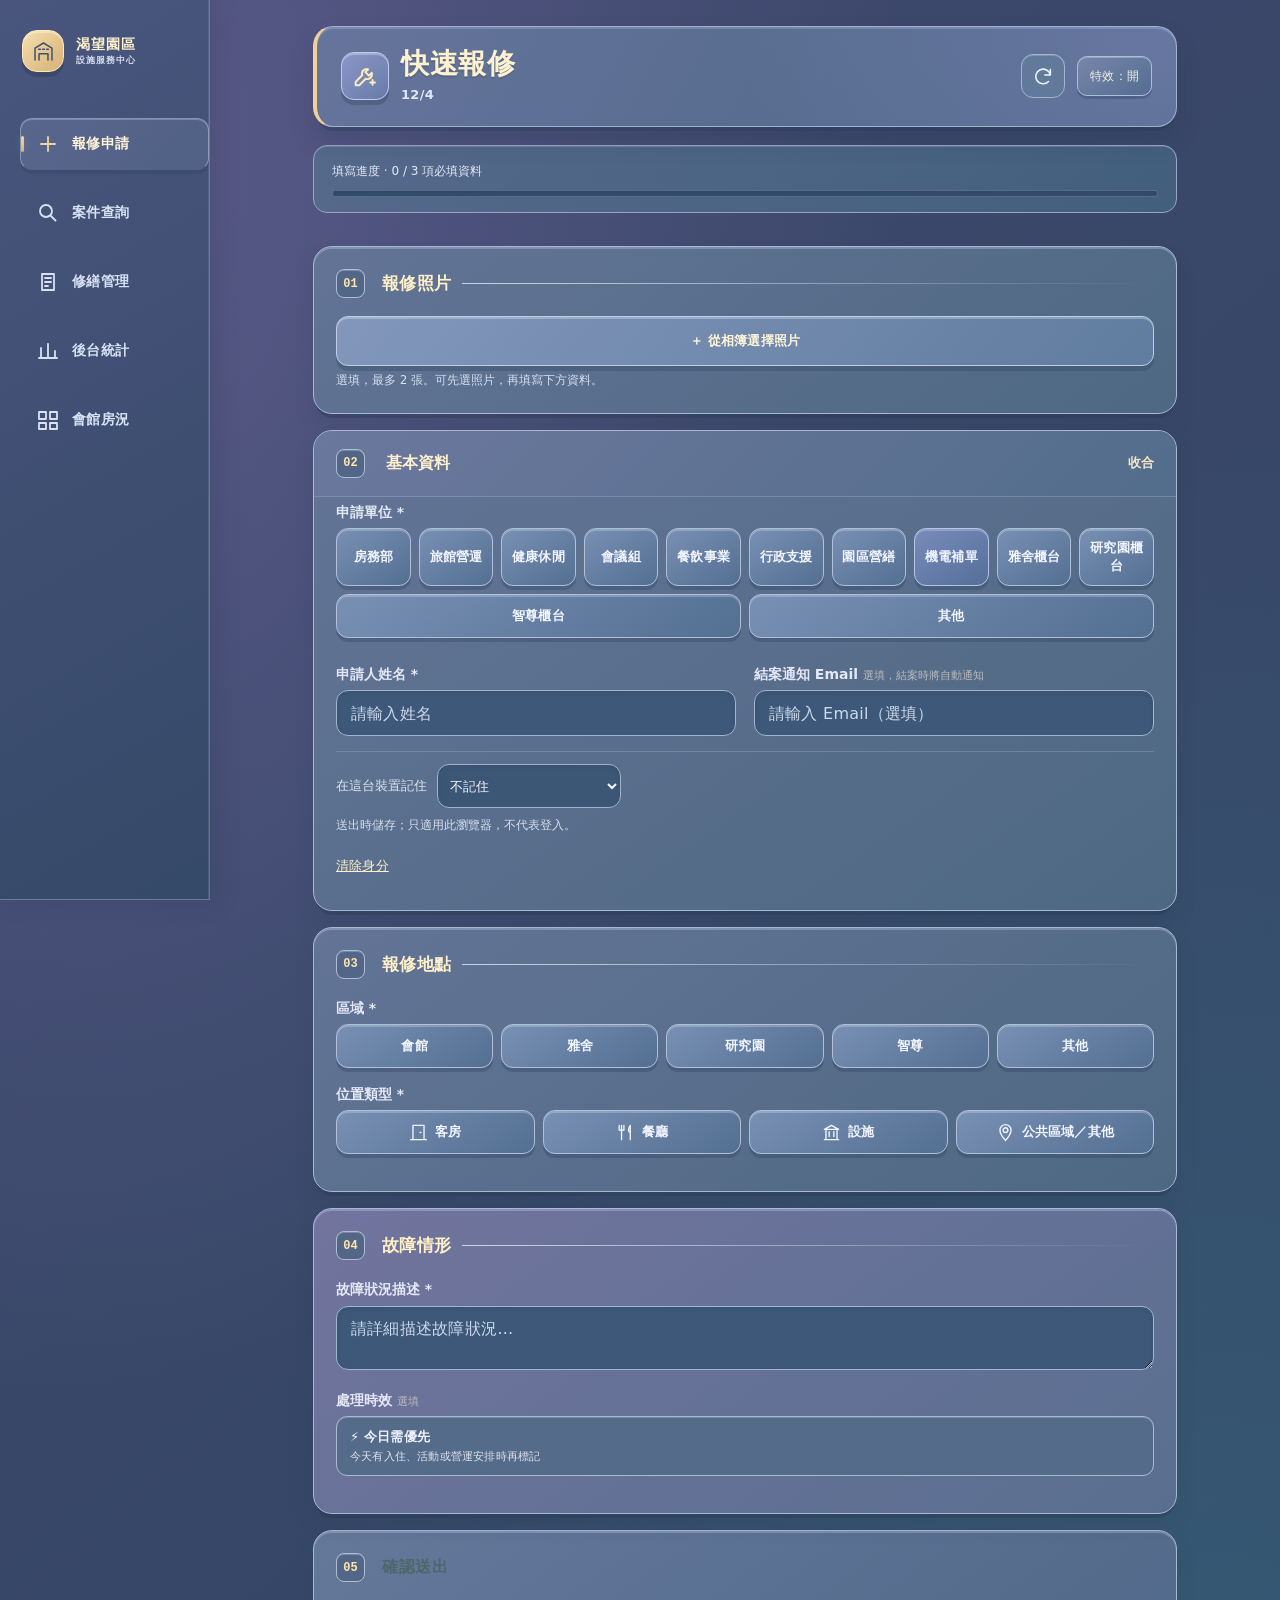
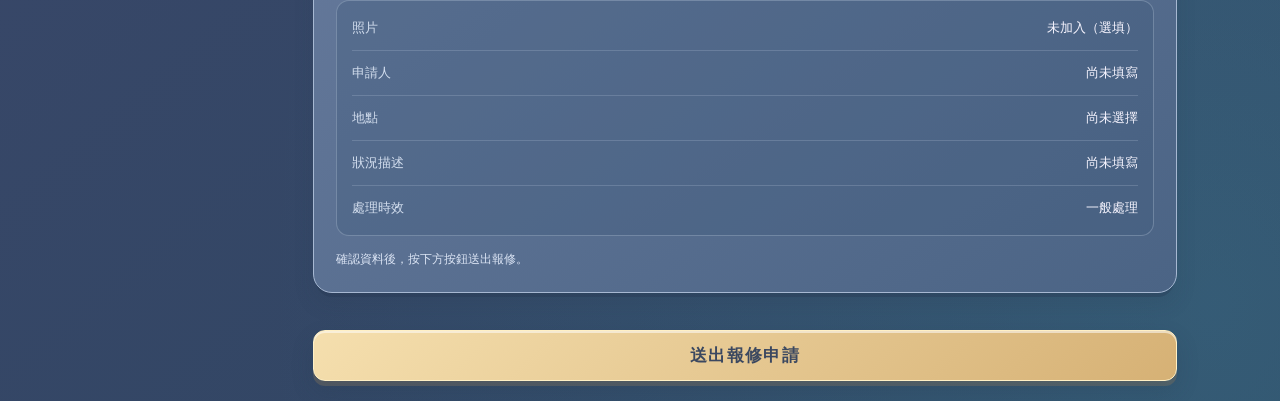
<file: index.html>
<!DOCTYPE html>
<!-- saved from url=(0057)file:///C:/Users/bskao/Downloads/repair_system_new_2.html -->
<html lang="zh-TW"><head><meta http-equiv="Content-Type" content="text/html; charset=UTF-8">

<meta name="viewport" content="width=device-width, initial-scale=1.0">
<title>設施報修系統 · 渴望會館</title>
<link rel="manifest" href="manifest.json">
<link rel="apple-touch-icon" href="icon-192x192.png">
<meta name="apple-mobile-web-app-capable" content="yes">
<meta name="apple-mobile-web-app-status-bar-style" content="default">
<meta name="apple-mobile-web-app-title" content="渴望報修">
<meta name="theme-color" content="#41486e">
<style>
  * { box-sizing: border-box; margin: 0; padding: 0; }
  html, body { width:100%; max-width:100%; overflow-x:hidden; }
  body { font-family: system-ui, -apple-system, BlinkMacSystemFont, 'Segoe UI', 'PingFang TC', 'Microsoft JhengHei UI', 'Microsoft JhengHei', 'Noto Sans TC', sans-serif; font-weight:500; background: #FBF8F4; color: #1a1a1a; min-height: 100vh; }

  /* ── Navigation ── */
  .nav {
    background: #E8761A;
    padding: 0; display: flex; align-items: stretch;
    box-shadow: 0 2px 12px rgba(232,118,26,0.25);
    position: sticky; top: 0; z-index: 50;
  }
  .nav-brand { color: white; font-size: 15px; font-weight: 700; padding: 14px 18px; letter-spacing: 0.03em; display: flex; align-items: center; gap: 7px; }
  .nav-tabs { display: flex; margin-left: auto; }
  .nav-tab { color: rgba(255,255,255,0.75); font-size: 13px; padding: 0 14px; display: flex; align-items: center; cursor: pointer; border-bottom: 3px solid transparent; transition: all 0.15s; font-weight: 500; }
  .nav-tab:hover { color: white; background: rgba(255,255,255,0.12); }
  .nav-tab.active { color: white; border-bottom-color: white; }
  .logout-btn { font-size: 12px; color: rgba(255,255,255,0.65); cursor: pointer; padding: 0 14px; display: flex; align-items: center; border-left: 1px solid rgba(255,255,255,0.2); }
  .logout-btn:hover { color: white; }

  /* ── Stats bar ── */
  .stats-bar { background: #FFFFFF; border-bottom: 1px solid #f2ede8; padding: 9px 14px; display: flex; align-items: center; gap: 14px; flex-wrap: wrap; position: sticky; top: 41px; z-index: 49; box-shadow: 0 1px 4px rgba(0,0,0,0.03); }
  .stats-item { display: flex; align-items: baseline; gap: 5px; font-size: 12px; color: #999; }
  .stats-item b { font-size: 15px; color: #E8761A; font-weight: 700; }
  .stats-item span.val { font-size: 13px; color: #1a1a1a; font-weight: 600; }
  .stats-refresh { margin-left: auto; width: 30px; height: 30px; border-radius: 50%; border: 1.5px solid #f0ece6; background: white; color: #E8761A; font-size: 14px; cursor: pointer; display: flex; align-items: center; justify-content: center; transition: all 0.15s; flex-shrink: 0; }
  .stats-refresh:hover { background: #FEF0E3; border-color: #E8761A; }
  .stats-refresh.spinning { animation: spin 0.7s linear; }
  @keyframes spin { from { transform: rotate(0deg); } to { transform: rotate(360deg); } }

  /* ── Pages ── */
  .page { display: none; padding: 20px 16px; max-width: 700px; margin: 0 auto; }
  .page.active { display: block; }

  /* ── Cards ── */
  .card { background: white; border-radius: 16px; box-shadow: 0 2px 16px rgba(0,0,0,0.07); overflow: hidden; margin-bottom: 16px; }
  .card-header { background: #E8761A; color: white; padding: 13px 18px; font-size: 14px; font-weight: 600; display: flex; align-items: center; gap: 8px; }
  .card-body { padding: 18px; }
  .section-label { font-size: 11px; font-weight: 700; color: #E8761A; text-transform: uppercase; letter-spacing: 0.08em; margin: 0 0 13px; }
  .field { margin-bottom: 15px; }
  .field label { font-size: 12px; color: #666; display: block; margin-bottom: 5px; font-weight: 500; }
  .field input, .field select, .field textarea { width: 100%; padding: 10px 13px; border: 1.5px solid #e8e8e8; border-radius: 10px; font-size: 14px; color: #1a1a1a; background: white; outline: none; transition: border 0.15s; font-family: inherit; }
  .field input:focus, .field select:focus, .field textarea:focus { border-color: #E8761A; }
  .field input[readonly] { background: #f8f6f3; color: #777; cursor: default; }
  .field textarea { resize: vertical; min-height: 82px; }
  .field .hint { font-size: 11px; color: #bbb; margin-top: 4px; }
  .divider { height: 1px; background: #f2ede8; margin: 16px 0; }

  /* ── Location type buttons ── */
  .loc-type-row { display: flex; gap: 8px; margin-bottom: 10px; flex-wrap: wrap; }
  .loc-type-btn { flex: 1; min-width: 70px; padding: 9px 6px; border: 1.5px solid #e8e8e8; border-radius: 10px; background: white; font-size: 13px; cursor: pointer; color: #666; transition: all 0.15s; text-align: center; font-family: inherit; font-weight: 500; }
  .loc-type-btn.unit-electrical { background:#EAF2FB; border-color:#3B7DD8; color:#2C5AA0; } /* 機電補單標示成藍色，跟其他單位按鈕區隔開，方便快速點選 */
  .loc-type-btn.active { background: #E8761A; color: white; border-color: #E8761A; }
  .loc-type-btn:hover:not(.active) { border-color: #E8761A; color: #E8761A; }

  /* ── Buttons ── */
  .btn-primary { width: 100%; padding: 13px; background: #E8761A; color: white; border: none; border-radius: 10px; font-size: 15px; font-weight: 600; cursor: pointer; transition: all 0.15s; font-family: inherit; box-shadow: 0 4px 12px rgba(232,118,26,0.3); }
  .btn-primary:hover { background: #d06815; }
  .btn-primary:active { transform: scale(0.99); }
  .btn-primary:disabled { background: #ccc; box-shadow: none; cursor: not-allowed; }

  /* ── Lock ── */
  .lock-overlay { display:flex; align-items:center; justify-content:center; min-height:260px; }
  .lock-box { background:white; border-radius:18px; box-shadow:0 4px 24px rgba(0,0,0,0.1); padding:32px 28px; width:100%; max-width:320px; text-align:center; }
  .lock-icon { font-size:36px; margin-bottom:12px; }
  .lock-title { font-size:16px; font-weight:700; color:#1a1a1a; margin-bottom:6px; }
  .lock-sub { font-size:12px; color:#bbb; margin-bottom:18px; }
  .lock-input { width:100%; padding:11px 14px; border:1.5px solid #e8e8e8; border-radius:10px; font-size:18px; text-align:center; letter-spacing:0.2em; outline:none; color:#1a1a1a; font-family:inherit; }
  .lock-input:focus { border-color:#E8761A; }
  .lock-btn { width:100%; margin-top:12px; padding:12px; background:#E8761A; color:white; border:none; border-radius:10px; font-size:14px; font-weight:600; cursor:pointer; font-family:inherit; box-shadow:0 4px 12px rgba(232,118,26,0.3); }
  .lock-btn:hover { background:#d06815; }
  .lock-err { font-size:12px; color:#e05252; margin-top:8px; min-height:18px; }

  /* ── Toast ── */
  .toast { position:fixed; bottom:28px; left:50%; transform:translateX(-50%); background:#1a1a1a; color:white; padding:11px 22px; border-radius:10px; font-size:13px; opacity:0; pointer-events:none; transition:opacity 0.3s; z-index:200; white-space:nowrap; box-shadow:0 4px 16px rgba(0,0,0,0.2); }
  .toast.show { opacity:1; }

  /* ── Filters ── */
  .filter-row { display:flex; gap:8px; margin-bottom:12px; }
  .filter-btn { flex:1; padding:9px 4px; border:1.5px solid #e8e8e8; border-radius:10px; background:white; font-size:13px; cursor:pointer; color:#666; transition:all 0.15s; font-family:inherit; font-weight:500; }
  .filter-btn.active { background:#E8761A; color:white; border-color:#E8761A; }
  .filter-btn:hover:not(.active) { border-color:#E8761A; color:#E8761A; }
  .dash-select { font-size:12px; padding:6px 10px; border:1.5px solid #e8e8e8; border-radius:8px; color:#444; background:white; outline:none; font-family:inherit; }
  .dash-select:focus { border-color:#E8761A; }

  /* ── Pagination ── */
  .pagination { display:flex; justify-content:center; align-items:center; gap:5px; margin-top:14px; flex-wrap:wrap; }
  .page-btn { padding:7px 12px; border:1.5px solid #e8e8e8; border-radius:8px; background:white; font-size:13px; cursor:pointer; color:#666; transition:all 0.15s; font-family:inherit; }
  .page-btn.active { background:#E8761A; color:white; border-color:#E8761A; }
  .page-btn:hover:not(.active):not(:disabled) { border-color:#E8761A; color:#E8761A; }
  .page-btn:disabled { opacity:0.35; cursor:not-allowed; }
  .page-ellipsis { font-size:13px; color:#bbb; padding:0 4px; }

  /* ── Case cards ── */
  .case-card { background:white; border-radius:12px; box-shadow:0 2px 12px rgba(0,0,0,0.06); padding:11px 13px; margin-bottom:8px; position:relative; }
  .case-row-top { display:flex; justify-content:space-between; align-items:flex-start; gap:8px; min-width:0; max-width:100%; }
  .case-row-top > :first-child { min-width:0; }
  .case-row-title { min-width:0; max-width:100%; overflow-wrap:anywhere; font-size:14px; font-weight:600; color:#1a1a1a; line-height:1.3; }
  .case-row-meta { min-width:0; width:100%; max-width:100%; font-size:11px; color:#aaa; margin-top:3px; overflow:hidden; text-overflow:ellipsis; white-space:nowrap; }
  .case-row-meta .photo-tag { color:#C05E0A; font-weight:600; }
  .case-row-desc { font-size:12.5px; color:#555; margin-top:5px; line-height:1.4; overflow:hidden; display:-webkit-box; -webkit-line-clamp:2; -webkit-box-orient:vertical; }
  .case-row-note { font-size:11.5px; color:#1E7A3E; margin-top:5px; background:#E6F4EA; border-radius:6px; padding:5px 9px; line-height:1.4; }
  .case-grid { display:grid; grid-template-columns:repeat(auto-fill,minmax(min(320px,100%),1fr)); gap:12px; align-items:start; min-width:0; }
  .case-grid .case-card { margin-bottom:0; }
  @media (max-width:700px) { .case-grid { grid-template-columns:minmax(0,1fr); } }
  .case-card.area-館 { background:#FDEBD0; }
  .case-card.area-雅 { background:#DDE9F7; }
  .case-card.area-研 { background:#D5EDD9; }
  .case-card.area-智 { background:#E8E3F0; }
  .case-card.area-其 { background:#EBEBEB; }
  #caseList { display:grid; width:100%; min-width:0; max-width:100%; grid-template-columns:repeat(2,minmax(0,1fr)); gap:12px; }
  #caseList .case-card { min-width:0; max-width:100%; margin-bottom:0; }
  #caseList .case-card.expanded-card { grid-column: 1 / -1; }
  @media (max-width:700px) { #caseList { grid-template-columns:minmax(0,1fr); } }
  /* 已結案不再用背景色蓋掉區域色：區域色應該不管待處理/已結案都要看得到，
     結案狀態已經有右上角「已結案」標籤和綠色勾勾筆記可以辨識，不需要背景色重複表達，
     也避免跟.area-*規則搶優先權(同樣是兩個class疊加，寫在後面的會贏，導致區域色被蓋掉) */
  .case-card.is-flagged { background:#f5f5f5; opacity:0.72; }
  .case-card.is-flagged .case-title,
  .case-card.is-flagged .case-desc { text-decoration:line-through; color:#bbb; }
  .flag-stamp {
    position:absolute; top:16px; right:16px;
    border:3px solid #C0392B; border-radius:6px;
    color:#C0392B; font-size:15px; font-weight:900;
    padding:4px 10px; letter-spacing:3px;
    transform:rotate(-12deg); transform-origin:center;
    opacity:0.75; pointer-events:none; white-space:nowrap;
    font-family:inherit; line-height:1.4;
  }
  .case-collapsed, .case-expanded { min-width:0; max-width:100%; }
  .case-collapsed { cursor:pointer; border-radius:10px; transition:background 0.15s; margin:-4px; padding:4px; overflow:hidden; }
  .case-collapsed:hover { background:#faf8f5; }
  .case-tap-hint { font-size:11px; color:#ccc; text-align:center; margin-top:10px; padding-top:8px; border-top:1px dashed #f0ece6; }

  /* ── 案件詳情 Side Panel ── */
  #caseDetailPanel {
    position:fixed; top:0; right:0; bottom:0; width:390px;
    background:white; box-shadow:-4px 0 24px rgba(0,0,0,0.15);
    z-index:400; transform:translateX(100%);
    transition:transform 0.28s cubic-bezier(0.4,0,0.2,1);
    display:flex; flex-direction:column; overflow:hidden;
  }
  #caseDetailPanel.open { transform:translateX(0); }
  .panel-header {
    background:var(--navy,#1A3A5C); color:white;
    padding:16px 18px; display:flex; justify-content:space-between; align-items:center;
    flex-shrink:0;
  }
  .panel-body { flex:1; overflow-y:auto; padding:16px; }
  .panel-section { margin-bottom:14px; }
  .panel-label { font-size:11px; color:#bbb; font-weight:600; text-transform:uppercase; letter-spacing:0.5px; margin-bottom:4px; }
  .panel-value { font-size:14px; color:#333; }
  .panel-divider { border:none; border-top:1px solid #f0ece6; margin:12px 0; }
  .drill-row-clickable { cursor:pointer; transition:background 0.15s; }
  .drill-row-clickable:hover { background:#faf0e8; }
  @media (max-width:600px) {
    #caseDetailPanel { width:100%; top:auto; height:80vh; border-radius:18px 18px 0 0;
      transform:translateY(100%); box-shadow:0 -4px 24px rgba(0,0,0,0.15); }
    #caseDetailPanel.open { transform:translateY(0); }
  }
  .case-expand-header { display:flex; justify-content:space-between; align-items:flex-start; cursor:pointer; margin-bottom:10px; padding-bottom:10px; border-bottom:1px solid #f2ede8; transition:opacity 0.15s; }
  .case-expand-header:hover { opacity:0.6; }
  .collapse-hint { font-size:11px; color:#bbb; white-space:nowrap; padding-top:2px; }
  .case-top { display:flex; justify-content:space-between; align-items:flex-start; margin-bottom:6px; }
  .case-id { font-size:11px; color:#bbb; font-weight:500; }
  .case-title { font-size:15px; font-weight:600; color:#1a1a1a; margin:3px 0 4px; }
  .case-meta { font-size:12px; color:#aaa; margin-bottom:9px; }
  .case-desc { font-size:13px; color:#555; background:#faf8f5; border-radius:8px; padding:9px 11px; margin-bottom:11px; border-left:3px solid #E8761A; }
  .badge { font-size:11px; padding:4px 11px; border-radius:20px; font-weight:600; white-space:nowrap; }
  .ppt-btn { font-size:11px; padding:5px 10px; border-radius:8px; font-weight:600; white-space:nowrap; background:#4A90D9; color:white; border:none; cursor:pointer; font-family:inherit; }
  .ppt-btn:disabled { opacity:0.6; cursor:default; }
  .badge.pending { background:#FEF0E3; color:#C05E0A; }
  .badge.done { background:#E6F4EA; color:#2D7A3E; }
  .badge.flagged { background:#f0f0f0; color:#999; }

  /* ── 今日優先：只在真的有當日營運需求時使用，不做高中低多層級 ── */
  .priority-choice { border:1.5px solid #ece7e1; border-radius:12px; padding:12px; background:#fffdfa; }
  .priority-toggle { width:100%; border:1.5px solid #f0c996; background:#fff7ec; color:#a95500; border-radius:10px; padding:10px 12px; font-size:13px; font-weight:700; cursor:pointer; font-family:inherit; text-align:left; }
  .priority-toggle.active { background:#FDE8C8; border-color:#E8761A; box-shadow:0 0 0 2px rgba(232,118,26,.08); }
  .priority-reason-row { display:flex; gap:6px; flex-wrap:wrap; margin-top:9px; }
  .priority-reason-btn { border:1px solid #eadfd2; background:white; color:#666; border-radius:18px; padding:6px 10px; font-size:12px; cursor:pointer; font-family:inherit; }
  .priority-reason-btn.active { background:#E8761A; border-color:#E8761A; color:white; }
  .priority-strip { display:block; min-width:0; max-width:100%; overflow:hidden; text-overflow:ellipsis; white-space:nowrap; background:#fff2dd; border:1px solid #f3c47c; color:#a65300; border-radius:7px; padding:5px 8px; margin-bottom:7px; font-size:11px; font-weight:800; }
  .priority-strip.overdue { background:#fff0e9; border-color:#ef9c78; color:#b13d18; }
  .priority-filter-btn { border:1.5px solid #f0c996; background:#fffaf3; color:#a95500; border-radius:18px; padding:7px 12px; font-size:12px; font-weight:700; cursor:pointer; font-family:inherit; }
  .priority-filter-btn.active { background:#E8761A; border-color:#E8761A; color:white; }

  /* ── Mgr fields ── */
  .mgr-field { margin-bottom:10px; }
  .mgr-advanced-toggle { font-size:12px; color:#1a3a5c; font-weight:600; text-align:center; padding:10px 0 4px; cursor:pointer; border-top:1px dashed #e8e8e8; margin-top:6px; }
  .mgr-advanced-fields { margin-top:8px; }
  .mgr-label { font-size:11px; color:#aaa; display:flex; align-items:center; gap:5px; margin-bottom:5px; font-weight:500; }
  .opt-tag { font-size:10px; color:#bbb; background:#f2f2f2; padding:1px 6px; border-radius:4px; }
  .tooltip-wrap { position:relative; display:inline-flex; }
  .tooltip-icon { font-size:12px; color:#ccc; cursor:default; }
  .tooltip-wrap:hover .tooltip-box { display:block; }
  .tooltip-box { display:none; position:absolute; bottom:calc(100% + 6px); left:50%; transform:translateX(-50%); background:#333; color:white; font-size:11px; padding:5px 9px; border-radius:6px; white-space:nowrap; z-index:10; pointer-events:none; }
  .mgr-field textarea, .mgr-field input[type=text] { width:100%; padding:8px 11px; border:1.5px solid #e8e8e8; border-radius:9px; font-size:13px; outline:none; font-family:inherit; color:#1a1a1a; background:white; }
  .mgr-field textarea { min-height:62px; resize:vertical; }
  .mgr-field textarea:focus, .mgr-field input[type=text]:focus { border-color:#E8761A; }

  /* ── Flag buttons ── */
  .flag-row { display:flex; gap:6px; flex-wrap:wrap; }
  .flag-btn { padding:5px 12px; border:1.5px solid #ccc; border-radius:20px; background:white; font-size:12px; cursor:pointer; color:#555; transition:all 0.15s; font-family:inherit; font-weight:500; }
  .flag-btn.active-flag { background:#E8761A; color:white; border-color:#E8761A; font-weight:600; }
  .flag-btn:hover:not(.active-flag) { border-color:#E8761A; color:#E8761A; }

  .btn-row { display:flex; gap:8px; margin-top:10px; }
  .btn-save { flex:1; padding:9px; background:#E8761A; color:white; border:none; border-radius:9px; font-size:13px; font-weight:600; cursor:pointer; font-family:inherit; }
  .btn-save:hover { background:#d06815; }
  .btn-close-case { flex:1; padding:9px; background:#2D7A3E; color:white; border:none; border-radius:9px; font-size:13px; font-weight:600; cursor:pointer; font-family:inherit; }
  .btn-close-case:hover { background:#246332; }
  .btn-handoff-affairs {
    width:100%; min-height:42px; margin-top:8px; padding:8px 12px; border:1.5px solid #91A8BC; border-radius:9px;
    background:#F5F8FB; color:#234E70; font-size:13px; font-weight:750; cursor:pointer; font-family:inherit;
  }
  .btn-handoff-affairs:hover { background:#EAF1F7; border-color:#5F819E; }
  .btn-handoff-affairs:disabled { opacity:.58; cursor:not-allowed; }
  .btn-reopen { flex:1; padding:9px; background:#f0f0f0; color:#666; border:none; border-radius:9px; font-size:13px; font-weight:600; cursor:pointer; font-family:inherit; }
  .btn-reopen:hover { background:#e5e5e5; }

  /* ── Dashboard ── */
  .stats-grid { display:grid; grid-template-columns:repeat(2,1fr); gap:10px; margin-bottom:14px; }
  .stat-card { background:white; border-radius:14px; box-shadow:0 2px 12px rgba(0,0,0,0.06); padding:16px; text-align:center; position:relative; overflow:hidden; border-left:4px solid transparent; }
  .stat-card.tint-navy { background:linear-gradient(135deg,#fbfcfe 0%,#eef3f8 100%); border-left-color:#1a3a5c; }
  .stat-card.tint-red { background:linear-gradient(135deg,#fffbfa 0%,#fdecea 100%); border-left-color:#E0524D; }
  .stat-card.tint-green { background:linear-gradient(135deg,#fafdfb 0%,#e9f5ed 100%); border-left-color:#2D7A3E; }
  .stat-num { font-size:28px; font-weight:700; }
  .stat-num.orange { color:#E8761A; }
  .stat-num.green { color:#2D7A3E; }
  .stat-num.navy { color:#1a3a5c; }
  .stat-num.gray { color:#aaa; }
  .stat-num.red { color:#E0524D; }
  .stat-card.rate-card {
    background: linear-gradient(135deg, #E8761A 0%, #F4A24A 100%);
    box-shadow: 0 6px 20px rgba(232,118,26,0.35);
    border-left: none;
    transform: scale(1.03);
  }
  .stat-card.rate-card::before {
    content: '';
    position: absolute;
    top: -30px; right: -30px;
    width: 100px; height: 100px;
    background: rgba(255,255,255,0.15);
    border-radius: 50%;
  }
  .stat-card.rate-card::after {
    content: '';
    position: absolute;
    bottom: -25px; left: -25px;
    width: 70px; height: 70px;
    background: rgba(255,255,255,0.1);
    border-radius: 50%;
  }
  .stat-card.rate-card .stat-num { color: white; position: relative; z-index: 1; font-size: 34px; }
  .stat-card.rate-card .stat-label { color: rgba(255,255,255,0.9); position: relative; z-index: 1; font-weight:600; }
  .stat-label { font-size:12px; color:#bbb; margin-top:4px; font-weight:500; }
  .chart-wrap { background:white; border-radius:14px; box-shadow:0 2px 12px rgba(0,0,0,0.06); padding:18px; margin-bottom:14px; }
  .chart-title { font-size:13px; font-weight:700; margin-bottom:14px; color:#1a1a1a; }
  .bar-row { display:flex; align-items:center; gap:10px; margin-bottom:10px; font-size:12px; }
  .bar-label { width:54px; color:#666; text-align:right; flex-shrink:0; }
  .bar-track { flex:1; background:#f2ede8; border-radius:5px; height:16px; overflow:hidden; }
  .bar-fill { height:100%; border-radius:5px; transition:width 0.5s ease; min-width:4px; }
  .bar-val { width:28px; color:#444; font-weight:600; }

  /* ── Time filter ── */
  .time-filter-row { display:flex; gap:6px; flex-wrap:wrap; margin-bottom:14px; }
  .time-btn { padding:7px 13px; border:1.5px solid #e8e8e8; border-radius:20px; background:white; font-size:12px; cursor:pointer; color:#666; transition:all 0.15s; font-family:inherit; font-weight:500; }
  .time-btn.active { background:#E8761A; color:white; border-color:#E8761A; }
  .time-btn:hover:not(.active) { border-color:#E8761A; color:#E8761A; }
  .custom-range { display:flex; gap:8px; align-items:center; margin-bottom:14px; }
  .custom-range input { padding:7px 10px; border:1.5px solid #e8e8e8; border-radius:9px; font-size:12px; color:#444; outline:none; font-family:inherit; }
  .custom-range input:focus { border-color:#E8761A; }
  .custom-range span { font-size:12px; color:#aaa; }

  /* ── Loc table ── */
  .loc-entry { margin-bottom:13px; padding-bottom:13px; border-bottom:1px solid #f2ede8; }
  .loc-entry:last-child { border-bottom:none; margin-bottom:0; padding-bottom:0; }
  .loc-top { display:flex; justify-content:space-between; align-items:center; margin-bottom:5px; }
  .loc-name { font-size:13px; font-weight:600; color:#1a1a1a; }
  .loc-area-tag { font-size:11px; color:#888; margin-left:6px; }
  .loc-badges { display:flex; gap:5px; flex-shrink:0; }
  .lb-p { font-size:11px; padding:2px 8px; border-radius:20px; background:#FEF0E3; color:#C05E0A; font-weight:600; }
  .lb-d { font-size:11px; padding:2px 8px; border-radius:20px; background:#E6F4EA; color:#2D7A3E; font-weight:600; }

  /* ── Recent ── */
  .recent-item { display:flex; justify-content:space-between; align-items:center; padding:9px 0; border-bottom:1px solid #f2ede8; font-size:13px; }
  .recent-item:last-child { border-bottom:none; }

  /* ── Public query ── */
  .pub-card { background:white; border-radius:14px; box-shadow:0 2px 12px rgba(0,0,0,0.06); padding:14px; margin-bottom:10px; }
  .pub-card.is-flagged { background:#f5f5f5; opacity:0.65; }
  .pub-card.is-flagged .pub-title,
  .pub-card.is-flagged .pub-desc { text-decoration:line-through; color:#bbb; }
  .pub-title { font-size:14px; font-weight:600; color:#1a1a1a; margin:3px 0 3px; }
  .pub-meta { font-size:12px; color:#bbb; margin-bottom:8px; }
  .pub-desc { font-size:13px; color:#666; background:#faf8f5; border-radius:8px; padding:8px 11px; border-left:3px solid #E8761A; }
  .pub-note { font-size:13px; color:#246332; margin-top:11px; background:#EEF7F0; border-radius:8px; padding:10px 12px; border-left:3px solid #2D7A3E; line-height:1.5; }
  .pub-note-label { font-size:11px; color:#2D7A3E; font-weight:700; margin-bottom:3px; display:flex; align-items:center; gap:5px; }

  .empty-state { text-align:center; color:#ccc; padding:40px 0; font-size:14px; }

  /* ── Photo Upload ── */
  .photo-upload-area { display:flex; gap:8px; flex-wrap:wrap; margin-top:6px; }
  .photo-slot { width:160px; height:160px; border:1.5px dashed #e8e8e8; border-radius:10px; display:flex; align-items:center; justify-content:center; cursor:pointer; position:relative; overflow:hidden; background:#faf8f5; transition:border 0.15s; flex-shrink:0; }
  .photo-slot:hover { border-color:#E8761A; }
  .photo-slot img { width:100%; height:100%; object-fit:contain; object-position:center; border-radius:9px; background:#EAF0F4; }
  .photo-slot .photo-add { font-size:32px; color:#ccc; }
  .photo-slot .photo-loading { font-size:18px; color:#ccc; }
  .photo-del { position:absolute; top:2px; right:2px; width:20px; height:20px; background:rgba(0,0,0,0.55); color:white; border-radius:50%; font-size:12px; display:flex; align-items:center; justify-content:center; cursor:pointer; z-index:1; }
  .photo-preview-wrap { display:flex; gap:8px; flex-wrap:wrap; margin-top:6px; }
  .photo-count-hint { font-size:11px; color:#C05E0A; background:#FEF0E3; display:inline-block; padding:3px 10px; border-radius:20px; margin-top:6px; margin-right:6px; font-weight:600; }
  .photo-preview-img { width:160px; height:160px; object-fit:contain; object-position:center; background:#EAF0F4; border-radius:10px; cursor:pointer; box-shadow:0 2px 8px rgba(0,0,0,0.1); }
  .photo-library-pick {
    width:100%; min-height:48px; border:1.5px dashed #C9D8E3; border-radius:12px;
    background:linear-gradient(145deg,#F8FBFD,#EEF4F7); color:#315E8A;
    font-size:13px; font-weight:750; cursor:pointer; font-family:inherit;
  }
  .photo-library-pick:disabled { cursor:default; opacity:.68; }
  .photo-library-preview { display:grid; grid-template-columns:repeat(2,minmax(0,1fr)); gap:8px; margin-top:8px; }
  .photo-library-preview:empty { display:none; }
  /* V3.9.4 完整縮圖：固定適中高度但不裁切內容；單張照片自動橫跨整列。 */
  .photo-library-thumb { position:relative; height:clamp(160px,16vw,220px); border-radius:11px; overflow:hidden; background:#EAF0F4; border:1px solid #D9E4EB; display:flex; align-items:center; justify-content:center; }
  .photo-library-thumb:only-child { grid-column:1/-1; }
  .photo-library-thumb img { display:block; width:100%; height:100%; object-fit:contain; object-position:center; background:#EAF0F4; }
  .photo-library-remove {
    position:absolute; top:5px; right:5px; width:28px; height:28px; border:0; border-radius:50%;
    background:rgba(17,36,51,.78); color:#fff; cursor:pointer; font-size:17px;
  }

  /* ── Export Modal ── */
  .export-range-btn { padding:9px; border:1.5px solid #e8e8e8; border-radius:9px; background:white; font-size:13px; cursor:pointer; color:#666; transition:all 0.15s; font-family:inherit; font-weight:500; width:100%; }
  .export-range-btn.active-export { background:#1a3a5c; color:white; border-color:#1a3a5c; }
  .export-range-btn:hover:not(.active-export) { border-color:#1a3a5c; color:#1a3a5c; }

  /* ── Pie Chart ── */
  .pie-wrap { display:flex; align-items:center; gap:24px; flex-wrap:wrap; }
  .pie-canvas-wrap { position:relative; flex-shrink:0; }
  .pie-legend { flex:1; min-width:140px; }
  .pie-legend-item { display:flex; align-items:center; gap:8px; margin-bottom:8px; font-size:13px; }
  .pie-legend-dot { width:12px; height:12px; border-radius:50%; flex-shrink:0; }
  .pie-legend-label { color:#444; flex:1; }
  .pie-legend-val { color:#aaa; font-size:12px; }

  /* V3.4.3 維修類別：手機先看完整文字；圓餅與圖例上下排列，不再互相搶寬度 */
  .case-type-title { display:flex; align-items:center; justify-content:space-between; gap:10px; }
  .case-type-title-main { display:flex; align-items:center; gap:7px; min-width:0; }
  .case-type-title-chip { flex:0 0 auto; padding:3px 8px; border-radius:20px; background:#F2F5F8; color:#45627E; font-size:10px; font-weight:750; }
  .case-type-title-note { color:#aaa; font-size:10.5px; font-weight:450; white-space:nowrap; }
  .case-type-chart-shell .pie-wrap {
    display:grid; grid-template-columns:180px minmax(0,1fr); align-items:center; gap:18px;
  }
  .case-type-chart-shell .pie-canvas-wrap { justify-self:center; }
  .case-type-chart-shell .pie-canvas-wrap svg { display:block; }
  .case-type-chart-shell .pie-legend {
    width:100%; min-width:0; display:grid; grid-template-columns:repeat(3,minmax(0,1fr)); gap:7px;
  }
  .case-type-chart-shell .pie-legend-item {
    min-width:0; min-height:44px; margin:0; padding:7px 9px; border:1px solid #EEE9E3; border-radius:10px;
    background:#FCFBFA; display:grid; grid-template-columns:12px minmax(0,1fr); grid-template-rows:auto auto;
    column-gap:8px; row-gap:1px; align-content:center; transition:border-color .15s ease, background .15s ease, transform .15s ease;
  }
  .case-type-chart-shell .pie-legend-item:hover { border-color:#DCCFC2; background:#fff; transform:translateY(-1px); }
  .case-type-chart-shell .pie-legend-item.is-zero { opacity:.46; cursor:default!important; }
  .case-type-chart-shell .pie-legend-item.is-zero:hover { border-color:#EEE9E3; background:#FCFBFA; transform:none; }
  .case-type-chart-shell .pie-legend-dot { grid-column:1; grid-row:1 / span 2; align-self:center; width:11px; height:11px; }
  .case-type-chart-shell .pie-legend-label {
    grid-column:2; grid-row:1; min-width:0; overflow:visible; white-space:nowrap; color:#2F2C29; font-size:12.5px; font-weight:800;
  }
  .case-type-chart-shell .pie-legend-val {
    grid-column:2; grid-row:2; min-width:0; white-space:nowrap; color:#8F8882; font-size:10.5px; font-weight:600; line-height:1.25;
  }
  .case-type-other-panel { margin-top:13px; border:1px solid #E7E1DA; border-radius:13px; background:#FAF8F5; overflow:hidden; }
  .case-type-other-toggle {
    width:100%; border:0; background:transparent; padding:11px 13px; display:flex; align-items:center;
    justify-content:space-between; gap:12px; cursor:pointer; color:#403B36; font-family:inherit; text-align:left;
  }
  .case-type-other-toggle:hover { background:#F5F1EC; }
  .case-type-other-heading { display:flex; align-items:center; gap:8px; min-width:0; }
  .case-type-other-icon { width:28px; height:28px; border-radius:9px; display:flex; align-items:center; justify-content:center; background:#ECE9E5; color:#777; font-size:13px; flex:0 0 auto; }
  .case-type-other-name { font-size:12.5px; font-weight:800; color:#47413C; }
  .case-type-other-summary { display:block; margin-top:2px; font-size:10.5px; color:#999; }
  .case-type-other-action { flex:0 0 auto; display:flex; align-items:center; gap:6px; color:#8A8179; font-size:11px; font-weight:650; }
  .case-type-other-arrow { transition:transform .18s ease; }
  .case-type-other-panel.open .case-type-other-arrow { transform:rotate(180deg); }
  .case-type-other-preview { display:flex; gap:5px; flex-wrap:wrap; padding:0 13px 11px 49px; }
  .case-type-topic-chip { padding:4px 7px; border-radius:16px; background:#fff; border:1px solid #E9E3DD; color:#777; font-size:10.5px; }
  .case-type-other-body { max-height:360px; overflow-y:auto; overscroll-behavior:contain; padding:2px 11px 11px; border-top:1px solid #EDE7E1; }
  .case-type-topic-grid { display:grid; grid-template-columns:repeat(2,minmax(0,1fr)); gap:6px; margin-top:9px; }
  .case-type-topic-item {
    min-width:0; border:1px solid #E9E3DD; background:#fff; border-radius:9px; padding:8px 9px;
    display:flex; align-items:center; gap:7px; cursor:pointer; font-family:inherit; text-align:left;
  }
  .case-type-topic-item:hover { border-color:#D8C9BB; background:#FFFEFD; }
  .case-type-topic-rank { color:#C3BBB3; font-size:9.5px; font-weight:750; width:17px; flex:0 0 auto; }
  .case-type-topic-name { min-width:0; flex:1; overflow:hidden; text-overflow:ellipsis; white-space:nowrap; color:#514A44; font-size:11.5px; font-weight:650; }
  .case-type-topic-count { flex:0 0 auto; color:#A25C1D; font-size:10.5px; font-weight:750; }
  .case-type-other-more { width:100%; margin-top:7px; border:0; border-radius:8px; padding:8px; background:#EFEAE5; color:#716961; font:650 11px/1 inherit; cursor:pointer; }
  .case-type-other-more:hover { background:#E8E1DA; }
  @media (max-width: 480px) { .pie-chart-grid { grid-template-columns: 1fr !important; } }
  @media (max-width: 600px) {
    .pie-chart-grid { grid-template-columns: 1fr !important; }
    .case-type-title { align-items:flex-start; }
    .case-type-title-note { display:none; }
    .case-type-chart-shell .pie-wrap { grid-template-columns:minmax(0,1fr); gap:10px; }
    .case-type-chart-shell .pie-canvas-wrap { justify-self:center; margin:0; }
    .case-type-chart-shell .pie-canvas-wrap svg { width:150px; height:150px; }
    .case-type-chart-shell .pie-legend { grid-template-columns:repeat(3,minmax(0,1fr)); gap:6px; }
    .case-type-chart-shell .pie-legend-item { min-height:43px; padding:6px; grid-template-columns:10px minmax(0,1fr); column-gap:6px; }
    .case-type-chart-shell .pie-legend-dot { width:10px; height:10px; }
    .case-type-chart-shell .pie-legend-label { font-size:13px; }
    .case-type-chart-shell .pie-legend-val { font-size:10.5px; }
    .case-type-topic-grid { grid-template-columns:1fr; }
    .case-type-other-body { max-height:330px; }
  }
  @media (max-width: 360px) {
    .case-type-chart-shell .pie-legend { grid-template-columns:repeat(2,minmax(0,1fr)); }
  }
  #normPreview { display:none; margin-top:5px; font-size:12px; color:#E8761A; background:#FEF0E3; border-radius:7px; padding:5px 10px; }
  .dash-filter-row { display:flex; justify-content:space-between; align-items:center; margin-bottom:14px; }


  /* ══════════════ Performance V3.3 UI Refinement ══════════════ */
  :root { --app-sticky-top: 88px; --ui-border:#ece7e1; --ui-soft:#f7f4f0; --ui-shadow:0 3px 16px rgba(35,28,22,0.055); }
  body { background:#F8F6F3; }
  .page { max-width:760px; }
  .card, .chart-wrap, .stat-card { box-shadow:var(--ui-shadow); border:1px solid rgba(231,225,218,.75); }
  .card-header { background:linear-gradient(135deg,#E8761A,#F08A2D); }
  .field label { color:#555; font-weight:600; }
  .field input, .field select, .field textarea { min-height:44px; border-color:#e5e1dc; }
  .loc-type-btn, .filter-btn, .time-btn, .page-btn { min-height:42px; }
  .btn-primary { min-height:48px; border-radius:12px; }

  /* 修繕管理：篩選工具列固定、但視覺保持輕量 */
  .mgr-toolbar {
    position:sticky; top:var(--app-sticky-top); z-index:35;
    margin:0 -4px 10px; padding:6px 4px;
    background:rgba(248,246,243,.94); backdrop-filter:blur(10px); -webkit-backdrop-filter:blur(10px);
    border-bottom:1px solid rgba(226,219,211,.9);
  }
  .mgr-toolbar-top { display:flex; align-items:center; justify-content:space-between; gap:8px; margin-bottom:9px; }
  .mgr-toolbar-actions { display:flex; gap:7px; align-items:center; }
  .print-label-short { display:none; }
  .mgr-print-btn { min-height:38px!important; padding:7px 11px!important; border-radius:10px!important; box-shadow:none!important; }
  .mgr-result-summary { font-size:11px; color:#8b847e; min-height:18px; margin:2px 2px 0; display:flex; align-items:center; gap:6px; }
  .mgr-result-summary b { color:#4d4945; font-size:12px; }

  /* 案件卡：白底為主，區域改成左側識別線，減少大片底色疲勞 */
  #caseList { gap:10px; }
  #caseList .case-card {
    background:#fff !important; border:1px solid var(--ui-border); border-left:4px solid #aaa;
    border-radius:14px; box-shadow:0 2px 10px rgba(27,22,18,.045); padding:12px 13px;
    transition:box-shadow .15s ease, transform .15s ease, border-color .15s ease;
  }
  #caseList .case-card.area-館 { border-left-color:#E8761A; }
  #caseList .case-card.area-雅 { border-left-color:#315E8A; }
  #caseList .case-card.area-研 { border-left-color:#2D7A3E; }
  #caseList .case-card.area-智 { border-left-color:#8B5CF6; }
  #caseList .case-card.area-其 { border-left-color:#9A9A9A; }
  #caseList .case-card:hover { box-shadow:0 5px 18px rgba(27,22,18,.075); }
  #caseList .case-card.expanded-card { box-shadow:0 8px 24px rgba(27,22,18,.09); border-color:#e3ddd6; }
  #caseList .case-card.is-flagged { background:#f7f7f7!important; opacity:.72; }
  .case-row-title { font-size:14.5px; line-height:1.42; letter-spacing:.005em; }
  .case-row-desc { font-size:13px; color:#45413e; margin-top:7px; line-height:1.48; -webkit-line-clamp:2; }
  .case-row-meta { margin-top:5px; color:#9b948e; }
  .case-row-note { margin-top:8px; background:#F1F8F3; color:#246B38; border:1px solid #DCEEDF; padding:6px 9px; }
  .case-row-note::before { content:'處理：'; color:#6b8e74; font-weight:500; }
  .case-row-note { font-weight:600; }
  .case-row-note .note-icon { display:none; }
  .badge { padding:4px 10px; }
  .priority-strip { border-radius:8px; }
  .meta-caseid { color:#c1bbb5; font-size:10.5px; margin-right:4px; }

  /* Dashboard：待處理成為視覺主角，其他卡片降低裝飾 */
  .stats-grid { gap:9px; }
  .stat-card { padding:14px 12px; min-height:88px; display:flex; flex-direction:column; align-items:center; justify-content:center; }
  .stat-card.tint-red { background:#FFF8F6; border-left-color:#E0524D; }
  .stat-card.tint-red .stat-num { font-size:36px; }
  .stat-card.tint-navy, .stat-card.tint-green { background:#fff; }
  .stat-card.rate-card { transform:none; background:#fff; box-shadow:var(--ui-shadow); border:1px solid rgba(231,225,218,.75); border-left:4px solid #E8761A; }
  .stat-card.rate-card::before, .stat-card.rate-card::after { display:none; }
  .stat-card.rate-card .stat-num { color:#E8761A; font-size:30px; }
  .stat-card.rate-card .stat-label { color:#999; }
  .chart-wrap { padding:15px; }
  .chart-title { margin-bottom:11px; }
  .loc-top { min-height:38px; }
  .lb-p { background:#FFF0EA; color:#B84D2E; }

  /* Skeleton：第一次真的沒有本機資料時，先顯示結構而不是空白文字 */
  .case-skeleton-grid { grid-column:1/-1; display:grid; grid-template-columns:1fr 1fr; gap:10px; }
  .case-skeleton { height:108px; background:white; border:1px solid var(--ui-border); border-radius:14px; padding:14px; overflow:hidden; position:relative; }
  .case-skeleton::after { content:''; position:absolute; inset:0; transform:translateX(-100%); background:linear-gradient(90deg,transparent,rgba(238,233,227,.7),transparent); animation:uiSkeleton 1.35s infinite; }
  .sk-line { height:10px; border-radius:8px; background:#eee9e4; margin-bottom:10px; }
  .sk-line.w65 { width:65%; } .sk-line.w35 { width:35%; } .sk-line.w85 { width:85%; }
  @keyframes uiSkeleton { 100% { transform:translateX(100%); } }

  /* 表單：手機填寫後才讓送出鈕黏在底部，拍照切App流程不增加任何API */
  #submitBtn { transition:box-shadow .18s ease, transform .15s ease; }
  .form-validation-flash { animation:validationFlash .8s ease; }
  @keyframes validationFlash { 0%,100%{box-shadow:none} 35%{box-shadow:0 0 0 4px rgba(232,118,26,.16)} }
  .draft-restored-hint { font-size:11px; color:#7a736d; background:#F5F1EC; padding:5px 9px; border-radius:8px; display:inline-flex; margin:0 0 10px; }

  @media (max-width:700px) {
    .nav, .stats-bar, .page { width:100%; max-width:100%; }
    .page { min-width:0; padding:14px 11px 22px; overflow-x:hidden; }
    #page-mgr, #page-mgr .mgr-toolbar, #page-mgr .mgr-toolbar-top { min-width:0; max-width:100%; }
    .mgr-toolbar-top { flex-wrap:wrap; }
    .mgr-result-summary { min-width:0; flex:1 1 100px; overflow:hidden; }
    .mgr-toolbar-actions { min-width:0; max-width:100%; flex:0 1 auto; }
    .nav-tab { min-height:48px; padding-left:10px; padding-right:10px; }
    .logout-btn { min-width:44px; justify-content:center; }
    .filter-btn, .loc-type-btn, .time-btn, .page-btn, .priority-filter-btn { min-height:44px; }
    .mgr-toolbar { margin:-2px -3px 10px; padding:7px 3px 8px; }
    .mgr-toolbar-top { margin-bottom:7px; }
    .mgr-print-btn .print-label-long { display:none; }
    .mgr-print-btn .print-label-short { display:inline; }
    #mgr-area-row { width:100%; min-width:0; max-width:100%; flex-wrap:nowrap!important; overflow-x:auto; overflow-y:hidden; padding-bottom:2px; scrollbar-width:none; -webkit-overflow-scrolling:touch; }
    #mgr-area-row::-webkit-scrollbar { display:none; }
    #mgr-area-row .filter-btn { flex:0 0 auto!important; min-width:64px; }
    #page-form #submitBtn { position:static; bottom:auto; z-index:auto; }
    .case-skeleton-grid { grid-template-columns:minmax(0,1fr); }
    #caseList, #caseList .case-card, .case-collapsed, .case-row-top, .case-row-meta, .case-row-note { min-width:0; max-width:100%; }
    .case-row-note { overflow-wrap:anywhere; }
    .toast { max-width:calc(100vw - 28px); white-space:normal; text-align:center; }
  }

  .nav-short { display:none; }
  .brand-icon { flex:0 0 auto; }
  @media (max-width:600px) {
    .nav { align-items:stretch; }
    .nav-brand { padding:10px 8px 10px 10px; gap:4px; font-size:12px; max-width:92px; line-height:1.15; }
    .brand-name { display:block; }
    .nav-tabs { flex:1; min-width:0; }
    .nav-tab { flex:1; justify-content:center; padding:0 5px; font-size:12px; min-width:48px; }
    .nav-long { display:none; }
    .nav-short { display:inline; }
    .logout-btn { padding:0 8px; font-size:0; }
    .logout-btn::after { content:'↪'; font-size:16px; }
    .stats-bar { padding-top:6px; padding-bottom:6px; }
  }

  /* ══════════════ Performance V3.4 快速結案 ══════════════ */
  .case-quick-close {
    margin-top:9px; width:100%; min-height:38px; border:1px solid #b9dcc2; border-radius:10px;
    background:#F1F8F3; color:#246B38; font-size:12px; font-weight:800; cursor:pointer; font-family:inherit;
  }
  .case-quick-close:hover { background:#E5F3E9; border-color:#7EBE8D; }
  .sync-badge { background:#EEF3F8!important; color:#315E8A!important; }
  .sync-badge.failed { background:#FFF0ED!important; color:#B3432B!important; }

  .quick-close-backdrop {
    display:none; position:fixed; inset:0; z-index:520; background:rgba(20,18,16,.48);
    align-items:flex-end; justify-content:center; padding:18px;
  }
  .quick-close-backdrop.open { display:flex; }
  .quick-close-sheet {
    width:min(560px,100%); max-height:min(90vh,760px); overflow-y:auto; background:#fff;
    border-radius:20px; box-shadow:0 18px 60px rgba(0,0,0,.24); padding:18px;
  }
  .quick-close-head { display:flex; justify-content:space-between; gap:12px; align-items:flex-start; margin-bottom:14px; }
  .quick-close-title { font-size:17px; font-weight:850; color:#222; }
  .quick-close-case { margin-top:4px; font-size:12px; color:#817970; line-height:1.45; }
  .quick-close-x { width:36px; height:36px; border:0; border-radius:50%; background:#F3F0EC; color:#746C64; font-size:20px; cursor:pointer; }
  .quick-section { margin-top:14px; }
  .quick-label { font-size:12px; font-weight:800; color:#555; margin-bottom:7px; }
  .quick-required { color:#C84D38; font-size:10px; margin-left:4px; }
  .quick-photo-pick {
    width:100%; min-height:48px; border:1.5px dashed #D8CFC6; border-radius:12px; background:#FBF9F6;
    color:#705E50; font-size:13px; font-weight:750; cursor:pointer; font-family:inherit;
  }
  .quick-photo-preview { display:grid; grid-template-columns:1fr 1fr; gap:8px; margin-top:8px; }
  .quick-photo-thumb { position:relative; height:clamp(150px,15vw,190px); border-radius:11px; overflow:hidden; background:#EEEFF0; border:1px solid #E0E3E5; display:flex; align-items:center; justify-content:center; }
  .quick-photo-thumb:only-child { grid-column:1/-1; }
  .quick-photo-thumb img { display:block; width:100%; height:100%; object-fit:contain; object-position:center; background:#EEEFF0; }
  .quick-photo-remove { position:absolute; top:5px; right:5px; width:28px; height:28px; border:0; border-radius:50%; background:rgba(25,25,25,.72); color:#fff; cursor:pointer; font-size:17px; }
  .quick-chip-row { display:flex; gap:7px; flex-wrap:wrap; }
  .quick-chip {
    min-height:38px; padding:7px 12px; border:1.5px solid #DED8D1; border-radius:20px; background:#fff;
    color:#555; font-size:12px; font-weight:650; cursor:pointer; font-family:inherit;
  }
  .quick-chip.active { background:#1A3A5C; border-color:#1A3A5C; color:#fff; }
  .quick-chip.closer.active { background:#E8761A; border-color:#E8761A; }
  .case-type-picker { width:100%; }
  .case-type-group-row { display:grid; grid-template-columns:repeat(3,minmax(0,1fr)); gap:7px; }
  .case-type-group-btn {
    min-width:0; min-height:42px; padding:7px 6px; border:1.5px solid #D7E1E8; border-radius:11px; background:#F8FAFB;
    color:#40586C; font-size:13px; font-weight:750; cursor:pointer; font-family:inherit; text-align:center;
    display:flex; flex-direction:column; align-items:center; justify-content:center; gap:2px; transition:all .15s ease;
  }
  .case-type-group-btn:hover { border-color:#E8761A; color:#C65F0D; }
  .case-type-group-btn.open { border-color:#E8761A; background:#FFF4E9; color:#B9570A; }
  .case-type-group-btn.selected { border-color:#173B57; background:#173B57; color:#fff; }
  .case-type-group-btn.selected.open { border-color:#E8761A; background:#E8761A; }
  .case-type-group-value { max-width:100%; font-size:10.5px; line-height:1.15; font-weight:650; opacity:.82; overflow:hidden; text-overflow:ellipsis; white-space:nowrap; }
  .case-type-option-panel {
    display:none; margin-top:8px; padding:9px; border:1px solid #DCE5EB; border-radius:12px; background:#F5F8FA;
    grid-template-columns:repeat(3,minmax(0,1fr)); gap:7px;
  }
  .case-type-option-panel.open { display:grid; }
  .case-type-option {
    min-width:0; min-height:39px; padding:7px 5px; border:1px solid #D4DEE5; border-radius:10px; background:#fff;
    color:#465B6C; font-size:12px; font-weight:650; cursor:pointer; font-family:inherit; text-align:center;
  }
  .case-type-option:hover { border-color:#E8761A; color:#C65F0D; }
  .case-type-option.active { border-color:#E8761A; background:#E8761A; color:#fff; font-weight:750; }
  .quick-note { width:100%; min-height:82px; padding:10px 12px; border:1.5px solid #E2DDD7; border-radius:11px; resize:vertical; font:13px/1.5 inherit; outline:none; }
  .quick-note:focus { border-color:#E8761A; }
  .quick-close-submit { width:100%; min-height:50px; margin-top:18px; border:0; border-radius:12px; background:#2D7A3E; color:#fff; font-size:15px; font-weight:850; cursor:pointer; font-family:inherit; box-shadow:0 5px 16px rgba(45,122,62,.24); }
  .quick-close-submit:disabled { background:#AAB9AE; box-shadow:none; }
  .quick-handoff-submit {
    width:100%; min-height:48px; margin-top:10px; border:1.5px solid #7795AE; border-radius:12px;
    background:#F4F8FB; color:#234E70; font-size:14px; font-weight:820; cursor:pointer; font-family:inherit;
  }
  .quick-handoff-submit:disabled { opacity:.58; cursor:not-allowed; }
  .quick-handoff-help { margin-top:6px; color:#6F8292; font-size:11px; line-height:1.45; text-align:center; }
  .quick-help { margin-top:7px; color:#999; font-size:11px; text-align:center; }

  .close-sync-tray {
    display:none; position:fixed; right:14px; bottom:14px; z-index:510; width:min(360px,calc(100vw - 28px));
    background:#fff; border:1px solid #DDD6CF; border-radius:14px; box-shadow:0 10px 32px rgba(28,22,18,.18); overflow:hidden;
  }
  .close-sync-tray.show { display:block; }
  .close-sync-head { padding:10px 12px; background:#F7F4F0; font-size:12px; font-weight:850; color:#544D47; }
  .close-sync-item { display:flex; gap:8px; align-items:center; padding:10px 12px; border-top:1px solid #EFEAE5; }
  .close-sync-main { flex:1; min-width:0; }
  .close-sync-id { font-size:11px; color:#777; overflow:hidden; white-space:nowrap; text-overflow:ellipsis; }
  .close-sync-state { margin-top:2px; font-size:12px; font-weight:750; color:#315E8A; }
  .close-sync-state.failed { color:#B3432B; }
  .close-sync-retry { border:0; border-radius:9px; background:#B3432B; color:#fff; padding:7px 10px; font-size:11px; font-weight:750; cursor:pointer; }

  @media (max-width:600px) {
    .quick-close-backdrop { padding:0; }
    .quick-close-sheet { width:100%; max-height:92vh; border-radius:20px 20px 0 0; padding:16px 14px calc(16px + env(safe-area-inset-bottom)); }
    .close-sync-tray { right:10px; bottom:calc(10px + env(safe-area-inset-bottom)); width:calc(100vw - 20px); }
  }

  /* ══════════════ V3.5 精緻動效：只動合成層與視覺狀態，不新增資料工作 ══════════════ */
  :root {
    --v35-ease:cubic-bezier(.22,.72,.24,1);
    --v397-press-release:cubic-bezier(.34,1.56,.64,1);
    --v35-orange:#E8761A;
    --v35-green:#2D7A3E;
    --v35-blue:#315E8A;
    --v35-red:#B3432B;
  }
  body {
    background:
      radial-gradient(circle at 8% 0%,rgba(244,162,74,.10),transparent 28rem),
      linear-gradient(180deg,#FCFAF7 0%,#F8F6F3 42%,#F5F2EE 100%);
  }

  /* 導覽：漸層品牌色＋滑順頁籤指示線 */
  .nav { background:linear-gradient(112deg,#DE6810 0%,#E8761A 52%,#F08A2D 100%); box-shadow:0 3px 16px rgba(183,82,10,.22); }
  .nav-tab { position:relative; border-bottom-color:transparent!important; transition:color .16s ease,background .16s ease; }
  .nav-tab::after {
    content:''; position:absolute; left:18%; right:18%; bottom:0; height:3px; border-radius:3px 3px 0 0;
    background:#fff; transform:scaleX(0); opacity:0; transform-origin:center;
    transition:transform .2s var(--v35-ease),opacity .16s ease;
  }
  .nav-tab.active::after { transform:scaleX(1); opacity:1; }
  .nav-tab:active { background:rgba(255,255,255,.16); }

  /* 分頁與卡片層次 */
  .page.active { animation:v35PageIn .17s var(--v35-ease) both; }
  .card, .chart-wrap { background:linear-gradient(180deg,#FFFFFF 0%,#FFFEFC 100%); }
  .card, .chart-wrap, .stat-card { box-shadow:0 5px 20px rgba(42,32,24,.055); }
  .chart-wrap { position:relative; overflow:hidden; }
  .chart-wrap::before {
    content:''; position:absolute; left:16px; right:16px; top:0; height:2px; border-radius:0 0 3px 3px;
    background:linear-gradient(90deg,transparent,rgba(232,118,26,.26),transparent); pointer-events:none;
  }
  #caseList .case-card { transition:box-shadow .18s ease,transform .16s var(--v35-ease),border-color .18s ease; }
  /* V3.9.9：清單不再整批依序淡入；只有真正新增／變更的卡片播放一次1秒提示。 */
  #caseList .case-card.case-new-sweep,#queryList .case-card.case-new-sweep,#queryListGm .case-card.case-new-sweep,
  #caseList .case-card.case-updated-glow,#queryList .case-card.case-updated-glow,#queryListGm .case-card.case-updated-glow { overflow:hidden; }
  #caseList .case-card.case-new-sweep::after,#queryList .case-card.case-new-sweep::after,#queryListGm .case-card.case-new-sweep::after {
    content:''; position:absolute; inset:0; z-index:4; pointer-events:none; border-radius:inherit;
    background:linear-gradient(108deg,transparent 0 36%,rgba(255,151,55,.08) 43%,rgba(255,151,55,.30) 50%,rgba(255,151,55,.08) 57%,transparent 64% 100%);
    transform:translateX(-120%); animation:v399NewCaseSweep 1s var(--v35-ease) both;
  }
  #caseList .case-card.case-updated-glow::before,#queryList .case-card.case-updated-glow::before,#queryListGm .case-card.case-updated-glow::before {
    content:''; position:absolute; inset:1px; z-index:4; pointer-events:none; border:2px solid rgba(68,145,202,.82); border-radius:inherit;
    opacity:0; animation:v399UpdatedOutline 1s ease-out both;
  }
  .case-collapsed { transition:background .15s ease,transform .12s ease; }
  .case-collapsed:active { transform:scale(.995); }
  .ui-expand-in { animation:v35ExpandIn .2s var(--v35-ease) both; }
  .ui-collapse-in { animation:v35CollapseIn .15s ease-out both; }

  /* 可點元件：一致的輕壓回饋 */
  .btn-primary,.lock-btn,.filter-btn,.loc-type-btn,.page-btn,.stats-refresh,.case-quick-close,
  .quick-photo-pick,.quick-chip,.quick-close-submit,.quick-handoff-submit,.quick-close-x,.flag-btn,
  .mgr-print-btn,.time-btn,.priority-toggle,.priority-reason-btn,.priority-filter-btn,.close-sync-retry,
  .ppt-btn,.btn-save,.btn-close-case,.btn-handoff-affairs,.btn-reopen,.case-type-group-btn,.case-type-option,.case-type-other-toggle,.case-type-topic-item,.case-type-other-more {
    transition:transform .18s var(--v397-press-release),box-shadow .16s ease,background-color .16s ease,border-color .16s ease,color .16s ease;
    -webkit-tap-highlight-color:transparent;
  }
  .btn-primary:active:not(:disabled),.lock-btn:active:not(:disabled),.filter-btn:active:not(:disabled),
  .loc-type-btn:active:not(:disabled),.page-btn:active:not(:disabled),.stats-refresh:active:not(:disabled),
  .case-quick-close:active:not(:disabled),.quick-photo-pick:active:not(:disabled),.quick-chip:active:not(:disabled),
  .quick-close-submit:active:not(:disabled),.quick-handoff-submit:active:not(:disabled),.quick-close-x:active:not(:disabled),.flag-btn:active:not(:disabled),
  .mgr-print-btn:active:not(:disabled),.time-btn:active:not(:disabled),
  .priority-toggle:active:not(:disabled),.priority-reason-btn:active:not(:disabled),.priority-filter-btn:active:not(:disabled),
  .close-sync-retry:active:not(:disabled),.ppt-btn:active:not(:disabled),.btn-save:active:not(:disabled),
  .btn-close-case:active:not(:disabled),.btn-handoff-affairs:active:not(:disabled),.btn-reopen:active:not(:disabled),.case-type-group-btn:active:not(:disabled),.case-type-option:active:not(:disabled),.case-type-other-toggle:active:not(:disabled),
  .case-type-topic-item:active:not(:disabled),.case-type-other-more:active:not(:disabled) {
    transform:translateY(1px) scale(.965); box-shadow:none!important; transition-duration:.07s;
  }
  .field input:focus,.field select:focus,.field textarea:focus,.mgr-field textarea:focus,.mgr-field input[type=text]:focus,
  .quick-note:focus {
    box-shadow:0 0 0 3px rgba(232,118,26,.10); transition:border-color .15s ease,box-shadow .15s ease;
  }

  /* 狀態色：待處理橘、同步藍、完成綠、失敗紅 */
  .badge { display:inline-flex; align-items:center; gap:5px; }
  .badge::before { content:''; width:6px; height:6px; border-radius:50%; flex:0 0 auto; background:#AAA39C; }
  .badge.pending::before { background:#E8761A; box-shadow:0 0 0 3px rgba(232,118,26,.11); }
  /* V3.9.8 待處理呼吸燈：只動畫 transform／opacity，不讓整張卡片閃爍。 */
  .badge.pending::before {
    transform-origin:center;
    animation:v398PendingDot 1.8s ease-in-out infinite;
  }
  #mgr-status-row .filter-btn.active[data-status="待處理"],
  #query-gm-mode .filter-btn.active[data-status="待處理"] { position:relative; isolation:isolate; }
  #mgr-status-row .filter-btn.active[data-status="待處理"]::after,
  #query-gm-mode .filter-btn.active[data-status="待處理"]::after {
    content:''; position:absolute; inset:-4px; border:2px solid rgba(255,174,88,.72); border-radius:inherit;
    pointer-events:none; transform-origin:center; animation:v398PendingHalo 2.15s ease-in-out infinite;
  }
  .badge.done::before { background:#2D7A3E; box-shadow:0 0 0 3px rgba(45,122,62,.10); }
  .badge.flagged::before { background:#999; }
  .sync-badge::before { background:#3B82F6; box-shadow:0 0 0 3px rgba(59,130,246,.11); animation:v35StatusPulse 1.45s ease-in-out infinite; }
  .sync-badge.failed::before { background:#B3432B; box-shadow:0 0 0 3px rgba(179,67,43,.10); animation:none; }

  .close-sync-tray.show { animation:v35TrayIn .2s var(--v35-ease) both; }
  .close-sync-head { border-left:4px solid #3B82F6; }
  .close-sync-state { display:flex; align-items:center; gap:6px; }
  .close-sync-state::before { content:''; width:7px; height:7px; border-radius:50%; flex:0 0 auto; background:#3B82F6; }
  .close-sync-state.syncing::before { animation:v35StatusPulse 1.35s ease-in-out infinite; }
  .close-sync-state.waiting { color:#A36216; }
  .close-sync-state.waiting::before { background:#F59E0B; }
  .close-sync-state.failed::before { background:#B3432B; }

  /* 快速結案、圖表與數字的短促進場 */
  .quick-close-backdrop.open { animation:v35BackdropIn .18s ease-out both; }
  .quick-close-backdrop.open .quick-close-sheet { animation:v35SheetIn .22s var(--v35-ease) both; }
  .pie-wrap { animation:v35ChartIn .22s var(--v35-ease) both; }
  .pie-wrap svg path { animation:v35SliceIn .28s ease-out both; }
  .v35-stat-pop { animation:v35StatPop .3s var(--v35-ease) both; }

  /* 成功 Toast：勾勾只短暫彈出，不使用滿版特效 */
  .toast {
    display:flex; align-items:center; gap:8px; opacity:0;
    transform:translateX(-50%) translateY(10px) scale(.96);
    transition:opacity .2s ease,transform .22s var(--v35-ease);
  }
  .toast.show { opacity:1; transform:translateX(-50%) translateY(0) scale(1); }
  .toast.success { background:#245F35; box-shadow:0 8px 24px rgba(36,95,53,.24); }
  .toast.success::before {
    content:'✓'; display:flex; align-items:center; justify-content:center; width:23px; height:23px; flex:0 0 auto;
    border-radius:50%; background:#fff; color:#2D7A3E; font-size:14px; font-weight:900;
  }
  .toast.success.show::before { animation:v35CheckPop .28s var(--v35-ease) both; }

  @media (hover:hover) and (pointer:fine) {
    #caseList .case-card:hover { transform:translateY(-1px); box-shadow:0 8px 24px rgba(35,28,22,.085); }
    .chart-wrap:hover,.stat-card:hover { box-shadow:0 8px 26px rgba(42,32,24,.075); }
  }

  @keyframes v35PageIn { from{opacity:0;transform:translateY(5px)} to{opacity:1;transform:none} }
  @keyframes v399NewCaseSweep { from{transform:translateX(-120%)} to{transform:translateX(120%)} }
  @keyframes v399UpdatedOutline { 0%{opacity:0} 18%,48%{opacity:1} 100%{opacity:0} }
  @keyframes v35ExpandIn { from{opacity:0;transform:translateY(-5px) scale(.995)} to{opacity:1;transform:none} }
  @keyframes v35CollapseIn { from{opacity:0;transform:translateY(3px)} to{opacity:1;transform:none} }
  @keyframes v35TrayIn { from{opacity:0;transform:translateY(10px) scale(.98)} to{opacity:1;transform:none} }
  @keyframes v35BackdropIn { from{opacity:0} to{opacity:1} }
  @keyframes v35SheetIn { from{opacity:0;transform:translateY(18px)} to{opacity:1;transform:none} }
  @keyframes v35ChartIn { from{opacity:0;transform:translateY(4px)} to{opacity:1;transform:none} }
  @keyframes v35SliceIn { from{opacity:.2} to{opacity:1} }
  @keyframes v35StatPop { 0%{transform:scale(.94);opacity:.55} 68%{transform:scale(1.06)} 100%{transform:scale(1);opacity:1} }
  @keyframes v35CheckPop { 0%{transform:scale(.35) rotate(-18deg);opacity:0} 72%{transform:scale(1.12)} 100%{transform:scale(1);opacity:1} }
  @keyframes v35StatusPulse { 0%,100%{transform:scale(.82);opacity:.58} 50%{transform:scale(1.12);opacity:1} }
  @keyframes v398PendingDot { 0%,100%{transform:scale(.78);opacity:.48} 50%{transform:scale(1.24);opacity:1} }
  @keyframes v398PendingHalo { 0%,100%{transform:scale(.992);opacity:.16} 50%{transform:scale(1.014);opacity:.76} }

  /* ══════════════ V3.6 園區營運控制台主視覺 ══════════════ */
  :root {
    --ops-navy:#102D49;
    --ops-navy-2:#173D60;
    --ops-blue:#2F668F;
    --ops-orange:#F07A15;
    --ops-orange-soft:#FFF1E4;
    --ops-ink:#172433;
    --ops-muted:#6F7D8A;
    --ops-line:#DCE5EC;
    --ops-canvas:#F3F6F8;
    --ops-card:#FFFFFF;
  }

  body {
    color:var(--ops-ink);
    background-color:var(--ops-canvas);
    background-image:
      linear-gradient(rgba(28,65,96,.025) 1px,transparent 1px),
      linear-gradient(90deg,rgba(28,65,96,.025) 1px,transparent 1px),
      radial-gradient(circle at 8% 0%,rgba(240,122,21,.09),transparent 25rem);
    background-size:24px 24px,24px 24px,auto;
  }

  /* 深藍中控導覽：品牌、功能、操作狀態三層清楚分工 */
  .nav {
    min-height:58px;
    background:linear-gradient(112deg,#0B233A 0%,var(--ops-navy) 56%,#173E60 100%);
    border-bottom:3px solid var(--ops-orange);
    box-shadow:0 7px 22px rgba(12,37,59,.22);
  }
  .nav::before {
    content:''; position:absolute; inset:0; pointer-events:none; opacity:.18;
    background:linear-gradient(120deg,transparent 0 68%,rgba(255,255,255,.15) 68% 69%,transparent 69% 100%);
  }
  .nav-brand { min-width:196px; padding:9px 18px; gap:10px; position:relative; z-index:1; }
  .brand-icon {
    width:36px; height:36px; border-radius:10px; display:flex; align-items:center; justify-content:center;
    color:#fff; background:var(--ops-orange); box-shadow:0 5px 13px rgba(240,122,21,.28);
  }
  .brand-icon svg { width:25px; height:25px; fill:none; stroke:currentColor; stroke-width:1.7; stroke-linecap:round; stroke-linejoin:round; }
  .brand-copy { display:flex; flex-direction:column; min-width:0; line-height:1.16; }
  .brand-name { font-size:14px; font-weight:850; letter-spacing:.08em; white-space:nowrap; }
  .brand-sub { margin-top:3px; font-size:9px; font-weight:600; letter-spacing:.2em; color:rgba(255,255,255,.58); white-space:nowrap; }
  .nav-tabs { position:relative; z-index:1; }
  .nav-tab { color:rgba(255,255,255,.66); font-weight:650; letter-spacing:.03em; }
  .nav-tab:hover { color:#fff; background:rgba(255,255,255,.07); }
  .nav-tab.active { color:#fff; background:rgba(255,255,255,.075); }
  .nav-tab::after { left:22%; right:22%; height:4px; background:var(--ops-orange); box-shadow:0 -2px 8px rgba(240,122,21,.38); }
  .logout-btn { position:relative; z-index:1; border-left-color:rgba(255,255,255,.12); }

  .stats-bar {
    top:58px; min-height:42px; padding:6px 14px; background:rgba(255,255,255,.94);
    border-bottom:1px solid var(--ops-line); box-shadow:0 3px 12px rgba(16,45,73,.055);
  }
  #syncStatus { color:#768594!important; }
  .stats-refresh { color:var(--ops-navy); border-color:#D7E1E9; background:#F8FAFC; }
  .stats-refresh:hover { color:var(--ops-orange); border-color:var(--ops-orange); background:var(--ops-orange-soft); }

  .page { max-width:780px; padding-top:18px; }

  /* 四個頁面的工作台識別板；純 CSS / SVG，不下載素材 */
  .page-hero {
    position:relative; isolation:isolate; overflow:hidden; min-height:118px; margin-bottom:15px; padding:19px 20px;
    display:flex; align-items:center; gap:16px; border-radius:18px;
    color:#fff; background:linear-gradient(125deg,var(--ops-navy) 0%,var(--ops-navy-2) 72%,#235677 100%);
    border:1px solid rgba(255,255,255,.08); box-shadow:0 12px 28px rgba(16,45,73,.17);
  }
  .page-hero::before {
    content:''; position:absolute; z-index:-1; width:180px; height:180px; right:-34px; top:-52px; border-radius:50%;
    border:1px solid rgba(255,255,255,.13); box-shadow:0 0 0 24px rgba(255,255,255,.025),0 0 0 49px rgba(255,255,255,.018);
  }
  .page-hero::after {
    content:''; position:absolute; z-index:-1; right:18px; bottom:15px; width:96px; height:42px; opacity:.2;
    background-image:linear-gradient(rgba(255,255,255,.5) 1px,transparent 1px),linear-gradient(90deg,rgba(255,255,255,.5) 1px,transparent 1px);
    background-size:12px 12px;
  }
  .page-hero-mark {
    width:58px; height:58px; flex:0 0 auto; border-radius:16px; display:flex; align-items:center; justify-content:center;
    color:#fff; background:linear-gradient(145deg,#FF922F,var(--ops-orange)); border:1px solid rgba(255,255,255,.28);
    box-shadow:0 8px 18px rgba(6,25,42,.25),inset 0 1px 0 rgba(255,255,255,.25);
  }
  .page-hero-mark svg { width:31px; height:31px; fill:none; stroke:currentColor; stroke-width:1.65; stroke-linecap:round; stroke-linejoin:round; }
  .page-hero-copy { min-width:0; position:relative; z-index:1; }
  .page-eyebrow { color:#F4A55E; font-size:9px; line-height:1; font-weight:850; letter-spacing:.22em; }
  .page-title { margin-top:6px; font-size:23px; line-height:1.18; font-weight:900; letter-spacing:.045em; }
  .page-desc { margin-top:7px; color:rgba(255,255,255,.67); font-size:11.5px; line-height:1.45; letter-spacing:.025em; }
  .page-hero-tag {
    position:absolute; right:19px; top:17px; z-index:2; display:flex; align-items:center; gap:6px;
    color:rgba(255,255,255,.7); font-size:9px; font-weight:750; letter-spacing:.12em;
  }
  .page-hero-tag span { width:6px; height:6px; border-radius:50%; background:#62D491; box-shadow:0 0 0 4px rgba(98,212,145,.1); }

  /* 模組化資訊面板 */
  .card,.chart-wrap,.stat-card,.lock-box {
    background:var(--ops-card); border:1px solid var(--ops-line); box-shadow:0 7px 22px rgba(16,45,73,.065);
  }
  .card,.chart-wrap { border-radius:15px; }
  .card-header {
    min-height:47px; padding:11px 17px; background:linear-gradient(105deg,var(--ops-navy),#214D70); color:#fff;
    border-bottom:3px solid var(--ops-orange); letter-spacing:.025em;
  }
  .panel-code {
    display:inline-flex; align-items:center; justify-content:center; width:28px; height:22px; border-radius:6px;
    background:rgba(255,255,255,.11); color:#F6A660; border:1px solid rgba(255,255,255,.13); font-size:9px; letter-spacing:.08em;
  }
  .section-label { color:var(--ops-navy); font-size:11px; letter-spacing:.12em; display:flex; align-items:center; gap:8px; }
  .section-label::before { content:''; width:4px; height:14px; border-radius:4px; background:var(--ops-orange); }
  .divider { background:#E8EEF3; }
  .field label,.mgr-label { color:#526475; font-weight:650; }
  .field input,.field select,.field textarea,.mgr-field textarea,.mgr-field input[type=text],.quick-note {
    border-color:#D9E3EA; background:#FCFDFE;
  }
  .field input:focus,.field select:focus,.field textarea:focus,.mgr-field textarea:focus,.mgr-field input[type=text]:focus,.quick-note:focus {
    border-color:var(--ops-orange); background:#fff; box-shadow:0 0 0 3px rgba(240,122,21,.09);
  }
  .loc-type-btn,.filter-btn,.time-btn,.page-btn,.quick-chip { border-color:#D9E3EA; color:#536576; background:#fff; }
  .loc-type-btn:hover:not(.active),.filter-btn:hover:not(.active),.page-btn:hover:not(.active):not(:disabled) { border-color:var(--ops-blue); color:var(--ops-navy); }
  .loc-type-btn.active,.filter-btn.active,.time-btn.active,.page-btn.active { background:var(--ops-orange); border-color:var(--ops-orange); color:#fff; }
  .btn-primary,.lock-btn { background:linear-gradient(105deg,#E96809,var(--ops-orange)); box-shadow:0 6px 16px rgba(240,122,21,.25); }
  .btn-primary:hover,.lock-btn:hover { background:#D96308; }
  .photo-slot { border-color:#C9D8E3; background:linear-gradient(145deg,#F8FBFD,#EEF4F7); }
  .photo-add { color:var(--ops-blue); }

  /* 查詢、修繕與統計控制列 */
  #query-name-mode > .card { border-top:3px solid var(--ops-orange); }
  .mgr-toolbar-top,.mgr-toolbar {
    background:rgba(255,255,255,.9); border:1px solid var(--ops-line); border-radius:13px; box-shadow:0 4px 14px rgba(16,45,73,.045);
  }
  .mgr-toolbar-top { padding:9px 10px; }
  .mgr-toolbar { padding:9px; }
  .mgr-result-summary { background:#EEF4F8; border-color:#D6E2EA; color:#526474; }
  .mgr-result-summary b { color:var(--ops-navy); }
  .mgr-print-btn { background:var(--ops-navy)!important; }
  #mgrSearchInput,#queryKeywordInput { border-color:#D8E3EB!important; background:#fff; }
  #caseList .case-card { border-color:#DCE5EC; box-shadow:0 5px 17px rgba(16,45,73,.06); }
  #caseList .case-card:hover { box-shadow:0 8px 24px rgba(16,45,73,.09); }
  .case-row-title { color:var(--ops-ink); }
  .case-row-note { border-color:#D7EBDD; background:#F0F8F3; }
  .case-quick-close { border-color:#BFDCC7; background:#F1F8F3; }

  .dash-utility-actions { display:flex; justify-content:flex-end; gap:7px; margin-bottom:10px; flex-wrap:wrap; }
  .dash-utility-btn {
    min-height:36px; padding:7px 12px; display:inline-flex; align-items:center; gap:5px; border-radius:9px;
    border:1px solid #CEDAE3; background:#fff; color:var(--ops-navy); font:650 12px/1 inherit; cursor:pointer;
  }
  .dash-utility-btn:hover { border-color:var(--ops-blue); background:#F3F7FA; }
  .dash-utility-btn.report { color:#fff; border-color:var(--ops-navy); background:var(--ops-navy); }
  .stats-grid { gap:10px; }
  .stat-card { align-items:flex-start; text-align:left; min-height:94px; padding:15px 15px 13px; border-radius:13px; }
  .stat-card.tint-navy,.stat-card.tint-green,.stat-card.tint-red,.stat-card.rate-card { background:#fff; }
  .stat-card.tint-navy { border-left-color:var(--ops-navy); }
  .stat-card.tint-red { border-left-color:#D9574D; }
  .stat-card.tint-green { border-left-color:#2D8A55; }
  .stat-card.rate-card { border-left-color:var(--ops-orange); }
  .stat-card .stat-label { order:-1; margin-bottom:4px; color:#7A8894; font-size:10px; font-weight:750; letter-spacing:.1em; }
  .stat-card .stat-num,.stat-card.tint-red .stat-num,.stat-card.rate-card .stat-num { font-size:31px; line-height:1; font-weight:900; }
  .stat-card.tint-navy .stat-num { color:var(--ops-navy); }
  .stat-card.rate-card .stat-num { color:var(--ops-orange); }
  .chart-wrap { padding:16px; }
  .chart-wrap::before { left:0; right:auto; top:15px; width:4px; height:20px; background:var(--ops-orange); border-radius:0 4px 4px 0; }
  .chart-title { color:var(--ops-navy); padding-left:2px; font-size:13px; letter-spacing:.02em; }
  .case-type-title-chip { background:#EDF3F7; color:#41627D; }
  .quick-close-sheet { border:1px solid var(--ops-line); box-shadow:0 20px 60px rgba(8,29,47,.27); }
  .quick-close-title { color:var(--ops-navy); }
  .close-sync-tray { border-color:#CBD9E3; box-shadow:0 12px 34px rgba(10,35,56,.2); }
  .close-sync-head { background:#EEF4F8; color:var(--ops-navy); }
  .lock-box { border-top:4px solid var(--ops-orange); }
  .lock-icon { width:54px; height:54px; margin:0 auto 12px; display:flex; align-items:center; justify-content:center; border-radius:16px; background:#EDF3F7; font-size:25px; }
  .lock-title { color:var(--ops-navy); }

  @media (max-width:700px) {
    .page { padding:12px 10px 22px; }
    .page-hero { min-height:103px; margin-bottom:12px; padding:15px 14px; gap:12px; border-radius:15px; }
    .page-hero-mark { width:49px; height:49px; border-radius:14px; }
    .page-hero-mark svg { width:27px; height:27px; }
    .page-title { margin-top:5px; font-size:20px; }
    .page-desc { margin-top:5px; font-size:10.5px; padding-right:8px; }
    .page-eyebrow { font-size:8px; }
    .page-hero-tag { top:12px; right:13px; font-size:8px; }
    .dash-utility-actions { justify-content:stretch; }
    .dash-utility-btn { flex:1; justify-content:center; min-width:96px; }
    .card-body { padding:15px 14px; }
    .chart-wrap { padding:14px 12px; }
  }

  @media (max-width:600px) {
    .nav { min-height:56px; }
    .nav-brand { width:102px; min-width:102px; max-width:none; padding:8px 7px 8px 9px; gap:7px; }
    .brand-icon { width:30px; height:30px; border-radius:9px; }
    .brand-icon svg { width:21px; height:21px; }
    .brand-name { font-size:11.5px; letter-spacing:.03em; }
    .brand-sub { display:none; }
    .nav-tab { min-width:0; padding:0 4px; font-size:12px; }
    .nav-tab::after { left:20%; right:20%; }
    .stats-bar { top:56px; }
    .page-hero::after { display:none; }
    .stats-grid { grid-template-columns:repeat(2,minmax(0,1fr)); }
    .stat-card { min-width:0; min-height:86px; padding:13px 12px; }
    .stat-card .stat-num,.stat-card.tint-red .stat-num,.stat-card.rate-card .stat-num { font-size:28px; }
  }

  @media (max-width:390px) {
    .page-hero-tag { display:none; }
    .page-desc { white-space:nowrap; overflow:hidden; text-overflow:ellipsis; }
    .dash-utility-btn { min-width:82px; padding-left:8px; padding-right:8px; font-size:11px; }
  }

  @media (max-width:340px) {
    .nav-brand { width:46px; min-width:46px; padding-left:8px; padding-right:8px; }
    .brand-copy { display:none; }
  }

  /* ══════════════ V3.7 園區指揮介面：重做版面骨架 ══════════════ */
  body {
    padding-left:0;
    background-color:#EDF2F5;
    background-image:
      linear-gradient(rgba(16,45,73,.022) 1px,transparent 1px),
      linear-gradient(90deg,rgba(16,45,73,.022) 1px,transparent 1px);
    background-size:28px 28px;
  }

  .nav-glyph { width:23px; height:23px; flex:0 0 auto; display:flex; align-items:center; justify-content:center; }
  .nav-glyph svg { width:100%; height:100%; fill:none; stroke:currentColor; stroke-width:1.8; stroke-linecap:round; stroke-linejoin:round; }
  .logout-glyph { font-size:19px; line-height:1; }

  /* 簡化頁首，只保留頁名與一行短提示 */
  .page-hero {
    min-height:92px; margin-bottom:14px; padding:16px 20px; gap:14px; border-radius:5px 22px 5px 22px;
    background:linear-gradient(110deg,#0C263D 0%,#123650 72%,#1D4B69 100%);
    border:0; border-left:5px solid var(--ops-orange); box-shadow:0 11px 26px rgba(10,36,56,.17);
  }
  .page-hero::before {
    width:38%; height:100%; right:0; top:0; border:0; border-radius:0; box-shadow:none;
    background:linear-gradient(135deg,transparent 0 30%,rgba(240,122,21,.92) 30% 100%);
  }
  .page-hero::after {
    right:20px; bottom:14px; width:76px; height:33px; opacity:.16; background-size:11px 11px;
  }
  .page-hero-mark {
    width:52px; height:52px; border-radius:50%; color:#fff; background:rgba(255,255,255,.08);
    border:1px solid rgba(255,255,255,.22); box-shadow:none;
  }
  .page-hero-mark svg { width:28px; height:28px; }
  .page-title { margin:0; font-size:24px; letter-spacing:.06em; }
  .page-desc { margin-top:5px; color:rgba(255,255,255,.56); font-size:10.5px; font-weight:650; letter-spacing:.08em; }
  .page-eyebrow,.page-hero-tag { display:none!important; }

  /* 報修：照片先選，再依序填寫基本資料、地點與故障情形。 */
  #page-form { max-width:920px; }
  #page-form > .card { overflow:visible; margin:0; background:transparent; border:0; border-radius:0; box-shadow:none; }
  #page-form > .card > .card-header { display:none; }
  #page-form > .card > .card-body {
    padding:0; display:grid; grid-template-columns:minmax(0,1fr) minmax(0,1fr); gap:13px;
    counter-reset:form-step;
  }
  #page-form .divider { display:none; }
  .form-module {
    min-width:0; padding:18px; position:relative; counter-increment:form-step;
    background:#fff; border:1px solid #D9E4EB; border-radius:18px;
    box-shadow:0 7px 20px rgba(17,49,73,.06);
  }
  .form-module::after {
    content:''; position:absolute; right:0; top:0; width:34px; height:34px; border-radius:0 18px 0 34px;
    background:#F2F6F8; pointer-events:none;
  }
  .form-module-issue { grid-column:1/-1; display:grid; grid-template-columns:minmax(0,1fr) minmax(0,1fr); gap:0 14px; }
  .form-module-issue > .section-label,.form-module-issue > .field:first-of-type,.form-module-issue > .field:last-of-type { grid-column:1/-1; }
  .form-module .section-label { margin-bottom:16px; color:#173852; font-size:13px; letter-spacing:.04em; }
  .form-module .section-label::before {
    content:counter(form-step); width:29px; height:29px; display:inline-flex; align-items:center; justify-content:center;
    border-radius:9px; background:#102D49; color:#fff; font-size:12px; font-weight:900;
  }
  .form-module .field:last-child { margin-bottom:0; }
  #page-form #submitBtn { grid-column:1/-1; min-height:52px; border-radius:14px; font-size:15px; }
  #page-form .loc-type-btn { min-height:42px; border-radius:11px; background:#F8FAFB; }
  #page-form .loc-type-btn.active { background:var(--ops-orange); }

  /* 查詢：搜尋列＋乾淨案件卡 */
  #page-query { max-width:780px; }
  #query-name-mode > .card { border:0; border-radius:17px; box-shadow:0 8px 22px rgba(16,45,73,.08); }
  #query-name-mode > .card .card-body { display:grid; grid-template-columns:minmax(0,1fr) 94px; gap:10px; align-items:end; }
  #query-name-mode > .card .field { margin-bottom:0!important; }
  #query-name-mode > .card .btn-primary { min-height:43px; box-shadow:none; }
  #queryList { min-width:0; }
  #queryList .case-card {
    margin:0 0 12px; padding:15px 14px; background:#fff!important; border:1px solid #D9E4EB;
    border-left:4px solid #9BAFBE; border-radius:4px 15px 15px 4px; box-shadow:0 6px 17px rgba(16,45,73,.055);
  }
  #queryList .case-card.area-館 { border-left-color:#E8761A; }
  #queryList .case-card.area-雅 { border-left-color:#315E8A; }
  #queryList .case-card.area-研 { border-left-color:#2D7A3E; }
  #queryList .case-card.area-智 { border-left-color:#8B5CF6; }
  #queryList .pub-title { color:#172B3C; font-size:14px; font-weight:800; }
  #queryList .pub-desc { border-left:0; background:#F3F7F9; }

  /* 修繕：所有篩選收進同一個派工控制區 */
  #page-mgr { max-width:1000px; }
  .dispatch-controls {
    margin-bottom:15px; padding:11px; border-radius:19px; position:relative; overflow:hidden;
    background:linear-gradient(125deg,#0D2940,#173E5A); box-shadow:0 10px 26px rgba(12,38,59,.17);
  }
  .dispatch-controls::before {
    content:''; position:absolute; right:-38px; top:-52px; width:150px; height:150px; border-radius:50%;
    border:1px solid rgba(255,255,255,.08); box-shadow:0 0 0 20px rgba(255,255,255,.018);
  }
  .dispatch-controls > * { position:relative; z-index:1; }
  .dispatch-controls .mgr-toolbar-top,.dispatch-controls .mgr-toolbar { margin:0; padding:5px; background:transparent; border:0; box-shadow:none; }
  .dispatch-controls .mgr-toolbar-top { padding-bottom:9px; }
  .dispatch-controls .mgr-search-wrap { margin:0 5px 8px!important; }
  .dispatch-controls #mgrSearchInput { min-height:46px; border:0!important; border-radius:12px!important; background:#fff!important; }
  .dispatch-controls .mgr-toolbar { position:static; top:auto; }
  .dispatch-controls .mgr-main-filter-row {
    display:grid; grid-template-columns:minmax(0,1fr) auto; gap:8px; align-items:stretch; margin-bottom:7px;
  }
  .dispatch-controls .mgr-main-filter-row .filter-row { min-width:0; margin:0; }
  .dispatch-controls .mgr-priority-row { display:flex; margin:0!important; }
  .dispatch-controls .mgr-priority-row .priority-filter-btn { min-height:42px; white-space:nowrap; }
  .dispatch-controls .mgr-result-summary { background:rgba(255,255,255,.1); border-color:rgba(255,255,255,.12); color:rgba(255,255,255,.7); }
  .dispatch-controls .mgr-result-summary b { color:#fff; }
  .dispatch-controls .mgr-print-btn { border:1px solid rgba(255,255,255,.18)!important; background:rgba(255,255,255,.1)!important; }
  .dispatch-controls .priority-filter-btn { background:rgba(240,122,21,.12); border-color:rgba(255,168,93,.45); color:#FFBC7E; }
  .dispatch-controls .priority-filter-btn.active { background:var(--ops-orange); color:#fff; }
  .dispatch-controls .filter-row { margin-bottom:7px; }
  .dispatch-controls .filter-btn { background:rgba(255,255,255,.07); border-color:rgba(255,255,255,.13); color:rgba(255,255,255,.72); }
  .dispatch-controls .filter-btn:hover:not(.active) { border-color:rgba(255,255,255,.4); color:#fff; }
  .dispatch-controls .filter-btn.active { background:var(--ops-orange); border-color:var(--ops-orange); color:#fff; }
  #caseList { gap:11px; }
  #caseList .case-card {
    padding:14px 15px; border:1px solid #D8E2E9; border-left-width:6px; border-radius:5px 16px 16px 5px;
    background:#fff!important; box-shadow:0 7px 19px rgba(16,45,73,.065);
  }
  #caseList .case-card.expanded-card { border-color:#C8D7E1; box-shadow:0 13px 30px rgba(16,45,73,.11); }
  #caseList .case-row-title { font-size:15px; color:#152A3B; }
  #caseList .case-row-meta { color:#8795A0; }
  #caseList .case-row-desc { color:#394D5C; }
  #caseList .case-quick-close { min-height:42px; border:0; background:#E9F5ED; color:#216B39; }

  /* 統計：深色儀表板作為一個完整畫面 */
  #page-dash { max-width:1120px; }
  .dash-board {
    padding:16px; position:relative; overflow:hidden; border-radius:23px;
    background:linear-gradient(145deg,#0A2438 0%,#102F46 58%,#174159 100%);
    box-shadow:0 15px 34px rgba(9,35,53,.2);
  }
  .dash-board::before {
    content:''; position:absolute; inset:0; pointer-events:none; opacity:.075;
    background-image:linear-gradient(rgba(255,255,255,.7) 1px,transparent 1px),linear-gradient(90deg,rgba(255,255,255,.7) 1px,transparent 1px);
    background-size:25px 25px;
  }
  .dash-board > * { position:relative; z-index:1; }
  .dash-board .dash-utility-btn { background:rgba(255,255,255,.07); border-color:rgba(255,255,255,.18); color:rgba(255,255,255,.82); }
  .dash-board .dash-utility-btn:hover { background:rgba(255,255,255,.12); border-color:rgba(255,255,255,.35); }
  .dash-board .dash-utility-btn.report { background:var(--ops-orange); border-color:var(--ops-orange); color:#fff; }
  .dash-year-label { color:rgba(255,255,255,.65)!important; }
  .dash-year-row #yearSelector { border:0!important; background:rgba(255,255,255,.95)!important; color:#17364D!important; }
  .dash-board .time-filter-row { flex-wrap:nowrap; overflow-x:auto; overflow-y:hidden; padding-bottom:3px; scrollbar-width:none; -webkit-overflow-scrolling:touch; }
  .dash-board .time-filter-row::-webkit-scrollbar { display:none; }
  .dash-board .time-btn { flex:0 0 auto; }
  .dash-board .time-btn { background:rgba(255,255,255,.055); border-color:rgba(255,255,255,.15); color:rgba(255,255,255,.67); }
  .dash-board .time-btn:hover { color:#fff; border-color:rgba(255,255,255,.35); }
  .dash-board .time-btn.active { background:var(--ops-orange); border-color:var(--ops-orange); color:#fff; }
  .dash-board .custom-range { color:rgba(255,255,255,.65); }
  .dash-board .stats-grid { grid-template-columns:repeat(4,minmax(0,1fr)); gap:9px; }
  .dash-board .stat-card,.dash-board .stat-card.tint-red,.dash-board .stat-card.tint-navy,.dash-board .stat-card.tint-green,.dash-board .stat-card.rate-card {
    min-height:102px; border:1px solid rgba(255,255,255,.12); border-top:3px solid rgba(255,255,255,.25); border-left-width:1px;
    background:rgba(255,255,255,.065); box-shadow:none;
  }
  .dash-board .stat-card.tint-red { border-top-color:#FF876F; }
  .dash-board .stat-card.tint-navy { border-top-color:#7DC4FF; }
  .dash-board .stat-card.rate-card { border-top-color:#FFB45F; }
  .dash-board .stat-card.tint-green { border-top-color:#67DB91; }
  .dash-board .stat-card .stat-label { color:rgba(255,255,255,.48); }
  .dash-board .stat-card.tint-red .stat-num { color:#FF9A84; }
  .dash-board .stat-card.tint-navy .stat-num { color:#8CCAFF; }
  .dash-board .stat-card.rate-card .stat-num { color:#FFBD70; }
  .dash-board .stat-card.tint-green .stat-num { color:#76E29D; }
  .dash-board .chart-wrap { border:0; box-shadow:0 8px 23px rgba(4,24,38,.18); }
  .dash-board .chart-wrap::before { background:var(--ops-orange); }
  .dash-board .empty-state { color:#9EACB7; }

  /* 電腦：固定左側控制列 */
  @media (min-width:901px) {
    body { padding-left:178px; }
    .nav {
      position:fixed; inset:0 auto 0 0; width:178px; height:100vh; min-height:0; padding:0;
      flex-direction:column; align-items:stretch; border:0; border-right:4px solid var(--ops-orange);
      background:linear-gradient(180deg,#092238 0%,#102F49 60%,#0D293F 100%);
    }
    .nav::before { background:linear-gradient(155deg,transparent 0 72%,rgba(255,255,255,.08) 72% 73%,transparent 73%); }
    .nav-brand { width:100%; min-width:0; padding:22px 15px 18px; gap:10px; border-bottom:1px solid rgba(255,255,255,.09); }
    .brand-icon { width:42px; height:42px; }
    .brand-name { font-size:14px; }
    .brand-sub { font-size:8.5px; letter-spacing:.13em; }
    .nav-tabs { width:100%; margin:12px 0 0; flex-direction:column; }
    .nav-tab {
      width:100%; min-height:58px; flex:none; justify-content:flex-start; gap:12px; padding:0 17px;
      border:0; font-size:13px; color:rgba(255,255,255,.61);
    }
    .nav-tab::after {
      left:0; right:auto; top:11px; bottom:11px; width:4px; height:auto; border-radius:0 5px 5px 0;
      transform:scaleY(0); transform-origin:center; box-shadow:2px 0 9px rgba(240,122,21,.36);
    }
    .nav-tab.active::after { transform:scaleY(1); }
    .nav-tab.active { background:linear-gradient(90deg,rgba(240,122,21,.14),transparent); color:#fff; }
    .nav-glyph { width:24px; height:24px; }
    .nav-long { display:inline; }
    .nav-short { display:none; }
    .logout-btn {
      width:100%; min-height:55px; margin-top:auto; justify-content:flex-start; gap:11px; padding:0 18px;
      border:0; border-top:1px solid rgba(255,255,255,.09); color:rgba(255,255,255,.52); font-size:12px;
    }
    .logout-btn::after { content:none; }
    .stats-bar { top:0; }
    .page { padding-top:20px; }
  }

  /* 手機和平板：底部 App 導覽 */
  @media (max-width:900px) {
    body { padding:0 0 calc(74px + env(safe-area-inset-bottom)); }
    .nav {
      position:fixed; left:0; right:0; top:auto; bottom:0; z-index:90; width:100%; height:calc(66px + env(safe-area-inset-bottom)); min-height:66px;
      padding:0 5px env(safe-area-inset-bottom); flex-direction:row; align-items:stretch;
      background:linear-gradient(180deg,#102F49,#0A2439); border:0; border-top:1px solid rgba(255,255,255,.1);
      box-shadow:0 -7px 24px rgba(8,31,48,.2);
    }
    .nav::before { display:none; }
    .nav-brand { display:none; }
    .nav-tabs { flex:1; min-width:0; margin:0; display:flex; }
    .nav-tab {
      flex:1; min-width:0; min-height:64px; padding:7px 2px 5px; flex-direction:column; justify-content:center; gap:3px;
      border:0; color:rgba(255,255,255,.52); font-size:10px; line-height:1;
    }
    .nav-tab::after {
      left:27%; right:27%; top:0; bottom:auto; width:auto; height:3px; border-radius:0 0 4px 4px;
      transform:scaleX(0); transform-origin:center;
    }
    .nav-tab.active::after { transform:scaleX(1); }
    .nav-tab.active { color:#FF9C48; background:rgba(255,255,255,.035); }
    .nav-glyph { width:22px; height:22px; }
    .nav-long { display:none; }
    .nav-short { display:inline; font-size:10px; }
    .logout-btn {
      width:54px; min-width:54px; min-height:64px; padding:7px 2px 5px; flex-direction:column; justify-content:center; gap:4px;
      border:0; border-left:1px solid rgba(255,255,255,.08); color:rgba(255,255,255,.48); font-size:10px!important;
    }
    .logout-btn::after { content:none!important; }
    .logout-glyph { font-size:19px; }
    .logout-text { display:inline; font-size:10px; }
    .stats-bar { top:0; }
    .page { padding-top:12px; }
    .close-sync-tray { bottom:calc(76px + env(safe-area-inset-bottom)); }
    .toast { bottom:calc(82px + env(safe-area-inset-bottom)); }
  }

  @media (max-width:700px) {
    #page-form > .card > .card-body { display:block; }
    .form-module { padding:15px 13px; margin-bottom:11px; border-radius:16px; }
    .form-module-issue { display:block; }
    .form-module::after { border-radius:0 16px 0 30px; }
    #page-form #submitBtn { margin-top:2px; }
    .page-hero { min-height:80px; padding:13px 14px; gap:11px; border-radius:4px 17px 4px 17px; }
    .page-hero-mark { width:45px; height:45px; }
    .page-hero-mark svg { width:25px; height:25px; }
    .page-title { font-size:20px; }
    .page-desc { font-size:9.5px; }
    .page-hero::before { width:43%; }
    .dispatch-controls { padding:7px; border-radius:16px; margin-bottom:11px; }
    .dispatch-controls .mgr-toolbar-top { flex-wrap:nowrap; padding:2px 3px 7px; margin:0; }
    .dispatch-controls .mgr-result-summary {
      flex:1 1 auto; min-width:0; min-height:36px; margin:0; padding:0 5px;
      background:transparent; border:0; white-space:nowrap;
    }
    .dispatch-controls .mgr-toolbar-actions { flex:0 0 auto; gap:5px; }
    .dispatch-controls .mgr-print-btn { min-height:36px!important; padding:6px 9px!important; }
    .dispatch-controls .mgr-search-wrap { margin:0 3px 7px!important; }
    .dispatch-controls #mgrSearchInput { min-height:42px; padding-top:9px!important; padding-bottom:9px!important; }
    .dispatch-controls .mgr-toolbar { padding:0 3px 2px; }
    .dispatch-controls .mgr-main-filter-row { gap:6px; margin-bottom:6px; }
    .dispatch-controls #mgr-status-row .filter-btn,
    .dispatch-controls .mgr-priority-row .priority-filter-btn { min-height:40px; padding-top:7px; padding-bottom:7px; }
    .dispatch-controls #mgr-area-row { margin:0; padding-bottom:1px; }
    .dispatch-controls #mgr-area-row .filter-btn { min-width:58px; min-height:38px; padding-top:6px!important; padding-bottom:6px!important; }
    .dash-board { margin:0 -2px; padding:10px; border-radius:18px; }
    .dash-board .stats-grid { grid-template-columns:repeat(2,minmax(0,1fr)); }
    .dash-board .stat-card,.dash-board .stat-card.tint-red,.dash-board .stat-card.tint-navy,.dash-board .stat-card.tint-green,.dash-board .stat-card.rate-card { min-height:86px; }
  }

  @media (max-width:430px) {
    #query-name-mode > .card .card-body { grid-template-columns:minmax(0,1fr) 74px; padding:13px!important; }
    #query-name-mode > .card .field label { font-size:11px; }
    .dash-board .dash-utility-actions { display:grid; grid-template-columns:1fr 1fr 1fr; }
    .dash-board .dash-utility-btn { min-width:0; padding:7px 5px; font-size:10px; }
  }

  /* V3.7.1 閱讀性字體：加厚資訊層級，不載入外部字型 */
  button,input,select,textarea { font-family:inherit; }
  input,select,textarea { font-weight:500; }
  input::placeholder,textarea::placeholder { color:#8A949D; opacity:1; font-weight:500; }

  .nav-tab,.logout-btn,.brand-sub,.stats-item,
  .field label,.mgr-label,.filter-btn,.priority-filter-btn,.dash-utility-btn,
  .page-btn,.time-btn,.export-range-btn,.loc-type-btn { font-weight:600; }

  .case-row-title,.case-title,.pub-title,.panel-value,.loc-name,
  .chart-title,.quick-close-title { font-weight:700; }

  .case-row-desc,.case-desc,.pub-desc,.case-row-note,.pub-note,
  .mgr-result-summary,.quick-close-case { font-weight:600; }

  .case-row-meta,.case-meta,.pub-meta,.case-id,.meta-caseid,
  .panel-label,.collapse-hint,.stats-item,.stat-label,
  .pie-legend-val,.loc-area-tag,.quick-help {
    color:#75828D;
    font-weight:600;
  }

  .case-row-meta .photo-tag,.priority-strip,.badge,.case-quick-close,
  .btn-primary,.btn-save,.btn-close-case,.btn-reopen,.quick-close-submit {
    font-weight:700;
  }

  /* V3.9.6：一次性成功微特效。只使用 transform / opacity，不觸發版面重排。 */
  .repair-success-burst { position:fixed; inset:0; z-index:760; pointer-events:none; overflow:hidden; }
  .repair-success-burst span {
    position:absolute; left:50%; top:52%; width:9px; height:9px; border-radius:3px;
    background:var(--burst-color,#E8761A); opacity:0;
    animation:repairSuccessBurst .82s cubic-bezier(.2,.72,.24,1) forwards;
    animation-delay:var(--burst-delay,0ms);
  }
  @keyframes repairSuccessBurst {
    0% { opacity:0; transform:translate(-50%,-50%) scale(.35) rotate(0deg); }
    18% { opacity:1; }
    100% { opacity:0; transform:translate(calc(-50% + var(--burst-x)),calc(-50% + var(--burst-y))) scale(.9) rotate(var(--burst-r)); }
  }

  /* 隱藏互動模式：DOM 本身極小，Canvas 動畫只在使用者按下開始後才建立。 */
  body.repair-game-open { overflow:hidden; }
  .repair-game-backdrop {
    display:none; position:fixed; inset:0; z-index:720; padding:18px;
    align-items:center; justify-content:center; background:rgba(7,25,39,.68); backdrop-filter:blur(5px);
  }
  .repair-game-backdrop.open { display:flex; }
  .repair-game-panel {
    width:min(410px,100%); max-height:calc(100vh - 30px); overflow-y:auto; padding:16px;
    border:1px solid #BFD1DD; border-radius:20px; background:#F8FBFD;
    box-shadow:0 24px 70px rgba(4,22,36,.38);
  }
  .repair-game-head { display:flex; align-items:flex-start; justify-content:space-between; gap:12px; }
  .repair-game-title { color:#12344F; font-size:18px; font-weight:850; }
  .repair-game-sub { margin-top:3px; color:#6B7E8D; font-size:11px; line-height:1.45; }
  .repair-game-close { width:36px; height:36px; border:0; border-radius:50%; background:#E6EEF3; color:#315E75; font-size:20px; cursor:pointer; }
  .repair-game-scoreboard { display:grid; grid-template-columns:repeat(3,1fr); gap:7px; margin:12px 0 9px; }
  .repair-game-stat { padding:7px 5px; border:1px solid #D6E2E9; border-radius:10px; background:#fff; text-align:center; color:#70808C; font-size:10px; }
  .repair-game-stat strong { display:block; margin-top:2px; color:#163B57; font-size:16px; }
  .repair-game-canvas {
    display:block; width:min(100%,340px); height:auto; margin:0 auto; border:1px solid #BDD1DD;
    border-radius:15px; background:#E9F4FA; touch-action:none; box-shadow:inset 0 0 0 1px rgba(255,255,255,.65);
  }
  .repair-game-status { min-height:20px; margin:8px 0 6px; color:#3D5A6F; font-size:12px; font-weight:700; text-align:center; }
  .repair-game-controls { display:grid; grid-template-columns:1fr 1fr; gap:8px; }
  .repair-game-move { min-height:48px; border:1px solid #C5D4DE; border-radius:12px; background:#fff; color:#214A68; font-size:20px; font-weight:850; cursor:pointer; touch-action:none; }
  .repair-game-start { width:100%; min-height:48px; margin-top:8px; border:0; border-radius:12px; background:#E8761A; color:#fff; font-size:14px; font-weight:850; cursor:pointer; }
  .repair-game-hint { margin-top:7px; color:#81909B; font-size:10.5px; text-align:center; line-height:1.45; }

  .nav-brand .brand-icon,.page-hero-mark { user-select:none; -webkit-user-select:none; }

  @media (max-width:600px) {
    .repair-game-backdrop { align-items:flex-end; padding:0; }
    .repair-game-panel { width:100%; max-height:94vh; border-radius:20px 20px 0 0; padding:14px 14px calc(14px + env(safe-area-inset-bottom)); }
    .repair-game-canvas { width:min(100%,310px); }
  }

  /* ══════════════ V3.10.0 白色精密面板卡片 ══════════════ */
  :root {
    --case-panel-line:#D6E1E9;
    --case-panel-line-active:#AFC5D4;
    --case-panel-shadow:0 7px 20px rgba(16,45,73,.055),inset 0 1px 0 rgba(255,255,255,.98);
    --case-panel-shadow-hover:0 11px 27px rgba(16,45,73,.085),inset 0 1px 0 rgba(255,255,255,1);
  }

  /* 卡片停著時保持乾淨：白色細漸層、窄區域識別軌、一道內側高光。 */
  #caseList .case-card,
  #queryList .case-card,
  #queryListGm .case-card {
    background:linear-gradient(180deg,#FFFFFF 0%,#FCFDFE 100%)!important;
    border-color:var(--case-panel-line);
    border-left-width:5px;
    border-radius:6px 16px 16px 6px;
    box-shadow:var(--case-panel-shadow);
    transition:transform .16s var(--v35-ease),box-shadow .18s ease,border-color .18s ease;
  }
  #queryList .case-card,
  #queryListGm .case-card { margin-bottom:12px; padding:15px 14px; border-style:solid; }
  #queryList .case-card.area-館,#queryListGm .case-card.area-館 { border-left-color:#E8761A; }
  #queryList .case-card.area-雅,#queryListGm .case-card.area-雅 { border-left-color:#315E8A; }
  #queryList .case-card.area-研,#queryListGm .case-card.area-研 { border-left-color:#2D7A3E; }
  #queryList .case-card.area-智,#queryListGm .case-card.area-智 { border-left-color:#8B5CF6; }
  #queryList .case-card.area-其,#queryListGm .case-card.area-其 { border-left-color:#9AA8B2; }

  /* 已標記案件仍維持既有淡化語意，不被新面板底色蓋掉。 */
  #caseList .case-card.is-flagged,
  #queryList .case-card.is-flagged,
  #queryListGm .case-card.is-flagged { background:#F4F6F7!important; opacity:.72; }

  /* 標題、識別碼、描述拉開層級；案件編號採儀表讀值感的等寬字。 */
  #caseList .case-row-title,
  #queryList .pub-title,
  #queryListGm .pub-title {
    color:#132B3E; font-size:15px; font-weight:800; line-height:1.4; letter-spacing:.002em;
  }
  #caseList .case-row-meta,
  #queryList .case-id,#queryList .pub-meta,
  #queryListGm .case-id,#queryListGm .pub-meta {
    color:#7D8C98; font-size:11px; font-weight:650; line-height:1.45;
  }
  #caseList .meta-caseid,
  #queryList .case-id,
  #queryListGm .case-id {
    color:#8A98A3; font-family:ui-monospace,SFMono-Regular,Menlo,Consolas,monospace;
    font-size:10.5px; font-weight:650; letter-spacing:.012em;
  }
  #caseList .case-row-desc,
  #queryList .pub-desc,
  #queryListGm .pub-desc {
    color:#344A5B; font-size:13.5px; font-weight:600; line-height:1.52;
  }
  #queryList .pub-desc,#queryListGm .pub-desc {
    margin-top:10px; padding:9px 11px; border:1px solid #E5EDF2; border-left:3px solid #AFC1CD;
    border-radius:9px; background:#F5F8FA;
  }

  /* 處理紀錄像內嵌狀態槽，不用大片綠底搶走故障描述。 */
  #caseList .case-row-note,
  #queryList .pub-note,
  #queryListGm .pub-note {
    color:#2D6540; background:linear-gradient(180deg,#F4FAF6 0%,#F0F7F3 100%);
    border:1px solid #D5E8DB; border-left:3px solid #6FAB7F; border-radius:9px;
    box-shadow:inset 0 1px 0 rgba(255,255,255,.85);
  }
  #caseList .case-row-note { margin-top:8px; padding:7px 10px; }
  #caseList .case-row-note::before { color:#6C8C76; font-weight:650; }
  #queryList .pub-note,#queryListGm .pub-note { margin-top:10px; padding:9px 11px; }
  #queryList .pub-note-label,#queryListGm .pub-note-label { color:#4F7E5D; }

  /* 今日優先保留原判斷與文字，只改成薄型警示軌。 */
  #caseList .priority-strip {
    min-height:29px; display:flex; align-items:center; padding:4px 9px; margin-bottom:8px;
    border:1px solid #F1CB95; border-left:3px solid #E8761A; border-radius:8px;
    background:linear-gradient(90deg,#FFF5E6 0%,#FFFAF3 100%); color:#A65300;
    box-shadow:inset 0 1px 0 rgba(255,255,255,.8); font-size:11px;
  }
  #caseList .priority-strip.overdue {
    border-color:#EFA98B; border-left-color:#D94F23;
    background:linear-gradient(90deg,#FFF0E9 0%,#FFF8F4 100%); color:#AE3D19;
  }

  /* 狀態章與主要動作同樣採細邊框，保留原有待處理呼吸點。 */
  #caseList .badge,#queryList .badge,#queryListGm .badge { border:1px solid #DCE5EA; box-shadow:inset 0 1px 0 rgba(255,255,255,.78); }
  #caseList .badge.pending,#queryList .badge.pending,#queryListGm .badge.pending { border-color:#F5D7BB; }
  #caseList .badge.done,#queryList .badge.done,#queryListGm .badge.done { border-color:#CEE3D4; }
  #caseList .case-quick-close {
    border:1px solid #CFE4D5; background:linear-gradient(180deg,#EFF8F2 0%,#E9F4ED 100%);
    box-shadow:inset 0 1px 0 rgba(255,255,255,.9); color:#216B39;
  }

  /* 展開後只加深框線與景深，讓操作區自然成為焦點。 */
  #caseList .case-card.expanded-card {
    border-top-color:var(--case-panel-line-active);
    border-right-color:var(--case-panel-line-active);
    border-bottom-color:var(--case-panel-line-active);
    background:linear-gradient(180deg,#FFFFFF 0%,#F9FCFD 100%)!important;
    box-shadow:0 14px 32px rgba(16,45,73,.105),inset 0 1px 0 rgba(255,255,255,1);
  }

  @media (hover:hover) and (pointer:fine) {
    #caseList .case-card:hover,
    #queryList .case-card:hover,
    #queryListGm .case-card:hover {
      transform:translateY(-1px);
      border-top-color:#C6D5DF; border-right-color:#C6D5DF; border-bottom-color:#C6D5DF;
      box-shadow:var(--case-panel-shadow-hover);
    }
    #caseList .case-collapsed:hover { background:rgba(238,244,248,.52); }
  }

  @media (max-width:600px) {
    #caseList .case-card,
    #queryList .case-card,
    #queryListGm .case-card {
      border-left-width:5px; border-radius:5px 14px 14px 5px;
      box-shadow:0 5px 15px rgba(16,45,73,.05),inset 0 1px 0 rgba(255,255,255,.98);
    }
    #caseList .case-card { padding:13px; }
    #queryList .case-card,#queryListGm .case-card { padding:13px; }
    #caseList .case-row-title,#queryList .pub-title,#queryListGm .pub-title { font-size:14.5px; }
    #caseList .case-row-desc,#queryList .pub-desc,#queryListGm .pub-desc { font-size:13px; }
    #caseList .priority-strip { min-height:28px; font-size:10.5px; }
  }

  /* ══════════════ V3.10.1 單一案件處理視窗 ══════════════ */
  #caseList .case-collapsed { cursor:pointer; }
  #caseList .case-collapsed:focus-visible {
    outline:3px solid rgba(232,118,26,.22); outline-offset:4px;
  }
  .case-row-status { display:flex; align-items:center; gap:7px; flex:0 0 auto; }
  .case-open-chevron {
    width:25px; height:25px; display:inline-flex; align-items:center; justify-content:center;
    border:1px solid #D7E2E9; border-radius:50%; background:#F7FAFB; color:#557087;
    font-size:19px; font-weight:650; line-height:1; transition:transform .16s var(--v35-ease),border-color .16s ease,color .16s ease;
  }
  @media (hover:hover) and (pointer:fine) {
    #caseList .case-collapsed:hover .case-open-chevron { transform:translateX(2px); border-color:#E8761A; color:#C65F0D; }
  }

  .case-action-backdrop { align-items:center; padding:20px; background:rgba(9,27,41,.58); backdrop-filter:blur(3px); -webkit-backdrop-filter:blur(3px); }
  .quick-close-sheet.case-action-sheet {
    width:min(860px,100%); max-height:min(92vh,920px); padding:0; overflow:hidden;
    display:flex; flex-direction:column; border-radius:20px; background:#F9FBFC;
  }
  .case-action-head {
    flex:0 0 auto; margin:0; padding:16px 18px 13px; border-bottom:1px solid #DCE6EC;
    background:linear-gradient(180deg,#FFFFFF 0%,#F8FBFC 100%);
  }
  .case-action-content { min-height:0; overflow-y:auto; padding:16px 18px 22px; overscroll-behavior:contain; }
  .case-action-content .case-expand-header { cursor:default; }
  .case-action-content .case-expand-header:hover { opacity:1; }
  .case-action-content .case-desc { font-size:14px; line-height:1.55; padding:11px 13px; }
  .case-action-content .mgr-field { margin-bottom:15px; }
  .case-action-content .mgr-label { color:#647684; font-size:12px; font-weight:750; }
  .case-action-content .mgr-field textarea { min-height:108px; }
  .case-action-content .quick-chip-row { margin-bottom:8px; }

  /* 彈窗內的報修／結案照片使用大尺寸完整預覽，仍維持 contain 不裁切。 */
  .case-action-content .photo-preview-wrap,
  .case-action-content .photo-library-preview { display:grid; grid-template-columns:repeat(2,minmax(0,1fr)); gap:10px; }
  .case-action-content .photo-preview-wrap > *,
  .case-action-content .photo-library-preview > * { width:100%!important; min-width:0; display:block!important; }
  .case-action-content .photo-preview-wrap > :only-child,
  .case-action-content .photo-library-preview > :only-child { grid-column:1/-1; }
  .case-action-content .photo-preview-img,
  .case-action-content .photo-library-thumb {
    width:100%; height:clamp(250px,31vw,340px); border-radius:13px;
    background:#E8EEF2; border:1px solid #D3DFE7; box-shadow:0 5px 16px rgba(16,45,73,.07);
  }
  .case-action-content .photo-library-thumb img { object-fit:contain; }
  .case-action-content .photo-del { top:7px; right:7px; width:30px; height:30px; font-size:17px; }
  .case-photo-empty { padding:14px; border:1px dashed #D8E3EA; border-radius:11px; color:#8A98A3; background:#F5F8FA; font-size:12px; text-align:center; }

  .case-action-footer {
    flex:0 0 auto; padding:11px 18px calc(13px + env(safe-area-inset-bottom));
    border-top:1px solid #D8E4EB; background:rgba(255,255,255,.98); box-shadow:0 -8px 22px rgba(16,45,73,.06);
  }
  .case-action-footer .btn-row { margin:0; }
  .case-action-footer .btn-save,
  .case-action-footer .btn-close-case,
  .case-action-footer .btn-reopen { min-height:47px; border-radius:11px; font-size:14px; font-weight:800; }
  .case-action-footer .btn-handoff-affairs { min-height:44px; margin-top:8px; border-radius:11px; }

  @media (max-width:600px) {
    .case-open-chevron { width:23px; height:23px; font-size:18px; }
    .case-action-backdrop { align-items:flex-end; padding:0; backdrop-filter:none; -webkit-backdrop-filter:none; }
    .quick-close-sheet.case-action-sheet { width:100%; max-height:95vh; border-radius:20px 20px 0 0; }
    .case-action-head { padding:14px 14px 11px; }
    .case-action-content { padding:14px 14px 20px; }
    .case-action-content .case-desc { font-size:13.5px; }
    .case-action-content .photo-preview-img,
    .case-action-content .photo-library-thumb { height:clamp(230px,58vw,300px); }
    .case-action-footer { padding:10px 14px calc(11px + env(safe-area-inset-bottom)); }
  }

  @media (prefers-reduced-motion:reduce) {
    *,*::before,*::after { animation-duration:.001ms!important; animation-iteration-count:1!important; transition-duration:.001ms!important; scroll-behavior:auto!important; }
  }

  /* ══════════════ V3.11.0 工業科幻 HUD：只改視覺，不新增遊戲化文案 ══════════════ */
  :root {
    --hud-deep:#071A29;
    --hud-navy:#0B2940;
    --hud-navy-2:#123C57;
    --hud-steel:#EAF0F4;
    --hud-panel:#FFFFFF;
    --hud-panel-soft:#F7FAFC;
    --hud-line:#CFDCE5;
    --hud-line-strong:#AFC4D2;
    --hud-ink:#142A3A;
    --hud-muted:#6F8190;
    --hud-cyan:#55B8D5;
    --hud-orange:#F07A15;
    --hud-orange-2:#FF9A3C;
    --hud-green:#43A66A;
    --hud-shadow:0 10px 28px rgba(7,31,48,.075),inset 0 1px 0 rgba(255,255,255,.96);
    --hud-shadow-hover:0 14px 34px rgba(7,31,48,.12),0 0 0 1px rgba(85,184,213,.12),inset 0 1px 0 #fff;
  }

  html { background:var(--hud-steel); }
  body {
    color:var(--hud-ink);
    background-color:var(--hud-steel);
    background-image:
      radial-gradient(circle at 88% -8%,rgba(68,170,204,.11),transparent 31rem),
      radial-gradient(circle at 4% 4%,rgba(240,122,21,.075),transparent 24rem),
      linear-gradient(rgba(20,65,91,.025) 1px,transparent 1px),
      linear-gradient(90deg,rgba(20,65,91,.025) 1px,transparent 1px),
      linear-gradient(180deg,#F2F6F8 0%,#EAF0F4 100%);
    background-size:auto,auto,28px 28px,28px 28px,auto;
  }
  ::selection { color:#fff; background:#2B7598; }

  /* 導覽只用幾何、光線與深度表現，不放裝飾文字。 */
  .nav {
    background:
      linear-gradient(145deg,rgba(85,184,213,.055) 0 22%,transparent 22% 76%,rgba(240,122,21,.075) 76%),
      linear-gradient(180deg,var(--hud-deep) 0%,var(--hud-navy) 58%,#081F31 100%);
    box-shadow:10px 0 34px rgba(4,24,38,.18),inset -1px 0 0 rgba(102,193,220,.12);
  }
  .nav::before {
    opacity:.34;
    background:
      linear-gradient(rgba(125,207,231,.08) 1px,transparent 1px),
      linear-gradient(90deg,rgba(125,207,231,.08) 1px,transparent 1px);
    background-size:22px 22px;
  }
  .brand-icon {
    border-radius:11px 3px 11px 3px;
    background:linear-gradient(145deg,var(--hud-orange-2),#DF6208);
    border:1px solid rgba(255,255,255,.34);
    box-shadow:0 8px 18px rgba(4,20,32,.3),0 0 18px rgba(240,122,21,.16),inset 0 1px 0 rgba(255,255,255,.34);
  }
  .brand-name { letter-spacing:.065em; }
  .brand-sub { color:rgba(210,233,242,.58); }
  .nav-tab { color:rgba(221,237,244,.56); }
  .nav-glyph {
    border:1px solid transparent; border-radius:8px;
    transition:color .17s ease,background-color .17s ease,border-color .17s ease,transform .17s var(--v35-ease);
  }
  .nav-tab:hover .nav-glyph { color:#D9F5FF; border-color:rgba(85,184,213,.22); background:rgba(85,184,213,.08); }
  .nav-tab.active { color:#fff; background:linear-gradient(90deg,rgba(240,122,21,.15),rgba(85,184,213,.025)); }
  .nav-tab.active .nav-glyph {
    color:#FFAA5E; border-color:rgba(255,166,89,.24); background:rgba(240,122,21,.1);
    box-shadow:inset 0 0 0 1px rgba(255,255,255,.025);
  }
  .nav-tab::after { background:linear-gradient(180deg,var(--hud-orange-2),var(--hud-orange)); }

  .stats-bar {
    min-height:39px; padding-top:5px; padding-bottom:5px;
    background:rgba(248,251,252,.94); border-color:#CCD9E2;
    box-shadow:0 5px 18px rgba(8,35,53,.055),inset 0 -1px 0 rgba(255,255,255,.8);
  }
  .stats-refresh {
    width:29px; height:29px; border-radius:8px 3px 8px 3px;
    color:#3A6C87; border-color:#C8D8E2; background:linear-gradient(180deg,#fff,#F3F7F9);
  }
  .stats-refresh:hover { color:var(--hud-orange); border-color:#EAA064; background:#FFF8F1; }

  .page { padding-top:19px; }
  .page-hero {
    min-height:86px; padding:15px 18px; border-radius:4px 20px 4px 20px;
    background:linear-gradient(118deg,#071F31 0%,#0D314A 62%,#144862 100%);
    border:1px solid rgba(104,188,215,.2); border-left:5px solid var(--hud-orange);
    box-shadow:0 14px 32px rgba(6,29,45,.19),inset 0 1px 0 rgba(255,255,255,.07);
  }
  .page-hero::before {
    inset:0; width:auto; height:auto; border:0; border-radius:inherit; box-shadow:none;
    background:
      linear-gradient(135deg,transparent 0 70%,rgba(240,122,21,.11) 70% 78%,transparent 78%),
      radial-gradient(circle at 82% 40%,rgba(85,184,213,.11),transparent 25%);
  }
  .page-hero::after {
    right:17px; bottom:11px; width:92px; height:42px; opacity:.18; background-size:10px 10px;
  }
  .page-hero-mark {
    width:50px; height:50px; border-radius:12px 3px 12px 3px;
    color:#EAF8FD; background:linear-gradient(145deg,rgba(85,184,213,.16),rgba(255,255,255,.04));
    border:1px solid rgba(133,218,241,.3);
    box-shadow:inset 0 0 18px rgba(85,184,213,.055),0 7px 18px rgba(2,18,30,.2);
  }
  .page-title { color:#fff; font-size:23px; letter-spacing:.045em; text-shadow:0 1px 0 rgba(0,0,0,.2); }
  .page-desc { color:rgba(213,234,242,.59); letter-spacing:.04em; }

  /* 白色精密面板：冷色金屬框、內側高光、角落切面。 */
  .card,.chart-wrap,.stat-card,.lock-box,.form-module {
    border-color:var(--hud-line);
    background:linear-gradient(180deg,#FFFFFF 0%,#FBFDFE 100%);
    box-shadow:var(--hud-shadow);
  }
  .card,.chart-wrap { border-radius:5px 17px 5px 17px; }
  .card-header {
    background:
      linear-gradient(135deg,transparent 0 82%,rgba(85,184,213,.12) 82%),
      linear-gradient(105deg,#082238,#15455F);
    border-bottom:3px solid var(--hud-orange);
  }
  .form-module {
    border-radius:5px 17px 5px 17px; overflow:hidden;
    box-shadow:0 9px 25px rgba(7,31,48,.07),inset 0 1px 0 rgba(255,255,255,.98);
  }
  .form-module::after {
    width:34px; height:34px; border-radius:0; opacity:.72;
    background:linear-gradient(135deg,transparent 49%,#D9E7EE 50% 53%,#EEF4F7 54%);
    clip-path:polygon(0 0,100% 0,100% 100%);
  }
  .form-module .section-label { color:#173A50; font-weight:800; }
  .form-module .section-label::before {
    border-radius:8px 2px 8px 2px;
    background:linear-gradient(145deg,#0B2B42,#174B66);
    border:1px solid rgba(85,184,213,.2);
    box-shadow:inset 0 1px 0 rgba(255,255,255,.09);
  }
  .form-module .section-label::after {
    content:''; height:1px; flex:1; margin-left:2px;
    background:linear-gradient(90deg,#C7D7E1,transparent);
  }
  .field label,.mgr-label { color:#526979; }
  .field input,.field select,.field textarea,.mgr-field textarea,.mgr-field input[type=text],.quick-note,
  #mgrSearchInput,#queryKeywordInput {
    color:#193246; border-color:#C9D8E2; border-radius:9px;
    background:linear-gradient(180deg,#FFFFFF 0%,#F8FBFC 100%);
    box-shadow:inset 0 1px 2px rgba(12,48,70,.035);
  }
  .field input:focus,.field select:focus,.field textarea:focus,.mgr-field textarea:focus,.mgr-field input[type=text]:focus,
  .quick-note:focus,#mgrSearchInput:focus,#queryKeywordInput:focus {
    border-color:#56AFCB!important; background:#fff!important;
    box-shadow:0 0 0 3px rgba(85,184,213,.12),inset 0 1px 2px rgba(12,48,70,.02)!important;
  }
  .loc-type-btn,.filter-btn,.time-btn,.page-btn,.quick-chip,.priority-reason-btn,.photo-library-pick {
    border-color:#CAD9E2; border-radius:9px; color:#536C7D;
    background:linear-gradient(180deg,#FFFFFF 0%,#F4F8FA 100%);
    box-shadow:inset 0 1px 0 rgba(255,255,255,.9);
  }
  .loc-type-btn:hover:not(.active),.filter-btn:hover:not(.active),.time-btn:hover:not(.active),
  .quick-chip:hover,.priority-reason-btn:hover,.photo-library-pick:hover {
    color:#214C65; border-color:#76B8CD; background:#F2FAFC;
  }
  .loc-type-btn.active,.filter-btn.active,.time-btn.active,.page-btn.active,.priority-reason-btn.active {
    color:#fff; border-color:#E66C0D;
    background:linear-gradient(135deg,#E5660A,var(--hud-orange-2));
    box-shadow:0 5px 13px rgba(240,122,21,.18),inset 0 1px 0 rgba(255,255,255,.25);
  }
  .loc-type-btn.unit-electrical:not(.active) {
    color:#24617E; border-color:#8BC2D3; background:linear-gradient(180deg,#F4FBFD,#EAF5F9);
  }
  .btn-primary,.lock-btn {
    border:1px solid #D86108; border-radius:10px 3px 10px 3px;
    background:linear-gradient(135deg,#E66308 0%,var(--hud-orange) 58%,var(--hud-orange-2) 100%);
    box-shadow:0 8px 20px rgba(209,88,5,.23),inset 0 1px 0 rgba(255,255,255,.28);
  }
  .btn-primary:hover,.lock-btn:hover { background:linear-gradient(135deg,#D85A05,#F18425); }
  .priority-toggle {
    border-radius:10px 3px 10px 3px; border-color:#D7E0E6; background:linear-gradient(180deg,#fff,#F7FAFB);
  }
  .priority-toggle.active { border-color:#E8A467; background:linear-gradient(180deg,#FFF8EF,#FFF0DD); }
  .photo-library-pick { color:#285C76; border-style:solid; }
  .photo-library-preview,.photo-preview-wrap { border-radius:10px; }
  .photo-slot { border-color:#BFD2DE; background:linear-gradient(145deg,#F8FCFD,#EAF3F7); }

  /* 修繕派工控制區與案件卡使用同一套儀表語言。 */
  .dispatch-controls {
    border:1px solid rgba(104,190,216,.23); border-radius:5px 18px 5px 18px;
    background:
      radial-gradient(circle at 94% 4%,rgba(85,184,213,.13),transparent 31%),
      linear-gradient(rgba(132,209,230,.045) 1px,transparent 1px),
      linear-gradient(90deg,rgba(132,209,230,.045) 1px,transparent 1px),
      linear-gradient(125deg,#071F31,#103A53);
    background-size:auto,20px 20px,20px 20px,auto;
    box-shadow:0 15px 33px rgba(5,27,43,.19),inset 0 1px 0 rgba(255,255,255,.055);
  }
  .dispatch-controls::before { opacity:.55; border-color:rgba(105,204,232,.12); }
  .dispatch-controls #mgrSearchInput {
    border:1px solid rgba(153,208,224,.28)!important;
    box-shadow:0 5px 17px rgba(1,17,28,.16),inset 0 1px 0 #fff;
  }
  .dispatch-controls .mgr-result-summary {
    border-radius:8px 2px 8px 2px; background:rgba(121,198,219,.075);
    border-color:rgba(134,207,226,.15); color:rgba(224,240,246,.66);
  }
  .dispatch-controls .filter-btn {
    border-color:rgba(166,211,224,.16); color:rgba(223,238,244,.67);
    background:linear-gradient(180deg,rgba(255,255,255,.075),rgba(255,255,255,.035));
    box-shadow:none;
  }
  .dispatch-controls .filter-btn:hover:not(.active) { border-color:rgba(111,202,228,.45); background:rgba(85,184,213,.09); }
  .dispatch-controls .filter-btn.active,.dispatch-controls .priority-filter-btn.active {
    border-color:#FF9840; background:linear-gradient(135deg,#E56308,#F58C2F); color:#fff;
    box-shadow:0 5px 14px rgba(226,96,8,.2),inset 0 1px 0 rgba(255,255,255,.23);
  }
  .dispatch-controls .priority-filter-btn {
    border-radius:9px 3px 9px 3px; border-color:rgba(255,169,93,.37); background:rgba(240,122,21,.1);
  }
  .dispatch-controls .mgr-print-btn {
    border-radius:9px 3px 9px 3px!important; border-color:rgba(132,209,230,.24)!important;
    background:rgba(85,184,213,.085)!important; color:#E5F7FC!important;
  }

  #caseList .case-card,#queryList .case-card,#queryListGm .case-card {
    border-top-color:#D1DEE6; border-right-color:#D1DEE6; border-bottom-color:#D1DEE6;
    border-radius:4px 15px 4px 15px;
    background:linear-gradient(145deg,#FFFFFF 0%,#FFFFFF 68%,#F4F8FA 100%)!important;
    box-shadow:0 9px 24px rgba(7,31,48,.075),inset 0 1px 0 rgba(255,255,255,1);
  }
  #caseList .case-collapsed { border-radius:inherit; }
  #caseList .case-row-title,#queryList .pub-title,#queryListGm .pub-title { color:#102B3D; }
  #caseList .case-row-meta,#queryList .pub-meta,#queryListGm .pub-meta { color:#718492; }
  #caseList .case-row-desc,#queryList .pub-desc,#queryListGm .pub-desc { color:#324A5B; }
  #caseList .case-open-chevron {
    width:26px; height:26px; border-radius:8px 2px 8px 2px;
    border-color:#C3D5DF; color:#37647D; background:linear-gradient(145deg,#fff,#EAF2F6);
    box-shadow:inset 0 1px 0 #fff;
  }
  #caseList .badge,#queryList .badge,#queryListGm .badge { border-radius:8px 2px 8px 2px; background:#F7FAFB; }
  #caseList .priority-strip {
    border-radius:8px 2px 8px 2px; border-color:#EFC899; border-left-color:var(--hud-orange);
    background:linear-gradient(90deg,#FFF3E3,#FFFAF4);
  }
  #caseList .case-row-note,#queryList .pub-note,#queryListGm .pub-note {
    border-radius:8px 2px 8px 2px; background:linear-gradient(180deg,#F4FAF6,#EDF7F1);
  }
  @media (hover:hover) and (pointer:fine) {
    #caseList .case-card:hover,#queryList .case-card:hover,#queryListGm .case-card:hover {
      transform:translateY(-2px); border-top-color:#AFCAD7; border-right-color:#AFCAD7; border-bottom-color:#AFCAD7;
      box-shadow:var(--hud-shadow-hover);
    }
    #caseList .case-collapsed:hover { background:linear-gradient(90deg,rgba(85,184,213,.045),transparent 52%); }
    #caseList .case-collapsed:hover .case-open-chevron { border-color:#66B1C8; color:#1D607D; }
  }

  /* 儀表板維持深色，但所有數字與圖表都有清楚工作層級。 */
  .dash-board {
    border:1px solid rgba(106,191,216,.21); border-radius:6px 22px 6px 22px;
    background:
      radial-gradient(circle at 90% 0%,rgba(85,184,213,.15),transparent 33%),
      radial-gradient(circle at 7% 95%,rgba(240,122,21,.075),transparent 26%),
      linear-gradient(145deg,#061C2C 0%,#0B2B41 57%,#11425B 100%);
    box-shadow:0 20px 42px rgba(5,27,43,.23),inset 0 1px 0 rgba(255,255,255,.055);
  }
  .dash-board::before {
    opacity:.09;
    background-image:linear-gradient(rgba(150,217,235,.65) 1px,transparent 1px),linear-gradient(90deg,rgba(150,217,235,.65) 1px,transparent 1px);
    background-size:22px 22px;
  }
  .dash-board .stat-card,.dash-board .stat-card.tint-red,.dash-board .stat-card.tint-navy,
  .dash-board .stat-card.tint-green,.dash-board .stat-card.rate-card {
    border-radius:4px 13px 4px 13px;
    background:linear-gradient(145deg,rgba(255,255,255,.095),rgba(255,255,255,.035));
    border-color:rgba(157,213,229,.15); box-shadow:inset 0 1px 0 rgba(255,255,255,.045);
  }
  .dash-board .stat-card .stat-label { color:rgba(214,235,242,.55); }
  .dash-board .chart-wrap {
    border:1px solid #CBD9E2; border-radius:4px 15px 4px 15px;
    background:linear-gradient(180deg,#FFFFFF,#F8FBFC); box-shadow:0 11px 25px rgba(2,20,32,.2);
  }
  .dash-board .chart-title { color:#153A50; }
  .dash-board .dash-utility-btn,.dash-board .time-btn {
    border-radius:8px 2px 8px 2px; background:rgba(255,255,255,.055); border-color:rgba(157,213,229,.16);
  }
  .dash-board .dash-utility-btn.report,.dash-board .time-btn.active {
    border-color:#F7913A; background:linear-gradient(135deg,#DF6108,#F28A2E); box-shadow:0 5px 14px rgba(219,88,3,.18);
  }

  /* 案件處理視窗像獨立操作面板，內容仍完全沿用原欄位與原文字。 */
  .case-action-backdrop { background:rgba(3,18,29,.7); }
  .quick-close-sheet.case-action-sheet {
    border:1px solid #8CAFC0; border-radius:6px 22px 6px 22px;
    background:#F6FAFC; box-shadow:0 30px 80px rgba(1,15,25,.48),0 0 0 1px rgba(85,184,213,.07);
  }
  .case-action-head {
    position:relative; padding:16px 18px 14px;
    border-bottom:1px solid rgba(133,207,229,.17);
    background:
      linear-gradient(135deg,transparent 0 77%,rgba(85,184,213,.09) 77%),
      linear-gradient(110deg,#071F31,#12435C);
  }
  .case-action-head::after {
    content:''; position:absolute; left:18px; bottom:-2px; width:74px; height:3px; border-radius:3px;
    background:linear-gradient(90deg,var(--hud-orange),var(--hud-orange-2));
  }
  .case-action-head .quick-close-title { color:#fff; letter-spacing:.035em; }
  .case-action-head .quick-close-case { color:rgba(216,237,244,.62); }
  .case-action-head .quick-close-x {
    color:#D8EFF7; border:1px solid rgba(151,215,233,.18); border-radius:9px 2px 9px 2px;
    background:rgba(255,255,255,.07);
  }
  .case-action-content {
    background:
      linear-gradient(rgba(24,71,97,.018) 1px,transparent 1px),
      linear-gradient(90deg,rgba(24,71,97,.018) 1px,transparent 1px),
      linear-gradient(180deg,#F9FBFC,#F4F8FA);
    background-size:24px 24px,24px 24px,auto;
  }
  .case-action-content .case-desc { border-color:#CFDDE5; border-radius:9px 3px 9px 3px; background:#fff; }
  .case-action-content .photo-preview-img,.case-action-content .photo-library-thumb {
    border-radius:10px 3px 10px 3px; border-color:#BCD0DC; background:#E7EFF3;
    box-shadow:0 7px 20px rgba(7,31,48,.09);
  }
  .case-photo-empty { border-radius:9px 3px 9px 3px; border-color:#C7D7E0; background:#F0F5F7; }
  .case-action-footer {
    border-top-color:#C7D7E1; background:rgba(251,253,254,.98);
    box-shadow:0 -10px 25px rgba(7,31,48,.075),inset 0 1px 0 #fff;
  }
  .case-action-footer .btn-save,.case-action-footer .btn-close-case,.case-action-footer .btn-reopen,
  .case-action-footer .btn-handoff-affairs { border-radius:9px 3px 9px 3px; }

  .lock-box { border-radius:5px 18px 5px 18px; border-top:0; }
  .lock-icon { border-radius:12px 3px 12px 3px; background:linear-gradient(145deg,#EDF5F8,#DCEAF0); }
  .toast { border:1px solid rgba(255,255,255,.17); border-radius:10px 3px 10px 3px; }
  :focus-visible { outline:3px solid rgba(85,184,213,.3); outline-offset:3px; }

  @media (min-width:901px) {
    body { padding-left:184px; }
    .nav { width:184px; border-right:3px solid var(--hud-orange); }
    .nav-brand { padding-left:16px; padding-right:13px; }
    .nav-tab { min-height:60px; }
    .nav-tab::after { width:3px; }
  }

  @media (max-width:900px) {
    .nav {
      background:linear-gradient(180deg,#0B2C43,#061C2D);
      border-top:1px solid rgba(108,194,220,.19);
      box-shadow:0 -9px 27px rgba(4,22,35,.26),inset 0 2px 0 rgba(255,255,255,.025);
    }
    .nav-tab.active { background:linear-gradient(180deg,rgba(85,184,213,.03),rgba(240,122,21,.08)); }
    .nav-tab.active .nav-glyph { background:transparent; border-color:transparent; box-shadow:none; }
    .stats-bar { backdrop-filter:blur(10px); -webkit-backdrop-filter:blur(10px); }
  }

  @media (max-width:700px) {
    body {
      background-image:
        radial-gradient(circle at 90% 0%,rgba(68,170,204,.08),transparent 20rem),
        linear-gradient(180deg,#F1F5F7,#EAF0F4);
    }
    .page { padding:11px 10px 22px; }
    .page-hero { min-height:76px; padding:12px 13px; border-radius:3px 16px 3px 16px; }
    .page-hero-mark { width:43px; height:43px; border-radius:10px 2px 10px 2px; }
    .page-title { font-size:19px; }
    .page-desc { letter-spacing:.02em; }
    .form-module { margin-bottom:10px; border-radius:4px 15px 4px 15px; }
    .form-module::after { width:29px; height:29px; }
    .dispatch-controls { border-radius:4px 15px 4px 15px; }
    #caseList .case-card,#queryList .case-card,#queryListGm .case-card { border-radius:4px 13px 4px 13px; }
    .dash-board { border-radius:5px 17px 5px 17px; }
    .dash-board .stat-card,.dash-board .stat-card.tint-red,.dash-board .stat-card.tint-navy,
    .dash-board .stat-card.tint-green,.dash-board .stat-card.rate-card { border-radius:4px 11px 4px 11px; }
  }

  @media (max-width:600px) {
    .quick-close-sheet.case-action-sheet { border-radius:18px 18px 0 0; border-left-color:#A8C1CE; border-right-color:#A8C1CE; }
    .case-action-head { padding:14px 14px 12px; }
    .case-action-head::after { left:14px; }
    .case-action-content { background:#F6F9FB; }
    .case-action-content .photo-preview-img,.case-action-content .photo-library-thumb { border-radius:9px 3px 9px 3px; }
  }

</style>
<link rel="stylesheet" href="reporter.css?v=3.21.5">
<link rel="stylesheet" href="app.css?v=3.21.5">
<link rel="stylesheet" href="classification.css?v=3.21.5">
<script src="classification-core.js?v=3.21.5"></script>
<script src="reporter.js?v=3.21.5"></script>
<script src="app.js?v=3.21.5"></script>
<link rel="stylesheet" href="visual.css?v=3.21.5">
<script src="visual.js?v=3.21.5"></script>
<link rel="stylesheet" href="case-editor.css?v=3.21.5">
<link rel="stylesheet" href="atelier.css?v=3.21.5">
<link rel="stylesheet" href="midnight.css?v=3.22.1">
<link rel="stylesheet" href="game-ui.css?v=3.23.3">
</head>
<body>

<nav class="nav">
  <div class="nav-brand">
    <span class="brand-icon" aria-hidden="true">
      <svg viewBox="0 0 28 28" role="img"><path d="M4.5 23.5V10.2L14 4.5l9.5 5.7v13.3M9 23.5v-7h10v7M8.5 11.5h2M13 11.5h2M17.5 11.5h2"/></svg>
    </span>
    <span class="brand-copy"><span class="brand-name">渴望園區</span><span class="brand-sub">設施服務中心</span></span>
  </div>
  <div class="nav-tabs">
    <div class="nav-tab active" onclick="switchPage(&#39;form&#39;)"><span class="nav-glyph"><svg viewBox="0 0 24 24"><path d="M12 5v14M5 12h14"/></svg></span><span class="nav-long">報修申請</span><span class="nav-short">報修</span></div>
    <div class="nav-tab" onclick="switchPage(&#39;query&#39;)"><span class="nav-glyph"><svg viewBox="0 0 24 24"><circle cx="10" cy="10" r="6"/><path d="m14.5 14.5 5 5"/></svg></span><span class="nav-long">案件查詢</span><span class="nav-short">查詢</span></div>
    <div class="nav-tab" onclick="requireAuth(&#39;mgr&#39;)"><span class="nav-glyph"><svg viewBox="0 0 24 24"><path d="M6 4h12v16H6zM9 8h6M9 12h6M9 16h3"/></svg></span><span class="nav-long">修繕管理</span><span class="nav-short">修繕</span></div>
    <div class="nav-tab" onclick="requireAuth(&#39;dash&#39;)"><span class="nav-glyph"><svg viewBox="0 0 24 24"><path d="M5 19V9M12 19V5M19 19v-7M3 19h18"/></svg></span><span class="nav-long">後台統計</span><span class="nav-short">統計</span></div>
    <div class="nav-tab" onclick="requireAuth(&#39;rooms&#39;)"><span class="nav-glyph"><svg viewBox="0 0 24 24"><path d="M3 4h7v7H3zM14 4h7v7h-7zM3 15h7v6H3zM14 15h7v6h-7z"/></svg></span><span class="nav-long">會館房況</span><span class="nav-short">房況</span></div>
  </div>
  <div class="logout-btn" id="logoutBtn" style="display:none" onclick="logout()"><span class="logout-glyph"><svg viewBox="0 0 24 24" aria-hidden="true"><path d="M10 4H4v16h6M13 8l4 4-4 4M8 12h12"/></svg></span><span class="logout-text">登出</span></div>
</nav>

<div class="stats-bar">
  <div id="syncStatus" style="font-size:12px;color:#999;"></div>
  <button type="button" class="stats-refresh" id="statsRefreshBtn" onclick="refreshStats()" title="重新整理" aria-label="重新整理"><svg viewBox="0 0 24 24" aria-hidden="true"><path d="M20 5v6h-6M20 11a8 8 0 1 0-2 7"/></svg></button>
</div>

<!-- ── 密碼鎖 ── -->
<div id="page-lock" class="page" style="display:none;">
  <div class="lock-overlay">
    <div class="lock-box">
      <div class="lock-icon">🔒</div>
      <div class="lock-title">後台管理區</div>
      <div class="lock-sub">請輸入管理密碼才能進入</div>
      <input class="lock-input" type="password" id="pwInput" placeholder="••••••" maxlength="20" onkeydown="if(event.key===&#39;Enter&#39;) checkPassword()">
      <button class="lock-btn" onclick="checkPassword()">進入</button>
      <div class="lock-err" id="pwErr"></div>
    </div>
  </div>
</div>

<!-- ══ 報修表單 ══ -->
<div id="page-form" class="page active">
  <div class="page-hero hero-form">
    <div class="page-hero-mark" aria-hidden="true"><svg viewBox="0 0 24 24"><path d="M14.7 6.3a4 4 0 0 0-5.1 5.1L4 17v3h3l5.6-5.6a4 4 0 0 0 5.1-5.1l-2.4 2.4-3-3 2.4-2.4Z"/><path d="M16.5 17.5h4M18.5 15.5v4"/></svg></div>
    <div class="page-hero-copy"><h1 class="page-title">快速報修</h1><div class="page-desc" id="today-hero-label">—</div></div>
  </div>
  <div class="card">
    <div class="card-header"><span id="today-label" style="font-size:12px;font-weight:400;opacity:0.85;"></span></div>
    <div class="card-body">
      <div class="form-module form-module-photos">
      <div class="section-label">報修照片</div>
      <div class="field">
        <button type="button" id="report-photo-picker" class="photo-library-pick" aria-describedby="report-photo-hint" onclick="openPhotoLibraryPicker_('report')">＋ 從相簿選擇照片</button>
        <input type="file" id="report-photo-input" accept="image/*" multiple style="display:none" onchange="handlePhotoLibrarySelection_('report',this)">
        <div class="hint" id="report-photo-hint">選填，最多 2 張。可先選照片，再填寫下方資料。</div>
        <div id="report-photo-preview" class="photo-library-preview"></div>
      </div>
      </div>
      <div class="form-module form-module-basic">
      <div class="section-label">基本資料</div>
      <div class="field">
        <label>申請單位 *</label>
        <div class="loc-type-row" style="flex-wrap:wrap;" id="unit-btn-row">
          <button class="loc-type-btn" onclick="setUnit(&#39;房務部&#39;,this)">房務部</button>
          <button class="loc-type-btn" onclick="setUnit(&#39;旅館營運&#39;,this)">旅館營運</button>
          <button class="loc-type-btn" onclick="setUnit(&#39;健康休閒&#39;,this)">健康休閒</button>
          <button class="loc-type-btn" onclick="setUnit(&#39;會議組&#39;,this)">會議組</button>
          <button class="loc-type-btn" onclick="setUnit(&#39;餐飲事業&#39;,this)">餐飲事業</button>
          <button class="loc-type-btn" onclick="setUnit(&#39;行政支援&#39;,this)">行政支援</button>
          <button class="loc-type-btn" onclick="setUnit(&#39;園區營繕&#39;,this)">園區營繕</button>
          <button class="loc-type-btn unit-electrical" onclick="setUnit(&#39;機電補單&#39;,this)">機電補單</button>
          <button class="loc-type-btn" onclick="setUnit(&#39;雅舍櫃台&#39;,this)">雅舍櫃台</button>
          <button class="loc-type-btn" onclick="setUnit(&#39;研究園櫃台&#39;,this)">研究園櫃台</button>
          <button class="loc-type-btn" onclick="setUnit(&#39;智尊櫃台&#39;,this)">智尊櫃台</button>
          <button class="loc-type-btn" onclick="setUnit(&#39;其他&#39;,this)">其他</button>
        </div>
        <input type="text" id="f-unit" placeholder="請輸入單位名稱" style="display:none;margin-top:8px;">
      </div>
      <div class="field"><label>申請人姓名 *</label><input type="text" id="f-name" placeholder="請輸入姓名"></div>
      </div>
      <div class="divider"></div>
      <div class="form-module form-module-location">
      <div class="section-label">報修地點</div>
      <div class="field">
        <label>區域 *</label>
        <div class="loc-type-row" style="flex-wrap:wrap;" id="area-btn-row">
          <button class="loc-type-btn" onclick="setArea('會館',this)">會館</button>
          <button class="loc-type-btn" onclick="setArea('雅舍',this)">雅舍</button>
          <button class="loc-type-btn" onclick="setArea('研究園',this)">研究園</button>
          <button class="loc-type-btn" onclick="setArea('智尊',this)">智尊</button>
          <button class="loc-type-btn" onclick="setArea('其他',this)">其他</button>
        </div>
        <input type="hidden" id="f-area" value="">
        <div class="loc-type-row" id="yashe-building-row" style="display:none; margin-top:8px;">
          <button type="button" class="loc-type-btn" onclick="setBuilding('一棟',this)">一棟</button>
          <button type="button" class="loc-type-btn" onclick="setBuilding('二棟',this)">二棟</button>
          <button type="button" class="loc-type-btn" onclick="setBuilding('三棟',this)">三棟</button>
        </div>
      </div>
      <div class="field">
        <label>位置類型 *</label>
        <div class="loc-type-row" id="loctype-btn-row">
          <button class="loc-type-btn" id="btn-room" onclick="setLocType(&#39;room&#39;,this)">🚪 客房</button>
          <button class="loc-type-btn" onclick="setLocType(&#39;restaurant&#39;,this)">🍽️ 餐廳</button>
          <button class="loc-type-btn" onclick="setLocType(&#39;facility&#39;,this)">🏛️ 設施</button>
          <button class="loc-type-btn" onclick="setLocType(&#39;other&#39;,this)">📍 公共區域／其他</button>
        </div>
        <div id="loc-input-wrap" style="display:none; margin-top:2px;">
          <div class="loc-type-row" id="restaurant-quick-row" style="display:none; margin-bottom:8px;">
            <button type="button" class="loc-type-btn" onclick="setRestaurant('饗渴望',this)">饗渴望</button>
            <button type="button" class="loc-type-btn" onclick="setRestaurant('綠灣餐廳',this)">綠灣餐廳</button>
            <button type="button" class="loc-type-btn" onclick="setRestaurant('渴望中餐廳',this)">渴望中餐廳</button>
            <button type="button" class="loc-type-btn" onclick="setRestaurant('雅園廳',this)">雅園廳</button>
          </div>
          <div class="loc-type-row" id="facility-quick-row" style="display:none; margin-bottom:8px;">
            <button type="button" class="loc-type-btn" onclick="setRestaurant('休閒中心',this)">休閒中心</button>
            <button type="button" class="loc-type-btn" onclick="setRestaurant('泳池',this)">泳池</button>
            <button type="button" class="loc-type-btn" onclick="setRestaurant('教室',this)">教室</button>
            <button type="button" class="loc-type-btn" onclick="setRestaurant('體育館',this)">體育館</button>
          </div>
          <input type="text" id="f-location" placeholder="" oninput="showNormPreview()">
          <div class="hint" id="loc-hint"></div>
          <div id="normPreview">將儲存為：<span id="normValue"></span></div>
        </div>
      </div>
      </div>
      <div class="divider"></div>
      <div class="form-module form-module-issue">
      <div class="section-label">故障情形</div>
      <div class="field">
        <label>故障狀況描述 *</label>
        <textarea id="f-desc" placeholder="請詳細描述故障狀況…"></textarea>
      </div>

      <div class="field">
        <label>處理時效 <span style="font-size:11px;color:#bbb;font-weight:400;">選填</span></label>
        <div class="priority-choice">
          <button type="button" class="priority-toggle" id="todayPriorityBtn" onclick="toggleTodayPriority(this)">
            ⚡ 今日需優先
            <span style="display:block;font-size:11px;font-weight:400;color:#9c7a55;margin-top:3px;">今天有入住、活動或營運安排時再標記</span>
          </button>
          <div id="priorityReasonWrap" style="display:none;">
            <div class="priority-reason-row" id="priorityReasonRow">
              <button type="button" class="priority-reason-btn" onclick="setPriorityReason('今日入住',this)">今日入住</button>
              <button type="button" class="priority-reason-btn" onclick="setPriorityReason('今日活動',this)">今日活動</button>
              <button type="button" class="priority-reason-btn" onclick="setPriorityReason('營運需求',this)">營運需求</button>
              <button type="button" class="priority-reason-btn" onclick="setPriorityReason('影響工作',this)">影響工作</button>
              <button type="button" class="priority-reason-btn" onclick="setPriorityReason('其他',this)">其他</button>
            </div>
            <input type="text" id="priorityReasonOther" placeholder="請簡短說明今日需要優先的原因" style="display:none;margin-top:8px;" maxlength="40">
          </div>
        </div>
      </div>
      <div class="field">
        <label>結案通知 Email <span style="font-size:11px;color:#bbb;font-weight:400;">選填，結案時將自動通知</span></label>
        <input type="email" id="f-email" placeholder="請輸入 Email（選填）">
      </div>
      </div>
      <button class="btn-primary" id="submitBtn" onclick="submitForm()">送出報修申請</button>
    </div>
  </div>
</div>

<!-- ══ 案件查詢（公開）══ -->
<div id="page-query" class="page">
  <div class="page-hero hero-query">
    <div class="page-hero-mark" aria-hidden="true"><svg viewBox="0 0 24 24"><circle cx="10.5" cy="10.5" r="6.5"/><path d="m15.5 15.5 4.5 4.5M8 10.5h5M10.5 8v5"/></svg></div>
    <div class="page-hero-copy"><h1 class="page-title">案件查詢</h1><div class="page-desc">查找報修紀錄，掌握最新處理進度</div></div>
  </div>
  <!-- 姓名查詢模式 -->
  <div id="query-name-mode">
    <div class="card" style="margin-bottom:16px;">
      <div class="card-body" style="padding:16px;">
        <div class="field" style="margin-bottom:10px;">
          <label>輸入報修人姓名查詢案件</label>
          <input type="text" id="query-name-input" placeholder="請輸入您的姓名…" onkeydown="if(event.key==='Enter')searchByName()">
        </div>
        <button class="btn-primary" onclick="searchByName()" style="padding:10px;">查詢</button>
      </div>
    </div>
    <div id="query-status-filter" style="display:none;margin-bottom:10px;">
      <div class="filter-row">
        <button class="filter-btn active" onclick="filterQueryStatus('待處理',this)">待處理</button>
        <button class="filter-btn" onclick="filterQueryStatus('已結案',this)">已結案</button>
      </div>
    </div>
    <div id="queryList"><div class="empty-state" style="color:#ccc;">請輸入姓名後查詢</div></div>
    <div id="queryPagination" class="pagination"></div>
  </div>
  <!-- GM 全覽模式（隱藏） -->
  <div id="query-gm-mode" style="display:none;">
    <div style="display:flex;justify-content:space-between;align-items:center;margin-bottom:12px;">
      <span style="font-size:12px;color:#E8761A;font-weight:600;">🔓 主管檢視模式</span>
      <button onclick="exitGmMode()" style="font-size:12px;color:#999;background:none;border:none;cursor:pointer;">退出</button>
    </div>
    <div class="filter-row">
      <button class="filter-btn active" data-status="待處理" onclick="filterQuery('待處理',this)">待處理</button>
      <button class="filter-btn" data-status="已結案" onclick="filterQuery('已結案',this)">已結案</button>
    </div>
    <div style="position:relative;margin-bottom:10px;">
      <input type="text" id="queryKeywordInput" placeholder="搜尋案件編號、地點、描述、申請人…" oninput="onQueryKeywordInput()" style="width:100%;padding:11px 38px 11px 14px;border:1.5px solid #e8e8e8;border-radius:12px;font-size:14px;font-family:inherit;box-sizing:border-box;">
      <span id="queryKeywordClear" onclick="clearQueryKeyword()" style="display:none;position:absolute;right:12px;top:50%;transform:translateY(-50%);color:#bbb;cursor:pointer;font-size:16px;">×</span>
    </div>
    <div class="filter-row" style="flex-wrap:wrap;gap:6px;" id="query-area-row">
      <button class="filter-btn active" data-area="all" style="flex:none;padding:7px 12px;" onclick="filterQueryArea('all',this)">全部</button>
      <button class="filter-btn" data-area="會館" style="flex:none;padding:7px 12px;" onclick="filterQueryArea('會館',this)">會館</button>
      <button class="filter-btn" data-area="雅舍一棟" style="flex:none;padding:7px 12px;" onclick="filterQueryArea('雅舍一棟',this)">雅一</button>
      <button class="filter-btn" data-area="雅舍二棟" style="flex:none;padding:7px 12px;" onclick="filterQueryArea('雅舍二棟',this)">雅二</button>
      <button class="filter-btn" data-area="雅舍三棟" style="flex:none;padding:7px 12px;" onclick="filterQueryArea('雅舍三棟',this)">雅三</button>
      <button class="filter-btn" data-area="研究園" style="flex:none;padding:7px 12px;" onclick="filterQueryArea('研究園',this)">研究園</button>
      <button class="filter-btn" data-area="智尊" style="flex:none;padding:7px 12px;" onclick="filterQueryArea('智尊',this)">智尊</button>
      <button class="filter-btn" data-area="其他" style="flex:none;padding:7px 12px;" onclick="filterQueryArea('其他',this)">其他</button>
    </div>
    <div id="queryListGm" class="case-grid"><div class="empty-state">載入中…</div></div>
    <div id="queryPaginationGm" class="pagination"></div>
    <div id="queryLoadMoreWrap" style="text-align:center;margin-top:6px;"></div>
  </div>
</div>

<!-- ══ 修繕管理 ══ -->
<div id="page-mgr" class="page">
  <div class="page-hero hero-manager">
    <div class="page-hero-mark" aria-hidden="true"><svg viewBox="0 0 24 24"><path d="M5 4h14v16H5zM8 8h8M8 12h5M8 16h3"/><path d="m15.5 15.5 1.5 1.5 3-3"/></svg></div>
    <div class="page-hero-copy"><h1 class="page-title">修繕派工</h1><div class="page-desc">安排今日工作，掌握每件修繕進度</div></div>
  </div>
  <div class="dispatch-controls">
  <div class="mgr-toolbar-top">
    <div class="mgr-result-summary" id="mgrResultSummary"><b>案件</b><span>準備中…</span></div>
    <div class="mgr-toolbar-actions">
      <button class="mgr-print-btn" onclick="openPrintListModal()" style="padding:8px 16px;background:#1a3a5c;color:white;border:none;border-radius:9px;font-size:13px;font-weight:600;cursor:pointer;font-family:inherit;display:flex;align-items:center;gap:6px;">🖨️ <span class="print-label-long">列印派工清單</span><span class="print-label-short">列印</span></button>
    </div>
  </div>
  <div class="mgr-search-wrap" style="position:relative;margin-bottom:10px;">
    <input type="text" id="mgrSearchInput" placeholder="搜尋案件編號、地點、描述、申請人…" oninput="onMgrSearchInput()" style="width:100%;padding:11px 38px 11px 14px;border:1.5px solid #e8e8e8;border-radius:12px;font-size:14px;font-family:inherit;box-sizing:border-box;">
    <span id="mgrSearchClear" onclick="clearMgrSearch()" style="display:none;position:absolute;right:12px;top:50%;transform:translateY(-50%);color:#bbb;cursor:pointer;font-size:16px;">×</span>
  </div>
  <div class="mgr-toolbar" id="mgrToolbar">
    <div class="mgr-main-filter-row">
      <div class="filter-row" id="mgr-status-row">
        <button class="filter-btn active" data-status="待處理" onclick="filterCases(&#39;待處理&#39;,this)">待處理</button>
        <button class="filter-btn" data-status="已結案" onclick="filterCases(&#39;已結案&#39;,this)">已結案</button>
      </div>
      <div class="mgr-priority-row">
        <button type="button" id="mgrPriorityOnlyBtn" class="priority-filter-btn" onclick="toggleMgrPriorityOnly(this)">⚡ 今日優先</button>
      </div>
      <button type="button" id="mgrHistoryBtn" class="mgr-history-btn" onclick="loadManagerHistory_()">◷ 查詢歷史案件</button>
    </div>
    <div class="filter-row" style="flex-wrap:wrap;gap:6px;margin-bottom:0;" id="mgr-area-row">
      <button class="filter-btn active" style="flex:none;padding:7px 12px;" onclick="filterMgrArea(&#39;all&#39;,this)">全部</button>
      <button class="filter-btn" style="flex:none;padding:7px 12px;" onclick="filterMgrArea(&#39;會館&#39;,this)">會館</button>
      <button class="filter-btn" style="flex:none;padding:7px 12px;" onclick="filterMgrArea(&#39;雅舍&#39;,this)">雅舍</button>
      <button class="filter-btn" style="flex:none;padding:7px 12px;" onclick="filterMgrArea(&#39;研究園&#39;,this)">研究園</button>
      <button class="filter-btn" style="flex:none;padding:7px 12px;" onclick="filterMgrArea(&#39;智尊&#39;,this)">智尊</button>
      <button class="filter-btn" style="flex:none;padding:7px 12px;" onclick="filterMgrArea(&#39;其他&#39;,this)">其他</button>
    </div>
  </div>
  </div>
  <div id="caseList"><div class="case-skeleton-grid" aria-label="案件載入中"><div class="case-skeleton"><div class="sk-line w65"></div><div class="sk-line w35"></div><div class="sk-line w85"></div></div><div class="case-skeleton"><div class="sk-line w65"></div><div class="sk-line w35"></div><div class="sk-line w85"></div></div></div></div>
  <div id="mgrPagination" class="pagination"></div>
  <div id="mgrLoadMoreWrap" style="text-align:center;margin-top:6px;"></div>
</div>

<!-- ══ 後台統計 ══ -->
<div id="page-rooms" class="page">
  <div class="page-hero"><div><h1 class="page-title">會館房況</h1><p class="page-desc">房號位置與報修熱力圖</p></div></div>
  <div id="roomBoard319" class="visual319"></div>
</div>
<div id="page-dash" class="page">
  <div class="page-hero hero-dashboard">
    <div class="page-hero-mark" aria-hidden="true"><svg viewBox="0 0 24 24"><path d="M4 20V10M10 20V4M16 20v-7M22 20H2"/><path d="m3 7 6-4 6 5 6-5"/></svg></div>
    <div class="page-hero-copy"><h1 class="page-title">營運總覽</h1><div class="page-desc">從報修分布到處理成果，一覽園區日常</div></div>
  </div>
  <div class="dash-board">
  <div class="dash-utility-actions">
    <button class="dash-utility-btn backup" onclick="downloadBackup(this)">↓ 下載備份</button>
    <button class="dash-utility-btn import" onclick="document.getElementById('backupFileInput').click()">↑ 備份匯入</button>
    <input type="file" id="backupFileInput" accept="application/json" style="display:none;" onchange="importBackup(this.files[0])">
    <button class="dash-utility-btn report" onclick="openExportModal()">▥ 下載報告</button>
  </div>
  <div class="dash-year-row" style="display:flex;align-items:center;gap:10px;margin-bottom:8px;">
    <span class="dash-year-label" style="font-size:12px;color:#888;font-weight:600;">年份</span>
    <select id="yearSelector" onchange="onYearChange()" style="padding:5px 10px;border:1.5px solid #e8e8e8;border-radius:20px;font-size:13px;font-family:inherit;background:white;cursor:pointer;color:#444;">
    </select>
  </div>
  <div class="time-filter-row" id="month-filter-row">
    <button class="time-btn" id="time-btn-1" onclick="setTimeFilter('m1',this)">1月</button>
    <button class="time-btn" id="time-btn-2" onclick="setTimeFilter('m2',this)">2月</button>
    <button class="time-btn" id="time-btn-3" onclick="setTimeFilter('m3',this)">3月</button>
    <button class="time-btn" id="time-btn-4" onclick="setTimeFilter('m4',this)">4月</button>
    <button class="time-btn" id="time-btn-5" onclick="setTimeFilter('m5',this)">5月</button>
    <button class="time-btn" id="time-btn-6" onclick="setTimeFilter('m6',this)">6月</button>
    <button class="time-btn" id="time-btn-7" onclick="setTimeFilter('m7',this)">7月</button>
    <button class="time-btn" id="time-btn-8" onclick="setTimeFilter('m8',this)">8月</button>
    <button class="time-btn" id="time-btn-9" onclick="setTimeFilter('m9',this)">9月</button>
    <button class="time-btn" id="time-btn-10" onclick="setTimeFilter('m10',this)">10月</button>
    <button class="time-btn" id="time-btn-11" onclick="setTimeFilter('m11',this)">11月</button>
    <button class="time-btn" id="time-btn-12" onclick="setTimeFilter('m12',this)">12月</button>
    <button class="time-btn" id="time-btn-all" onclick="setTimeFilter('all',this)">全部</button>
    <button class="time-btn" id="time-btn-custom" onclick="setTimeFilter('custom',this)">自訂</button>
  </div>
  <div class="time-filter-row dash-area-row" style="margin-bottom:10px;">
    <button class="time-btn active" onclick="setAreaDashFilter(&#39;all&#39;,this)">全部棟別</button>
    <button class="time-btn" onclick="setAreaDashFilter(&#39;會館&#39;,this)">會館</button>
    <button class="time-btn" onclick="setAreaDashFilter(&#39;雅舍&#39;,this)">雅舍</button>
    <button class="time-btn" onclick="setAreaDashFilter(&#39;研究園&#39;,this)">研究園</button>
    <button class="time-btn" onclick="setAreaDashFilter(&#39;智尊&#39;,this)">智尊</button>
    <button class="time-btn" onclick="setAreaDashFilter(&#39;其他&#39;,this)">其他</button>
  </div>
  <div id="customRangeWrap" class="custom-range" style="display:none;">
    <input type="date" id="dateFrom" onchange="loadDashboardSnapshot(true)">
    <span>至</span>
    <input type="date" id="dateTo" onchange="loadDashboardSnapshot(true)">
  </div>
  <div class="stats-grid">
    <div class="stat-card tint-red"><div class="stat-num red" id="d-pending">—</div><div class="stat-label">待處理</div></div>
    <div class="stat-card tint-navy"><div class="stat-num navy" id="d-total">—</div><div class="stat-label">總案件數</div></div>
    <div class="stat-card rate-card"><div class="stat-num" id="d-rate">—</div><div class="stat-label">修繕結案率</div></div>
    <div class="stat-card tint-green"><div class="stat-num green" id="d-done">—</div><div class="stat-label">修繕完成</div></div>
  </div>
  <div class="pie-chart-grid" style="display:grid;grid-template-columns:1fr 1fr;gap:14px;margin-bottom:14px;">
    <div class="chart-wrap" style="margin-bottom:0;">
      <div class="chart-title">各區域維修比例</div>
      <div id="areaChart"><div class="empty-state" style="padding:20px 0;">暫無資料</div></div>
    </div>
    <div class="chart-wrap" style="margin-bottom:0;">
      <div class="chart-title">位置類型統計</div>
      <div id="locTypeChart"><div class="empty-state" style="padding:20px 0;">暫無資料</div></div>
    </div>
  </div>
  <div class="chart-wrap case-type-card">
    <div class="chart-title case-type-title">
      <div class="case-type-title-main">工作分布 <span class="case-type-title-chip">13 大類 · 已結案</span></div>
      <div class="case-type-title-note">點擊類別可查看案件</div>
    </div>
    <div id="caseTypeChart" class="case-type-chart-shell"><div class="empty-state" style="padding:20px 0;">暫無資料</div></div>
    <div id="caseTypeOtherPanel"></div>
    <datalist id="caseTypeOtherSuggestions"></datalist>
  </div>
  <div class="chart-wrap" id="closerChartWrap" style="display:none;">
    <div class="chart-title">結案人案件比例 <span style="font-size:11px;color:#bbb;font-weight:400;">權限限定</span></div>
    <div id="closerChart"><div class="empty-state" style="padding:20px 0;">暫無資料</div></div>
  </div>
  <div class="chart-wrap">
    <div class="chart-title" style="display:flex;justify-content:space-between;align-items:center;">
      <div>位置病歷表 <span style="font-size:11px;color:#bbb;font-weight:400;">依報修次數排序</span></div>
      <div id="locPagerNav" style="display:none;align-items:center;gap:10px;font-weight:400;">
        <button id="locPrevBtn" onclick="locPagerGo(-1)" style="border:none;background:#E8761A;color:white;width:32px;height:32px;border-radius:50%;cursor:pointer;font-size:18px;font-weight:700;line-height:1;display:flex;align-items:center;justify-content:center;box-shadow:0 2px 6px rgba(232,118,26,0.35);">‹</button>
        <span id="locPagerLabel" style="font-size:13px;font-weight:700;color:#666;min-width:54px;text-align:center;"></span>
        <button id="locNextBtn" onclick="locPagerGo(1)" style="border:none;background:#E8761A;color:white;width:32px;height:32px;border-radius:50%;cursor:pointer;font-size:18px;font-weight:700;line-height:1;display:flex;align-items:center;justify-content:center;box-shadow:0 2px 6px rgba(232,118,26,0.35);">›</button>
      </div>
    </div>
    <form onsubmit="event.preventDefault();searchLocations3214_()" style="display:flex;gap:8px;flex-wrap:wrap;margin-top:14px;">
      <input id="locationSearch" type="search" maxlength="100" aria-label="搜尋位置病歷" placeholder="搜尋棟別、房號或地點，例如：雅舍三棟 3316" oninput="scheduleLocationSearch3214_()" style="flex:1;min-width:180px;border:1px solid #cbd9e3;border-radius:8px;padding:10px 12px;font-size:16px;">
      <button type="submit" class="btn-outline" style="padding:9px 16px;">搜尋</button>
      <button type="button" class="btn-outline" onclick="clearLocationSearch3214_()" style="padding:9px 16px;">清除</button>
    </form>
    <div id="locationSearchSummary" role="status" aria-live="polite" style="margin-top:8px;font-size:12px;color:#668196;">依目前日期與區域篩選，搜尋主表及封存位置</div>
    <div style="margin-top:14px;" id="locationTable"><div class="empty-state" style="padding:20px 0;">暫無資料</div></div>
  </div>
  <div class="chart-wrap">
    <div class="chart-title">最近案件</div>
    <div id="recentList"><div class="empty-state" style="padding:20px 0;">暫無資料</div></div>
  </div>
  </div>
</div>

<div class="toast" id="toast" role="status" aria-live="polite"></div>

<!-- ══ 匯出報告 Modal ══ -->
<div id="exportModal" style="display:none;position:fixed;inset:0;background:rgba(0,0,0,0.5);z-index:300;align-items:center;justify-content:center;">
  <div style="background:white;border-radius:18px;padding:28px;width:90%;max-width:360px;box-shadow:0 8px 32px rgba(0,0,0,0.2);">
    <div style="font-size:16px;font-weight:700;color:#1a1a1a;margin-bottom:18px;">📊 下載報告</div>
    <div style="font-size:12px;color:#666;margin-bottom:8px;font-weight:500;">時間區間</div>
    <div style="display:grid;grid-template-columns:1fr 1fr;gap:8px;margin-bottom:14px;">
      <button class="export-range-btn active-export" onclick="setExportRange('month',this)">本月</button>
      <button class="export-range-btn" onclick="setExportRange('3month',this)">近三個月</button>
      <button class="export-range-btn" onclick="setExportRange('all',this)">全部</button>
      <button class="export-range-btn" onclick="setExportRange('custom',this)">自訂範圍</button>
    </div>
    <div id="exportCustomRange" style="display:none;margin-bottom:14px;">
      <div style="display:flex;gap:8px;align-items:center;">
        <input type="date" id="exportDateFrom" style="flex:1;padding:7px 10px;border:1.5px solid #e8e8e8;border-radius:9px;font-size:12px;outline:none;font-family:inherit;">
        <span style="font-size:12px;color:#aaa;">至</span>
        <input type="date" id="exportDateTo" style="flex:1;padding:7px 10px;border:1.5px solid #e8e8e8;border-radius:9px;font-size:12px;outline:none;font-family:inherit;">
      </div>
    </div>
    <div style="font-size:12px;color:#666;margin-bottom:8px;font-weight:500;">包含內容</div>
    <div style="margin-bottom:18px;">
      <label style="display:flex;align-items:center;gap:8px;font-size:13px;color:#444;padding:6px 0;cursor:pointer;">
        <input type="checkbox" checked disabled style="width:15px;height:15px;"> 統計摘要
      </label>
      <label style="display:flex;align-items:center;gap:8px;font-size:13px;color:#444;padding:6px 0;cursor:pointer;">
        <input type="checkbox" checked disabled style="width:15px;height:15px;"> 各區域比例
      </label>
      <label style="display:flex;align-items:center;gap:8px;font-size:13px;color:#444;padding:6px 0;cursor:pointer;">
        <input type="checkbox" checked disabled style="width:15px;height:15px;"> 維修類別比例
      </label>
      <label style="display:flex;align-items:center;gap:8px;font-size:13px;color:#444;padding:6px 0;cursor:pointer;">
        <input type="checkbox" checked disabled style="width:15px;height:15px;"> 前10名未結案件（依等待天數）
      </label>
      <label style="display:flex;align-items:center;gap:8px;font-size:13px;color:#444;padding:6px 0;cursor:pointer;">
        <input type="checkbox" id="exportIncludeDetail" style="width:15px;height:15px;accent-color:#E8761A;"> 案件明細清單
      </label>
    </div>
    <div style="display:flex;gap:8px;">
      <button onclick="closeExportModal()" style="flex:1;padding:11px;background:#f0f0f0;color:#666;border:none;border-radius:9px;font-size:14px;font-weight:600;cursor:pointer;font-family:inherit;">取消</button>
      <button onclick="exportExcel()" id="exportBtn" style="flex:2;padding:11px;background:#1a3a5c;color:white;border:none;border-radius:9px;font-size:14px;font-weight:600;cursor:pointer;font-family:inherit;">下載 Excel</button>
    </div>
  </div>
</div>

<div id="drillModal" style="display:none;position:fixed;inset:0;background:rgba(0,0,0,0.5);z-index:300;align-items:center;justify-content:center;" onclick="if(event.target===this)closeDrillModal()">
  <div style="background:white;border-radius:18px;padding:22px;width:92%;max-width:420px;max-height:80vh;overflow-y:auto;box-shadow:0 8px 32px rgba(0,0,0,0.2);">
    <div style="display:flex;justify-content:space-between;align-items:center;margin-bottom:14px;">
      <div id="drillTitle" style="font-size:16px;font-weight:700;color:#1a1a1a;"></div>
      <span onclick="closeDrillModal()" style="cursor:pointer;font-size:20px;color:#bbb;line-height:1;">×</span>
    </div>
    <div id="drillBody"></div>
  </div>
</div>

<div id="printListModal" style="display:none;position:fixed;inset:0;background:rgba(0,0,0,0.5);z-index:300;align-items:center;justify-content:center;" onclick="if(event.target===this)closePrintListModal()">
  <div style="background:white;border-radius:18px;padding:24px;width:94%;max-width:520px;max-height:88vh;display:flex;flex-direction:column;box-shadow:0 8px 32px rgba(0,0,0,0.2);">
    <div style="font-size:16px;font-weight:700;color:#1a1a1a;margin-bottom:14px;flex-shrink:0;">🖨️ 列印派工清單</div>

    <div style="flex-shrink:0;">
      <label style="display:flex;align-items:center;gap:8px;font-size:13px;color:#444;padding:4px 0;cursor:pointer;">
        <input type="checkbox" id="printIncludeClosed" onchange="refreshPrintCaseList()" style="width:15px;height:15px;accent-color:#1a3a5c;"> 也納入已結案案件
      </label>
      <div style="display:grid;grid-template-columns:repeat(3,1fr);gap:6px;margin:8px 0 4px;" id="printAreaGrid">
        <label style="display:flex;align-items:center;gap:5px;font-size:12px;color:#444;cursor:pointer;">
          <input type="checkbox" class="print-area-check" value="all" checked onchange="onPrintAreaAllToggle(this)" style="width:13px;height:13px;accent-color:#1a3a5c;"> 全部
        </label>
        <label style="display:flex;align-items:center;gap:5px;font-size:12px;color:#444;cursor:pointer;">
          <input type="checkbox" class="print-area-check" value="會館" onchange="refreshPrintCaseList()" style="width:13px;height:13px;accent-color:#1a3a5c;"> 會館
        </label>
        <label style="display:flex;align-items:center;gap:5px;font-size:12px;color:#444;cursor:pointer;">
          <input type="checkbox" class="print-area-check" value="雅舍" onchange="refreshPrintCaseList()" style="width:13px;height:13px;accent-color:#1a3a5c;"> 雅舍
        </label>
        <label style="display:flex;align-items:center;gap:5px;font-size:12px;color:#444;cursor:pointer;">
          <input type="checkbox" class="print-area-check" value="研究園" onchange="refreshPrintCaseList()" style="width:13px;height:13px;accent-color:#1a3a5c;"> 研究園
        </label>
        <label style="display:flex;align-items:center;gap:5px;font-size:12px;color:#444;cursor:pointer;">
          <input type="checkbox" class="print-area-check" value="智尊" onchange="refreshPrintCaseList()" style="width:13px;height:13px;accent-color:#1a3a5c;"> 智尊
        </label>
        <label style="display:flex;align-items:center;gap:5px;font-size:12px;color:#444;cursor:pointer;">
          <input type="checkbox" class="print-area-check" value="其他" onchange="refreshPrintCaseList()" style="width:13px;height:13px;accent-color:#1a3a5c;"> 其他
        </label>
      </div>
    </div>

    <div style="display:flex;justify-content:space-between;align-items:center;margin:10px 0 6px;flex-shrink:0;">
      <span id="printListCount" style="font-size:12px;color:#999;"></span>
      <span style="font-size:12px;">
        <a href="javascript:void(0)" onclick="togglePrintCaseAll(true)" style="color:#1a3a5c;text-decoration:none;font-weight:600;">全選</a>
        <span style="color:#ddd;">｜</span>
        <a href="javascript:void(0)" onclick="togglePrintCaseAll(false)" style="color:#1a3a5c;text-decoration:none;font-weight:600;">全不選</a>
      </span>
    </div>

    <div id="printCaseListWrap" style="flex:1;overflow-y:auto;border:1.5px solid #eee;border-radius:10px;padding:4px;min-height:180px;"></div>

    <div style="display:flex;gap:8px;margin-top:16px;flex-shrink:0;">
      <button onclick="closePrintListModal()" style="flex:1;padding:11px;background:#f0f0f0;color:#666;border:none;border-radius:9px;font-size:14px;font-weight:600;cursor:pointer;font-family:inherit;">取消</button>
      <button onclick="generatePrintList()" style="flex:2;padding:11px;background:#1a3a5c;color:white;border:none;border-radius:9px;font-size:14px;font-weight:600;cursor:pointer;font-family:inherit;">列印已勾選案件</button>
    </div>
  </div>
</div>

<!-- ══ V3.10.1 單一案件處理視窗：取代卡片內展開與大型快速結案按鈕 ══ -->
<div id="caseActionBackdrop" class="quick-close-backdrop case-action-backdrop" aria-hidden="true" onclick="if(event.target===this)closeCaseActionModal()">
  <div class="quick-close-sheet case-action-sheet" role="dialog" aria-modal="true" aria-labelledby="caseActionTitle">
    <div class="quick-close-head case-action-head">
      <div>
        <div id="caseActionTitle" class="quick-close-title">案件處理</div>
        <div id="caseActionSummary" class="quick-close-case"></div>
      </div>
      <button type="button" class="quick-close-x" onclick="closeCaseActionModal()" aria-label="關閉案件處理視窗">×</button>
    </div>
    <div id="caseActionContent" class="case-action-content"></div>
    <div id="caseActionFooter" class="case-action-footer"></div>
  </div>
</div>

<!-- V3.4 背景同步狀態 -->
<details id="closeSyncTray" class="close-sync-tray" aria-live="polite">
  <summary class="close-sync-head">結案進度</summary>
  <div id="closeSyncItems"></div>
</details>



<script>
const API_URL = 'https://script.google.com/macros/s/AKfycbyDHXpaV6JUrlLynauBCtYrgIw4kYKwDxpuPdSJmZ_7xpzPLczsijgIc2LE_3koJbMj/exec';

// 統一的fetch包裝：加上逾時控制(AbortController)，避免請求無限期卡在「等待中」
// timeoutMs逾時後會主動中止請求，AbortError轉換成容易理解的訊息，不同動作可以給不同的合理逾時秒數
async function fetchWithTimeout(url, options = {}, timeoutMs = 15000) {
  const controller = new AbortController();
  const timeoutId = setTimeout(() => controller.abort(), timeoutMs);
  try {
    const response = await fetch(url, { ...options, signal: controller.signal });
    return response;
  } catch (e) {
    if (e.name === 'AbortError') {
      throw new Error('請求逾時，請稍後再試');
    }
    throw e;
  } finally {
    clearTimeout(timeoutId);
  }
}

// 共用：把fetch回來的Response轉成JSON物件，統一檢查HTTP狀態/空內容/JSON解析失敗，
// 讓getManagerCases/searchCasesByName/getGmCases這幾個唯讀查詢也有跟callApiOnce一樣完整的錯誤檢查，
// 不然Apps Script偶爾回傳HTML錯誤頁時，只會看到一個模糊的JSON解析錯誤，不容易判斷到底是哪裡出問題
async function parseGetResponse_(response) {
  // 一律先讀文字，避免 Google 回 HTML 錯誤頁時又被 response.json() 產生第二層 JSON 解析錯誤
  const text = await response.text();
  if (!response.ok) {
    console.error('查詢API HTTP錯誤:', response.status, text.slice(0, 300));
    const err = new Error(response.status === 404
      ? 'API部署端點不存在或尚未更新，請重新部署 Apps Script'
      : '系統暫時無法連線，請稍後再試');
    err.status = response.status;
    // 404/權限類錯誤不是暫時性網路抖動，重試只會製造更多請求
    err.noRetry = [400, 401, 403, 404].includes(response.status);
    throw err;
  }
  if (!text) {
    console.error('查詢API回傳空內容');
    throw new Error('系統暫時忙碌，請稍後再試');
  }
  try {
    return withoutDeviceData_(JSON.parse(text));
  } catch (e) {
    console.error('查詢API JSON解析失敗:', text.slice(0, 500));
    const err = new Error('API回傳格式異常，請重新部署 Apps Script');
    err.noRetry = true;
    throw err;
  }
}

// 唯讀 API 統一走 POST。
// 系統原本登入/更新/結案的 POST 通道已長期使用；把讀取也統一走同一路徑，
// 可避開 Apps Script GET + redirect + Service Worker/瀏覽器快取組合下偶發的 404。
async function callReadApi_(params, timeoutMs = 15000, onStage) {
  const controller = new AbortController();
  let timer;
  const deadline = new Promise((_, reject) => {
    timer = setTimeout(() => { controller.abort(); reject(new Error('請求逾時，請稍後再試')); }, timeoutMs);
  });
  try {
    return await Promise.race([deadline, (async () => {
      const response = await fetch(API_URL, {method:'POST',body:JSON.stringify(params),cache:'no-store',redirect:'follow',signal:controller.signal});
      if (onStage && !controller.signal.aborted) onStage('正在接收案件資料…');
      return await parseGetResponse_(response);
    })()]);
  } finally { clearTimeout(timer); }
}

// Raw server snapshot is independent of UI patches and optimistic close overlays.
const CASE_SYNC_BASE_KEY_ = 'aspire_case_sync_base_v317';
try { localStorage.removeItem('aspire_case_sync_base_v1'); localStorage.removeItem('aspire_cases_cache_v33_all_pending'); } catch(e) {}
let caseSyncBase_ = null;
let reconcileCases317_=false;
function sameCursor317_(a,b){return !!a&&!!b&&a.epoch===b.epoch&&a.seq===b.seq;}
function validCaseBase317_(b){
  if(!b||b.protocol!==2||!b.version||!b.cursor||typeof b.cursor.epoch!=='string'||!b.cursor.epoch||!Number.isSafeInteger(b.cursor.seq)||b.cursor.seq<0||!Array.isArray(b.cases))return false;
  const ids=new Set();return b.cases.every(c=>{const id=String(c?.caseId||'');if(!id||ids.has(id))return false;ids.add(id);return true;});
}
// Local corruption check only, NOT an authentication/security hash. One synchronous
// pass avoids N serial WebCrypto jobs on iOS. Raw baseline remains separate from UI.
function caseChecksum317_(s){
  let a=2166136261,b=5381;
  for(let i=0;i<s.length;i++){const x=s.charCodeAt(i);a=Math.imul(a^x,16777619);b=(Math.imul(b,33)^x);}
  return s.length+':'+(a>>>0).toString(16)+':'+(b>>>0).toString(16);
}
async function caseManifest_(cases) {
  if (!globalThis.crypto?.subtle || !Array.isArray(cases) || cases.length > 3000) return null;
  const ids = new Set(), entries = [];
  for (const c of cases) {
    const id = String(c.caseId || '');
    if (!id || ids.has(id)) return null;
    ids.add(id);
    const hash = await crypto.subtle.digest('SHA-256', new TextEncoder().encode(JSON.stringify(c)));
    entries.push([id, Array.from(new Uint8Array(hash), b => b.toString(16).padStart(2,'0')).join('')]);
  }
  return entries;
}
async function readCaseSyncBase_(isCurrent = () => true) {
  if (caseSyncBase_) return caseSyncBase_;
  try {
    const b = JSON.parse(localStorage.getItem(CASE_SYNC_BASE_KEY_) || 'null');
    if(b?.protocol===2){
      if(typeof b.payload!=='string'||caseChecksum317_(b.payload)!==b.check)return null;
      const parsed=JSON.parse(b.payload);
      if(!validCaseBase317_(parsed)||!isCurrent())return null;
      caseSyncBase_=parsed;return parsed;
    }
    if (b?.protocol !== 1 || !b.version || !Array.isArray(b.cases) || !Array.isArray(b.manifest)) return null;
    const actual = await caseManifest_(b.cases);
    if (!actual || JSON.stringify(actual) !== JSON.stringify(b.manifest)) return null;
    if (!isCurrent()) return null;
    if (!caseSyncBase_) caseSyncBase_ = b;
    return caseSyncBase_;
  } catch (_) { return null; }
}
function assembleCaseSync_(data, base) {
  if (data.syncMode !== 'delta') {
    if (!Array.isArray(data.cases)) throw new Error('案件資料不完整，請重新整理');
    return data.cases;
  }
  if (!base || data.baseVersion !== base.version || !Array.isArray(data.cases) || !Array.isArray(data.order) || !Array.isArray(data.removed)) throw new Error('同步基準不符，請重新整理');
  if(data.syncProtocol===2&&!sameCursor317_(data.baseCursor,base.cursor))throw new Error('同步游標不符');
  const byId = new Map(base.cases.map(c => [String(c.caseId), c]));
  data.removed.forEach(id => byId.delete(id));
  data.cases.forEach(c => byId.set(String(c.caseId), c));
  const unique = new Set(data.order);
  if (unique.size !== data.order.length || unique.size !== byId.size || data.order.some(id => !byId.has(id))) throw new Error('案件資料不完整，請重新整理');
  return data.order.map(id => byId.get(id));
}
function caseCacheAge_(minutes) {
  if (minutes < 1) return '上次';
  if (minutes < 60) return minutes+' 分鐘前';
  if (minutes < 1440) return Math.floor(minutes/60)+' 小時前';
  return Math.floor(minutes/1440)+' 天前';
}
// 密碼驗證已移至後端
const PAGE_SIZE = 20;
const MGR_PAGE_SIZE = 10; // 修繕管理頁預設顯示筆數調降，減少單次要處理/渲染的案件量(查詢頁、GM模式維持20不變)

let allCases = [];
let lastCasesServerVersion = null; // 後端極簡案件版本；相同時只回 changed:false，不傳案件陣列
const caseVisualEffects_ = new Map(); // 僅保存本次資料異動；畫面渲染後立即清空，換頁/搜尋不重播
function caseVisualKey_(c) { return String(c?.caseId || c?.rowIndex || ''); }
function caseVisualSignature_(c) {
  const text=v=>v===null||v===undefined?'':String(v);
  return JSON.stringify([
    text(c?.status),text(c?.area),text(c?.normalizedLocation),text(c?.location),text(c?.locationType),text(c?.description),text(c?.unit),text(c?.name),
    text(c?.workRevision),text(c?.workCategory),text(c?.workTags),text(c?.repairNote),text(c?.caseType),text(c?.closer),text(c?.closeDatetime),text(c?.flagReason),c?.todayPriority?1:0,text(c?.priorityReason),
    Number(c?.reportPhotoCount||(c?.reportPhotos?.length)||0),Number(c?.closePhotoCount||(c?.closePhotos?.length)||0),text(c?.closeSyncState)
  ]);
}
function queueCaseVisualChanges_(nextCases) {
  caseVisualEffects_.clear();
  if(!allCases.length||!Array.isArray(nextCases))return; // 首次載入不把全部舊案件誤判成新案件
  const previous=new Map(allCases.map(c=>[caseVisualKey_(c),caseVisualSignature_(c)]));
  nextCases.forEach(c=>{
    const key=caseVisualKey_(c); if(!key)return;
    if(!previous.has(key))caseVisualEffects_.set(key,'new');
    else if(previous.get(key)!==caseVisualSignature_(c))caseVisualEffects_.set(key,'updated');
  });
}
function caseVisualClass_(c) {
  const effect=caseVisualEffects_.get(caseVisualKey_(c));
  return effect==='new'?' case-new-sweep':effect==='updated'?' case-updated-glow':'';
}
// 本機案件快取：只是「先給使用者看」的暫存，正式資料一律以Google Sheets/Apps Script為準。
// 用途是進頁的當下先顯示上次看到的案件，不用整頁空等後端回應，背景再去跟後端同步最新資料。
// 一般案件(修繕管理/姓名查詢/GM模式，只有主表近期資料)跟統計頁(主表+封存表全量資料)用不同的key，不能共用，
// 不然修繕管理可能會不小心吃到統計頁抓回來、含封存舊案件的那份資料。
// V3.10.3：更換快取鍵，避免舊版「最新N筆待處理」的不完整快取在版本相同時被繼續沿用。
const CASES_CACHE_KEY = 'aspire_cases_cache_v3214';
try { localStorage.removeItem('aspire_cases_cache_v2'); } catch(e) {} // V3.1格式已含照片網址，舊快照不再沿用
const DASHBOARD_SNAPSHOT_CACHE_KEY = 'aspire_dashboard_area_cube_v3214'; // 給統計頁loadDashboardSnapshot()的統計數字快取，形狀不同，不能共用同一個key
function loadCacheByKey_(key) {
  try {
    const raw = localStorage.getItem(key);
    if (!raw) return null;
    const parsed = JSON.parse(raw);
    if (!parsed || !Array.isArray(parsed.cases)) return null;
    return parsed; // { version, savedAt, cases }
  } catch(e) {
    // JSON壞掉或localStorage不可用，安靜清掉損壞的快取，不讓頁面報錯
    try { localStorage.removeItem(key); } catch(e2) {}
    return null;
  }
}
function saveCacheByKey_(key, cases, serverVersion, loadedRange) {
  try {
    localStorage.setItem(key, JSON.stringify({ version: 2, savedAt: Date.now(), cases, serverVersion:serverVersion||'', loadedRange:loadedRange??null, syncedAt:lastCasesSuccessfulSyncAt_ }));
  } catch(e) {}
}
function clearCacheByKey_(key) {
  try { localStorage.removeItem(key); } catch(e) {}
}
function loadCasesCache() { return loadCacheByKey_(CASES_CACHE_KEY); }
function saveCasesCache(cases) { return saveCacheByKey_(CASES_CACHE_KEY, cases, lastCasesServerVersion, lastLoadedDays); }
function clearCasesCache() { return clearCacheByKey_(CASES_CACHE_KEY); }

// 統計頁快照快取(形狀跟一般案件快取不一樣，存的是算好的統計數字，不是案件陣列，所以另外寫一對函式、也用獨立的key)

function dashboardParamsKey_(params) {
  if (!params) return '';
  // Area Cube 一次已包含全部棟別，因此快取 key 只跟時間條件有關，不再把 area 拆成六份。
  return JSON.stringify([params.year||'', params.month||'all', params.dateFrom||'', params.dateTo||'']);
}

function loadSnapshotCache(params) {
  try {
    const raw=localStorage.getItem(DASHBOARD_SNAPSHOT_CACHE_KEY);
    if(!raw)return null;
    const parsed=JSON.parse(raw);
    if(!parsed||!parsed.cube||!parsed.cube.areas)return null;
    if(params&&parsed.paramsKey!==dashboardParamsKey_(params))return null;
    return parsed;
  } catch(e) {
    try{localStorage.removeItem(DASHBOARD_SNAPSHOT_CACHE_KEY);}catch(e2){}
    return null;
  }
}

function saveSnapshotCache(cube, versions, params, locationFirstPages) {
  try {
    localStorage.setItem(DASHBOARD_SNAPSHOT_CACHE_KEY,JSON.stringify({
      version:6,savedAt:Date.now(),syncedAt:lastDashboardSuccessfulSyncAt_,paramsKey:dashboardParamsKey_(params),cube,versions:versions||{},locationFirstPages:locationFirstPages||{}
    }));
  } catch(e) {}
}

// Successful synchronization time is separate from local cache writes and UI patches.
let lastCasesSuccessfulSyncAt_=0;
let lastDashboardSuccessfulSyncAt_=0;
const syncDisplay316_={cases:{text:'',warn:false},dashboard:{text:'',warn:false}};
let syncClock316_=null;
function syncScope316_(){return currentPageId==='dash'?'dashboard':'cases';}
function syncAge316_(at,now=Date.now()){
  if(!Number.isFinite(Number(at))||Number(at)<=0)return '上次同步：時間待確認';
  const minutes=Math.max(0,Math.floor((now-Number(at))/60000));
  if(minutes<1)return '上次同步：剛剛';
  if(minutes<60)return '上次同步：'+minutes+' 分鐘前';
  if(minutes<1440)return '上次同步：'+Math.floor(minutes/60)+' 小時前';
  return '上次同步：'+Math.floor(minutes/1440)+' 天前';
}
function refreshSyncStatusView316_(){
  const el=document.getElementById('syncStatus'),strip=document.getElementById('caseSyncStrip');if(!el||!strip)return;
  if(!['mgr','query','dash','rooms'].includes(currentPageId)||(currentPageId==='rooms'&&visual319_.mode==='history')){strip.hidden=true;return;}
  const scope=syncScope316_(),item=syncDisplay316_[scope];
  const at=scope==='dashboard'?lastDashboardSuccessfulSyncAt_:lastCasesSuccessfulSyncAt_;
  el.textContent=syncAge316_(at)+(item.text?' ｜ '+item.text:'');
  strip.hidden=false;
  strip.dataset.state=item.warn?'error':item.text?(item.done?'done':'loading'):'idle';
  strip.querySelector('button').hidden=!item.warn;
}
function renderSyncStatus(text,opts={}){
  const scope=opts.scope||syncScope316_();
  clearTimeout(syncDisplay316_[scope].timer);
  const item={text:text||'',warn:!!opts.warn,done:!!opts.autoClear};syncDisplay316_[scope]=item;
  refreshSyncStatusView316_();
  if(opts.autoClear)item.timer=setTimeout(()=>{
    if(syncDisplay316_[scope]===item){item.text='';item.done=false;refreshSyncStatusView316_();}
  },2200);
}

// 修繕管理清單這一頁要顯示的案件，是allCases篩選+排序+切頁後的結果(見renderCases())
let managerCases = [];
let managerCasesTotal = 0;
let managerGroups_ = [];
let managerGroupTotal_ = 0;
// 依rowIndex找案件物件：修繕管理/姓名查詢/GM全覽現在都直接從allCases篩選，統一查找同一份資料即可
function findCaseByRowIndex_(rowIndex) {
  return allCases.find(x => x.rowIndex === rowIndex);
}
let lastCasesLoadTime = 0; // 節流用：避免頻繁切換分頁時對後端連續發出重複請求
const CASES_AUTO_REFRESH_INTERVAL = 30 * 1000; // 30秒內重複進同一種模式不重新呼叫後端；縮短是因為後端快取現在很有效率(同樣查詢會秒回)，
// 前端節流的主要目的已經不是省後端負擔，而是避免手滑連續點擊/快速切頁造成的無意義重複請求，30秒對這個目的已經足夠，
// 拖到3分鐘反而會讓「剛新增的案件、後端明明已經準備好了」卻要多等快3分鐘才在修繕管理頁看得到，體感上得不償失
let casesClosedLimit = 50; // 目前已結案案件的筆數上限(封存機制上線後主表本身就不大，預設值調高，減少「按載入更早案件」的頻率)
let casesHasMore = false; // 後端是否還有更早的已結案案件沒抓進來；待處理固定全量載入
let lastLoadedDays = null; // 記錄上次實際抓到的資料範圍(數字或'all')，避免用windowed資料誤當成full資料
let currentFilter = '待處理';
let currentQueryFilter = '待處理';
let currentMgrArea = 'all';
let currentQueryArea = 'all';
let currentTimeFilter = 'all';
let currentYear = new Date().getFullYear();
let currentAreaDashFilter = 'all';
let todayPriority = false;
let selectedPriorityReason = '';
let mgrPriorityOnly = false;
let mgrPage = 1;
let queryPage = 1;
let locType = '';
let selectedBuilding = '';
let reportSubmitOperationId_ = '';
let pendingPage = null;

const CASE_TYPE_GROUPS_ = {
  '機電':['給排水','電力','消防','空調','弱電','電梯','照明'],
  '建築':['建物','木工','鐵工','防水','油漆','泥作'],
  '其他':['衛浴','庶務','其他']
};
function caseTypeGroupFor_(type) {
  const normalized=normalizeCaseType(type||'');
  return Object.keys(CASE_TYPE_GROUPS_).find(group=>CASE_TYPE_GROUPS_[group].some(value=>normalized===value||(value==='其他'&&normalized.startsWith('其他'))))||'';
}

// V3.2 前景/背景協調：使用者正在寫入時，背景同步與統計預載一律讓路。
let activeWriteCount = 0;
let loadCasesInFlightPromise_ = null;
let loadCasesInFlightKey_ = '';
let dashboardBundlePromise_ = null;
let dashboardBundlePromiseKey_ = '';
let dashboardPrefetchTimer_ = null;
let foregroundResumeTimer_ = null;
const FORM_DRAFT_KEY = 'aspire_repair_form_draft_v1';

const AREA_COLORS = { '會館':'#E8761A', '雅舍':'#1a3a5c', '雅舍一棟':'#1a3a5c', '雅舍二棟':'#2e5a8c', '雅舍三棟':'#5b8ab8', '研究園':'#2D7A3E', '智尊':'#8B5CF6', '其他':'#aaa' };
function effArea(c) { return c.correctedArea || c.area; }
function normalizeCaseType(caseType) {
  if (!caseType) return '';
  let normalized=String(caseType).trim();
  if (normalized.startsWith('建物土木')) normalized=normalized.replace('建物土木','建物');
  // 舊類型只要含指定工項關鍵字就整理進正式類別；不讀故障描述，避免把漏水原因誤判成防水。
  if(normalized.includes('防水'))return '防水';
  if(normalized.includes('油漆')||normalized.includes('粉刷'))return '油漆';
  if(normalized.includes('泥作')||normalized.includes('泥水'))return '泥作';
  return normalized;
}

function areaMatchesFilter(caseArea, filterArea) {
  if (filterArea === '雅舍') return caseArea === '雅舍' || caseArea.startsWith('雅舍');
  return caseArea === filterArea;
}
function isFacilitiesRepairUnit_(unit) {
  const value=String(unit||'').trim();
  return value==='園區營繕';
}

// ── 初始化 ──
window.onload = () => {
  const now = new Date();
  const m = now.getMonth()+1;
  const d = now.getDate();
  document.getElementById('today-label').textContent = `今天 ${m}/${d}`;
  document.getElementById('today-hero-label').textContent = `${m}/${d}`;
  initTimeFilterBtn();
  initReporter_();
  initApp318_();
  initVisual319_();
  mountHeroTools_('form');
  clearInterval(syncClock316_);
  syncClock316_=setInterval(()=>{if(document.visibilityState==='visible')refreshSyncStatusView316_();},60000);
  restoreRepairDraft_();
  refreshReporterSummary_(true);
  setupRepairDraftAutosave_();
  updateStickyOffsets_();
  updateSubmitStickyState_();
  void initCloseSync_().catch(e=>console.warn('結案暫存尚未就緒:',e.message));
  setupMaintenanceGameEasterEgg_();
  window.addEventListener('resize', updateStickyOffsets_, {passive:true});
  window.addEventListener('online', () => processCloseQueue_());
  // 檢查本機是否已有未過期的登入token，有的話顯示登出按鈕(純本機檢查，不主動打API驗證，
  // 真正的權限驗證留給使用者實際進入管理功能、呼叫管理API時由後端驗證)
  if (getStoredAuthToken()) {
    document.getElementById('logoutBtn').style.display='flex';
  }
  // // 不在這裡打loadCases()了：報修表單本身不需要任何案件資料，純填表送出
  // 切到查詢/修繕管理/後台統計時，switchPage()才會真正去抓資料
};

// PWA被加到手機桌面、切去別的App幾小時後才回來的情境：
// 分頁重新變成可見時，如果案件資料已經不新鮮(超過CASES_AUTO_REFRESH_INTERVAL)，背景同步一次，
// 不整頁重新整理、不跳回登入頁、不清空目前畫面(loadCases本身已經是「有資料就先顯示，同步失敗也不清空」的設計)
document.addEventListener('visibilitychange', () => {
  clearTimeout(foregroundResumeTimer_);
  if (document.visibilityState !== 'visible') {
    clearTimeout(dashboardPrefetchTimer_);
    stopMaintenanceGame_('遊戲已暫停，按開始可重新挑戰');
    return;
  }
  refreshSyncStatusView316_();
  // 報修頁隔離：從相機切回App時不做任何案件/統計API，優先讓照片壓縮與表單操作順暢。
  if (currentPageId === 'form') return;
  // 手機切App常會連續觸發可見狀態；稍等400ms再判斷，避免一回來就搶資源。
  foregroundResumeTimer_ = setTimeout(() => {
    if (document.visibilityState !== 'visible' || activeWriteCount > 0) return;
    if (currentPageId === 'dash') { loadDashboardSnapshot(); return; }
    if(currentPageId==='rooms'){enterRooms319_();return;}
    if (currentPageId === 'mgr' || currentPageId === 'query') {
      if (Date.now() - lastCasesLoadTime >= CASES_AUTO_REFRESH_INTERVAL) loadCases();
      else if (currentPageId === 'mgr') scheduleDashboardPrefetch_();
    }
  }, 400);
});

// ── 上方統計列 ──
// 頂部「今日報修/最後報修」文字已移除(避免報修頁面載入時打不必要的API)，此函式保留但不做事，
// 避免其他地方呼叫時找不到對應元素而噴錯
function updateStatsBar() {}

async function refreshStats() {
  const btn = document.getElementById('statsRefreshBtn');
  if(currentPageId!=='dash')reconcileCases317_=true;
  btn.classList.add('spinning');
  // 依目前所在頁面強制重抓對應的資料來源：修繕管理用專用API，其餘頁面沿用完整歷史資料
  if (currentPageId === 'rooms') await refreshRooms319_();
  else if (currentPageId === 'dash') await loadDashboardSnapshot(true);
  else if (currentPageId === 'mgr') await refreshManagerCases();
  else await loadCases(true);
  setTimeout(()=>btn.classList.remove('spinning'), 700);
}

// ── 位置類型 ──
function setUnit(unit, btn) {
  const previousUnit=document.getElementById('f-unit').value;
  document.querySelectorAll('#unit-btn-row .loc-type-btn').forEach(b => b.classList.remove('active'));
  btn.classList.add('active');
  const input = document.getElementById('f-unit');
  if (unit === '其他') {
    input.style.display = 'block';
    input.value = '';
    input.focus();
  } else {
    input.style.display = 'none';
    input.value = unit;
    // 自動把單位名稱帶入申請人姓名，省得再打一次；想改名字的話可以自己刪掉重打
    const nameInput = document.getElementById('f-name');
    if (nameInput && (!nameInput.value.trim() || nameInput.value===previousUnit)) nameInput.value = unit;
  }
}

function setArea(area, btn) {
  document.querySelectorAll('#area-btn-row .loc-type-btn').forEach(b => b.classList.remove('active'));
  btn.classList.add('active');
  document.getElementById('f-area').value = area;
  const roomBtn = document.getElementById('btn-room');
  if (area === '研究園' || area === '智尊') {
    roomBtn.textContent = '🏢 辦公室';
  } else {
    roomBtn.textContent = '🚪 客房';
  }
  document.querySelectorAll('#loctype-btn-row .loc-type-btn').forEach(b => b.classList.remove('active'));
  document.getElementById('loc-input-wrap').style.display = 'none';
  document.getElementById('normPreview').style.display = 'none';
  locType = '';

  const buildingRow = document.getElementById('yashe-building-row');
  if (area === '雅舍') {
    buildingRow.style.display = 'flex';
  } else {
    buildingRow.style.display = 'none';
  }
  buildingRow.querySelectorAll('.loc-type-btn').forEach(b=>b.classList.remove('active'));
  selectedBuilding = '';
}

function setBuilding(name, btn) {
  document.querySelectorAll('#yashe-building-row .loc-type-btn').forEach(b=>b.classList.remove('active'));
  btn.classList.add('active');
  selectedBuilding = name;
}

function setLocType(type, btn) {
  locType = type;
  document.querySelectorAll('#loctype-btn-row .loc-type-btn').forEach(b => b.classList.remove('active'));
  btn.classList.add('active');
  const wrap = document.getElementById('loc-input-wrap');
  const input = document.getElementById('f-location');
  const hint = document.getElementById('loc-hint');
  wrap.style.display = 'block';
  document.getElementById('normPreview').style.display = 'none';
  input.value = '';
  const areaVal = document.getElementById('f-area').value;
  const isOffice = (areaVal === '研究園' || areaVal === '智尊');
  const restRow = document.getElementById('restaurant-quick-row');
  restRow.style.display = (type==='restaurant') ? 'flex' : 'none';
  restRow.querySelectorAll('.loc-type-btn').forEach(b=>b.classList.remove('active'));
  const facRow = document.getElementById('facility-quick-row');
  facRow.style.display = (type==='facility') ? 'flex' : 'none';
  facRow.querySelectorAll('.loc-type-btn').forEach(b=>b.classList.remove('active'));
  if (type==='room') { input.placeholder= isOffice ? '請輸入辦公室編號，例：A401、B102C' : '請輸入房號，例：502'; hint.textContent= isOffice ? '' : '輸入數字即可，系統會自動標準化'; }
  else if (type==='restaurant') { input.placeholder='例：中餐廳、咖啡廳、宴會廳…，或點選下方按鈕'; hint.textContent=''; }
  else if (type==='facility') { input.placeholder='例：休閒部、教室、會議室、交誼廳…'; hint.textContent=''; }
  else { input.placeholder='例：廁所、走廊、停車場、小熊廣場…'; hint.textContent=''; }
}

function setRestaurant(name, btn) {
  document.querySelectorAll('#restaurant-quick-row .loc-type-btn, #facility-quick-row .loc-type-btn').forEach(b=>b.classList.remove('active'));
  btn.classList.add('active');
  const input = document.getElementById('f-location');
  input.value = name;
  showNormPreview();
}

// ── 位置標準化 ──
function normalizeLocation(raw) {
  if (!raw) return '';
  raw = String(raw);
  if (!raw.trim()) return '';
  let s = raw.trim();
  s = s.replace(/[０-９]/g, c => String.fromCharCode(c.charCodeAt(0)-0xFEE0));
  const cnMap = {'零':0,'一':1,'二':2,'三':3,'四':4,'五':5,'六':6,'七':7,'八':8,'九':9};
  s = s.replace(/[一二三四五六七八九零十百]+/g, m => {
    let n = 0;
    if (m.includes('十')) {
      const parts = m.split('十');
      const left = parts[0] ? parts[0].split('').reduce((a,c)=>a*10+(cnMap[c]??0),0) : 1;
      const right = parts[1] ? parts[1].split('').reduce((a,c)=>a*10+(cnMap[c]??0),0) : 0;
      n = left*10 + right;
    } else {
      n = m.split('').reduce((a,c)=>a*10+(cnMap[c]??0),0);
    }
    return n>0 ? String(n) : m;
  });
  s = s.replace(/(\d+)\s*[樓层F]/g, '$1F');
  s = s.replace(/走道|廊道|通道/g, '走廊');
  s = s.replace(/厅/g, '廳');
  s = s.replace(/(\d+)\s*[號号]\s*[房室間]?/g, '$1');
  s = s.replace(/(\d+)\s*[室房間]/g, '$1');
  s = s.replace(/[、，,。.]\s*$/, '');
  s = s.replace(/\s+/g, ' ').trim();
  return s;
}

function showNormPreview() {
  const raw = document.getElementById('f-location').value;
  const norm = normalizeLocation(raw);
  const preview = document.getElementById('normPreview');
  if (norm && norm !== raw.trim()) {
    document.getElementById('normValue').textContent = norm;
    preview.style.display = 'block';
  } else { preview.style.display = 'none'; }
}

// ── 權限 ──
function requireAuth(id) {
  if (getStoredAuthToken()) { switchPage(id); }
  else { pendingPage = id; showLock(); }
}
function showLock() {
  document.querySelectorAll('.page').forEach(p=>p.classList.remove('active'));
  document.querySelectorAll('.nav-tab').forEach(t=>t.classList.remove('active'));
  const el = document.getElementById('page-lock');
  el.style.display='block'; el.classList.add('active');
  document.getElementById('pwInput').value='';
  document.getElementById('pwErr').textContent='';
  setTimeout(()=>document.getElementById('pwInput').focus(),100);
}
let checkPasswordInFlight = false; // 防止Enter鍵跟按鈕重複觸發，導致多個驗證流程互相干擾、清空彼此的畫面

// ── 登入狀態管理(改用localStorage,關閉分頁/瀏覽器/重開PWA後不用重新輸入密碼) ──
// 登入token有效期1個月(後端PropertiesService存的到期時間戳)，過期前都不用重新登入。
function getStoredAuthToken() {
  const token = localStorage.getItem('adminToken');
  const expiresAt = Number(localStorage.getItem('adminTokenExpiresAt') || 0);
  if (!token || !expiresAt || Date.now() >= expiresAt) {
    clearStoredAuth();
    return '';
  }
  return token;
}

function clearStoredAuth() {
  localStorage.removeItem('adminToken');
  localStorage.removeItem('adminTokenExpiresAt');
  localStorage.removeItem('adminRole');
  // 舊版本是存在sessionStorage、而且token其實就是原始密碼，不能信任，一併清掉強制走一次新版登入
  sessionStorage.removeItem('adminToken');
}

async function checkPassword() {
  if (checkPasswordInFlight) return; // 已經有一個驗證正在跑，忽略這次重複觸發(不管是Enter還是按鈕)
  const pw = document.getElementById('pwInput').value;
  if (!pw) return;
  checkPasswordInFlight = true;
  const btn = document.querySelector('#page-lock button');
  if (btn) { btn.textContent='驗證中…'; btn.disabled=true; }

  const attemptAuth = async () => {
    const r = await fetchWithTimeout(API_URL, {
      method:'POST',
      body: JSON.stringify({ action:'auth', password:pw })
    }, 25000); // 原本設12秒，考量Apps Script偶爾需要排隊/較慢反應(曾實測其他動作到8-10秒)，放寬避免誤判
    const text = await r.text();
    if (!r.ok) throw new Error(`HTTP ${r.status}`);
    if (!text) throw new Error('回應內容為空');
    return JSON.parse(text);
  };

  try {
    let data;
    try {
      data = await attemptAuth();
    } catch (e) {
      // 登入驗證沒有重複風險(不會造成資料重複)，失敗時可以安全地安靜重試一次
      console.warn('checkPassword 第一次失敗，1.5秒後自動重試一次:', e.message);
      await new Promise(r => setTimeout(r, 1500));
      data = await attemptAuth();
    }
    if (btn) { btn.textContent='確認'; btn.disabled=false; }
    if (data.success) {
      localStorage.setItem('adminToken', data.token);
      localStorage.setItem('adminTokenExpiresAt', String(data.expiresAt || (Date.now() + 30*24*60*60*1000)));
      localStorage.setItem('adminRole', data.role || 'admin');
      document.getElementById('page-lock').style.display='none';
      document.getElementById('logoutBtn').style.display='flex';
      switchPage(pendingPage||'mgr'); pendingPage=null;
      void resumeCloseAfterLogin_();
    } else {
      document.getElementById('pwErr').textContent='密碼錯誤，請再試一次';
      document.getElementById('pwInput').value='';
      document.getElementById('pwInput').focus();
    }
  } catch(e) {
    if (btn) { btn.textContent='確認'; btn.disabled=false; }
    console.error('checkPassword 失敗:', e);
    document.getElementById('pwErr').textContent='系統暫時無法連線，請稍後再試';
  } finally {
    checkPasswordInFlight = false; // 不管成功或失敗，一定要釋放鎖，不然使用者會永遠點不動
  }
}
function logout() {
  resetVisual319_();
  clearStoredAuth(); // 清除localStorage的token/到期時間/角色，以及舊版sessionStorage殘留
  document.getElementById('logoutBtn').style.display='none';
  switchPage('form'); showToast('已登出後台');
}

// ── 報修草稿（純本機、不打API） ──
let repairDraftTimer_ = null;
function collectRepairDraft_() {
  return {
    unit:document.getElementById('f-unit')?.value||'', name:document.getElementById('f-name')?.value||'',
    area:document.getElementById('f-area')?.value||'', location:document.getElementById('f-location')?.value||'',
    description:document.getElementById('f-desc')?.value||'', email:document.getElementById('f-email')?.value||'',
    facilityDetail:locType==='facility'&&typeof facilityForm320_==='function'?facilityForm320_():'',
    locType:locType||'', selectedBuilding:selectedBuilding||'', todayPriority:!!todayPriority,
    selectedPriorityReason:selectedPriorityReason||'', priorityReasonOther:document.getElementById('priorityReasonOther')?.value||'',
    operationId:reportSubmitOperationId_||'', savedAt:Date.now()
  };
}
function repairDraftHasContent_(d) {
  return !!(d && (d.area||d.location||d.description||d.locType||d.selectedBuilding||d.todayPriority));
}
function saveRepairDraft_() {
  const d=collectRepairDraft_();
  // Identity is stored only after consent + successful submit, never in a draft.
  delete d.unit; delete d.name; delete d.email;
  try { if(repairDraftHasContent_(d)) localStorage.setItem(FORM_DRAFT_KEY, JSON.stringify(d)); else localStorage.removeItem(FORM_DRAFT_KEY); } catch(e) {}
  updateSubmitStickyState_();
}
function clearRepairDraft_() { clearTimeout(repairDraftTimer_); reportSubmitOperationId_=''; try { localStorage.removeItem(FORM_DRAFT_KEY); } catch(e) {} updateSubmitStickyState_(); }

function ensureReportSubmitOperationId_() {
  if(reportSubmitOperationId_)return reportSubmitOperationId_;
  let randomPart;
  try { const values=new Uint32Array(1); crypto.getRandomValues(values); randomPart=values[0]%1000000; }
  catch(e) { randomPart=Math.floor(Math.random()*1000000); }
  reportSubmitOperationId_=String(Date.now())+String(randomPart).padStart(6,'0');
  saveRepairDraft_();
  return reportSubmitOperationId_;
}
function setupRepairDraftAutosave_() {
  const page=document.getElementById('page-form'); if(!page)return;
  const queue=()=>{ updateSubmitStickyState_(); clearTimeout(repairDraftTimer_); repairDraftTimer_=setTimeout(saveRepairDraft_,300); };
  page.addEventListener('input',queue); page.addEventListener('change',queue); page.addEventListener('click',queue);
}
function updateSubmitStickyState_() {
  const btn=document.getElementById('submitBtn'); if(!btn)return;
  // Keep submit after all form fields, even after draft input or restoration.
  btn.classList.remove('sticky-ready');
}
function updateStickyOffsets_() {
  const stats=document.querySelector('.stats-bar');
  const h=stats?stats.offsetHeight:0;
  document.documentElement.style.setProperty('--app-sticky-top', Math.max(h,60)+'px');
}
function restoreRepairDraft_() {
  let d; try { d=JSON.parse(localStorage.getItem(FORM_DRAFT_KEY)||'null'); } catch(e) { return; }
  if(!d)return;
  reportSubmitOperationId_=String(d.operationId||'');
  if(d.unit){const unitBtn=[...document.querySelectorAll('#unit-btn-row .loc-type-btn')].find(b=>b.textContent.trim()===d.unit);if(unitBtn)setUnit(d.unit,unitBtn);else{document.getElementById('f-unit').value=d.unit;document.getElementById('f-unit').style.display='block';}}
  const areaBtn=[...document.querySelectorAll('#area-btn-row .loc-type-btn')].find(b=>b.textContent.trim()===d.area);
  if(d.area&&areaBtn)setArea(d.area,areaBtn);
  if(d.selectedBuilding){const bb=[...document.querySelectorAll('#yashe-building-row .loc-type-btn')].find(b=>b.textContent.trim()===d.selectedBuilding);if(bb)setBuilding(d.selectedBuilding,bb);}
  if(d.locType){const lb=[...document.querySelectorAll('#loctype-btn-row .loc-type-btn')].find(b=>(b.getAttribute('onclick')||'').includes("setLocType('"+d.locType+"'"));if(lb)setLocType(d.locType,lb);}
  if(d.locType==='facility'&&d.facilityDetail&&typeof WorkUI320!=='undefined')WorkUI320.restoreFacility(d.facilityDetail,d.location);
  if(document.getElementById('f-location'))document.getElementById('f-location').value=d.location||'';
  if(typeof d.name==='string')document.getElementById('f-name').value=d.name;
  if(document.getElementById('f-desc'))document.getElementById('f-desc').value=d.description||'';
  if(typeof d.email==='string')document.getElementById('f-email').value=d.email;
  if(d.todayPriority){ todayPriority=true; document.getElementById('todayPriorityBtn')?.classList.add('active'); const w=document.getElementById('priorityReasonWrap');if(w)w.style.display='block'; selectedPriorityReason=d.selectedPriorityReason||''; const rb=[...document.querySelectorAll('#priorityReasonRow .priority-reason-btn')].find(b=>b.textContent.trim()===selectedPriorityReason); if(rb)rb.classList.add('active'); const o=document.getElementById('priorityReasonOther');if(o){o.value=d.priorityReasonOther||'';o.style.display=selectedPriorityReason==='其他'?'block':'none';} }
  showNormPreview();
  updateSubmitStickyState_();
  if(repairDraftHasContent_(d)) setTimeout(()=>showToast('已恢復剛才未送出的報修內容'),120);
  saveRepairDraft_(); // Migrate old draft identity out of persistent storage.
}

// ── 頁面切換 ──
let currentPageId = 'form'; // 追蹤目前所在分頁，讓loadCases只渲染需要的內容

// 只渲染使用者目前所在的分頁，避免每次抓資料都把四個分頁全部重畫一次
function renderCurrentPage() {
  if (currentPageId === 'mgr') renderCases();
  else if (currentPageId === 'query') renderQuery();
  else if (currentPageId === 'dash') renderDashboard();
  else if (currentPageId === 'rooms') renderRooms319_();
  updateStatsBar(); // 目前是空函式(頂部統計文字已移除)，保留呼叫點以便未來需要時擴充
  caseVisualEffects_.clear(); // 特效只屬於這次資料異動，不因搜尋、篩選或換頁再次播放
}

function mountHeroTools_(id) {
  const hero=document.querySelector('#page-'+id+' .page-hero');
  const bar=document.querySelector('.stats-bar');
  if(!hero || !bar)return;
  let tools=document.getElementById('heroTools');
  if(!tools){
    tools=document.createElement('div');tools.id='heroTools';
    tools.append(document.getElementById('statsRefreshBtn'));
  }
  hero.append(tools);
  let strip=document.getElementById('caseSyncStrip');
  if(!strip){
    strip=document.createElement('div'); strip.id='caseSyncStrip'; strip.hidden=true;
    const status=document.getElementById('syncStatus');
    status.setAttribute('role','status'); status.setAttribute('aria-live','polite');
    const retry=document.createElement('button'); retry.type='button'; retry.textContent='重試'; retry.hidden=true;
    retry.addEventListener('click',()=>refreshStats());
    strip.append(status,retry);
  }
  hero.after(strip);
  bar.classList.add('is-integrated');
  refreshSyncStatusView316_();
}

function switchPage(id) {
  document.querySelectorAll('.page').forEach(p=>p.classList.remove('active'));
  document.getElementById('page-lock').style.display='none';
  document.querySelectorAll('.nav-tab').forEach(t=>t.classList.remove('active'));
  document.getElementById('page-'+id).classList.add('active');
  const idx = ['form','query','mgr','dash','rooms'].indexOf(id);
  if (idx>=0) document.querySelectorAll('.nav-tab')[idx].classList.add('active');
  currentPageId = id;
  mountHeroTools_(id);
  if(id==='rooms'){enterRooms319_();return;}
  if (id === 'dash') {
    // Dashboard 核心 Snapshot 已經瘦身；不再同時打第二支 Quick Counts API，減少 GAS 冷啟動/並發請求。
    loadDashboardSnapshot();
  }
  else if (id === 'mgr' || id === 'query') loadCases(); // 主表本身已經因為封存機制維持精簡，直接整包讀進來，篩選/搜尋都在瀏覽器裡做
}


function toggleTodayPriority(btn) {
  todayPriority=!todayPriority;
  btn.classList.toggle('active',todayPriority);
  document.getElementById('priorityReasonWrap').style.display=todayPriority?'block':'none';
  if(!todayPriority) {
    selectedPriorityReason='';
    document.querySelectorAll('#priorityReasonRow .priority-reason-btn').forEach(b=>b.classList.remove('active'));
    const other=document.getElementById('priorityReasonOther'); other.style.display='none'; other.value='';
  }
}
function setPriorityReason(reason,btn) {
  selectedPriorityReason=reason;
  document.querySelectorAll('#priorityReasonRow .priority-reason-btn').forEach(b=>b.classList.remove('active'));
  btn.classList.add('active');
  const other=document.getElementById('priorityReasonOther');
  other.style.display=reason==='其他'?'block':'none';
  if(reason!=='其他') other.value='';
}
function getPriorityReason_() {
  if(!todayPriority)return '';
  if(selectedPriorityReason==='其他') return document.getElementById('priorityReasonOther').value.trim();
  return selectedPriorityReason;
}
function resetPriorityForm_() {
  todayPriority=false; selectedPriorityReason='';
  const btn=document.getElementById('todayPriorityBtn'); if(btn)btn.classList.remove('active');
  const wrap=document.getElementById('priorityReasonWrap'); if(wrap)wrap.style.display='none';
  document.querySelectorAll('#priorityReasonRow .priority-reason-btn').forEach(b=>b.classList.remove('active'));
  const other=document.getElementById('priorityReasonOther'); if(other){other.value='';other.style.display='none';}
}
function priorityBannerHtml(c) {
  if(!c||!c.todayPriority)return '';
  const reason=c.priorityReason?` · ${c.priorityReason}`:'';
  if(c.status==='已結案') return `<div class="priority-strip">⚡ 報修時標記今日優先${reason}</div>`;
  const raw=String(c.datetime||'').slice(0,10).replace(/-/g,'/');
  const now=new Date(), today=`${now.getFullYear()}/${String(now.getMonth()+1).padStart(2,'0')}/${String(now.getDate()).padStart(2,'0')}`;
  const overdue=raw&&raw!==today;
  return `<div class="priority-strip${overdue?' overdue':''}">${overdue?'⚠ 今日優先尚未處理':'⚡ 今日優先'}${reason}</div>`;
}

function formValidationFail_(message, target) {
  showToast(message);
  let el=typeof target==='string'?document.getElementById(target):target;
  if(!el)return;
  const details=el.closest?.('details');if(details)details.open=true;
  const field=el.closest?.('.field')||el;
  field.classList.remove('form-validation-flash'); void field.offsetWidth; field.classList.add('form-validation-flash');
  try { field.scrollIntoView({behavior:'smooth',block:'center'}); } catch(e) {}
  if(el.matches?.('input,textarea,select')) setTimeout(()=>el.focus({preventScroll:true}),250);
}

// ── 送出報修 ──
async function submitForm() {
  if(document.getElementById('submitBtn').disabled)return;
  const unit = document.getElementById('f-unit').value.trim();
  const name = document.getElementById('f-name').value.trim();
  const area = document.getElementById('f-area').value;
  const desc = document.getElementById('f-desc').value.trim();
  const priorityReason = getPriorityReason_();
  if (!unit) { formValidationFail_('請選擇申請單位','unit-btn-row'); return; }
  if (!name) { formValidationFail_('請填寫申請人姓名','f-name'); return; }
  if (!area) { formValidationFail_('請選擇區域','area-btn-row'); return; }
  if (!locType) { formValidationFail_('請選擇位置類型','loctype-btn-row'); return; }
  if (!desc) { formValidationFail_('請填寫故障狀況描述','f-desc'); return; }
  if (todayPriority && !priorityReason) { formValidationFail_('請選擇或填寫今日優先原因','priorityReasonWrap'); return; }
  if (area === '雅舍' && !selectedBuilding) { formValidationFail_('請選擇雅舍棟別','yashe-building-row'); return; }
  const locVal = document.getElementById('f-location').value.trim();
  if (!locVal) { formValidationFail_('請填寫詳細地點後再送出','f-location'); return; }
  if (locType === 'restaurant' || locType === 'facility') {
    // 具體設施必須由選項確認；其他設施需具名。
    if(locType==='facility'&&!facilityForm320_()){formValidationFail_('請選擇具體設施；其他設施請填寫名稱','facility-quick-row');return;}
  }
  if(document.getElementById('report-photo-picker').disabled && photoData.report.length<2){showToast('照片正在準備，請稍候再送出');return;}
  const btn = document.getElementById('submitBtn');
  const submittedDraft=collectRepairDraft_();
  const submittedRemember=document.getElementById('reporterRemember').value;
  btn.disabled=true; btn.textContent='正在保存…';
  document.querySelector('#page-form > .card').inert=true;
  activeWriteCount++;
  try {
    const submitArea = selectedBuilding ? (area + selectedBuilding) : area;
    const isOfficeArea = (area === '研究園' || area === '智尊');
    const locTypeLabel = locType==='room' ? (isOfficeArea?'辦公室':'客房') : ({restaurant:'餐廳',facility:'設施',other:'公共區域／其他'}[locType]||'');
    const location = normalizeLocation(document.getElementById('f-location').value.trim());
    const email = document.getElementById('f-email').value.trim();
    const reportPhotos = (photoData.report||[]).filter(Boolean);
    // 不再送datetime，報修時間一律由後端記錄伺服器時間(手機時間可能不準，伺服器時間比較可靠)
    const operationId=ensureReportSubmitOperationId_();
    const reportPhotoRefs=collectPhotoRefs318_('report',reportPhotos);
    const payload = { action:'submit', facilityDetail:locType==='facility'?facilityForm320_():'', operationId, unit, name, area: submitArea, locationType:locTypeLabel, location, description:desc, email, reportPhotos, reportPhotoRefs, todayPriority, priorityReason };

    await enqueueReportJob_(payload);
      releasePhotoGroup318_('report',reportPhotoRefs);
      saveRecentPlace318_(submittedDraft);
      ['f-unit','f-name','f-area','f-location','f-desc','f-email'].forEach(id=>document.getElementById(id).value='');
      resetPriorityForm_();
      photoData.report = [];
      const reportPhotoInput=document.getElementById('report-photo-input');
      if(reportPhotoInput)reportPhotoInput.value='';
      renderPhotoLibraryPicker_('report');
      document.getElementById('loc-input-wrap').style.display='none';
      document.getElementById('normPreview').style.display='none';
      document.querySelectorAll('#unit-btn-row .loc-type-btn').forEach(b=>b.classList.remove('active'));
      document.querySelectorAll('#area-btn-row .loc-type-btn').forEach(b=>b.classList.remove('active'));
      document.querySelectorAll('#loctype-btn-row .loc-type-btn').forEach(b=>b.classList.remove('active'));
      document.querySelectorAll('#restaurant-quick-row .loc-type-btn').forEach(b=>b.classList.remove('active'));
      document.getElementById('restaurant-quick-row').style.display='none';
      document.querySelectorAll('#facility-quick-row .loc-type-btn').forEach(b=>b.classList.remove('active'));
      document.getElementById('facility-quick-row').style.display='none';
      document.getElementById('yashe-building-row').style.display='none';
      document.querySelectorAll('#yashe-building-row .loc-type-btn').forEach(b=>b.classList.remove('active'));
      selectedBuilding = '';
      document.getElementById('btn-room').textContent='🚪 客房';
      document.getElementById('f-unit').style.display='none';
      locType='';
      clearRepairDraft_();
      reporterQueued_(submittedDraft,submittedRemember);
      tidyIcons318_();
  } catch(e) { showToast('❌ ' + (e.message || '無法暫存，內容仍保留')); }
  finally {
    document.querySelector('#page-form > .card').inert=false;
    activeWriteCount=Math.max(0,activeWriteCount-1);
    btn.disabled=false; btn.textContent='送出報修申請';
    void processReportJobs_();
  }
}

function invalidateReportCaches_() {
      invalidateVisual319_();
      lastCasesLoadTime = 0;
      dashboardSnapshot = null;
      dashboardCube = null;
      dashboardVersions = null;
      dashboardDatasetKey = '';
      locationStatsMemoryCache.clear();
      lastDashboardLoadTime = 0;
      fullHistoryCasesCache_ = null;
      fullHistoryCasesLoadedAt_ = 0;
      try { localStorage.removeItem(DASHBOARD_SNAPSHOT_CACHE_KEY); } catch(e) {}
 }

// ── 載入案件 ──
let loadCasesRequestSeq = 0; // 請求序號:避免比較舊、比較慢的請求(不管成功或失敗)蓋掉後來更新的畫面結果

function caseSyncStageWait_(work, ms) {
  let timer;
  return Promise.race([Promise.resolve().then(work),new Promise((_,reject)=>{
    timer=setTimeout(()=>{const e=new Error('同步階段逾時');e.code='SYNC_STAGE_TIMEOUT';reject(e);},ms);
  })]).finally(()=>clearTimeout(timer));
}

function loadCases(force, closedLimitOverride) {
  const targetClosedLimit=closedLimitOverride||casesClosedLimit, targetPendingLimit='all';
  const key=JSON.stringify([targetClosedLimit,targetPendingLimit,!!force]);
  if(loadCasesInFlightPromise_ && loadCasesInFlightKey_===key) return loadCasesInFlightPromise_;
  const promise=_loadCasesImpl(force,closedLimitOverride);
  loadCasesInFlightPromise_=promise; loadCasesInFlightKey_=key;
  const release=()=>{ if(loadCasesInFlightPromise_===promise){loadCasesInFlightPromise_=null;loadCasesInFlightKey_='';} };
  promise.then(release,release);
  return promise;
}

async function _loadCasesImpl(force, closedLimitOverride) {
  const showCaseSync=(text,opts={})=>renderSyncStatus(text,{...opts,scope:'cases'});
  const targetClosedLimit = closedLimitOverride || casesClosedLimit;
  const targetPendingLimit = 'all';
  const isAllMode = targetClosedLimit === 'all';

  if (!allCases.length && !isAllMode) {
    const cached = loadCasesCache();
    if (cached && cached.cases.length) {
      allCases = cached.cases;
      lastCasesSuccessfulSyncAt_=Number(cached.syncedAt)||0;
      applyPendingCloseOverlays_();
      if (!isAllMode && cached.serverVersion) lastCasesServerVersion = cached.serverVersion;
      // 畫面快取只供先行顯示；增量基準另外驗證，不能把局部更新當成完整快照。
      lastLoadedDays = (!isAllMode && cached.serverVersion && cached.loadedRange !== null && cached.loadedRange !== undefined)
        ? cached.loadedRange : null;
      showCaseSync('正在同步最新案件…');
      renderCurrentPage();
    }
  }

  const alreadyHaveEnough = isAllMode
    ? lastLoadedDays === 'all'
    : (lastLoadedDays !== null && lastLoadedDays !== 'all' && lastLoadedDays >= targetClosedLimit);
  if (!force && alreadyHaveEnough && Date.now() - lastCasesLoadTime < CASES_AUTO_REFRESH_INTERVAL && allCases.length) {
    renderCurrentPage();
    showCaseSync('');
    return;
  }

  const mySeq = ++loadCasesRequestSeq;
  const timeoutMs = isAllMode ? 45000 : 25000;
  const readParams = { action:'getAll', closedLimit:targetClosedLimit, pendingLimit:targetPendingLimit };
  showCaseSync('正在檢查本機同步資料…');
  const started = performance.now();
  const deadline=Date.now()+(isAllMode?105000:65000);
  let stage='本機資料校驗',attempts=0,baselineFallback=false,base=null,acceptBase=true;
  const checkDeadline=()=>{if(Date.now()>deadline){const e=new Error('同步總時間逾時');e.code='SYNC_TOTAL_TIMEOUT';throw e;}};
  try {
  if(!isAllMode){
    try {base=await caseSyncStageWait_(()=>readCaseSyncBase_(()=>acceptBase&&mySeq===loadCasesRequestSeq),5000);}
    catch(_){baselineFallback=true;}
    finally {acceptBase=false;}
  }
  if (mySeq !== loadCasesRequestSeq) return;
  checkDeadline();
  if (!isAllMode) readParams.sync = base && String(base.range) === String(targetClosedLimit)
    ? (base.protocol===2?{protocol:2,range:base.range,version:base.version,cursor:base.cursor,ids:base.cases.map(c=>String(c.caseId))}:{protocol:2,range:base.range,version:base.version})
    : {protocol:2};
  if(readParams.sync&&reconcileCases317_) {readParams.sync.reconcile=true;reconcileCases317_=false;}
  const attemptLoad = async () => {
    attempts++;
    stage='連線／伺服器回應';
    showCaseSync(baselineFallback?'本機校驗未完成，正在重新取得案件…':'正在連線同步…');
    const result = await callReadApi_(readParams, timeoutMs, text => {
      if(mySeq === loadCasesRequestSeq) {stage='接收案件資料';showCaseSync(text);}
    });
    if (!result.success) throw new Error(result.message || '案件載入失敗');
    // A malformed delta retries through the same existing retry budget, using a full snapshot.
    if (result.changed !== false) {
      try { assembleCaseSync_(result, base); }
      catch (e) { readParams.sync = {protocol:2}; throw e; }
    } else if (!base || result.baseVersion !== base.version || (result.syncProtocol===2 && !sameCursor317_(result.baseCursor,base.cursor))) {
      readParams.sync = {protocol:2}; throw new Error('同步基準已失效');
    }
    return result;
  };

    let data;
    try {
      data = await attemptLoad();
    } catch (e) {
      if (e && e.noRetry) throw e;
      console.warn('loadCases 第一次失敗，1.5秒後自動重試一次:', e.message);
      showCaseSync('連線較慢，正在重新同步…');
      await new Promise(r => setTimeout(r, 1500));
      if (mySeq !== loadCasesRequestSeq) return;
      data = await attemptLoad();
    }
    if (mySeq !== loadCasesRequestSeq) return;
    checkDeadline();
    if (!data.success) throw new Error(data.message || '案件載入失敗');

    stage='套用案件資料';
    showCaseSync('正在套用最新資料…');
    const nextCases = data.changed === false ? base.cases : assembleCaseSync_(data, base);
    if (!isAllMode && data.syncProtocol===2) {
      const raw=JSON.parse(JSON.stringify(nextCases));
      const nextBase={protocol:2,version:data.version,cursor:data.cursor,range:targetClosedLimit,cases:raw,hasMore:!!data.hasMore};
      if(!validCaseBase317_(nextBase))throw new Error('同步回應不完整');
      caseSyncBase_=nextBase;
      try{const payload=JSON.stringify(nextBase);localStorage.setItem(CASE_SYNC_BASE_KEY_,JSON.stringify({protocol:2,payload,check:caseChecksum317_(payload)}));}catch(_){}
    } else if (!isAllMode && data.changed !== false) {
      const raw = JSON.parse(JSON.stringify(nextCases));
      const manifest = await caseSyncStageWait_(()=>caseManifest_(raw),5000).catch(() => null);
      if (mySeq !== loadCasesRequestSeq) return;
      checkDeadline();
      caseSyncBase_ = manifest && data.version ? {protocol:1,version:data.version,range:targetClosedLimit,cases:raw,manifest:manifest,hasMore:!!data.hasMore} : null;
      try {
        if (caseSyncBase_) localStorage.setItem(CASE_SYNC_BASE_KEY_,JSON.stringify(caseSyncBase_));
        else localStorage.removeItem(CASE_SYNC_BASE_KEY_);
      } catch (_) { /* Memory baseline remains usable when storage is full. */ }
    }
    window.lastCaseSyncMetrics_ = {ok:true,stage:'完成',baselineFallback,mode:data.syncMode || 'full',attempts:attempts,elapsedMs:Math.round(performance.now()-started),receivedCases:data.cases?.length || 0,totalCases:nextCases.length,server:data.syncMetrics||null};
    queueCaseVisualChanges_(nextCases);
    const previousPhotos=new Map(allCases.filter(c=>c.photoVersion&&Array.isArray(c.reportPhotos)&&Array.isArray(c.closePhotos)).map(c=>[String(c.caseId),c]));
    allCases = JSON.parse(JSON.stringify(nextCases));
    allCases.forEach(c=>{const old=previousPhotos.get(String(c.caseId));if(old&&old.photoVersion===c.photoVersion){c.reportPhotos=old.reportPhotos;c.closePhotos=old.closePhotos;}});
    applyPendingCloseOverlays_();
    lastCasesServerVersion = data.version || lastCasesServerVersion;
    casesHasMore = data.syncProtocol===2 ? !!data.hasMore : data.changed === false ? !!base.hasMore : !!data.hasMore;
    lastLoadedDays = targetClosedLimit;
    lastCasesLoadTime = Date.now();
    lastCasesSuccessfulSyncAt_=lastCasesLoadTime;
    if (isAllMode) { fullHistoryCasesCache_=allCases; fullHistoryCasesLoadedAt_=Date.now(); }
    else saveCasesCache(allCases);
    renderCurrentPage();
    showCaseSync(data.changed === false ? '✓ 已是最新資料' : '✓ 案件已更新', {autoClear:true});
  } catch(e) {
    if (mySeq !== loadCasesRequestSeq) return;
    console.error('loadCases 失敗:', e);
    const elapsedMs=Math.round(performance.now()-started);
    window.lastCaseSyncMetrics_={ok:false,stage,attempts,elapsedMs,baselineFallback,code:e.code||'SYNC_FAILED'};
    showCaseSync(`同步未完成（${stage}・${Math.round(elapsedMs/1000)} 秒）・${allCases.length?'保留上次資料':'請重試'}`, {warn:true});
    if (allCases.length) { /* Keep the existing list available. */ }
    else if (currentPageId === 'dash') showToast('❌ 統計資料載入失敗，請點右上角重新整理再試一次');
    else document.getElementById('caseList').innerHTML='<div class="empty-state">載入失敗，請稍後再試（若持續發生可能是伺服器忙碌，非您的網路問題）</div>';
  }
}

// 載入更早案件只擴大已結案範圍；待處理案件永遠完整載入。
async function loadMoreHistory(btn) {
  if (btn) { btn.disabled = true; btn.textContent = '載入中…'; }
  casesClosedLimit += 10;
  await loadCases(true);
}

// ── 修繕管理 ──
let mgrSearchDebounceTimer = null;
function onMgrSearchInput() {
  const val = document.getElementById('mgrSearchInput').value;
  document.getElementById('mgrSearchClear').style.display = val ? 'block' : 'none';
  clearTimeout(mgrSearchDebounceTimer); // 取消上一個還沒執行的計時器，避免舊的延遲結果蓋掉新的
  mgrSearchDebounceTimer = setTimeout(() => {
    mgrPage = 1;
    renderCases();
  }, 250);
}

function clearMgrSearch() {
  clearTimeout(mgrSearchDebounceTimer); // 清除按鈕要立即生效，不用等debounce
  document.getElementById('mgrSearchInput').value = '';
  document.getElementById('mgrSearchClear').style.display = 'none';
  mgrPage = 1;
  renderCases();
}

function filterMgrArea(area, btn) {
  currentMgrArea = area;
  mgrPage = 1;
  document.querySelectorAll('#mgr-area-row .filter-btn').forEach(b=>b.classList.remove('active'));
  btn.classList.add('active');
  renderCases();
}


function filterCases(status, btn) {
  currentFilter=status; mgrPage=1;
  document.querySelectorAll('#mgr-status-row .filter-btn').forEach(b=>b.classList.remove('active'));
  btn.classList.add('active');
  renderCases();
}

// 強制重新整理：封存機制上線後主表本身就會維持精簡，修繕管理/姓名查詢/GM模式返璞歸真，
// 統一改成用loadCases()把主表資料整包讀進allCases，篩選/排序/分頁都在瀏覽器裡做，
// 不再各自維護一套後端分頁API、快取版本號、進行中請求合併——這些機制在案件量小的現況下，
// 帶來的複雜度已經大於它們省下來的效能，反而增加彼此互動出bug的風險。
function applyServerCasePatch_(serverCase, serverVersion, opts = {}) {
  if (!serverCase) return false;
  invalidateVisual319_();
  // A list request started before this write must not overwrite its acknowledgement.
  loadCasesRequestSeq++;loadCasesInFlightPromise_=null;loadCasesInFlightKey_='';
  const idx = allCases.findIndex(c => serverCase.caseId ? c.caseId === serverCase.caseId : c.rowIndex === serverCase.rowIndex);
  if (idx < 0) {
    // 手上的清單可能是較小範圍；不硬塞未知案件，下一次 version sync 會拿正式清單。
    lastCasesLoadTime = 0;
    return false;
  }

  const old = allCases[idx];
  const patched = { ...old, ...serverCase };
  if (opts.clearCloseSync) {
    delete patched.closeSyncState;
    delete patched.closeSyncJobId;
  }
  // V3.1：主表案件與寫入回應都直接帶照片網址，不再維護 lazy-load 照片狀態。
  // 封存/歷史鑽取案件仍可能只有張數，該低頻情境才保留獨立照片查詢。

  if(caseVisualSignature_(old)!==caseVisualSignature_(patched))caseVisualEffects_.set(caseVisualKey_(patched),'updated');
  allCases[idx] = patched;

  // 重要：serverVersion 是『這次局部寫入完成後的整體版本』，但前端只 patch 一筆案件，
  // 不能因此宣稱整份 allCases 已同步到該版本；否則多人同時操作時可能漏掉別人的異動。
  // 保留原本已完整同步的版本，並把 lastCasesLoadTime 歸零，下一次切頁/回到App時會立刻做 version sync。
  if (opts.trustServerVersion) lastCasesServerVersion = serverVersion || lastCasesServerVersion;
  lastCasesLoadTime = 0;
  // 更新/結案可能改變狀態、區域、案件類型、結案人或標記；舊 Dashboard snapshot 不能繼續被30秒節流視為最新。
  dashboardSnapshot = null;
  dashboardCube = null;
  dashboardVersions = null;
  dashboardDatasetKey = '';
  locationStatsMemoryCache.clear();
  lastDashboardLoadTime = 0;
  fullHistoryCasesCache_ = null;
  fullHistoryCasesLoadedAt_ = 0;
  try { localStorage.removeItem(DASHBOARD_SNAPSHOT_CACHE_KEY); } catch(e) {}
  if (lastLoadedDays !== 'all') saveCasesCache(allCases);
  renderCurrentPage();
  return true;
}


function updateMgrResultSummary_(count) {
  const el=document.getElementById('mgrResultSummary'); if(!el)return;
  const parts=[currentFilter];
  if(currentMgrArea!=='all')parts.push(currentMgrArea);
  if(mgrPriorityOnly)parts.push('今日優先');
  const kw=(document.getElementById('mgrSearchInput')?.value||'').trim();
  if(kw)parts.push('搜尋中');
  el.innerHTML=`<b>${count} 件</b><span>${parts.join(' · ')}</span>`;
}

function toggleMgrPriorityOnly(btn) {
  mgrPriorityOnly=!mgrPriorityOnly; mgrPage=1;
  btn.classList.toggle('active',mgrPriorityOnly);
  renderCases();
}

function refreshManagerCases() {
  return loadCases(true);
}

// 修繕管理清單：直接從allCases依狀態/區域/關鍵字篩選、排序、切頁，全部在瀏覽器裡做，不用另外打API。
// Group only explicit Yashe guest rooms; preserve each original case and its modal.
function managerRoomKey_(c) {
  const area=String(effArea(c)||'').trim();
  const type=String(c.correctedLocType||c.locationType||'').trim();
  const room=String(c.normalizedLocation||c.location||'').normalize('NFKC').trim();
  if(!/^雅舍[一二三]棟$/.test(area)||type!=='客房'||!/^\d{3,5}[A-Za-z]?$/.test(room))return null;
  return JSON.stringify([area,room.toUpperCase()]);
}
function groupManagerCases_(cases,pending) {
  const groups=[],byRoom=new Map();
  for(const c of cases){
    const key=pending?managerRoomKey_(c):null;
    if(key&&byRoom.has(key)){byRoom.get(key).cases.push(c);continue;}
    const group={key,cases:[c]};groups.push(group);if(key)byRoom.set(key,group);
  }
  return groups;
}
function roomPlaqueHtml_(c,count,statusHtml) {
  const e=escapeHtml_;
  const place=String(c.normalizedLocation||c.location||'—');
  const type=String(c.correctedLocType||c.locationType||'');
  const isRoom=type==='客房'&&/^\d{3,5}[A-Za-z]?$/.test(place.normalize('NFKC').trim());
  return `<span class="room-plaque"><span class="room-plaque-building">${e(String(effArea(c)))}</span><span class="room-plaque-number${isRoom?'':' room-plaque-location'}">${e(place)}</span><span class="room-plaque-detail">${type?`<span>${e(type)}</span>`:''}${statusHtml||`<span class="badge pending">待處理 ${count} 件</span>`}</span></span>`;
}
function renderRoomGroup_(group) {
  const cases=group.cases,first=cases[0],e=escapeHtml_;
  const row=c=>{
    const date=String(c.datetime||c.date||'').split(' ')[0].replace(/^\d{4}[/-]/,'');
    const photoCount=c.reportPhotoCount||(c.reportPhotos&&c.reportPhotos.length)||0;
    const sync=c.closeSyncState?(c.closeSyncState==='failed'?'待確認':'同步中'):'';
    return `<button type="button" class="room-case-row${caseVisualClass_(c)}" onclick="openCaseActionModal(${Number(c.rowIndex)})" aria-label="處理案件 ${e(String(c.caseId||''))}：${e(String(c.description||''))}">
      <span class="room-case-main"><span class="room-case-description">${e(String(c.description||'未填寫描述'))}</span>
      <span class="room-case-meta">${e(date)} · ${e(String(c.caseId||''))}${photoCount?' · 照片 '+Number(photoCount):''}</span>
      ${c.repairNote?`<span class="room-case-note">${e(String(c.repairNote))}</span>`:''}
      ${(c.todayPriority||sync)?`<span class="room-case-hints">${c.todayPriority?'<span>今日優先'+(c.priorityReason?' · '+e(String(c.priorityReason)):'')+'</span>':''}${sync?'<span>'+sync+'</span>':''}</span>`:''}</span>
      <span class="room-case-arrow" aria-hidden="true">›</span></button>`;
  };
  const layoutClass=cases.length>=3?' room-group-wide':'';
  const countClass=` room-group-count-${Math.min(cases.length,5)}`;
  return `<section class="case-card area-雅 room-group${layoutClass}${countClass}"><div class="room-group-header"><span class="case-place">${e(String(effArea(first)))} · ${e(String(first.normalizedLocation||first.location))}</span><span class="badge pending">待處理 ${cases.length} 件</span>${roomPlaqueHtml_(first,cases.length)}</div>
    <div class="room-case-list">${cases.slice(0,4).map(row).join('')}</div>
    ${cases.length>4?`<details class="room-more"><summary><span class="room-more-closed">查看其餘 ${cases.length-4} 件</span><span class="room-more-open">收合其餘事項</span></summary><div class="room-case-list">${cases.slice(4).map(row).join('')}</div></details>`:''}</section>`;
}

function renderCases() {
  const list = document.getElementById('caseList');
  let filtered = allCases.filter(c => c.status === currentFilter);
  if (currentMgrArea !== 'all') filtered = filtered.filter(c => areaMatchesFilter(effArea(c), currentMgrArea));
  if (mgrPriorityOnly) filtered = filtered.filter(c => !!c.todayPriority);
  const keyword = (document.getElementById('mgrSearchInput')?.value || '').trim().toLowerCase();
  if (keyword) {
    filtered = filtered.filter(c => {
      const haystack = [
        c.caseId, c.area, effArea(c), c.location, c.normalizedLocation,
        c.description, c.name, c.unit, c.locationType, c.caseType, c.repairNote, c.priorityReason
      ].filter(Boolean).join(' ').toLowerCase();
      return haystack.includes(keyword);
    });
  }
  // 待處理依報修日期新到舊排序，已結案依結案日期(沒有就用報修日期)新到舊排序
  const toTs = (raw) => {
    if (!raw) return 0;
    const d = new Date(String(raw).replace(/-/g,'/'));
    return isNaN(d) ? 0 : d.getTime();
  };
  if (currentFilter==='已結案') {
    filtered = [...filtered].sort((a,b)=> toTs(b.closeDatetime||b.datetime||b.date) - toTs(a.closeDatetime||a.datetime||a.date));
  } else {
    // 今日優先永遠置頂；同為今日優先或一般案件時，再依報修時間新到舊。
    filtered = [...filtered].sort((a,b)=> (Number(!!b.todayPriority)-Number(!!a.todayPriority)) || (toTs(b.datetime||b.date)-toTs(a.datetime||a.date)));
  }
  managerCasesTotal = filtered.length;
  managerFilteredIds318_=filtered.map(c=>c.caseId);
  updateMgrResultSummary_(managerCasesTotal);
  const groups=groupManagerCases_(filtered,currentFilter==='待處理');
  managerGroupTotal_=groups.length;
  const totalPages = Math.max(1, Math.ceil(managerGroupTotal_/MGR_PAGE_SIZE));
  if (mgrPage>totalPages) mgrPage=totalPages;
  managerGroups_ = groups.slice((mgrPage-1)*MGR_PAGE_SIZE, mgrPage*MGR_PAGE_SIZE);
  managerCases = managerGroups_.flatMap(group=>group.cases);
  if (!managerCases.length) {
    // 已結案分頁顯示「沒有案件」時，容易誤會成「這個篩選條件從來沒有案件」，
    // 但實際上可能只是7天內剛好沒有，更早的已經被封存機制搬走了，加個提示避免誤解
    const hint = currentFilter==='已結案'
      ? '查無符合條件的近期已結案案件<br><span style="font-size:12px;color:#bbb;">較早案件可能已封存，請點「查詢歷史案件」讀取完整紀錄</span>'
      : '目前沒有案件';
    list.innerHTML=`<div class="empty-state">${hint}</div>`;
    document.getElementById('mgrPagination').innerHTML=''; renderLoadMoreBtn('mgrLoadMoreWrap'); return;
  }
  renderManagerCaseList();
  renderLoadMoreBtn('mgrLoadMoreWrap'); // 篩選出來的案件可能超過目前allCases載入的近期視窗，保留「載入更早案件」按鈕擴大範圍
}

function renderManagerCaseList() {
  const list = document.getElementById('caseList');
  const totalPages = Math.max(1, Math.ceil(managerGroupTotal_/MGR_PAGE_SIZE));
  // V3.16.3: desktop pending cards use full rows; mobile and closed cards retain their layout.
  list.className = currentFilter==='待處理' ? 'manager-room-rows' : '';

  list.innerHTML = managerGroups_.map(group => {
    if(group.cases.length>1)return renderRoomGroup_(group);
    const c=group.cases[0];
    const isFlagged = !!c.flagReason;
    const area = effArea(c);
    const areaClass = area.startsWith('會館') ? 'area-館' : area.startsWith('雅舍') ? 'area-雅' : area.startsWith('研究') ? 'area-研' : area.startsWith('智尊') ? 'area-智' : 'area-其';
    const cls = (isFlagged ? 'case-card is-flagged' : currentFilter==='已結案' ? 'case-card is-closed' : 'case-card') + ' ' + areaClass + caseVisualClass_(c);
    const locDisplay = c.normalizedLocation || c.location || '—';
    const titleHtml = `<span class="case-place">${escapeHtml_(area)} · ${escapeHtml_(locDisplay)}</span>${c.locationType ? '<span class="case-location-type">'+escapeHtml_(c.locationType)+'</span>' : ''}`;
    const syncLabel = c.closeSyncState==='failed' ? '待確認' : c.closeSyncState ? '↻ 同步中' : '';
    const badgeHtml = syncLabel
      ? `<span class="badge sync-badge${c.closeSyncState==='failed'?' failed':''}">${syncLabel}</span>`
      : `<span class="badge ${isFlagged?'flagged':c.status==='待處理'?'pending':'done'}">${isFlagged?escapeHtml_(({寫錯:'填寫錯誤',測試:'測試案件'})[c.flagReason]||c.flagReason):c.status}</span>`;
    const photoTag = [
      (c.reportPhotoCount||(c.reportPhotos&&c.reportPhotos.length)) ? `報修照片 ${c.reportPhotoCount||c.reportPhotos.length}` : '',
      (c.closePhotoCount||(c.closePhotos&&c.closePhotos.length)) ? `結案照片 ${c.closePhotoCount||c.closePhotos.length}` : '',
    ].filter(Boolean).join(' ');
    // 已結案分頁改顯示「結案時間」(含時分)而不是報修日期，不然卡片上看到的日期跟排序依據(結案時間)對不起來，容易誤會排序跑掉
    const shortDate = currentFilter==='已結案'
      ? (c.closeDatetime||'').replace(/^\d{4}\//,'').replace(/(\d{1,2}:\d{2}):\d{2}$/,'$1') // 去掉年份跟秒數，「2026/08/06 15:45:32」→「08/06 15:45」；舊資料沒有秒數的話原樣保留，不會誤砍掉分鐘
      : (c.datetime||c.date||'').split(' ')[0].replace(/^\d{4}\//,'');
    const dateLabelPrefix = currentFilter==='已結案' ? '✅結案 ' : '';

    const stampHtml = isFlagged ? `<div class="flag-stamp">${c.flagReason||'已標記'}</div>` : '';

    // V3.10.1：卡片只保留摘要。點擊整張卡片才建立單一案件處理視窗，
    // 不再把完整表單展開在清單裡，也不在每張卡片放一個大型快速結案按鈕。
    const collapsedView = `
      <div class="case-collapsed" id="collapsed-${c.rowIndex}" role="button" tabindex="0"
        aria-label="${c.status==='待處理'?'處理':'查看'}案件 ${c.caseId}"
        onclick="openCaseActionModal(${c.rowIndex})"
        onkeydown="if(event.key==='Enter'||event.key===' '){event.preventDefault();openCaseActionModal(${c.rowIndex})}">
        ${stampHtml}
        <div class="case-original-priority">${priorityBannerHtml(c)}</div>
        <div class="case-row-top">
          <div class="case-row-title">${titleHtml}${currentFilter==='待處理'?roomPlaqueHtml_(c,1,(syncLabel||isFlagged)?badgeHtml:''):''}</div>
          <div class="case-row-status">${badgeHtml}<span class="case-open-chevron" aria-hidden="true"><span class="case-action-label">查看／處理</span>›</span></div>
        </div>
        <div class="case-summary-body">
        <div class="case-summary-priority">${priorityBannerHtml(c)}</div>
        <div class="case-row-meta"><span class="meta-caseid">${c.caseId}</span><span class="meta-date">${dateLabelPrefix}${shortDate}</span><span class="meta-people"> · ${c.unit} · ${c.name}</span>${photoTag?`<span class="photo-tag"> · ${photoTag}</span>`:''}</div>
        <div class="case-row-desc">${c.description}</div>
        ${currentFilter==='待處理'&&(c.caseType||photoTag)?`<div class="case-summary-tags">${c.caseType?`<span>${escapeHtml_(Work320.base(c).category)}</span>`:''}${photoTag?`<span>${escapeHtml_(photoTag)}</span>`:''}</div>`:''}
        ${c.repairNote?`<div class="case-row-note"><span class="note-icon">✅ </span>${c.repairNote}</div>`:''}
        </div>
      </div>`;

    return `<div class="${cls}${currentFilter==='待處理'?' has-room-plaque':''}">${collapsedView}</div>`;
  }).join('');

  renderPagination('mgrPagination', mgrPage, totalPages, p=>{mgrPage=p;renderCases();});
  // 效能/穩定性：清單不背景預抓照片；只有開啟目前案件的處理視窗時才建立照片與表單內容。
}

// 建立單一案件處理視窗的完整內容（區域／類型／結案人／照片／修正選項）。
function caseTypePickerHtml_(rowIndex,currentType) {
  const normalized=normalizeCaseType(currentType||'');
  const storedType=normalized.startsWith('其他')?'其他':normalized;
  const selectedGroup=caseTypeGroupFor_(normalized);
  const selectedLabel=normalized.startsWith('其他')?(normalized.replace(/^其他[：:]?/,'').trim()||'自訂其他'):normalized;
  const groups=Object.keys(CASE_TYPE_GROUPS_).map(group=>`<button type="button" class="case-type-group-btn${group===selectedGroup?' selected':''}" data-group="${group}" onclick="toggleCaseTypeGroup_(${rowIndex},'${group}')"><span>${group}</span>${group===selectedGroup&&selectedLabel?`<span class="case-type-group-value">${escapeHtml_(selectedLabel)}</span>`:''}</button>`).join('');
  return `<div class="case-type-picker" id="ctype-${rowIndex}" data-selected-type="${escapeHtml_(storedType)}" data-selected-label="${escapeHtml_(selectedLabel)}" data-open-group="">
    <div class="case-type-group-row">${groups}</div>
    <div class="case-type-option-panel" id="ctype-options-${rowIndex}"></div>
  </div>`;
}

function renderExpandedInner(c, modalMode=false) {
  const isFlagged = !!c.flagReason;
  const isCloseSyncing = !!c.closeSyncState;
  const reportPhotos = Array.isArray(c.reportPhotos) ? c.reportPhotos : [];
  const area = effArea(c);
  const locDisplay = c.normalizedLocation || c.location || '—';
  const titleHtml = `${area} · ${locDisplay}${c.locationType ? ' <span style="font-size:11px;background:#FEF0E3;color:#C05E0A;padding:2px 8px;border-radius:20px;font-weight:600;">'+c.locationType+'</span>' : ''}`;
  const badgeHtml = `<span class="badge ${isFlagged?'flagged':c.status==='待處理'?'pending':'done'}">${isFlagged?escapeHtml_(({寫錯:'填寫錯誤',測試:'測試案件'})[c.flagReason]||c.flagReason):c.status}</span>`;
  const timeBadges = `${dateBadge('📝報修', c.datetime||c.date, '#FEF0E3', '#C05E0A')}${c.status==='已結案'?dateBadge(Work320.isTransferred(c)?'↗轉總務':'✅結案', c.closeDatetime, '#E6F4EA', '#1E7A3E'):''}`;
  const reportBtnHtml = (Work320.isRepairDone(c) && !isFlagged && !isCloseSyncing) ? `<button class="ppt-btn" onclick="event.stopPropagation();generateReport(${c.rowIndex},this)">📊 生成報告</button>` : '';

  return `
        ${priorityBannerHtml(c)}
        <div class="case-expand-header"${modalMode?'':` onclick="toggleCardEdit(${c.rowIndex})"`}>
          <div>
            <div class="case-id">${c.caseId}</div>
            <div style="margin:4px 0;">${timeBadges}</div>
            <div class="case-title">${titleHtml}</div>
            <div class="case-meta">${c.unit} · ${c.name}</div>
          </div>
          <div style="display:flex;flex-direction:column;align-items:flex-end;gap:6px;">
            ${badgeHtml}
            ${reportBtnHtml}
            ${modalMode?'':`<span class="collapse-hint">收合 ▴</span>`}
          </div>
        </div>
      <div class="case-desc">${c.description}</div>
      <div class="mgr-field case-action-photo-section">
        <div class="mgr-label">📷 報修照片</div>
        <div id="reportPhotosWrap-${c.rowIndex}">${reportPhotos.length?`<div class="photo-preview-wrap">${reportPhotos.map((url,idx)=>`<div style="position:relative;display:inline-block;"><img class="photo-preview-img" ${remotePhotoAttrs_(url)} onclick="window.open('${url}')"><div class="photo-del" onclick="event.stopPropagation();deleteReportPhoto(${c.rowIndex},${idx})">×</div></div>`).join('')}</div>`:`<div class="case-photo-empty">本案沒有報修照片</div>`}</div>
      </div>
      <div class="mgr-field case-action-photo-section">
        <div class="mgr-label">📷 結案照片 <span class="opt-tag">選填，從相簿一次選擇最多 2 張</span></div>
        <button type="button" id="close-photo-picker-${c.rowIndex}" class="photo-library-pick" onclick="openPhotoLibraryPicker_('close-${c.rowIndex}')">＋ 從相簿選擇照片</button>
        <input type="file" id="close-photo-input-${c.rowIndex}" accept="image/*" multiple style="display:none" onchange="handlePhotoLibrarySelection_('close-${c.rowIndex}',this)">
        <div id="close-photo-preview-${c.rowIndex}" class="photo-library-preview"></div>
      </div>
      <div class="mgr-field">
        <div class="mgr-label">主分類與工作項目 <span class="opt-tag">可稍後補分類</span></div>
        ${caseTypePickerHtml_(c.rowIndex,c.caseType)}
        <input type="text" id="ctype-other-${c.rowIndex}" list="caseTypeOtherSuggestions" placeholder="請描述類型（選填）" oninput="updateCustomCaseTypeLabel_(${c.rowIndex},this.value)"
          style="display:${normalizeCaseType(c.caseType).startsWith('其他')&&normalizeCaseType(c.caseType).length>2?'block':'none'};margin-top:6px;width:100%;padding:7px 11px;border:1.5px solid #e8e8e8;border-radius:9px;font-size:13px;font-family:inherit;outline:none;"
          value="${normalizeCaseType(c.caseType).startsWith('其他')?normalizeCaseType(c.caseType).replace(/^其他[：:]?/,''):''}">
      </div>
      <div class="mgr-field">
        <div class="mgr-label">結案／轉交人員 <span style="font-size:10px;color:#e05252;background:#fdecea;padding:1px 6px;border-radius:4px;">必填</span></div>
        <div class="flag-row" id="closer-${c.rowIndex}">
          ${['林益程','劉奕錦','余冠魁','鄭嘉榮','高賓瞬','郭于賢','其他'].map(f=>{
            const fixedNames = ['林益程','劉奕錦','余冠魁','鄭嘉榮','高賓瞬','郭于賢'];
            const savedNames = (c.closerName||'').split('、');
            const isActive = savedNames.includes(f) || (f==='其他' && c.closerName && c.closerName.split('、').some(n=>!fixedNames.includes(n)));
            return `<button class="flag-btn${isActive?' active-flag':''}" data-closer="${f}" onclick="toggleCloser(${c.rowIndex},'${f}',this)">${f}</button>`;
          }).join('')}
        </div>
        <input type="text" id="closer-other-${c.rowIndex}" placeholder="請輸入結案人姓名"
          style="display:${c.closerName&&!['林益程','劉奕錦','余冠魁','鄭嘉榮','高賓瞬','郭于賢'].includes(c.closerName)&&c.closerName?'block':'none'};margin-top:6px;width:100%;padding:7px 11px;border:1.5px solid #e8e8e8;border-radius:9px;font-size:13px;font-family:inherit;outline:none;"
          value="${c.closerName&&!['林益程','劉奕錦','余冠魁','鄭嘉榮','高賓瞬','郭于賢'].includes(c.closerName)?c.closerName:''}">
      </div>
      <div class="mgr-field">
        <div class="mgr-label">維修記錄</div>
        ${modalMode?`<div class="quick-chip-row">
          <button type="button" class="quick-chip" onclick="setCaseActionNote(${c.rowIndex},'已修復並測試正常')">已修復</button>
          <button type="button" class="quick-chip" onclick="setCaseActionNote(${c.rowIndex},'已完成更換並測試正常')">已更換</button>
          <button type="button" class="quick-chip" onclick="setCaseActionNote(${c.rowIndex},'已完成調整並確認正常')">調整完成</button>
          <button type="button" class="quick-chip" onclick="setCaseActionNote(${c.rowIndex},'已由廠商完成處理')">廠商處理</button>
        </div>`:''}
        <textarea id="note-${c.rowIndex}" placeholder="填寫處理情形…">${c.repairNote||''}</textarea>
      </div>
      ${modalMode?'':`<div class="btn-row">
        <button class="btn-save" onclick="updateCase(${c.rowIndex})">更新案件狀況</button>
        ${c.status==='待處理'
          ? `<button class="btn-close-case" onclick="closeCase(${c.rowIndex})">結案</button>`
          : isCloseSyncing
            ? `<button class="btn-reopen" type="button" disabled style="opacity:.55;cursor:not-allowed;">同步完成後可取消</button>`
            : `<button class="btn-reopen" onclick="reopenCase(${c.rowIndex})">取消結案</button>`}
      </div>
      ${c.status==='待處理'?`<button type="button" class="btn-handoff-affairs" onclick="handoffCaseToGeneralAffairs(${c.rowIndex})">↗ 轉總務處理</button>`:''}`}
      <div class="mgr-advanced-toggle" onclick="toggleAdvancedFields(${c.rowIndex},this)">更多修正選項（區域/位置/標準化/標記） ▾</div>
      <div class="mgr-advanced-fields" id="advanced-${c.rowIndex}" style="display:none">
        ${c.status==='待處理'&&c.todayPriority&&!isCloseSyncing?`<div class="priority-setting">
          <span>優先處理</span><button type="button" class="priority-cancel" onclick="cancelPriority3194_(${c.rowIndex},this)">取消優先</button>
          <span class="priority-setting-result" role="status"></span>
        </div>`:''}
        <div class="mgr-field">
          <div class="mgr-label">更正區域 <span class="opt-tag">選填</span></div>
          <div class="flag-row" id="carea-${c.rowIndex}">
            ${['會館','雅舍一棟','雅舍二棟','雅舍三棟','研究園','智尊','其他'].map(f=>{
              const isActive = c.correctedArea === f;
              const isOriginal = !c.correctedArea && c.area === f;
              const style = isOriginal ? 'opacity:0.4;border-style:dashed;' : '';
              return `<button class="flag-btn${isActive?' active-flag':''}" style="${style}" onclick="toggleArea(${c.rowIndex},'${f}',this)" title="${isOriginal?'報修人原始值，點擊確認更正':''}">${f}</button>`;
            }).join('')}
          </div>
        </div>
        <div class="mgr-field">
          <div class="mgr-label">更正位置類型 <span class="opt-tag">選填</span></div>
          <div class="flag-row" id="ltype-${c.rowIndex}">
            ${(()=>{
              const isOffice = (c.area==='研究園'||c.area==='智尊');
              return ['客房','餐廳','設施','公共區域／其他'].map(f=>{
                const label = (f==='客房'&&isOffice)?'辦公室':f;
                const matchVal = (f==='客房'&&isOffice)?'辦公室':f;
                const isActive = c.correctedLocType === matchVal;
                const isOriginal = !c.correctedLocType && (c.locationType === matchVal || (f==='客房'&&isOffice&&c.locationType==='辦公室'));
                const style = isOriginal ? 'opacity:0.4;border-style:dashed;' : '';
                return `<button class="flag-btn${isActive?' active-flag':''}" style="${style}" onclick="toggleLocType(${c.rowIndex},'${matchVal}',this)" title="${isOriginal?'報修人原始值，點擊確認更正':''}">${label}</button>`;
              }).join('');
            })()}
          </div>
        </div>
        <div class="mgr-field">
          <div class="mgr-label">
            標準化位置 <span class="opt-tag">選填</span>
            <span class="tooltip-wrap"><span class="tooltip-icon">ⓘ</span><span class="tooltip-box">填入後病歷表將優先以此統計，可隨時修改</span></span>
          </div>
          <input type="text" id="norm-${c.rowIndex}" value="${c.normalizedLocation||''}" placeholder="例：3F走廊、502（統一名稱）" />
        </div>
        <div class="mgr-field">
          <div class="mgr-label">標記原因 <span class="opt-tag">選填，標記後不列入病歷表統計</span></div>
          <div class="flag-row" id="flags-${c.rowIndex}">
            ${['寫錯','重複報修','測試'].map(f=>`<button class="flag-btn${c.flagReason===f?' active-flag':''}" onclick="toggleFlag(${c.rowIndex},'${f}',this)">${f}</button>`).join('')}
          </div>
        </div>
      </div>`;
}

let caseActionRowIndex_=0;
let caseActionBodyOverflow_='';

function renderCaseActionFooter_(c) {
  const isCloseSyncing=!!c.closeSyncState;
  if(isCloseSyncing)return '<button type="button" class="btn-close-case" disabled>請查看結案進度</button>';
  const statusButton=c.status==='待處理'
    ? `<button class="btn-close-case" onclick="closeCase(${c.rowIndex})">完成結案</button>`
    : isCloseSyncing
      ? `<button class="btn-reopen" type="button" disabled style="opacity:.55;cursor:not-allowed;">同步完成後可取消</button>`
      : `<button class="btn-reopen" onclick="reopenCase(${c.rowIndex})">取消結案</button>`;
  return `<div class="btn-row">
    <button class="btn-save" onclick="updateCase(${c.rowIndex})">更新案件</button>
    ${statusButton}
  </div>
  ${c.status==='待處理'?`<button type="button" class="btn-handoff-affairs" onclick="handoffCaseToGeneralAffairs(${c.rowIndex})">↗ 轉總務處理</button>`:''}`;
}

function openCaseActionModal(rowIndex) {
  const c=findCaseByRowIndex_(rowIndex);
  if(!c){showToast('案件資料已更新，請重新整理');return;}
  const modal=document.getElementById('caseActionBackdrop');
  const content=document.getElementById('caseActionContent');
  const footer=document.getElementById('caseActionFooter');
  if(!modal||!content||!footer)return;
  if(modal.classList.contains('open'))closeCaseActionModal();
  captureCaseContext318_(c);
  caseActionRowIndex_=rowIndex;
  delete photoData['close-'+rowIndex];
  document.getElementById('caseActionTitle').textContent=effArea(c)+' · '+(c.normalizedLocation||c.location||'—');
  document.getElementById('caseActionSummary').textContent=`${c.caseId} · ${c.status}`;
  content.innerHTML=renderExpandedInner(c,true);
  footer.innerHTML=renderCaseActionFooter_(c);
  installCaseTools318_(c);
  renderCasePhotoSlots(c);
  modal.classList.add('open');
  modal.setAttribute('aria-hidden','false');
  caseActionBodyOverflow_=document.body.style.overflow;
  document.body.style.overflow='hidden';
  requestAnimationFrame(()=>modal.querySelector('.quick-close-x')?.focus());
}

function closeCaseActionModal() {
  const modal=document.getElementById('caseActionBackdrop');
  if(!modal||!modal.classList.contains('open'))return;
  const rowIndex=caseActionRowIndex_;
  modal.classList.remove('open');
  modal.setAttribute('aria-hidden','true');
  document.getElementById('caseActionContent').innerHTML='';
  document.getElementById('caseActionFooter').innerHTML='';
  document.body.style.overflow=caseActionBodyOverflow_;
  releasePhotoGroup318_('close-'+rowIndex);
  caseActionRowIndex_=0;
  restoreCaseContext318_();
}

function setCaseActionNote(rowIndex,text) {
  const note=document.getElementById('note-'+rowIndex);
  if(note){note.value=text;note.focus();}
}

document.addEventListener('keydown',event=>{
  if(event.key==='Escape'&&document.getElementById('caseActionBackdrop')?.classList.contains('open')){
    event.preventDefault(); closeCaseActionModal();
  }
});

// 共用：在指定容器顯示「載入更早案件」按鈕(僅在後端回報還有更早的已結案案件時顯示)
function updateManagerHistoryButton_() {
  const btn=document.getElementById('mgrHistoryBtn'); if(!btn)return;
  btn.disabled=managerHistoryLoading_ || lastLoadedDays==='all';
  btn.setAttribute('aria-busy',String(managerHistoryLoading_));
  btn.textContent=managerHistoryLoading_?'歷史案件載入中…':lastLoadedDays==='all'?'✓ 已載入歷史案件':'◷ 查詢歷史案件';
}
let managerHistoryLoading_=false;
async function loadManagerHistory_() {
  if(managerHistoryLoading_)return;
  const previousLimit=casesClosedLimit;
  managerHistoryLoading_=true; updateManagerHistoryButton_();
  currentFilter='已結案'; mgrPage=1; mgrPriorityOnly=false;
  document.getElementById('mgrPriorityOnlyBtn')?.classList.remove('active');
  document.querySelectorAll('#mgr-status-row .filter-btn').forEach(b=>b.classList.toggle('active',b.dataset.status==='已結案'));
  casesClosedLimit='all';
  try {
    await loadCases(true,'all');
    if(lastLoadedDays!=='all')throw new Error('歷史案件尚未載入完成，請再試一次');
    if(currentPageId==='mgr')renderCases();
    showToast('已載入歷史案件，可依區域及關鍵字查詢');
  } catch(e) {
    casesClosedLimit=previousLimit;
    showToast(e.message||'歷史案件載入失敗，請再試一次');
  } finally {
    managerHistoryLoading_=false; updateManagerHistoryButton_();
    renderLoadMoreBtn('mgrLoadMoreWrap');
  }
}
function renderLoadMoreBtn(wrapId) {
  const wrap = document.getElementById(wrapId);
  if (!wrap) return;
  if(wrapId==='mgrLoadMoreWrap'){
    updateManagerHistoryButton_();
    wrap.innerHTML=lastLoadedDays==='all'
      ? '<div class="mgr-history-hint" role="status">已載入主表與封存案件，可使用上方搜尋及區域篩選</div>'
      : '<div class="mgr-history-hint">目前為近期案件；更早的已結案紀錄請查詢歷史案件</div><button type="button" class="mgr-history-btn" onclick="loadManagerHistory_()" '+(managerHistoryLoading_?'disabled':'')+'>'+(managerHistoryLoading_?'歷史案件載入中…':'◷ 查詢歷史案件（含封存）')+'</button>';
    return;
  }
  wrap.innerHTML = casesHasMore && casesClosedLimit!=='all'
    ? `<button onclick="loadMoreHistory(this)" style="padding:9px 20px;background:#f0f0f0;color:#555;border:none;border-radius:20px;font-size:12px;font-weight:600;cursor:pointer;font-family:inherit;">載入更早已結案案件（目前顯示：最新${casesClosedLimit}筆已結案 + 全部待處理）</button>`
    : `<div style="font-size:11px;color:#bbb;">${lastLoadedDays==='all'?'已載入主表與封存案件':'已顯示目前載入的近期案件'}</div>`;
}

// 遠端縮圖若第一次載入失敗，自動重試一次；第二次仍失敗才顯示可點擊重試狀態。
// 這處理的是 Google Drive 圖片本身，不再把圖片失敗誤當成 GAS API 失敗。
function remotePhotoAttrs_(url) {
  const safe = String(url || '').replace(/&/g,'&amp;').replace(/"/g,'&quot;');
  return `src="${safe}" data-photo-src="${safe}" onload="handleRemotePhotoLoad(this)" onerror="handleRemotePhotoError(this)"`;
}
function handleRemotePhotoLoad(img) {
  img.dataset.photoRetry = '0';
  img.style.opacity = '';
  img.title = '';
}
function handleRemotePhotoError(img) {
  const original = img.dataset.photoSrc || img.src;
  const tries = parseInt(img.dataset.photoRetry || '0', 10);
  if (tries < 1) {
    img.dataset.photoRetry = String(tries + 1);
    setTimeout(() => {
      const sep = original.includes('?') ? '&' : '?';
      img.src = original + sep + 'aspireRetry=' + Date.now();
    }, 500);
    return;
  }
  img.onerror = null;
  img.style.opacity = '0.28';
  img.title = '照片載入失敗，點擊重試';
  img.onclick = function(ev) {
    ev.stopPropagation();
    this.dataset.photoRetry = '0';
    this.onerror = function(){ handleRemotePhotoError(this); };
    const sep = original.includes('?') ? '&' : '?';
    this.src = original + sep + 'aspireRetry=' + Date.now();
  };
}

// 共用：純顯示用的照片區塊(案件查詢/鑽取彈窗)。還沒載入時顯示可點擊的張數提示，點了才真的去抓照片網址。
function photoDisplayBlock(c, kind, label) {
  const photos = kind === 'report' ? c.reportPhotos : c.closePhotos;
  const count = kind === 'report' ? (c.reportPhotoCount||0) : (c.closePhotoCount||0);
  if (photos !== undefined) {
    return photos.length ? `<div style="margin-top:8px;font-size:11px;color:#aaa;">${label}：</div><div class="photo-preview-wrap">${photos.map(url=>`<img class="photo-preview-img" ${remotePhotoAttrs_(url)} onclick="window.open('${url}')">`).join('')}</div>` : '';
  }
  if (!count) return '';
  scheduleVisiblePhotos317_();
  return `<div class="photo-count-hint" data-photo317="${c.rowIndex}" data-kind317="${kind}" style="cursor:pointer;min-height:44px;" onclick="loadAndShowPhotos(${c.rowIndex},this,'${kind}')">📷 ${label} ${count} 張（載入中，可點擊重試）</div>`;
}

const casePhotoRequests317_=new Map();
const casePhotoQueue317_=[];
let casePhotoActive317_=0;
function queuePhotoRead317_(params){
  return new Promise((resolve,reject)=>{
    const run=()=>{
      casePhotoActive317_++;
      const finish=()=>{casePhotoActive317_--;const next=casePhotoQueue317_.shift();if(next)next();};
      Promise.resolve().then(()=>callReadApi_(params,15000)).then(resolve,reject).then(finish,finish);
    };
    if(casePhotoActive317_<2)run();else casePhotoQueue317_.push(run);
  });
}
let visiblePhotoTimer317_=null,visiblePhotoObserver317_=null;
function scheduleVisiblePhotos317_(){
  clearTimeout(visiblePhotoTimer317_);
  visiblePhotoTimer317_=setTimeout(()=>{
    if(!('IntersectionObserver' in window))return; // Older browsers retain click-to-load.
    if(!visiblePhotoObserver317_)visiblePhotoObserver317_=new IntersectionObserver(entries=>{
      entries.forEach(entry=>{if(entry.isIntersecting){visiblePhotoObserver317_.unobserve(entry.target);loadAndShowPhotos(Number(entry.target.dataset.photo317),entry.target,entry.target.dataset.kind317);}});
    },{rootMargin:'100px'});
    visiblePhotoObserver317_.disconnect();
    document.querySelectorAll('[data-photo317]').forEach(el=>visiblePhotoObserver317_.observe(el));
  },0);
}
// Separate detail data never mutates the persisted sync baseline. Both photo kinds
// share one request; slow replies cannot attach another case's photos after a sync.
async function loadCasePhotos317_(c){
  if(Array.isArray(c.reportPhotos)&&Array.isArray(c.closePhotos))return;
  const key=String(c.caseId)+':'+String(c.photoVersion||'');
  let request=casePhotoRequests317_.get(key);
  if(!request){
    request=queuePhotoRead317_({action:'getCasePhotos',caseId:String(c.caseId),rowIndex:c.rowIndex});
    casePhotoRequests317_.set(key,request);
    const release=()=>{if(casePhotoRequests317_.get(key)===request)casePhotoRequests317_.delete(key);};request.then(release,release);
  }
  const data=await request;
  if(!data.success||String(data.caseId)!==String(c.caseId)||!Array.isArray(data.reportPhotos)||!Array.isArray(data.closePhotos))throw Error(data.message||'照片資料不完整');
  const current=findCaseByRowIndex_(c.rowIndex);
  if(current&&current!==c){
    if(!c.photoVersion||current.photoVersion!==c.photoVersion||String(current.caseId)!==String(c.caseId))throw Error('案件已更新，請重新開啟');
    current.reportPhotos=data.reportPhotos;current.closePhotos=data.closePhotos;
  }
  c.reportPhotos=data.reportPhotos;c.closePhotos=data.closePhotos;
}

// V3.1：主表照片網址已隨 getAll 一次帶回。只有封存/歷史案件（負 rowIndex）仍可能需要低頻照片查詢。
async function loadAndShowPhotos(rowIndex, hintEl, kind) {
  const c = findCaseByRowIndex_(rowIndex) || (window.__panelArchiveCase && window.__panelArchiveCase.rowIndex === rowIndex ? window.__panelArchiveCase : null);
  if (!c) return;
  const label = kind === 'report' ? '報修照片' : '結案照片';

  // 另一種類型可能已經被點過、資料已經在記憶體裡了，這種情況不用再打API，直接渲染
  const alreadyLoaded = kind === 'report' ? c.reportPhotos !== undefined : c.closePhotos !== undefined;
  if (alreadyLoaded) {
    const wrap = document.createElement('div');
    wrap.innerHTML = photoDisplayBlock(c, kind, label);
    hintEl.replaceWith(...wrap.childNodes);
    return;
  }

  hintEl.textContent = '載入中…';
  try {
    await loadCasePhotos317_(c);
    if (hintEl.isConnected) {
      const wrap = document.createElement('div');
      wrap.innerHTML = photoDisplayBlock(c, kind, label); // 只換掉被點擊的這一種，不動另一種的提示
      hintEl.replaceWith(...wrap.childNodes);
    }
  } catch(e) {
    console.error('loadAndShowPhotos 失敗:', e);
    hintEl.textContent = '⚠️ 照片載入失敗（點擊重試）';
  }
}

function toggleAdvancedFields(rowIndex, el) {
  event.stopPropagation();
  const box = document.getElementById('advanced-'+rowIndex);
  if (!box) return;
  const isOpen = box.style.display !== 'none';
  box.style.display = isOpen ? 'none' : 'block';
  if (!isOpen) {
    box.classList.remove('ui-expand-in');
    requestAnimationFrame(()=>box.classList.add('ui-expand-in'));
  }
  el.textContent = isOpen ? '更多修正選項（區域/位置/標準化/標記） ▾' : '收起修正選項 ▴';
}

function toggleCardEdit(rowIndex) { openCaseActionModal(rowIndex); }

// V3.1：一般修繕管理不再有 ensure/retry GAS 照片流程；網址已隨案件一次載入。

// 把目前案件的照片網址填入單一處理視窗；不在案件清單裡建立多份照片表單。
function renderCasePhotoSlots(c) {
  if((c.reportPhotoCount||c.closePhotoCount)&&(!Array.isArray(c.reportPhotos)||!Array.isArray(c.closePhotos))){
    const target=document.getElementById(`reportPhotosWrap-${c.rowIndex}`);
    if(target)target.innerHTML='<div class="case-photo-empty">照片載入中…</div>';
    renderPhotoLibraryPicker_(`close-${c.rowIndex}`);
    loadCasePhotos317_(c).then(()=>{
      if(caseActionRowIndex_===c.rowIndex&&findCaseByRowIndex_(c.rowIndex)===c)renderCasePhotoSlots(c);
    }).catch(()=>{
      if(target?.isConnected&&caseActionRowIndex_===c.rowIndex)target.innerHTML=`<button type="button" onclick="renderCasePhotoSlots(findCaseByRowIndex_(${Number(c.rowIndex)}))">照片載入失敗，點擊重試</button>`;
    });
    return;
  }
  const reportPhotos = Array.isArray(c.reportPhotos) ? c.reportPhotos : [];
  renderPhotoLibraryPicker_(`close-${c.rowIndex}`);
  const wrap = document.getElementById(`reportPhotosWrap-${c.rowIndex}`);
  if (wrap) {
    wrap.innerHTML = reportPhotos.length
      ? `<div class="photo-preview-wrap">${reportPhotos.map((url,idx)=>`<div style="position:relative;display:inline-block;"><img class="photo-preview-img" ${remotePhotoAttrs_(url)} onclick="window.open('${url}')"><div class="photo-del" onclick="event.stopPropagation();deleteReportPhoto(${c.rowIndex},${idx})">×</div></div>`).join('')}</div>`
      : '<div class="case-photo-empty">本案沒有報修照片</div>';
  }
}

function toggleArea(rowIndex, area, btn) {
  const btns = document.getElementById('carea-'+rowIndex).querySelectorAll('.flag-btn');
  const wasActive = btn.classList.contains('active-flag');
  btns.forEach(b=>b.classList.remove('active-flag'));
  if (!wasActive) btn.classList.add('active-flag');
}

function getSelectedArea(rowIndex) {
  const el = document.getElementById('carea-'+rowIndex);
  if (!el) return '';
  const active = el.querySelector('.active-flag');
  return active ? active.textContent : '';
}

function toggleLocType(rowIndex, type, btn) {
  const btns = document.getElementById('ltype-'+rowIndex).querySelectorAll('.flag-btn');
  const wasActive = btn.classList.contains('active-flag');
  btns.forEach(b=>b.classList.remove('active-flag'));
  if (!wasActive) btn.classList.add('active-flag');
}

function getSelectedLocType(rowIndex) {
  const el = document.getElementById('ltype-'+rowIndex);
  if (!el) return '';
  const active = el.querySelector('.active-flag');
  return active ? active.textContent : '';
}

function refreshCaseTypeGroupButtons_(rowIndex) {
  const root=document.getElementById('ctype-'+rowIndex); if(!root)return;
  const selectedType=root.dataset.selectedType||'', selectedGroup=caseTypeGroupFor_(selectedType), openGroup=root.dataset.openGroup||'';
  const selectedLabel=root.dataset.selectedLabel||selectedType;
  root.querySelectorAll('.case-type-group-btn').forEach(btn=>{
    const group=btn.dataset.group||'';
    btn.classList.toggle('selected',group===selectedGroup);
    btn.classList.toggle('open',group===openGroup);
    btn.innerHTML=`<span>${group}</span>${group===selectedGroup&&selectedLabel?`<span class="case-type-group-value">${escapeHtml_(selectedLabel)}</span>`:''}`;
  });
}

function renderCaseTypeOptions_(rowIndex,group) {
  const root=document.getElementById('ctype-'+rowIndex), panel=document.getElementById('ctype-options-'+rowIndex); if(!root||!panel)return;
  if(!group){panel.classList.remove('open');panel.innerHTML='';return;}
  const selected=root.dataset.selectedType||'';
  panel.innerHTML=(CASE_TYPE_GROUPS_[group]||[]).map(type=>`<button type="button" class="case-type-option${selected===type?' active':''}" onclick="selectCaseTypeOption_(${rowIndex},'${type}')">${type==='其他'?'自訂其他':type}</button>`).join('');
  panel.classList.add('open');
}

function toggleCaseTypeGroup_(rowIndex,group) {
  const root=document.getElementById('ctype-'+rowIndex); if(!root)return;
  root.dataset.openGroup=root.dataset.openGroup===group?'':group;
  renderCaseTypeOptions_(rowIndex,root.dataset.openGroup);
  refreshCaseTypeGroupButtons_(rowIndex);
}

function selectCaseTypeOption_(rowIndex,type) {
  const root=document.getElementById('ctype-'+rowIndex); if(!root)return;
  root.dataset.selectedType=type;
  root.dataset.selectedLabel=type==='其他'?'自訂其他':type;
  root.dataset.openGroup='';
  renderCaseTypeOptions_(rowIndex,'');
  refreshCaseTypeGroupButtons_(rowIndex);
  const otherInput=document.getElementById('ctype-other-'+rowIndex);
  if(otherInput){otherInput.style.display=type==='其他'?'block':'none';if(type==='其他'){refreshCaseTypeOtherSuggestions_();setTimeout(()=>otherInput.focus(),0);}}
}

function updateCustomCaseTypeLabel_(rowIndex,value) {
  const root=document.getElementById('ctype-'+rowIndex); if(!root||root.dataset.selectedType!=='其他')return;
  root.dataset.selectedLabel=String(value||'').trim()||'自訂其他';
  refreshCaseTypeGroupButtons_(rowIndex);
}

function toggleCaseType(rowIndex,type) { selectCaseTypeOption_(rowIndex,type); }

function getSelectedCaseType(rowIndex) {
  const root=document.getElementById('ctype-'+rowIndex); if(!root)return '';
  const type=root.dataset.selectedType||''; if(!type)return '';
  if(type==='其他'){
    const otherInput=document.getElementById('ctype-other-'+rowIndex), otherVal=otherInput?otherInput.value.trim():'';
    return otherVal?'其他：'+otherVal:'其他';
  }
  return type;
}

function toggleCloser(rowIndex, name, btn) {
  btn.classList.toggle('active-flag');
  const otherInput = document.getElementById('closer-other-'+rowIndex);
  if (otherInput) {
    const otherBtn = document.getElementById('closer-'+rowIndex).querySelector('[data-closer="其他"]');
    otherInput.style.display = (otherBtn && otherBtn.classList.contains('active-flag')) ? 'block' : 'none';
  }
}

function getSelectedCloser(rowIndex) {
  const el = document.getElementById('closer-'+rowIndex);
  if (!el) return '';
  const fixedNames = ['林益程','劉奕錦','余冠魁','鄭嘉榮','高賓瞬','郭于賢'];
  const selected = [];
  el.querySelectorAll('.flag-btn.active-flag').forEach(b => {
    if (b.textContent === '其他') {
      const input = document.getElementById('closer-other-'+rowIndex);
      const val = input ? input.value.trim() : '';
      if (val) selected.push(val);
    } else {
      selected.push(b.textContent);
    }
  });
  return selected.join('、');
}

function toggleFlag(rowIndex, reason, btn) {
  const btns = document.getElementById('flags-'+rowIndex).querySelectorAll('.flag-btn');
  const wasActive = btn.classList.contains('active-flag');
  btns.forEach(b=>b.classList.remove('active-flag'));
  if (!wasActive) {
    btn.classList.add('active-flag');
    autoCloseAsFlagged(rowIndex, reason);
  }
}

async function autoCloseAsFlagged(rowIndex, reason) {
  const labels = {重複報修:'重複報修', 寫錯:'填寫錯誤', 測試:'測試案件'};
  const label = labels[reason] || reason;
  const c=findCaseByRowIndex_(rowIndex);
  const resetFlag=()=>document.querySelectorAll('#flags-'+rowIndex+' .flag-btn').forEach(b=>b.classList.toggle('active-flag',b.textContent.trim()===c?.flagReason));
  if(!c || c.closeSyncState){resetFlag();showToast('請先完成案件同步並重新開啟');return;}
  const closerName=getSelectedCloser(rowIndex);
  if(!closerName){resetFlag();showToast('請先選擇操作人員');return;}
  if (!confirm(`確定將此案件列為「${label}」？不列入維修業績與結案統計。${reason==='測試'?'不寄送通知信。':'寄送原因通知，不會通知維修完成。'}`)) {
    resetFlag();
    return;
  }
  try {
    await enqueueCloseJob_(c,{
      action: 'close',
      caseId:c.caseId,
      rowHint:rowIndex,
      repairNote: document.getElementById('note-'+rowIndex)?.value.trim() || c.repairNote || '',
      normalizedLocation: c.normalizedLocation || '',
      flagReason: reason,
      caseType: c.caseType || '',
      correctedLocType: c.correctedLocType || '',
      correctedArea: c.correctedArea || '',
      closerName,
      closePhotos: []
    });
    closeCaseActionModal();showToast('排除案件的操作已保存，正在背景送出');

  } catch(e) {
    resetFlag();
    showToast(e.message||'操作尚未送出，內容仍保留');
  }
}

function getSelectedFlag(rowIndex) {
  const el = document.getElementById('flags-'+rowIndex);
  if (!el) return '';
  const active = el.querySelector('.active-flag');
  return active ? active.textContent : '';
}

// ══════════════ V3.4 快速結案＋背景同步 ══════════════
const QUICK_CLOSE_CLOSERS_ = ['林益程','劉奕錦','余冠魁','鄭嘉榮','高賓瞬','郭于賢','其他'];
function withoutDeviceData_(value) {
  return JSON.parse(JSON.stringify(value,(key,v)=>key==='deviceFingerprint'||key==='closeFingerprint'?undefined:v));
}
const CLOSE_SYNC_DB_NAME_ = 'aspire-repair-v34';
const CLOSE_SYNC_STORE_ = 'closeJobs';
let closeSyncDbPromise_ = null;
let closeSyncReady_ = false;
let closeSyncInitPromise_=null;
const closeEnqueueCases_=new Set();
let closeTrayFailureSignature_='';
let closeQueueProcessing_ = false;
const closeSyncJobs_ = new Map();
let quickCloseState_ = { rowIndex:null, caseId:'', closerNames:[], caseType:'', photos:[] };
let quickCloseTypeOpenGroup_ = '';

function escapeHtml_(value) {
  return String(value ?? '').replace(/[&<>'"]/g, ch => ({'&':'&amp;','<':'&lt;','>':'&gt;',"'":'&#39;','"':'&quot;'}[ch]));
}

function makeCloseOperationId_() {
  if (window.crypto && typeof window.crypto.randomUUID === 'function') return window.crypto.randomUUID();
  return 'close_' + Date.now().toString(36) + '_' + Math.random().toString(36).slice(2,10);
}

function openCloseSyncDb_() {
  if (closeSyncDbPromise_) return closeSyncDbPromise_;
  closeSyncDbPromise_=new Promise((resolve,reject)=>{
    if(!window.indexedDB){reject(new Error('此瀏覽器不支援結案暫存'));return;}
    let settled=false;
    const timer=setTimeout(()=>finish(new Error('無法開啟暫存，請關閉其他報修頁面後重試')),10000);
    function finish(error,db){if(settled){if(db)db.close();return;}settled=true;clearTimeout(timer);error?reject(error):resolve(db);}
    const req=indexedDB.open(CLOSE_SYNC_DB_NAME_,1);
    req.onupgradeneeded=()=>{const db=req.result;if(!db.objectStoreNames.contains(CLOSE_SYNC_STORE_))db.createObjectStore(CLOSE_SYNC_STORE_,{keyPath:'id'});};
    req.onsuccess=()=>{const db=req.result;db.onversionchange=()=>{db.close();closeSyncDbPromise_=null;};finish(null,db);};
    req.onerror=()=>finish(req.error||new Error('無法開啟結案暫存'));
    req.onblocked=()=>finish(new Error('請先關閉其他報修頁面，再試一次'));
  }).catch(e=>{closeSyncDbPromise_=null;throw e;});
  return closeSyncDbPromise_;
}
async function closeJobStore_(action,value) {
  const db=await openCloseSyncDb_();
  return new Promise((resolve,reject)=>{
    const tx=db.transaction(CLOSE_SYNC_STORE_,action==='getAll'?'readonly':'readwrite');
    const req=tx.objectStore(CLOSE_SYNC_STORE_)[action](value);
    const timer=setTimeout(()=>{try{tx.abort();}catch(e){}reject(new Error('暫存逾時，內容仍保留'));},10000);
    tx.oncomplete=()=>{clearTimeout(timer);resolve(req.result);};
    tx.onerror=tx.onabort=()=>{clearTimeout(timer);reject(tx.error||req.error||new Error('結案暫存未完成'));};
  });
}
function closeJobPut_(job){return closeJobStore_('put',withoutDeviceData_(job));}
function closeJobDelete_(id){return closeJobStore_('delete',id);}
function closeJobsGetAll_(){return closeJobStore_('getAll');}
async function initCloseSync_() {
  if(closeSyncInitPromise_)return closeSyncInitPromise_;
  closeSyncInitPromise_=(async()=>{
    const jobs=await closeJobsGetAll_();
    for(const raw of jobs||[]){
      const job=withoutDeviceData_(raw);
      if(job.state==='done'){try{await closeJobDelete_(job.id);}catch(e){closeSyncJobs_.set(job.id,job);}continue;}
      if(job.state==='syncing'){job.state='uncertain';job.lastError='上次送出結果待確認';}
      if(job.payload?.closeProtocol!==1){job.state='blocked';job.lastError='舊版未完成操作，請核對案件後重新處理';}
      closeSyncJobs_.set(job.id,job);
      if(JSON.stringify(raw)!==JSON.stringify(job))await closeJobPut_(job);
    }
    closeSyncReady_=true;applyPendingCloseOverlays_();renderCloseSyncTray_();
    if(allCases.length)renderCurrentPage();
    void processCloseQueue_();
  })().catch(e=>{closeSyncInitPromise_=null;throw e;});
  return closeSyncInitPromise_;
}

function localCloseDatetime_() {
  const d=new Date(), pad=n=>String(n).padStart(2,'0');
  return `${d.getFullYear()}/${pad(d.getMonth()+1)}/${pad(d.getDate())} ${pad(d.getHours())}:${pad(d.getMinutes())}:${pad(d.getSeconds())}`;
}

function applyCloseJobOverlay_(job) {
  if(job.state==='done'||job.state==='blocked')return;
  const idx=allCases.findIndex(c=>c.caseId===job.caseId);if(idx<0)return;
  const c=allCases[idx];
  // Only the server can move a case into the completed list or contribute to KPIs.
  allCases[idx]={...c,closeSyncState:['failed','uncertain','auth'].includes(job.state)?'failed':'syncing',closeSyncJobId:job.id};
}

function clearCloseOverlay_(caseId) {
  const c=allCases.find(c=>c.caseId===caseId);
  if(c){delete c.closeSyncState;delete c.closeSyncJobId;}
}

function applyPendingCloseOverlays_() {
  if (!closeSyncReady_) return;
  [...closeSyncJobs_.values()].forEach(applyCloseJobOverlay_);
}

function renderCloseSyncTray_() {
  const tray=document.getElementById('closeSyncTray'),wrap=document.getElementById('closeSyncItems');if(!tray||!wrap)return;
  const jobs=[...closeSyncJobs_.values()].sort((a,b)=>a.createdAt-b.createdAt);
  tray.classList.toggle('show',!!jobs.length);
  if(typeof mountActivityDock318_==='function')mountActivityDock318_();
  tray.querySelector('summary').textContent='結案進度 · '+jobs.filter(j=>j.state!=='done').length+' 件';
  const errors=jobs.filter(j=>['failed','uncertain','blocked','auth'].includes(j.state));
  const signature=errors.map(j=>j.id+':'+j.state).join('|');
  if(signature&&signature!==closeTrayFailureSignature_)tray.open=true;
  closeTrayFailureSignature_=signature;
  wrap.innerHTML=jobs.map(job=>{
    const waiting=job.state==='queued'&&!navigator.onLine;
    const labels={done:'已結案・清理暫存中',auth:'請登入後繼續',blocked:'請核對案件',uncertain:'結果待確認',failed:'未完成',syncing:'正在儲存照片與案件…',queued:waiting?'等待網路恢復':'等待背景送出…'};
    const label=labels[job.state]||'待確認';
    const retry=['failed','uncertain','auth'].includes(job.state);
    const end=job.state==='blocked'||job.state==='done';
    const payload=job.payload||{},saved=job.optimistic||{};
    const photos=(payload.closePhotos||[]).filter(x=>typeof x==='string'&&/^data:image\/(jpeg|png|webp);base64,/.test(x));
    const details=job.state!=='done'?`<details class="close-saved-details"><summary>查看暫存內容</summary><p>${escapeHtml_(payload.closerName||saved.closerName||'')} · ${escapeHtml_(payload.caseType||saved.caseType||'')}</p><p>${escapeHtml_(payload.repairNote||saved.repairNote||'未填寫維修紀錄')}</p>${photos.map(src=>`<img src="${escapeHtml_(src)}" alt="暫存結案照片">`).join('')}</details>`:'';
    return `<div class="close-sync-item"><div class="close-sync-main"><div class="close-sync-id">${escapeHtml_(job.caseId)}</div><div class="close-sync-state ${errors.includes(job)?'failed':waiting?'waiting':job.state}">${escapeHtml_(label)}</div>${job.lastError?`<p class="close-sync-message">${escapeHtml_(job.lastError)}</p>`:''}${details}</div>${retry?`<button type="button" class="close-sync-retry" onclick="retryCloseJob_('${escapeHtml_(job.id)}')">${job.state==='uncertain'?'確認／重試':job.state==='auth'?'登入':'重試'}</button>`:end?`<button type="button" class="close-sync-retry" onclick="dismissCloseJob_('${escapeHtml_(job.id)}')">${job.state==='done'?'完成':'清除暫存'}</button>`:''}</div>`;
  }).join('');
}
async function retryCloseJob_(id) {
  const job=closeSyncJobs_.get(id);if(!job||!['failed','uncertain','auth'].includes(job.state))return;
  if(!getStoredAuthToken()){pendingPage='mgr';showLock();return;}
  const queued={...job,state:'queued',lastError:''};
  try {await closeJobPut_(queued);closeSyncJobs_.set(id,queued);applyCloseJobOverlay_(queued);renderCloseSyncTray_();renderCurrentPage();void processCloseQueue_();}
  catch(e){showToast('暫存無法更新，內容仍保留，請稍後重試');}
}
async function resumeCloseAfterLogin_(){
  for(const job of closeSyncJobs_.values())if(job.state==='auth')await retryCloseJob_(job.id);
  void processCloseQueue_();
}
async function dismissCloseJob_(id){
  const job=closeSyncJobs_.get(id);if(!job||!['done','blocked'].includes(job.state))return;
  if(job.state==='blocked'&&!confirm('確定清除此筆結案暫存？請先核對案件並保存需要的內容；這不會修改伺服器的案件。'))return;
  try{await closeJobDelete_(id);closeSyncJobs_.delete(id);clearCloseOverlay_(job.caseId);lastCasesLoadTime=0;renderCloseSyncTray_();renderCurrentPage();}
  catch(e){showToast('暫存尚未清除，請稍後再試');}
}
async function enqueueCloseJob_(c, payload) {
  attachWorkPayload320_(c,payload);
  if(closeEnqueueCases_.has(c.caseId))throw new Error('這筆案件正在建立結案，請稍候');
  closeEnqueueCases_.add(c.caseId);
  try {
    try{await initCloseSync_();}catch(e){throw new Error('此瀏覽器目前無法保存結案內容，視窗與照片仍保留');}
    if([...closeSyncJobs_.values()].some(j=>j.caseId===c.caseId&&j.state!=='done'))throw new Error('這筆案件已有未完成操作，請查看結案進度');
    const id=payload.operationId||makeCloseOperationId_();
    const safePayload=withoutDeviceData_({...payload,operationId:id,closeProtocol:1,expectedCloseRevision:Number(c.closeRevision)||0});
    const job={id,caseId:c.caseId,rowHint:c.rowIndex,payload:safePayload,state:'queued',attempts:0,createdAt:Date.now(),lastError:'',optimistic:{closerName:safePayload.closerName||''}};
    try{await closeJobPut_(job);}catch(e){throw new Error('結案暫存未完成，內容與照片仍保留，請稍後再試');}
    closeSyncJobs_.set(id,job);applyCloseJobOverlay_(job);saveCasesCache(allCases);renderCloseSyncTray_();renderCurrentPage();void processCloseQueue_();return job;
  }finally{closeEnqueueCases_.delete(c.caseId);}
}
async function sendCloseJob_(job){
  for(let attempt=0;attempt<2;attempt++){
    try{
      const data=await sendWithPreparedPhotos318_(job.payload,p=>callApi(p,60000));
      if(!data?.success){const e=new Error(data?.message||'送出結果待確認');e.code=data?.code||'RESULT_UNKNOWN';e.serverCase=data?.case;e.version=data?.version;throw e;}
      if(!data.case||data.case.caseId!==job.caseId||data.operationId!==job.id){const e=new Error('未收到完整結案確認');e.code='RESULT_UNKNOWN';throw e;}
      return data;
    }catch(e){
      if(attempt===0&&job.payload.closeProtocol===1&&['RESULT_UNKNOWN','CASE_BUSY'].includes(e.code)&&navigator.onLine&&getStoredAuthToken()){
        job.lastError='回覆較慢，正在確認／重試…';renderCloseSyncTray_();await new Promise(r=>setTimeout(r,1500));continue;
      }
      throw e;
    }
  }
}
async function processCloseQueue_() {
  if(closeQueueProcessing_||!closeSyncReady_||!navigator.onLine){renderCloseSyncTray_();return;}
  closeQueueProcessing_=true;
  try {
    const queue=[...closeSyncJobs_.values()].filter(j=>j.state==='queued').sort((a,b)=>a.createdAt-b.createdAt);
    for(const job of queue){
      if(!navigator.onLine)break;
      if(!getStoredAuthToken()){job.state='auth';job.lastError='結案內容已保存，請登入後繼續';try{await closeJobPut_(job);}catch(e){}continue;}
      job.state='syncing';job.attempts=(job.attempts||0)+1;job.lastError='';
      try{await closeJobPut_(job);}catch(e){job.state='failed';job.lastError='暫存無法更新，尚未送出';continue;}
      applyCloseJobOverlay_(job);renderCloseSyncTray_();
      let data;
      try{data=await sendCloseJob_(job);}
      catch(e){
        job.state=e.code==='UNAUTHORIZED'?'auth':['CLOSE_STATE_CHANGED','CASE_MOVED','INVALID_PHOTOS','INVALID_CLOSE'].includes(e.code)?'blocked':e.code==='RESULT_UNKNOWN'?'uncertain':'failed';
        job.lastError=e.message||'送出結果待確認';
        if(job.state==='blocked')clearCloseOverlay_(job.caseId);
        if(e.serverCase)try{applyServerCasePatch_(e.serverCase,e.version,{clearCloseSync:true});}catch(renderError){console.error(renderError);}
        try{await closeJobPut_(job);}catch(storeError){job.lastError+='（暫存更新失敗，請保持頁面開啟）';}
        applyCloseJobOverlay_(job);renderCurrentPage();renderCloseSyncTray_();continue;
      }
      // Server success is final even if later local cleanup or rendering fails.
      const receipt={id:job.id,caseId:job.caseId,createdAt:job.createdAt,state:'done',lastError:''};
      closeSyncJobs_.set(job.id,receipt);
      try{await closeJobPut_(receipt);await closeJobDelete_(job.id);closeSyncJobs_.delete(job.id);}catch(e){receipt.lastError='案件已結案，稍後可清除本機暫存';}
      if(photoData['close-'+job.rowHint])delete photoData['close-'+job.rowHint];
      try{await animateCaseReceipt318_(job.caseId);applyServerCasePatch_(data.case,data.version,{clearCloseSync:true});}catch(e){console.error('結案已完成，畫面更新待重新整理',e);lastCasesLoadTime=0;}
      showToast(data.alreadyClosed?'✓ 已確認伺服器的結案紀錄':'✓ 案件已完成結案');
      if(data.warning)showToast('⚠ '+data.warning);
      try{playRepairSuccessBurst_();}catch(e){}
      renderCloseSyncTray_();
    }
  } finally {
    closeQueueProcessing_=false;renderCloseSyncTray_();
    if(navigator.onLine&&[...closeSyncJobs_.values()].some(j=>j.state==='queued'))setTimeout(processCloseQueue_,0);
    else if(currentPageId==='mgr')scheduleDashboardPrefetch_();
  }
}

function renderQuickCloseChips_() {
  const closer=document.getElementById('quickCloseCloser'), type=document.getElementById('quickCloseType');
  closer.innerHTML=QUICK_CLOSE_CLOSERS_.map(v=>`<button type="button" class="quick-chip closer${quickCloseState_.closerNames.includes(v)?' active':''}" onclick="selectQuickCloseCloser('${v}',this)">${v}</button>`).join('');
  const normalized=normalizeCaseType(quickCloseState_.caseType||'');
  const selectedGroup=caseTypeGroupFor_(normalized), otherValue=document.getElementById('quickCloseTypeOther')?.value.trim()||'';
  const selectedLabel=normalized==='其他'?(otherValue||'自訂其他'):normalized;
  const groups=Object.keys(CASE_TYPE_GROUPS_).map(group=>`<button type="button" class="case-type-group-btn${group===selectedGroup?' selected':''}${group===quickCloseTypeOpenGroup_?' open':''}" onclick="toggleQuickCloseTypeGroup_('${group}')"><span>${group}</span>${group===selectedGroup&&selectedLabel?`<span class="case-type-group-value">${escapeHtml_(selectedLabel)}</span>`:''}</button>`).join('');
  const options=quickCloseTypeOpenGroup_?(CASE_TYPE_GROUPS_[quickCloseTypeOpenGroup_]||[]).map(value=>`<button type="button" class="case-type-option${normalized===value?' active':''}" onclick="selectQuickCloseType('${value}')">${value==='其他'?'自訂其他':value}</button>`).join(''):'';
  type.innerHTML=`<div class="case-type-group-row">${groups}</div><div class="case-type-option-panel${quickCloseTypeOpenGroup_?' open':''}">${options}</div>`;
}

function toggleQuickCloseTypeGroup_(group) {
  quickCloseTypeOpenGroup_=quickCloseTypeOpenGroup_===group?'':group;
  renderQuickCloseChips_();
}

function openQuickClose(rowIndex) {
  const c=findCaseByRowIndex_(rowIndex); if(!c){showToast('案件資料已更新，請重新整理');return;}
  const savedClosers=(c.closerName||'').split('、').filter(Boolean);
  const fixed=QUICK_CLOSE_CLOSERS_.filter(v=>v!=='其他');
  const savedType=normalizeCaseType(c.caseType||'');
  quickCloseState_={rowIndex,caseId:c.caseId,closerNames:savedClosers.filter(v=>fixed.includes(v)),caseType:savedType.startsWith('其他')?'其他':savedType,photos:[]};
  quickCloseTypeOpenGroup_='';
  const savedOther=savedClosers.find(v=>!fixed.includes(v))||'';
  if(savedOther)quickCloseState_.closerNames.push('其他');
  document.getElementById('quickCloseCaseSummary').textContent=`${effArea(c)} · ${c.normalizedLocation||c.location||'—'}｜${c.description||''}`;
  document.getElementById('quickCloseNote').value=c.repairNote||'';
  document.getElementById('quickCloseCloserOther').style.display=savedOther?'block':'none';
  document.getElementById('quickCloseCloserOther').value=savedOther;
  document.getElementById('quickCloseTypeOther').style.display=savedType.startsWith('其他')?'block':'none';
  document.getElementById('quickCloseTypeOther').value=savedType.startsWith('其他')?savedType.replace('其他：',''):'';
  document.getElementById('quickClosePhotoInput').value='';
  refreshCaseTypeOtherSuggestions_();
  renderQuickCloseChips_(); renderQuickClosePhotos_();
  document.getElementById('quickCloseBackdrop').classList.add('open');
  document.body.style.overflow='hidden';
}

function closeQuickClose() {
  releasePhotoGroup318_('quick');
  document.getElementById('quickCloseBackdrop').classList.remove('open');
  document.body.style.overflow='';
}

function selectQuickCloseCloser(value,btn) {
  const selected=quickCloseState_.closerNames;
  const idx=selected.indexOf(value);
  if(idx>=0){selected.splice(idx,1);btn.classList.remove('active');}
  else{selected.push(value);btn.classList.add('active');}
  const other=document.getElementById('quickCloseCloserOther');
  const showOther=selected.includes('其他'); other.style.display=showOther?'block':'none'; if(showOther&&value==='其他')other.focus();
}

function selectQuickCloseType(value) {
  quickCloseState_.caseType=value;
  quickCloseTypeOpenGroup_='';
  const other=document.getElementById('quickCloseTypeOther'); other.style.display=value==='其他'?'block':'none';
  renderQuickCloseChips_();
  if(value==='其他')setTimeout(()=>other.focus(),0);
}

function updateQuickCustomCaseTypeLabel_() { if(quickCloseState_.caseType==='其他')renderQuickCloseChips_(); }

function setQuickCloseNote(text) { document.getElementById('quickCloseNote').value=text; }

async function handleQuickClosePhotos(input) {
  const remaining=Math.max(0,2-(quickCloseState_.photos||[]).length);
  if(!remaining){showToast('結案照片最多 2 張');input.value='';return;}
  const files=Array.from(input.files||[]).slice(0,remaining); if(!files.length)return;
  const pickBtn=document.querySelector('.quick-photo-pick'); pickBtn.disabled=true; pickBtn.textContent='正在準備照片…';
  try {
    const prepared=await Promise.all(files.map(file=>compressImage(file,600,.65)));
    quickCloseState_.photos=(quickCloseState_.photos||[]).concat(prepared).slice(0,2);
    preparePhotos318_('quick',quickCloseState_.photos);
    renderQuickClosePhotos_();
  } catch(e) { showToast('照片處理失敗，請重新選擇較小的照片'); }
  finally { pickBtn.disabled=false; pickBtn.textContent='＋ 從相簿選擇照片'; input.value=''; }
}

function renderQuickClosePhotos_() {
  const wrap=document.getElementById('quickClosePhotoPreview');
  wrap.innerHTML=(quickCloseState_.photos||[]).map((src,idx)=>`<div class="quick-photo-thumb"><img src="${src}" alt="結案照片${idx+1}"><button type="button" class="quick-photo-remove" onclick="removeQuickClosePhoto(${idx})">×</button></div>`).join('');
}

function removeQuickClosePhoto(idx) { quickCloseState_.photos.splice(idx,1); renderQuickClosePhotos_();preparePhotos318_('quick',quickCloseState_.photos); }

async function submitQuickClose() {
  const c=findCaseByRowIndex_(quickCloseState_.rowIndex); if(!c){showToast('案件資料已更新，請重新整理');closeQuickClose();return;}
  const closers=quickCloseState_.closerNames.filter(v=>v!=='其他');
  if(quickCloseState_.closerNames.includes('其他')){
    const otherCloser=document.getElementById('quickCloseCloserOther').value.trim();
    if(otherCloser)closers.push(otherCloser);
  }
  const closer=closers.join('、');
  if(!closer){showToast('請選擇結案人');return;}
  let caseType=quickCloseState_.caseType;
  if(caseType==='其他'){
    const other=document.getElementById('quickCloseTypeOther').value.trim();
    caseType=other?'其他：'+other:'其他';
  }
  if(!caseType){showToast('請選擇案件類型');return;}
  const btn=document.getElementById('quickCloseSubmit'); btn.disabled=true; btn.textContent='建立結案中…';
  const payload={
    action:'close',caseId:c.caseId,rowHint:c.rowIndex,repairNote:document.getElementById('quickCloseNote').value.trim(),
    normalizedLocation:c.normalizedLocation||'',flagReason:c.flagReason||'',caseType,
    correctedLocType:c.correctedLocType||'',correctedArea:c.correctedArea||'',closerName:closer,
    closePhotos:[...(quickCloseState_.photos||[])],operationId:makeCloseOperationId_()
  };
  payload.closePhotoRefs=collectPhotoRefs318_('quick',payload.closePhotos);
  try {
    await enqueueCloseJob_(c,payload);releasePhotoGroup318_('quick',payload.closePhotoRefs);closeQuickClose();showToast('結案內容已保存，正在背景送出');
  }catch(e){showToast(e.message||'結案尚未送出，內容仍保留');}
  finally{btn.disabled=false;btn.textContent='完成結案';}

}

function quickCloseCloserName_() {
  const closers=quickCloseState_.closerNames.filter(v=>v!=='其他');
  if(quickCloseState_.closerNames.includes('其他')){
    const otherCloser=document.getElementById('quickCloseCloserOther').value.trim();
    if(otherCloser)closers.push(otherCloser);
  }
  return closers.join('、');
}

function quickCloseCaseType_() {
  let value=quickCloseState_.caseType||'';
  if(value==='其他'){
    const other=document.getElementById('quickCloseTypeOther').value.trim();
    value=other?'其他：'+other:'其他';
  }
  return value;
}

async function sendGeneralAffairsHandoff_(c,payload,btn,onSuccess) {
  if(!confirm('確定轉請總務處理？\n\n系統會寄信給 Jason、Cindy，並副本給 Paul；寄送成功後才自動結案。若寄信失敗，案件會保留在待處理。'))return;
  const originalText=btn?btn.textContent:'';
  if(btn){btn.disabled=true;btn.textContent='寄信並結案中…';}
  try{
    const data=await callApi({...payload,action:'handoffGeneralAffairs',caseId:c.caseId,rowHint:c.rowIndex,operationId:makeCloseOperationId_()},60000);
    if(!data||!data.success)throw new Error((data&&data.message)||'總務通知尚未完成，請稍後重試');
    applyServerCasePatch_(data.case,data.version);
    showToast('✓ '+(data.message||'已通知總務並完成結案'));
    playRepairSuccessBurst_();
    if(typeof onSuccess==='function')onSuccess();
  }catch(e){
    showToast('❌ '+(e.message||'總務通知尚未完成，案件仍為待處理'));
  }finally{
    if(btn&&document.body.contains(btn)){btn.disabled=false;btn.textContent=originalText;}
  }
}

async function handoffQuickCloseToGeneralAffairs() {
  const c=findCaseByRowIndex_(quickCloseState_.rowIndex);
  if(!c){showToast('案件資料已更新，請重新整理');closeQuickClose();return;}
  const closerName=quickCloseCloserName_();
  if(!closerName){showToast('請先選擇轉交人員');return;}
  const btn=document.getElementById('quickHandoffSubmit');
  const normalBtn=document.getElementById('quickCloseSubmit');
  if(normalBtn)normalBtn.disabled=true;
  await sendGeneralAffairsHandoff_(c,{
    repairNote:document.getElementById('quickCloseNote').value.trim(),
    normalizedLocation:c.normalizedLocation||'',flagReason:c.flagReason||'',caseType:quickCloseCaseType_(),
    correctedLocType:c.correctedLocType||'',correctedArea:c.correctedArea||'',closerName
  },btn,closeQuickClose);
  if(normalBtn&&document.body.contains(normalBtn))normalBtn.disabled=false;
}

async function handoffCaseToGeneralAffairs(rowIndex) {
  const c=findCaseForAction318_(rowIndex);
  if(!c){showToast('案件資料已更新，請重新整理');return;}
  if(c.closeSyncState){showToast('請先完成目前的結案背景同步');return;}
  const closerName=getSelectedCloser(rowIndex);
  if(!closerName){showToast('請先選擇轉交人員');return;}
  const btn=document.querySelector(`[onclick="handoffCaseToGeneralAffairs(${rowIndex})"]`);
  await sendGeneralAffairsHandoff_(c,{
    repairNote:document.getElementById('note-'+rowIndex).value.trim(),
    normalizedLocation:document.getElementById('norm-'+rowIndex).value.trim(),
    flagReason:getSelectedFlag(rowIndex),caseType:getSelectedCaseType(rowIndex),
    correctedLocType:getSelectedLocType(rowIndex),correctedArea:getSelectedArea(rowIndex),closerName
  },btn,closeCaseActionModal);
}


async function updateCase(rowIndex) {
  const c=findCaseForAction318_(rowIndex); if(!c){showToast('案件已變更，請重新開啟案件確認');return;}
  if(c.closeSyncState){showToast('請先完成結案背景同步，再更新案件');return;}
  const note=document.getElementById('note-'+rowIndex).value, norm=document.getElementById('norm-'+rowIndex).value;
  const flag=getSelectedFlag(rowIndex),caseType=getSelectedCaseType(rowIndex),correctedLocType=getSelectedLocType(rowIndex),correctedArea=getSelectedArea(rowIndex);
  const closerName=getSelectedCloser(rowIndex),closePhotos=getClosePhotos(rowIndex),btn=document.querySelector(`[onclick="updateCase(${rowIndex})"]`);
  if(btn){btn.disabled=true;btn.textContent='更新中…';}
  try {
    const data=await callApi({action:'update',...workPayload320_(c),caseId:c.caseId,rowHint:rowIndex,repairNote:note,normalizedLocation:norm,flagReason:flag,caseType,correctedLocType,correctedArea,closerName,closePhotos});
    if(data&&data.success){showToast('✓ 已更新案件狀況');applyServerCasePatch_(data.case,data.version);closeCaseActionModal();}
    else showToast('❌ '+((data&&data.message)||'更新失敗，請重試'));
  } catch(e){showToast('❌ '+(e.message||'連線失敗，請檢查網路'));}
  if(btn){btn.disabled=false;btn.textContent='更新案件狀況';}
}

async function closeCase(rowIndex) {
  const c=findCaseForAction318_(rowIndex); if(!c){showToast('案件已變更，請重新開啟案件確認');return;}
  const note=document.getElementById('note-'+rowIndex).value,norm=document.getElementById('norm-'+rowIndex).value,flag=getSelectedFlag(rowIndex);
  const caseType=getSelectedCaseType(rowIndex); if(!caseType){showToast('請選擇案件類型');return;}
  const correctedLocType=getSelectedLocType(rowIndex),correctedArea=getSelectedArea(rowIndex),closerName=getSelectedCloser(rowIndex);
  if(!closerName){showToast('請選擇結案人');return;}
  const closePhotos=getClosePhotos(rowIndex),btn=document.querySelector(`[onclick="closeCase(${rowIndex})"]`);
  const closePhotoRefs=collectPhotoRefs318_('close-'+rowIndex,closePhotos);
  if(btn){btn.disabled=true;btn.textContent='建立結案中…';}
  try {
    await enqueueCloseJob_(c,{action:'close',caseId:c.caseId,rowHint:rowIndex,repairNote:note,normalizedLocation:norm,flagReason:flag,caseType,correctedLocType,correctedArea,closerName,closePhotos,closePhotoRefs,operationId:makeCloseOperationId_()});
    const next=nextCaseAfterQueue318_(c);
    releasePhotoGroup318_('close-'+rowIndex,closePhotoRefs);
    closeCaseActionModal();showToast('結案內容已保存，正在背景送出');openNextCase318_(next);
  }catch(e){showToast(e.message||'結案尚未送出，內容仍保留');}
  finally{if(btn){btn.disabled=false;btn.textContent='完成結案';}}

}

async function reopenCase(rowIndex) {
  const c=findCaseForAction318_(rowIndex); if(!c){showToast('案件已變更，請重新開啟案件確認');return;}
  if(c.closeSyncState){showToast('請先完成結案背景同步，再取消結案');return;}
  const btn=document.querySelector(`[onclick="reopenCase(${rowIndex})"]`); if(btn){btn.disabled=true;btn.textContent='處理中…';}
  try {
    const data=await callApi({action:'reopen',caseId:c.caseId,rowHint:rowIndex});
    if(data&&data.success){showToast('✓ 已取消結案');applyServerCasePatch_(data.case,data.version);closeCaseActionModal();}
    else showToast('❌ '+((data&&data.message)||'操作失敗，請重試'));
  } catch(e){showToast('❌ '+(e.message||'連線失敗，請檢查網路'));}
  if(btn){btn.disabled=false;btn.textContent='取消結案';}
}
// 實際發送一次請求(不含重試邏輯)
async function callApiOnce(params, timeoutMs) {
  const controller=new AbortController(); let timer;
  const deadline=new Promise((_,reject)=>{
    timer=setTimeout(()=>{const e=new Error('送出結果待確認，請稍後確認／重試');e.code='RESULT_UNKNOWN';reject(e);controller.abort();},timeoutMs||20000);
  });
  try {
    return await Promise.race([deadline,(async()=>{
      let response,text;
      try {
        response=await fetch(API_URL,{method:'POST',body:JSON.stringify({...withoutDeviceData_(params),token:localStorage.getItem('adminToken')}),signal:controller.signal});
        text=await response.text();
      } catch(cause) {const e=new Error('連線中斷，送出結果待確認');e.code='RESULT_UNKNOWN';throw e;}
      if(controller.signal.aborted){const e=new Error('送出結果待確認');e.code='RESULT_UNKNOWN';throw e;}
      if(!response.ok){const e=new Error('系統暫時無法連線，請稍後再試');e.code=[400,401,403,404].includes(response.status)?'HTTP_REJECTED':'RESULT_UNKNOWN';throw e;}
      let data;
      try{data=JSON.parse(text);}catch(cause){const e=new Error('未收到完整回覆，送出結果待確認');e.code='RESULT_UNKNOWN';throw e;}
      if(data?.code==='UNAUTHORIZED'){
        clearStoredAuth();document.getElementById('logoutBtn').style.display='none';
        pendingPage=currentPageId;showLock();showToast('登入已過期，請重新登入');
      }
      return data;
    })()]);
  } finally {clearTimeout(timer);}
}

// General writes do not retry automatically. The close queue owns a bounded retry
// only for a durable operation carrying a server-checked close revision.
async function callApi(params, timeoutMs) {
  activeWriteCount++;
  clearTimeout(dashboardPrefetchTimer_);
  try { return await callApiOnce(params, timeoutMs); }
  finally { activeWriteCount=Math.max(0,activeWriteCount-1); if(currentPageId==='mgr')scheduleDashboardPrefetch_(); }
}

// ── 案件查詢（公開）──
let gmMode = false;
let currentQueryAreaScope = null; // 若設定(如['會館','雅舍'])，代表限定範圍模式，不受一般區域篩選鈕控制
let currentQueryKeyword = '';

let currentQueryName = '';
let currentQueryStatusFilter = 'all';

async function searchByName() {
  const input = document.getElementById('query-name-input').value.trim();
  if (!input) { showToast('請輸入姓名'); return; }
  if (input === 'GM123') {
    enterGmMode();
    return;
  }
  if (input === '營運') {
    enterGmMode(['會館','雅舍']);
    return;
  }
  if (!allCases.length) await loadCases();
  currentQueryName = input;
  currentQueryStatusFilter = '待處理';
  document.querySelectorAll('#query-status-filter .filter-btn').forEach(b=>b.classList.remove('active'));
  document.querySelector('#query-status-filter .filter-btn').classList.add('active');
  document.getElementById('query-status-filter').style.display = 'block';
  queryPage = 1;
  renderQueryByName(input);
}

function filterQueryStatus(status, btn) {
  currentQueryStatusFilter = status;
  queryPage = 1;
  document.querySelectorAll('#query-status-filter .filter-btn').forEach(b=>b.classList.remove('active'));
  btn.classList.add('active');
  renderQueryByName(currentQueryName);
}

function enterGmMode(areaScope) {
  gmMode = true;
  currentQueryAreaScope = areaScope || null; // 若有指定(如['會館','雅舍'])，只顯示這些區域，不受區域篩選鈕影響
  currentQueryFilter = '待處理'; // 進入時預設顯示待處理
  currentQueryArea = 'all';
  queryPage = 1;
  document.getElementById('query-name-mode').style.display = 'none';
  document.getElementById('query-gm-mode').style.display = 'block';
  document.querySelectorAll('#query-gm-mode [data-status]').forEach(b=>b.classList.remove('active'));
  const pendingBtn = document.querySelector('#query-gm-mode [data-status="待處理"]');
  if (pendingBtn) pendingBtn.classList.add('active');
  const areaRow = document.getElementById('query-area-row');
  if (areaRow) {
    areaRow.style.display = 'flex';
    areaRow.querySelectorAll('.filter-btn').forEach(b=>b.classList.remove('active'));
    const allAreaBtn = areaRow.querySelector('.filter-btn');
    if (allAreaBtn) allAreaBtn.classList.add('active');
    // 範圍鎖定時(如營運快捷字)，只顯示範圍內相關的區域按鈕，避免點到範圍外的按鈕變成空白清單
    areaRow.querySelectorAll('.filter-btn[data-area]').forEach(b => {
      const a = b.dataset.area;
      const relevant = a === 'all' || !currentQueryAreaScope || currentQueryAreaScope.some(scope => a === scope || a.startsWith(scope) || scope.startsWith(a));
      b.style.display = relevant ? '' : 'none';
    });
  }
  document.getElementById('queryKeywordInput').value = '';
  renderQueryGm(); // 先用手上現有的資料立即顯示，不用空等
  loadCases(false, 'all'); // GM模式(含營運快捷字)要看得到連封存表都搬走的舊案件，額外抓一次跟統計頁一樣的全量資料，回來後會自動重新渲染
}

function exitGmMode() {
  gmMode = false;
  currentQueryAreaScope = null;
  currentQueryKeyword = '';
  document.getElementById('query-name-mode').style.display = 'block';
  document.getElementById('query-gm-mode').style.display = 'none';
  document.getElementById('query-name-input').value = '';
}

// 姓名查詢：直接從allCases篩選符合姓名(+狀態)的案件，全部在瀏覽器裡做，跟修繕管理同一套簡單模式
function renderQueryByName(name) {
  const list = document.getElementById('queryList');
  let filtered = allCases.filter(c => c.name && String(c.name).trim() === name);
  if (currentQueryStatusFilter !== 'all') filtered = filtered.filter(c => c.status === currentQueryStatusFilter);
  if (!filtered.length) {
    // 待處理案件不會被封存，所以只有查詢範圍包含已結案時，才需要提醒「查不到」可能是因為結案太久被搬去封存了
    const hint = currentQueryStatusFilter!=='待處理'
      ? '查無符合條件的記錄<br><span style="font-size:12px;color:#bbb;">結案超過7天的案件會自動搬到封存，如需查詢較久以前的紀錄，請至「後台統計」或下載備份查詢</span>'
      : '查無符合條件的記錄';
    list.innerHTML=`<div class="empty-state">${hint}</div>`;
    document.getElementById('queryPagination').innerHTML=''; return;
  }
  const totalPages = Math.ceil(filtered.length/PAGE_SIZE);
  if (queryPage>totalPages) queryPage=totalPages;
  const paged = filtered.slice((queryPage-1)*PAGE_SIZE, queryPage*PAGE_SIZE);
  list.innerHTML = paged.map(c => renderPubCard(c)).join('');
  renderPagination('queryPagination', queryPage, totalPages, p=>{queryPage=p;renderQueryByName(name);});
  // 清單照片改為真正 lazy-load，不在翻頁/重繪時背景打 API。
}

function filterQueryArea(area, btn) {
  currentQueryArea = area;
  queryPage = 1;
  document.querySelectorAll('#query-area-row .filter-btn').forEach(b=>b.classList.remove('active'));
  btn.classList.add('active');
  renderQueryGm();
}

function filterQuery(status, btn) {
  currentQueryFilter=status; queryPage=1;
  document.querySelectorAll('#query-gm-mode .filter-btn').forEach(b=>b.classList.remove('active'));
  btn.classList.add('active'); renderQueryGm();
}

let queryKeywordDebounceTimer = null;
function onQueryKeywordInput() {
  const val = document.getElementById('queryKeywordInput').value;
  document.getElementById('queryKeywordClear').style.display = val.trim() ? 'block' : 'none';
  clearTimeout(queryKeywordDebounceTimer); // 取消上一個還沒執行的計時器，避免舊的延遲結果蓋掉新的
  queryKeywordDebounceTimer = setTimeout(() => {
    currentQueryKeyword = document.getElementById('queryKeywordInput').value.trim();
    queryPage = 1;
    renderQueryGm();
  }, 250);
}

function clearQueryKeyword() {
  clearTimeout(queryKeywordDebounceTimer); // 清除按鈕要立即生效，不用等debounce
  document.getElementById('queryKeywordInput').value = '';
  currentQueryKeyword = '';
  document.getElementById('queryKeywordClear').style.display = 'none';
  queryPage = 1;
  renderQueryGm();
}

// GM全覽模式：一樣直接從allCases篩選，不再另外打API，也不會因此覆蓋修繕管理或姓名查詢手上的資料(各自獨立的頁面狀態變數)
function renderQueryGm() {
  const list = document.getElementById('queryListGm');
  let filtered = allCases;
  if (currentQueryFilter!=='all') filtered=filtered.filter(c=>c.status===currentQueryFilter);
  // 範圍鎖定(如營運快捷字設定的會館+雅舍)永遠是外層邊界，不管區域按鈕怎麼點都不會超出這個範圍
  if (currentQueryAreaScope) {
    filtered = filtered.filter(c => currentQueryAreaScope.some(a => areaMatchesFilter(effArea(c), a)));
    // 營運範圍只排除「園區營繕」；「機電補單」仍正常呈現
    filtered = filtered.filter(c => !isFacilitiesRepairUnit_(c.unit));
  }
  if (currentQueryArea!=='all') {
    filtered=filtered.filter(c=>areaMatchesFilter(effArea(c),currentQueryArea));
  }
  const kw = currentQueryKeyword.toLowerCase();
  if (kw) {
    filtered = filtered.filter(c => {
      const haystack = [
        c.caseId, c.area, effArea(c), c.location, c.normalizedLocation,
        c.description, c.name, c.unit, c.locationType, c.caseType, c.repairNote, c.priorityReason
      ].filter(Boolean).join(' ').toLowerCase();
      return haystack.includes(kw);
    });
  }
  if (!filtered.length) {
    const hint = currentQueryFilter==='已結案'
      ? '查無符合條件的近期已結案案件<br><span style="font-size:12px;color:#bbb;">結案超過7天的案件會自動搬到封存，如需查詢較久以前的紀錄，請至「後台統計」或下載備份查詢</span>'
      : '目前沒有案件';
    list.innerHTML=`<div class="empty-state">${hint}</div>`;
    document.getElementById('queryPaginationGm').innerHTML=''; renderLoadMoreBtn('queryLoadMoreWrap'); return;
  }
  const totalPages = Math.ceil(filtered.length/PAGE_SIZE);
  if (queryPage>totalPages) queryPage=totalPages;
  const paged = filtered.slice((queryPage-1)*PAGE_SIZE, queryPage*PAGE_SIZE);
  list.innerHTML = paged.map(c => renderPubCard(c)).join('');
  renderPagination('queryPaginationGm', queryPage, totalPages, p=>{queryPage=p;renderQueryGm();});
  renderLoadMoreBtn('queryLoadMoreWrap');
  // 清單照片改為真正 lazy-load，不在翻頁/重繪時背景打 API。
}

function renderQuery() {
  if (gmMode) renderQueryGm();
  else {
    const name=(document.getElementById('query-name-input')?.value||'').trim();
    if(name)renderQueryByName(name);
  }
}

function renderPubCard(c) {
  const isFlagged = !!c.flagReason;
  const locDisplay = c.normalizedLocation||c.location||'—';
  const flagLabel = isFlagged ? (c.flagReason||'已標記') : '';
  const area = effArea(c);
  const areaClass = area.startsWith('會館') ? 'area-館' : area.startsWith('雅舍') ? 'area-雅' : area.startsWith('研究') ? 'area-研' : area.startsWith('智尊') ? 'area-智' : 'area-其';
  return `<div class="case-card ${areaClass}${isFlagged?' is-flagged':''}${caseVisualClass_(c)}">
    <div style="display:flex;justify-content:space-between;align-items:flex-start;">
      <div>
        <div class="case-id">${c.caseId} · ${formatDatetime(c.datetime||c.date)}</div>
        <div class="pub-title">${area} · ${locDisplay}${c.locationType ? ' <span style="font-size:11px;background:#FEF0E3;color:#C05E0A;padding:2px 8px;border-radius:20px;font-weight:600;">'+c.locationType+'</span>' : ''}</div>
        <div class="pub-meta">${c.unit} · ${c.name}</div>
      </div>
      <div style="display:flex;flex-direction:column;align-items:flex-end;gap:4px;">
        <span class="badge ${isFlagged?'flagged':c.status==='待處理'?'pending':'done'}">${isFlagged?escapeHtml_(({寫錯:'填寫錯誤',測試:'測試案件'})[c.flagReason]||c.flagReason):c.status}</span>
        ${isFlagged?`<span style="font-size:10px;color:#aaa;text-align:right;">${flagLabel}</span>`:''}
      </div>
    </div>
    <div class="pub-desc">${c.description}</div>
    ${c.repairNote?`<div class="pub-note"><div class="pub-note-label">✅ 處理結果</div>${c.repairNote}</div>`:''}
    ${photoDisplayBlock(c, 'report', '報修照片')}
    ${photoDisplayBlock(c, 'close', '結案照片')}
  </div>`;
}

// ── 分頁 ──
function renderPagination(containerId, current, total, onChange) {
  const el = document.getElementById(containerId);
  if (total<=1) { el.innerHTML=''; return; }
  let html = `<button class="page-btn" ${current===1?'disabled':''} onclick="paginationGo('${containerId}',${current-1})">‹</button>`;
  for (let i=1; i<=total; i++) {
    if (total>7 && i>2 && i<total-1 && Math.abs(i-current)>1) {
      if (i===3||i===total-2) html+=`<span class="page-ellipsis">…</span>`;
      continue;
    }
    html+=`<button class="page-btn${i===current?' active':''}" onclick="paginationGo('${containerId}',${i})">${i}</button>`;
  }
  html+=`<button class="page-btn" ${current===total?'disabled':''} onclick="paginationGo('${containerId}',${current+1})">›</button>`;
  el.innerHTML=html;
  el._onChange = onChange;
}

function paginationGo(containerId, page) {
  const el = document.getElementById(containerId);
  if (el && el._onChange) {
    el._onChange(page);
    window.scrollTo({ top: 0, behavior: 'smooth' });
  }
}

// ── 時間篩選 ──

function setAreaDashFilter(area, btn) {
  currentAreaDashFilter=area;
  document.querySelectorAll('.dash-area-row .time-btn').forEach(b=>b.classList.remove('active'));
  btn.classList.add('active');

  // Performance V3：Area Cube 已一次包含全部棟別，切棟別只換記憶體物件，不再打 Dashboard 核心 API。
  if(dashboardCube&&dashboardCube.areas){
    dashboardSnapshot=dashboardCube.areas[area]||dashboardCube.areas.all||null;
    renderDashboard();
    loadDashboardLocationStats(0); // 位置病歷走自己的 Memory Cache；看過的棟別也不再重讀
  } else {
    loadDashboardSnapshot();
  }
}

function setTimeFilter(type, btn) {
  currentTimeFilter=type;
  document.querySelectorAll('#month-filter-row .time-btn').forEach(b=>b.classList.remove('active'));
  btn.classList.add('active');
  document.getElementById('customRangeWrap').style.display = type==='custom'?'flex':'none';
  loadDashboardSnapshot(true);
}

function initTimeFilterBtn() {
  const sel = document.getElementById('yearSelector');
  if (sel) {
    const thisYear = new Date().getFullYear();
    sel.innerHTML = '';
    for (let y = thisYear; y >= thisYear - 4; y--) {
      const opt = document.createElement('option');
      opt.value = y; opt.textContent = y + '年';
      if (y === currentYear) opt.selected = true;
      sel.appendChild(opt);
    }
  }
  const btn = document.getElementById('time-btn-all');
  if (btn) btn.classList.add('active');
}

function onYearChange() {
  currentYear = parseInt(document.getElementById('yearSelector').value);
  loadDashboardSnapshot(true);
}

function formatDatetime(raw) {
  if (!raw) return '';
  const weekdays = ['Sun','Mon','Tue','Wed','Thu','Fri','Sat'];
  // Try to parse
  const m = String(raw).match(/(\d{4})[\/\-](\d{1,2})[\/\-](\d{1,2})/);
  if (m) {
    const d = new Date(parseInt(m[1]), parseInt(m[2])-1, parseInt(m[3]));
    const day = weekdays[d.getDay()];
    return `${m[1]}/${String(m[2]).padStart(2,'0')}/${String(m[3]).padStart(2,'0')} ${day}`;
  }
  // GMT string fallback
  const d = new Date(raw);
  if (!isNaN(d)) {
    const y = d.getFullYear();
    const mo = String(d.getMonth()+1).padStart(2,'0');
    const dd = String(d.getDate()).padStart(2,'0');
    const day = weekdays[d.getDay()];
    return `${y}/${mo}/${dd} ${day}`;
  }
  return raw;
}

function dateBadge(label, dateStr, bg, color) {
  if (!dateStr) return '';
  return `<span style="display:inline-flex;align-items:center;gap:4px;background:${bg};color:${color};font-size:11px;font-weight:600;padding:2px 8px;border-radius:6px;margin-right:6px;">${label} ${formatDatetime(dateStr)}</span>`;
}

function parseDate(raw) {
  if (!raw) return null;
  const m1 = String(raw).match(/(\d{4})[\/-](\d{1,2})[\/-](\d{1,2})/);
  if (m1) return new Date(parseInt(m1[1]), parseInt(m1[2])-1, parseInt(m1[3]));
  const d = new Date(raw);
  return isNaN(d) ? null : d;
}

// getFilteredCases()已經不再使用(統計頁改用後端算好的getDashboardSnapshot)，移除避免誤用

// ── 圓餅圖 ──
function renderPieChart(containerId, counts, colors, total, clickHandler) {
  const el = document.getElementById(containerId);
  const entries = Object.entries(counts).sort((a,b)=>b[1]-a[1]);
  if (!entries.length) { el.innerHTML='<div class="empty-state" style="padding:20px 0;">暫無資料</div>'; return; }
  const positiveEntries=entries.filter(([,val])=>Number(val)>0);
  const sum = positiveEntries.reduce((a,b)=>a+Number(b[1]),0);
  const size = 160;
  const cx = size/2, cy = size/2, r = 68, innerR = 36;
  let startAngle = -Math.PI/2;
  let slices = '';
  positiveEntries.forEach(([label, val]) => {
    const angle = (val/sum)*Math.PI*2;
    const endAngle = startAngle + angle;
    const x1=cx+r*Math.cos(startAngle), y1=cy+r*Math.sin(startAngle);
    const x2=cx+r*Math.cos(endAngle), y2=cy+r*Math.sin(endAngle);
    const ix1=cx+innerR*Math.cos(startAngle), iy1=cy+innerR*Math.sin(startAngle);
    const ix2=cx+innerR*Math.cos(endAngle), iy2=cy+innerR*Math.sin(endAngle);
    const largeArc = angle > Math.PI ? 1 : 0;
    const color = colors[label]||'#bbb';
    const clickAttr = clickHandler ? ` style="cursor:pointer;" data-pie-label="${escapeHtml_(String(label))}"` : '';
    slices += `<path d="M${ix1},${iy1} L${x1},${y1} A${r},${r} 0 ${largeArc},1 ${x2},${y2} L${ix2},${iy2} A${innerR},${innerR} 0 ${largeArc},0 ${ix1},${iy1} Z" fill="${color}" stroke="white" stroke-width="2"${clickAttr}/>`;
    startAngle = endAngle;
  });
  const legend = entries.map(([label,val])=>{
    const clickable=Boolean(clickHandler&&Number(val)>0);
    return `
    <div class="pie-legend-item${Number(val)>0?'':' is-zero'}"${clickable?` style="cursor:pointer;" data-pie-label="${escapeHtml_(String(label))}"`:''}>
      <div class="pie-legend-dot" style="background:${colors[label]||'#bbb'}"></div>
      <span class="pie-legend-label">${escapeHtml_(String(label))}</span>
      <span class="pie-legend-val">${val}件 ${sum?Math.round(val/sum*100):0}%</span>
    </div>`;
  }).join('');
  el.innerHTML = `<div class="pie-wrap">
    <div class="pie-canvas-wrap">
      <svg width="${size}" height="${size}" viewBox="0 0 ${size} ${size}">${slices}
        <text x="${cx}" y="${cy-6}" text-anchor="middle" font-size="20" font-weight="700" fill="#1a1a1a">${sum}</text>
        <text x="${cx}" y="${cy+12}" text-anchor="middle" font-size="10" fill="#aaa">總案件</text>
      </svg>
    </div>
    <div class="pie-legend">${legend}</div>
  </div>`;
  if(clickHandler&&typeof window[clickHandler]==='function')el.querySelectorAll('[data-pie-label]').forEach(node=>node.onclick=()=>window[clickHandler](node.dataset.pieLabel));
}

// ── 備份下載／匯入 ──
async function downloadBackup(btn) {
  if (btn) { btn.disabled = true; btn.textContent = '準備中…'; }
  try {
    // 不再依賴前端手上的allCases(可能是舊資料、也可能只進過管理頁完全沒載入過)，
    // 使用者實際按下這顆按鈕時才向後端要一次完整、含照片網址的資料
    const data = await callReadApi_({ action:'getFullBackup' }, 60000);
    if (!data.success) throw new Error(data.message || '備份資料取得失敗');
    if (!data.cases || !data.cases.length) { showToast('沒有可備份的資料'); return; }
    const payload = { exportedAt: data.exportedAt, count: data.count, cases: data.cases };
    const blob = new Blob([JSON.stringify(payload, null, 2)], {type:'application/json'});
    const url = URL.createObjectURL(blob);
    const a = document.createElement('a');
    const ts = new Date();
    const stamp = `${ts.getFullYear()}${String(ts.getMonth()+1).padStart(2,'0')}${String(ts.getDate()).padStart(2,'0')}_${String(ts.getHours()).padStart(2,'0')}${String(ts.getMinutes()).padStart(2,'0')}`;
    a.href = url;
    a.download = `渴望園區報修系統_備份_${stamp}.json`;
    document.body.appendChild(a);
    a.click();
    document.body.removeChild(a);
    URL.revokeObjectURL(url);
    showToast('✓ 備份已下載');
  } catch(e) {
    console.error('downloadBackup 失敗:', e);
    showToast('❌ 備份下載失敗，請稍後再試');
  }
  if (btn) { btn.disabled = false; btn.textContent = '💾 下載備份'; }
}

async function importBackup(file) {
  if (!file) return;
  if (!confirm('匯入備份將會把檔案內的所有案件還原到系統，可能與現有資料合併或覆蓋，確定要繼續嗎？')) {
    document.getElementById('backupFileInput').value = '';
    return;
  }
  try {
    const text = await file.text();
    const payload = JSON.parse(text);
    const cases = Array.isArray(payload) ? payload : payload.cases;
    if (!Array.isArray(cases) || !cases.length) { showToast('備份檔案格式錯誤或無資料'); return; }
    showToast('匯入中，請稍候…');
    // 匯入也是有副作用的寫入，統一走 callApi：不自動 retry，但共用 HTTP/空內容/JSON/登入過期處理。
    const data = await callApi({ action:'import', cases }, 90000);
    if (data.success) {
      const skipMsg = data.skipped ? `，略過重複 ${data.skipped} 筆` : '';
      showToast('✓ 匯入完成，新增 '+data.imported+' 筆'+skipMsg);
      lastCasesServerVersion = null;
      clearCasesCache();
      dashboardSnapshot = null;
      dashboardCube = null;
      dashboardVersions = null;
      dashboardDatasetKey = '';
      locationStatsMemoryCache.clear();
      lastDashboardLoadTime = 0;
      fullHistoryCasesCache_ = null;
      fullHistoryCasesLoadedAt_ = 0;
      try { localStorage.removeItem(DASHBOARD_SNAPSHOT_CACHE_KEY); } catch(e) {}
      await loadCases(true);
    } else {
      showToast('匯入失敗：'+(data.message||'未知錯誤'));
    }
  } catch(e) {
    showToast('匯入失敗，檔案格式錯誤或連線問題');
  }
  document.getElementById('backupFileInput').value = '';
}

// ── 後台統計 ──
let dashboardSnapshot = null; // 目前棟別正在顯示的 Aggregate
let dashboardCube = null; // 同一時間條件一次帶回全部棟別 Aggregate
let dashboardVersions = null;
let dashboardDatasetKey = '';
let dashboardSnapshotSeq = 0;
let lastDashboardLoadTime = 0
const LOC_PAGE_SIZE = 10;
let locPagerEntries = []; // 現在只保存『當前頁』，完整位置清單不再進前端
let locPagerPage = 0;
let locPagerTotalPages = 1;
let locPagerTotalEntries = 0;
let locPagerMultiArea = false;
let locPagerMaxL = 1;
let locationStatsSeq = 0;
let locationStatsInFlightKey = '';
let locationSearchText3214_ = '';
let locationSearchTimer3214_ = null;
const locationStatsMemoryCache = new Map(); // key=時間條件+棟別+頁碼；同一使用階段切回棟別直接秒開
const CASE_TYPE_MAIN_LABELS_ = ['給排水','電力','消防','空調','弱電','電梯','建物','木工','鐵工','照明','衛浴','庶務','防水','油漆','泥作'];
let caseTypeOtherRows_ = [];
let caseTypeOtherTotal_ = 0;
let caseTypeOtherExpanded_ = false;
let caseTypeOtherShowAll_ = false;

// 目前統計頁篩選條件組成的查詢參數，跟後端getDashboardSnapshot/getDashboardDetails的參數格式一致
function dashboardQueryParams() {
  return {
    year: currentYear,
    month: currentTimeFilter, // 'all' | 'm<N>' | 'custom'
    dateFrom: currentTimeFilter==='custom' ? (document.getElementById('dateFrom')?.value||'') : '',
    dateTo: currentTimeFilter==='custom' ? (document.getElementById('dateTo')?.value||'') : '',
    area: currentAreaDashFilter
  };
}


function dashboardDatasetParams() {
  return {
    year:currentYear,
    month:currentTimeFilter,
    dateFrom:currentTimeFilter==='custom'?(document.getElementById('dateFrom')?.value||''):'',
    dateTo:currentTimeFilter==='custom'?(document.getElementById('dateTo')?.value||''):''
  };
}

// 統計頁資料載入：先讀本機快取立即顯示上次的統計結果，背景向後端要最新的(getDashboardSnapshot)。
// 全部時間+全部區域(最常見的預設檢視)後端會走快速路徑(主表即時算+封存表預先算好的快照)，其餘情況即時掃描。

function dashboardLocationReqKey_(params, area, page, search='') {
  return JSON.stringify([params.year,params.month,params.dateFrom,params.dateTo,area,page,search]);
}
function seedLocationFirstPages_(params, pages) {
  if(!pages)return;
  Object.entries(pages).forEach(([area,loc])=>{
    // Older bundles can contain a total count but no first-page rows.
    // Do not cache that as a successful empty response.
    if(!loc||!Array.isArray(loc.entries)||(Number(loc.totalEntries)>0&&!loc.entries.length))return;
    const total=Number(loc.totalEntries)||loc.entries.length;
    const firstPage={
      ...loc,page:0,entries:loc.entries.slice(0,LOC_PAGE_SIZE),
      totalPages:Math.max(1,Math.ceil(total/LOC_PAGE_SIZE))
    };
    locationStatsMemoryCache.set(dashboardLocationReqKey_(params,area,0),firstPage);
  });
}
function scheduleDashboardPrefetch_() {
  // V3.16.9: statistics load only on explicit statistics access, never from manager idle work.
  return;
}
async function requestDashboardBundle_(params, force=false) {
  const key=dashboardParamsKey_(params);
  if(dashboardBundlePromise_&&dashboardBundlePromiseKey_===key)return dashboardBundlePromise_;
  const payload={action:'getDashboardSnapshot',year:params.year,month:params.month,dateFrom:params.dateFrom,dateTo:params.dateTo,includeLocationFirstPages:true};
  // 只有同一時間條件的既有快照才送版本，避免不同月份卻被 changed:false。
  if(!force&&dashboardCube&&dashboardDatasetKey===key&&dashboardVersions){
    payload.clientCasesVersion=dashboardVersions.cases||'';
    payload.clientArchiveVersion=dashboardVersions.archive||'';
  }
  const promise=callReadApi_(payload,45000);
  dashboardBundlePromise_=promise; dashboardBundlePromiseKey_=key;
  try{return await promise;}
  finally{if(dashboardBundlePromise_===promise){dashboardBundlePromise_=null;dashboardBundlePromiseKey_='';}}
}
async function prefetchDashboard_() {
  if(currentPageId!=='mgr'||document.visibilityState!=='visible'||activeWriteCount>0||closeQueueProcessing_)return;
  const params=dashboardDatasetParams(),key=dashboardParamsKey_(params);
  if(!dashboardCube||dashboardDatasetKey!==key){
    const cached=loadSnapshotCache(params);
    if(cached){dashboardCube=cached.cube;dashboardVersions=cached.versions||{};dashboardDatasetKey=key;lastDashboardSuccessfulSyncAt_=Number(cached.syncedAt)||0;seedLocationFirstPages_(params,cached.locationFirstPages||{});}
  }
  try{
    const data=await requestDashboardBundle_(params,false);
    if(!data.success)return;
    if(data.changed===false){lastDashboardLoadTime=Date.now();lastDashboardSuccessfulSyncAt_=lastDashboardLoadTime;saveSnapshotCache(dashboardCube,dashboardVersions,params,loadSnapshotCache(params)?.locationFirstPages||{});return;}
    if(!data.cube||!data.cube.areas)return;
    dashboardCube=data.cube; dashboardVersions=data.versions||{}; dashboardDatasetKey=key; lastDashboardLoadTime=Date.now();lastDashboardSuccessfulSyncAt_=lastDashboardLoadTime;
    seedLocationFirstPages_(params,data.locationFirstPages||{});
    saveSnapshotCache(dashboardCube,dashboardVersions,params,data.locationFirstPages||{});
  }catch(e){console.debug('Dashboard背景預載略過:',e.message);}
}

async function loadDashboardSnapshot(force) {
  const mySeq=++dashboardSnapshotSeq, params=dashboardDatasetParams(), key=dashboardParamsKey_(params);
  if(force){ locationStatsSeq++; locationStatsInFlightKey=''; locationStatsMemoryCache.clear(); }

  if(!dashboardCube||dashboardDatasetKey!==key){
    const cached=loadSnapshotCache(params);
    if(!cached)lastDashboardSuccessfulSyncAt_=0;
    if(cached){
      dashboardCube=cached.cube; dashboardVersions=cached.versions||{}; dashboardDatasetKey=key;lastDashboardSuccessfulSyncAt_=Number(cached.syncedAt)||0;
      seedLocationFirstPages_(params,cached.locationFirstPages||{});
      dashboardSnapshot=dashboardCube.areas[currentAreaDashFilter]||dashboardCube.areas.all||null;
      if(currentPageId==='dash'){renderDashboard();loadDashboardLocationStats(0);}
      if(currentPageId==='dash')renderSyncStatus('正在同步統計資料…',{scope:'dashboard'});
    }
  }

  if(!force&&dashboardCube&&dashboardDatasetKey===key&&Date.now()-lastDashboardLoadTime<CASES_AUTO_REFRESH_INTERVAL){
    dashboardSnapshot=dashboardCube.areas[currentAreaDashFilter]||dashboardCube.areas.all;
    if(currentPageId==='dash'){renderDashboard();loadDashboardLocationStats(0);renderSyncStatus('',{scope:'dashboard'});} return;
  }
  if(currentPageId==='dash')renderSyncStatus('正在同步統計資料…',{scope:'dashboard'});
  try {
    const data=await requestDashboardBundle_(params,!!force);
    if(mySeq!==dashboardSnapshotSeq)return;
    if(!data.success)throw new Error(data.message||'統計資料載入失敗');
    if(data.changed===false){
      lastDashboardLoadTime=Date.now();lastDashboardSuccessfulSyncAt_=lastDashboardLoadTime;
      saveSnapshotCache(dashboardCube,dashboardVersions,params,loadSnapshotCache(params)?.locationFirstPages||{});
      dashboardSnapshot=dashboardCube?.areas?.[currentAreaDashFilter]||dashboardCube?.areas?.all||dashboardSnapshot;
      if(currentPageId==='dash'){renderDashboard();loadDashboardLocationStats(0);renderSyncStatus('✓ 統計資料已是最新',{autoClear:true});}
      return;
    }
    if(!data.cube||!data.cube.areas)throw new Error('統計資料格式異常');
    const oldVersion=dashboardVersions?JSON.stringify(dashboardVersions):'',newVersion=JSON.stringify(data.versions||{});
    if(oldVersion&&oldVersion!==newVersion)locationStatsMemoryCache.clear();
    dashboardCube=data.cube;dashboardVersions=data.versions||{};dashboardDatasetKey=key;lastDashboardLoadTime=Date.now();lastDashboardSuccessfulSyncAt_=lastDashboardLoadTime;
    seedLocationFirstPages_(params,data.locationFirstPages||{});
    saveSnapshotCache(dashboardCube,dashboardVersions,params,data.locationFirstPages||{});
    dashboardSnapshot=dashboardCube.areas[currentAreaDashFilter]||dashboardCube.areas.all||null;
    if(currentPageId==='dash'){renderDashboard();loadDashboardLocationStats(0);renderSyncStatus('✓ 統計資料已更新',{autoClear:true});}
  } catch(e) {
    if(mySeq!==dashboardSnapshotSeq)return;
    console.error('loadDashboardSnapshot 失敗:',e);
    if(currentPageId==='dash'){
      if(dashboardSnapshot)renderSyncStatus('⚠ 同步失敗，目前顯示上次統計資料',{warn:true});
      else showToast('❌ 統計資料載入失敗，請點右上角重新整理再試一次');
    }
  }
}

function renderLocEntries(entries, idOffset, multiArea, maxL) {
  return entries.map((e,i)=>{
    const entryId='loc-detail-'+(i+idOffset);
    if (!window.locEntryMeta) window.locEntryMeta = {};
    window.locEntryMeta[entryId] = { area: e.area, loc: e.loc }; // 展開時才用這個去後端查實際案件清單，不預先帶完整案件資料
    return `
    <div class="loc-entry">
      <div class="loc-top" onclick="toggleLocDetail('${entryId}')" style="cursor:pointer;">
        <div><span style="font-size:11px;font-weight:700;color:#ddd;margin-right:6px;">#${i+1+idOffset}</span><span class="loc-name">${escapeHtml_(String(e.loc))}</span>${multiArea?`<span class="loc-area-tag">${escapeHtml_(String(e.area))}</span>`:''}</div>
        <div style="display:flex;align-items:center;gap:6px;">
          <div class="loc-badges">${e.transferred?`<span class="lb-d">${e.transferred} 轉總務</span>`:''}${e.pending?`<span class="lb-p">${e.pending} 待處理</span>`:''}${e.done?`<span class="lb-d">${e.done} 修繕完成</span>`:''}</div>
          <span id="arrow-${entryId}" style="font-size:12px;color:#ccc;transition:transform 0.2s;">▼</span>
        </div>
      </div>
      <div style="display:flex;align-items:center;gap:8px;margin-top:5px;">
        <div style="flex:1;background:#f2ede8;border-radius:5px;height:10px;overflow:hidden;"><div style="height:100%;border-radius:5px;background:${AREA_COLORS[e.area]||'#aaa'};width:${Math.round(e.total/maxL*100)}%;"></div></div>
        <span style="font-size:12px;font-weight:600;color:#444;min-width:30px;text-align:right;">${e.total} 次</span>
      </div>
      <div id="${entryId}" style="display:none;margin-top:10px;background:#faf8f5;border-radius:8px;overflow:hidden;border:1px solid #f0ebe4;"></div>
    </div>`;
  }).join('');
}

function renderLocPage() {
  const el = document.getElementById('locationTable');
  const nav = document.getElementById('locPagerNav');
  const summary=document.getElementById('locationSearchSummary');
  if(summary)summary.textContent=(locationSearchText3214_?'搜尋「'+locationSearchText3214_+'」：':'前 10 名 · 依報修次數排序｜')+'共 '+locPagerTotalEntries+' 個位置（依目前日期與區域，含封存）';
  if (!locPagerEntries.length) {
    const hasReportedRows=Number(locPagerTotalEntries)>0;
    el.innerHTML = hasReportedRows
      ? '<div class="empty-state" style="padding:20px 0;color:#a95b36;">位置排行資料不完整，請點此重新載入 <button type="button" class="btn-outline" onclick="loadDashboardLocationStats(0,true)" style="margin-left:8px;min-height:40px;">重新載入</button></div>'
      : '<div class="empty-state" style="padding:20px 0;">'+(locationSearchText3214_?'找不到符合的位置，請調整關鍵字或篩選條件':'暫無資料')+'</div>';
    nav.style.display = 'none';
    return;
  }
  const start = locPagerPage * LOC_PAGE_SIZE;
  el.innerHTML = renderLocEntries(locPagerEntries, start, locPagerMultiArea, locPagerMaxL);
  if (locPagerTotalPages > 1) {
    nav.style.display = 'flex';
    document.getElementById('locPagerLabel').textContent = `${locPagerPage+1} / ${locPagerTotalPages}`;
    const prev = document.getElementById('locPrevBtn'), next = document.getElementById('locNextBtn');
    prev.disabled = locPagerPage === 0;
    prev.style.background = prev.disabled ? '#e0e0e0' : '#E8761A';
    prev.style.boxShadow = prev.disabled ? 'none' : '0 2px 6px rgba(232,118,26,0.35)';
    next.disabled = locPagerPage >= locPagerTotalPages-1;
    next.style.background = next.disabled ? '#e0e0e0' : '#E8761A';
    next.style.boxShadow = next.disabled ? 'none' : '0 2px 6px rgba(232,118,26,0.35)';
  } else nav.style.display = 'none';
}


function scheduleLocationSearch3214_() {
  clearTimeout(locationSearchTimer3214_);
  locationSearchText3214_=(document.getElementById('locationSearch')?.value||'').trim().slice(0,100);
  locationStatsSeq++;locationStatsInFlightKey='';
  locationSearchTimer3214_=setTimeout(searchLocations3214_,350);
}
function searchLocations3214_() {
  clearTimeout(locationSearchTimer3214_);
  locationSearchText3214_=(document.getElementById('locationSearch')?.value||'').trim().slice(0,100);
  loadDashboardLocationStats(0);
}
function clearLocationSearch3214_() {
  document.getElementById('locationSearch').value='';searchLocations3214_();
}
// Fallback when the location API has a count but omits first-page rows.
// Request the existing Dashboard bundle without client version keys.
async function recoverLocationFirstPageFromBundle_(p) {
  const bundle = await callReadApi_({
    action:'getDashboardSnapshot',
    year:p.year,month:p.month,dateFrom:p.dateFrom,dateTo:p.dateTo,
    includeLocationFirstPages:true
  },45000);
  if(!bundle?.success)return null;
  const first = bundle.locationFirstPages?.[p.area] || bundle.locationFirstPages?.all;
  if(!first||!Array.isArray(first.entries)||!first.entries.length)return null;
  const total=Number(first.totalEntries)||first.entries.length;
  return {...first,page:0,entries:first.entries.slice(0,LOC_PAGE_SIZE),
    totalEntries:total,totalPages:Math.max(1,Math.ceil(total/LOC_PAGE_SIZE))};
}
async function loadDashboardLocationStats(page=0, force=false) {
  const p=dashboardQueryParams(), search=locationSearchText3214_,reqKey=dashboardLocationReqKey_(p,p.area,page,search);
  if(!force&&reqKey===locationStatsInFlightKey)return;
  const mySeq=++locationStatsSeq;locationStatsInFlightKey='';
  if(!force&&locationStatsMemoryCache.has(reqKey)){
    const loc=locationStatsMemoryCache.get(reqKey);
    if(!loc||!Array.isArray(loc.entries)||(Number(loc.totalEntries)>0&&!loc.entries.length)){
      locationStatsMemoryCache.delete(reqKey);
    } else {
    locPagerEntries=loc.entries||[]; locPagerPage=loc.page||0; locPagerTotalPages=loc.totalPages||1; locPagerTotalEntries=loc.totalEntries||0;
    locPagerMultiArea=!!loc.multiArea; locPagerMaxL=Math.max(loc.maxTotal||1,1); window.locEntryMeta={}; renderLocPage(); return;
    }
  }
  locationStatsInFlightKey=reqKey;
  const el=document.getElementById('locationTable'); if(el&&page===0)el.innerHTML='<div class="empty-state" style="padding:20px 0;">位置統計載入中…</div>';
  try {
    const data=await callReadApi_({action:'getDashboardLocationStats',year:p.year,month:p.month,dateFrom:p.dateFrom,dateTo:p.dateTo,area:p.area,page,pageSize:LOC_PAGE_SIZE,search},45000);
    if(mySeq!==locationStatsSeq)return;
    if(!data.success||!data.locations)throw new Error(data.message||'位置統計載入失敗');
    let loc=data.locations;
    if((!Array.isArray(loc.entries)||(Number(loc.totalEntries)>0&&!loc.entries.length))
       &&page===0&&!search) {
      const recovered=await recoverLocationFirstPageFromBundle_(p);
      if(mySeq!==locationStatsSeq)return;
      if(recovered)loc=recovered;
    }
    if(!Array.isArray(loc.entries)||(Number(loc.totalEntries)>0&&!loc.entries.length))
      throw new Error('位置統計總數與第一頁清單不一致');
    locationStatsMemoryCache.set(reqKey,loc);
    locPagerEntries=loc.entries||[]; locPagerPage=loc.page||0; locPagerTotalPages=loc.totalPages||1; locPagerTotalEntries=loc.totalEntries||0;
    locPagerMultiArea=!!loc.multiArea; locPagerMaxL=Math.max(loc.maxTotal||1,1); window.locEntryMeta={}; renderLocPage();
  } catch(e) {
    if(mySeq!==locationStatsSeq)return;
    console.warn('位置排行載入失敗',e?.message||String(e));
    if(el)el.innerHTML='<div class="empty-state" style="padding:20px 0;color:#bd8065;">⚠️ 無法取得位置排行資料。<button type="button" class="btn-outline" onclick="loadDashboardLocationStats(0,true)" style="margin-left:8px;min-height:40px;">點此重試</button></div>';
    document.getElementById('locPagerNav').style.display='none';
  } finally { if(locationStatsInFlightKey===reqKey)locationStatsInFlightKey=''; }
}

function locPagerGo(dir) {
  const next = locPagerPage + dir;
  if (next < 0 || next >= locPagerTotalPages) return;
  loadDashboardLocationStats(next);
}

// 只在前端整理圖表顯示：既有 Snapshot、快取與 API 回傳格式完全不變。
// 固定主類別直接呈現；使用者自由輸入的類別統一歸入「其他」，再於本機展開明細。
function groupCaseTypeCountsForDisplay_(counts) {
  const mainCounts = {}, otherRows = [];
  Object.entries(counts || {}).forEach(([rawLabel, rawCount]) => {
    const count = Number(rawCount) || 0;
    if (count <= 0) return;
    const label = normalizeCaseType(String(rawLabel || '').trim());
    if (!label) return;
    if (CASE_TYPE_MAIN_LABELS_.includes(label)) {
      mainCounts[label] = (mainCounts[label] || 0) + count;
      return;
    }
    mainCounts['其他'] = (mainCounts['其他'] || 0) + count;
    const hasOtherPrefix = /^其他\s*[：:]/.test(label);
    let topic = hasOtherPrefix ? label.replace(/^其他\s*[：:]\s*/, '').trim() : label;
    if (label === '其他') topic = '未填主題';
    else if (!topic || topic === '其他') topic = '未具體分類';
    otherRows.push({ rawLabel:label, topic, count });
  });
  otherRows.sort((a,b) => b.count - a.count || a.topic.localeCompare(b.topic, 'zh-TW'));
  return { mainCounts, otherRows, otherTotal:otherRows.reduce((sum,row) => sum + row.count, 0) };
}

function refreshCaseTypeOtherSuggestions_(rows) {
  const list = document.getElementById('caseTypeOtherSuggestions');
  if (!list) return;
  let source = rows || caseTypeOtherRows_;
  if (!source.length && dashboardCube?.areas?.all?.typeCounts) {
    source = groupCaseTypeCountsForDisplay_(dashboardCube.areas.all.typeCounts).otherRows;
  }
  const topics = new Map();
  source.forEach(row => {
    if (!/^其他\s*[：:]/.test(row.rawLabel) || ['未填主題','未具體分類'].includes(row.topic)) return;
    topics.set(row.topic, (topics.get(row.topic) || 0) + row.count);
  });
  list.innerHTML = [...topics.entries()]
    .sort((a,b) => b[1] - a[1] || a[0].localeCompare(b[0], 'zh-TW'))
    .slice(0, 12)
    .map(([topic]) => `<option value="${escapeHtml_(topic)}"></option>`).join('');
}

function renderCaseTypeOtherPanel_() {
  const el = document.getElementById('caseTypeOtherPanel');
  if (!el) return;
  if (!caseTypeOtherRows_.length || !caseTypeOtherTotal_) { el.innerHTML = ''; return; }
  const preview = caseTypeOtherRows_.slice(0,3)
    .map(row => `<span class="case-type-topic-chip">${escapeHtml_(row.topic)} ${row.count}</span>`).join('');
  const shown = caseTypeOtherShowAll_ ? caseTypeOtherRows_ : caseTypeOtherRows_.slice(0,6);
  const body = caseTypeOtherExpanded_ ? `
    <div class="case-type-other-body">
      <div class="case-type-topic-grid">${shown.map((row,index) => {
        const sourceIndex = caseTypeOtherRows_.indexOf(row);
        return `<button type="button" class="case-type-topic-item" onclick="drillByOtherTopicIndex_(${sourceIndex})" title="查看 ${escapeHtml_(row.topic)} 案件">
          <span class="case-type-topic-rank">${String(index+1).padStart(2,'0')}</span>
          <span class="case-type-topic-name">${escapeHtml_(row.topic)}</span>
          <span class="case-type-topic-count">${row.count}件</span>
        </button>`;
      }).join('')}</div>
      ${caseTypeOtherRows_.length > 6 ? `<button type="button" class="case-type-other-more" onclick="toggleAllOtherTopics_()">${caseTypeOtherShowAll_ ? '收合為前 6 項' : `顯示其餘 ${caseTypeOtherRows_.length-6} 種主題`}</button>` : ''}
    </div>` : '';
  el.innerHTML = `<div class="case-type-other-panel${caseTypeOtherExpanded_ ? ' open' : ''}">
    <button type="button" class="case-type-other-toggle" onclick="toggleCaseTypeOtherPanel_()" aria-expanded="${caseTypeOtherExpanded_ ? 'true' : 'false'}">
      <span class="case-type-other-heading"><span class="case-type-other-icon">＋</span><span><span class="case-type-other-name">其他主題</span><span class="case-type-other-summary">${caseTypeOtherRows_.length} 種主題 · ${caseTypeOtherTotal_} 件</span></span></span>
      <span class="case-type-other-action">${caseTypeOtherExpanded_ ? '收合' : '查看明細'} <span class="case-type-other-arrow">⌄</span></span>
    </button>
    ${caseTypeOtherExpanded_ ? '' : `<div class="case-type-other-preview">${preview}</div>`}
    ${body}
  </div>`;
}

function toggleCaseTypeOtherPanel_() {
  caseTypeOtherExpanded_ = !caseTypeOtherExpanded_;
  if (!caseTypeOtherExpanded_) caseTypeOtherShowAll_ = false;
  renderCaseTypeOtherPanel_();
}

function toggleAllOtherTopics_() {
  caseTypeOtherShowAll_ = !caseTypeOtherShowAll_;
  renderCaseTypeOtherPanel_();
}

function drillByOtherTopicIndex_(index) {
  const row = caseTypeOtherRows_[index];
  if (row) drillByCaseType(row.rawLabel, `🔧 其他 · ${row.topic}`);
}

function drillByCaseTypeDisplay_(label) {
  if (label === '其他') {
    caseTypeOtherExpanded_ = true;
    renderCaseTypeOtherPanel_();
    requestAnimationFrame(() => document.getElementById('caseTypeOtherPanel')?.scrollIntoView({behavior:'smooth', block:'nearest'}));
    return;
  }
  drillByCaseType(label);
}

function renderCaseTypeBreakdown_(snap, typeColors) {
  const grouped = groupCaseTypeCountsForDisplay_(snap.typeCounts || {});
  caseTypeOtherRows_ = grouped.otherRows;
  caseTypeOtherTotal_ = grouped.otherTotal;
  // 正式15類固定顯示；沒有資料的類別以淡灰色0件呈現，避免看起來像功能不存在。
  const completeCounts={};
  CASE_TYPE_MAIN_LABELS_.forEach(label=>{completeCounts[label]=grouped.mainCounts[label]||0;});
  if(grouped.mainCounts['其他'])completeCounts['其他']=grouped.mainCounts['其他'];
  renderPieChart('caseTypeChart', completeCounts, typeColors, snap.closedTotal, 'drillByCaseTypeDisplay_');
  renderCaseTypeOtherPanel_();
  refreshCaseTypeOtherSuggestions_(caseTypeOtherRows_);
}

let dashboardStatRaf_=0;
function animateDashboardStats_(items) {
  if(dashboardStatRaf_)cancelAnimationFrame(dashboardStatRaf_);
  dashboardStatRaf_=0;
  const reduceMotion=document.hidden||window.matchMedia?.('(prefers-reduced-motion: reduce)').matches;
  if(reduceMotion){items.forEach(x=>{x.el.textContent=x.finalText;});return;}
  const duration=420;
  const startedAt=performance.now();
  const draw=now=>{
    const progress=Math.min(1,(now-startedAt)/duration);
    const eased=1-Math.pow(1-progress,3);
    items.forEach(x=>{
      const value=Math.round(x.from+(x.to-x.from)*eased);
      x.el.textContent=value+x.suffix;
    });
    if(progress<1)dashboardStatRaf_=requestAnimationFrame(draw);
    else{
      dashboardStatRaf_=0;
      items.forEach(x=>{x.el.textContent=x.finalText;});
    }
  };
  dashboardStatRaf_=requestAnimationFrame(draw);
}

function updateDashboardStatValues_(snap) {
  const values = {
    'd-total':{number:Number(snap.total)||0,suffix:''},
    'd-pending':{number:Number(snap.pending)||0,suffix:''},
    'd-done':{number:Number(snap.done)||0,suffix:''},
    'd-rate':(snap.maintenanceTotal??snap.total)>0 ? {number:Math.round(snap.done/(snap.maintenanceTotal??snap.total)*100),suffix:'%'} : {number:null,suffix:'',text:'—'}
  };
  const changed=[];
  const animated=[];
  Object.entries(values).forEach(([id,value])=>{
    const el=document.getElementById(id), next=value.text??String(value.number)+value.suffix;
    if(!el||el.textContent===next)return;
    el.classList.remove('v35-stat-pop');
    changed.push(el);
    if(value.number===null){el.textContent=next;return;}
    const parsed=Number(String(el.textContent).replace(/[^0-9.-]/g,''));
    animated.push({el,from:Number.isFinite(parsed)?parsed:0,to:value.number,suffix:value.suffix,finalText:next});
  });
  if(animated.length)animateDashboardStats_(animated);
  else if(dashboardStatRaf_){cancelAnimationFrame(dashboardStatRaf_);dashboardStatRaf_=0;}
  if(changed.length)requestAnimationFrame(()=>changed.forEach(el=>el.classList.add('v35-stat-pop')));
}

// Dashboard 不再另外打 Quick Counts；LocalStorage 快照先畫，核心 Snapshot 在背景更新。
function renderDashboard() {
  const snap = dashboardSnapshot;
  if (!snap) return; // 還沒有任何資料可以畫，loadDashboardSnapshot()拿到資料後會再呼叫這裡
  const showCloserChart = localStorage.getItem('adminRole') === 'super';

  updateDashboardStatValues_(snap);

  renderPieChart('areaChart', snap.areaCounts, AREA_COLORS, snap.total, 'drillByArea');

  const locTypeColors = {'客房':'#E8761A','辦公室':'#E8761A','餐廳':'#3B82F6','設施':'#8B5CF6','泳池':'#06B6D4','教室':'#8B5CF6','休閒中心':'#10B981','體育館':'#F59E0B','設施／未細分':'#94A3B8','公共區域／其他':'#aaa'};
  renderPieChart('locTypeChart', snap.locTypeCounts, locTypeColors, snap.total, 'drillByLocType');

  const typeColors = {'給排水':'#06B6D4','電力':'#F59E0B','消防':'#EF4444','空調':'#3B82F6','弱電':'#8B5CF6','電梯':'#EC4899','建物':'#10B981','木工':'#A0522D','鐵工':'#6B7280','照明':'#F97316','衛浴':'#14B8A6','庶務':'#A78BFA','防水':'#0EA5E9','油漆':'#D946EF','泥作':'#B45309','其他':'#aaa'};
  renderCaseTypeBreakdown_(snap, typeColors);

  // 結案人比例圖（限定密碼 py5678 才顯示）
  const closerChartWrap = document.getElementById('closerChartWrap');
  if (showCloserChart) {
    closerChartWrap.style.display = '';
    const closerColors = {};
    const palette = ['#E8761A','#1a3a5c','#2D7A3E','#8B5CF6','#EC4899','#06B6D4','#F59E0B','#14B8A6'];
    Object.keys(snap.closerCounts).forEach((name,i)=>{ closerColors[name]=palette[i%palette.length]; });
    renderPieChart('closerChart', snap.closerCounts, closerColors, snap.closedWithCloserTotal, 'drillByCloser');
  } else {
    closerChartWrap.style.display = 'none';
  }

  document.getElementById('recentList').innerHTML=(snap.recentCases||[]).map(c=>`
    <div class="recent-item">
      <div>
        <div style="font-weight:600;color:#1a1a1a;">${effArea(c)} · ${c.normalizedLocation||normalizeLocation(c.location)||'—'}</div>
        <div style="font-size:11px;color:#bbb;margin-top:2px;">${c.unit} · ${formatDatetime(c.datetime||c.date)}</div>
      </div>
      <span class="badge ${c.status==='待處理'?'pending':'done'}">${Work320.isTransferred(c)?'轉總務':c.status}</span>
    </div>`).join('')||'<div class="empty-state">暫無資料</div>';
}

// 共用：把案件陣列畫成可點擊的明細列表(鑽取彈窗、位置病歷展開都共用這個)。
// sourceKey是暫存這批案件的全域查找鍵，onclick用索引回頭找到完整案件物件開詳情面板，不用把整包資料塞進onclick屬性裡
window.caseListSources = window.caseListSources || {};
function renderCaseRows(cases, sourceKey) {
  window.caseListSources[sourceKey] = cases;
  if (!cases.length) return '<div class="empty-state" style="padding:20px 0;">暫無資料</div>';
  return cases.map((c,i)=>`
    <div class="drill-row-clickable" onclick="openCasePanel(window.caseListSources['${sourceKey}'][${i}])" style="padding:10px 10px;border-bottom:1px solid #f5f0eb;">
      <div style="display:flex;justify-content:space-between;align-items:center;margin-bottom:3px;">
        <div style="font-size:11px;color:#bbb;">${c.caseId} · ${c.datetime||c.date}</div>
        <span class="badge ${c.status==='待處理'?'pending':'done'}" style="font-size:10px;padding:2px 8px;">${Work320.isTransferred(c)?'轉總務':c.status}</span>
      </div>
      <div style="font-size:12px;color:#999;margin-bottom:2px;">${effArea(c)} · ${c.normalizedLocation||normalizeLocation(c.location)||c.location||'—'}</div>
      <div style="font-size:13px;color:#333;margin-bottom:4px;">${c.description}</div>
      ${c.repairNote?`<div style="font-size:12px;color:#888;font-style:italic;">📋 ${c.status==='已結案'?'結案紀錄':'處理進度'}：${c.repairNote}</div>`:''}
    </div>`).join('');
}

function openCasePanel(c) {
  if (!c) return;
  window.__panelCase3213 = c;
  window.__panelArchiveCase = c.rowIndex < 0 ? c : null;
  document.getElementById('panelCaseId').textContent = c.caseId;
  document.getElementById('panelTitle').textContent = effArea(c) + ' · ' + (c.normalizedLocation||normalizeLocation(c.location)||c.location||'—');

  const badge = `<span class="badge ${c.status==='待處理'?'pending':'done'}" style="font-size:11px;padding:3px 10px;">${Work320.isTransferred(c)?'轉總務':c.status}</span>`;
  const timeBadges = `
    ${dateBadge('📝報修', c.datetime||c.date, '#FEF0E3', '#C05E0A')}
    ${c.status==='已結案'?dateBadge(Work320.isTransferred(c)?'↗轉總務':'✅結案', c.closeDatetime, '#E6F4EA', '#1E7A3E'):''}
  `;
  const photos = (arr, label, kind) => {
    const count = kind === 'report' ? (c.reportPhotoCount||0) : (c.closePhotoCount||0);
    if (arr !== undefined) {
      if (!arr.length) return '';
      return `
    <hr class="panel-divider">
    <div class="panel-section">
      <div class="panel-label">${label}</div>
      <div class="photo-preview-wrap">${arr.map(url=>`<img class="photo-preview-img" ${remotePhotoAttrs_(url)} onclick="window.open('${url}')" style="cursor:pointer;">`).join('')}</div>
    </div>`;
    }
    if (!count) return '';
    return `
    <hr class="panel-divider">
    <div class="panel-section">
      <div class="panel-label">${label}</div>
      <div class="photo-count-hint" style="cursor:pointer;" onclick="loadAndShowPhotos(${c.rowIndex},this,'${kind}')">📷 ${count} 張（點擊查看）</div>
    </div>`;
  };

  document.getElementById('panelBody').innerHTML = `
    <div class="panel-section" style="display:flex;justify-content:space-between;align-items:center;">
      ${badge}
      <div>${timeBadges}</div>
    </div>
    ${typeof caseEditButton3213_==='function'?caseEditButton3213_():''}
    <hr class="panel-divider">
    <div class="panel-section">
      <div class="panel-label">申請單位 · 申請人</div>
      <div class="panel-value">${c.unit||'—'} · ${c.name||'—'}</div>
    </div>
    <div class="panel-section">
      <div class="panel-label">位置類型</div>
      <div class="panel-value">${escapeHtml_(Work320.locationLabel(c))}</div>
    </div>
    <hr class="panel-divider">
    <div class="panel-section">
      <div class="panel-label">故障描述</div>
      <div class="panel-value" style="line-height:1.6;">${c.description||'—'}</div>
    </div>
    ${c.repairNote?`
    <div class="panel-section">
      <div class="panel-label">${c.status==='已結案'?'結案紀錄':'處理進度'}</div>
      <div class="panel-value" style="line-height:1.6;">${c.repairNote}</div>
    </div>`:''}
    <div class="panel-section">
      <div class="panel-label">主分類／工作項目</div>
      <div class="panel-value">${escapeHtml_(Work320.base(c).category)}${Work320.base(c).tags.length?' · '+escapeHtml_(Work320.base(c).tags.join('、')):''}</div>
    </div>
    ${c.closerName?`
    <div class="panel-section">
      <div class="panel-label">結案人</div>
      <div class="panel-value">${c.closerName}</div>
    </div>`:''}
    ${photos(c.reportPhotos, '報修照片', 'report')}
    ${photos(c.closePhotos, '結案照片', 'close')}
  `;

  document.getElementById('panelBackdrop').style.display = 'block';
  document.getElementById('caseDetailPanel').classList.add('open');
}

function closeCasePanel() {
  window.__panelArchiveCase = null;
  document.getElementById('caseDetailPanel').classList.remove('open');
  document.getElementById('panelBackdrop').style.display = 'none';
}

let drillModalCases = [];
const DRILL_LIMIT = 30;

function renderDrillBody(showAll) {
  const cases = drillModalCases;
  if (!cases.length) return '<div class="empty-state" style="padding:20px 0;">暫無資料</div>';
  const shown = showAll ? cases : cases.slice(0, DRILL_LIMIT);
  let html = `<div style="background:#faf8f5;border-radius:8px;overflow:hidden;border:1px solid #f0ebe4;">${renderCaseRows(shown, 'drillModal')}</div>`;
  if (!showAll && cases.length > DRILL_LIMIT) {
    html += `<div style="text-align:center;margin-top:10px;">
      <button onclick="document.getElementById('drillBody').innerHTML=renderDrillBody(true)" style="padding:8px 16px;background:#f0f0f0;color:#666;border:none;border-radius:9px;font-size:13px;font-weight:600;cursor:pointer;font-family:inherit;">顯示全部 ${cases.length} 件</button>
    </div>`;
  }
  return html;
}

function openDrillModal(title, cases) {
  document.getElementById('drillTitle').textContent = `${title}（共 ${cases.length} 件）`;
  drillModalCases = cases;
  document.getElementById('drillBody').innerHTML = renderDrillBody(false);
  document.getElementById('drillModal').style.display = 'flex';
}

function openDrillModalLoading(title) {
  document.getElementById('drillTitle').textContent = `${title}（載入中…）`;
  drillModalCases = [];
  document.getElementById('drillBody').innerHTML = '<div class="empty-state" style="padding:20px 0;">載入中…</div>';
  document.getElementById('drillModal').style.display = 'flex';
}

function closeDrillModal() {
  document.getElementById('drillModal').style.display = 'none';
}

// 統計圖表點擊鑽取明細：只有使用者真的點了切片才向後端要符合條件的完整案件清單(getDashboardDetails)，
// 不是一進統計頁就把全部案件都載進來，跟位置病歷展開用同一套「先顯示載入中，回來再補上」的模式
async function drillByFilter(filterType, label, title) {
  openDrillModalLoading(title);
  try {
    const p = dashboardQueryParams();
    const data = await callReadApi_({ action:'getDashboardDetails', filterType, filterValue: label, year:p.year, month:p.month, dateFrom:p.dateFrom, dateTo:p.dateTo, area:p.area }, 25000);
    if (!data.success) throw new Error(data.message||'載入失敗');
    openDrillModal(title, data.cases);
  } catch(e) {
    console.error('drillByFilter 失敗:', e);
    document.getElementById('drillTitle').textContent = `${title}（載入失敗）`;
    document.getElementById('drillBody').innerHTML = '<div class="empty-state" style="padding:20px 0;">載入失敗，請關閉重試</div>';
  }
}

function drillByArea(label) { drillByFilter('area', label, `📍 ${label}`); }
function drillByLocType(label) { drillByFilter('locType', label, `🏷️ ${label}`); }
function drillByCaseType(label, title) { drillByFilter('caseType', label, title || `🔧 ${label}`); }
function drillByCloser(label) { drillByFilter('closer', label, `👤 ${label}`); }

// 位置病歷表展開：第一次展開才向後端要這個地點的完整案件清單，收合再展開不會重抓
async function toggleLocDetail(id) {
  const el = document.getElementById(id);
  const arrow = document.getElementById('arrow-'+id);
  const isOpen = el.style.display !== 'none';
  if (isOpen) {
    el.style.display = 'none';
    arrow.style.transform = '';
    return;
  }
  el.style.display = 'block';
  arrow.style.transform = 'rotate(180deg)';
  if (el.dataset.loaded) return; // 已經抓過這個地點的案件清單了，不重抓
  el.innerHTML = '<div class="empty-state" style="padding:12px 0;font-size:12px;">載入中…</div>';
  const meta = window.locEntryMeta && window.locEntryMeta[id];
  if (!meta) return;
  try {
    const p = dashboardQueryParams();
    const data = await callReadApi_({ action:'getDashboardDetails', filterType:'location', filterValue: meta.area+'|'+meta.loc, year:p.year, month:p.month, dateFrom:p.dateFrom, dateTo:p.dateTo, area:p.area }, 25000);
    if (!data.success) throw new Error(data.message||'載入失敗');
    el.innerHTML = renderCaseRows(data.cases, id);
    el.dataset.loaded = '1';
  } catch(e) {
    console.error('toggleLocDetail 載入失敗:', e);
    el.innerHTML = '<div class="empty-state" style="padding:12px 0;font-size:12px;">載入失敗，收合後重新展開再試一次</div>';
  }
}

// ── 匯出報告 ──
let exportRange = 'month';

function openExportModal() {
  document.getElementById('exportModal').style.display = 'flex';
}

function closeExportModal() {
  document.getElementById('exportModal').style.display = 'none';
}

// ── 低頻完整歷史資料（列印含已結案／Excel匯出） ──
// 不再為了匯出把全量封存案件塞回全域 allCases，避免修繕管理畫面被歷史案件污染。
let fullHistoryCasesCache_ = null;
let fullHistoryCasesLoadedAt_ = 0;
async function loadFullHistoryCases_(force = false) {
  if (!force && fullHistoryCasesCache_ && Date.now() - fullHistoryCasesLoadedAt_ < 30000) return fullHistoryCasesCache_;
  const data = await callReadApi_({ action:'getAll', closedLimit:'all', pendingLimit:'all' }, 45000);
  if (!data.success) throw new Error(data.message || '歷史案件載入失敗');
  fullHistoryCasesCache_ = data.cases || [];
  fullHistoryCasesLoadedAt_ = Date.now();
  return fullHistoryCasesCache_;
}

// ── 列印派工清單 ──
let printCheckedIds = new Set(); // 記錄目前勾選的案件(用rowIndex當key)
let printHistoryCases_ = null;

function openPrintListModal() {
  document.getElementById('printListModal').style.display = 'flex';
  document.getElementById('printIncludeClosed').checked = false;
  document.querySelectorAll('.print-area-check').forEach(el => el.checked = (el.value === 'all'));
  refreshPrintCaseList();
}

function closePrintListModal() {
  document.getElementById('printListModal').style.display = 'none';
}

function onPrintAreaAllToggle(el) {
  if (el.checked) {
    document.querySelectorAll('.print-area-check').forEach(c => { if (c.value !== 'all') c.checked = false; });
  }
  refreshPrintCaseList();
}

function getPrintListSelectedAreas() {
  const checked = [...document.querySelectorAll('.print-area-check:checked')].map(el => el.value);
  if (!checked.length || checked.includes('all')) return null; // null 代表不篩選區域
  return checked;
}

function getPrintListFilteredCases() {
  const includeClosed = document.getElementById('printIncludeClosed').checked;
  const areas = getPrintListSelectedAreas();
  const sourceCases = (includeClosed && printHistoryCases_) ? printHistoryCases_ : allCases;
  let cases = sourceCases.filter(c => !c.flagReason);
  cases = cases.filter(c => includeClosed ? true : c.status === '待處理');
  if (areas) cases = cases.filter(c => areas.some(a => areaMatchesFilter(effArea(c), a)));
  cases.sort((a,b) => {
    if (a.status !== b.status) return a.status === '待處理' ? -1 : 1;
    if (a.status === '待處理' && !!a.todayPriority !== !!b.todayPriority) return a.todayPriority ? -1 : 1;
    return String(effArea(a)).localeCompare(String(effArea(b)));
  });
  return cases;
}

// 篩選條件變更時：重新抓案件清單，並將目前符合條件的案件預設全部勾選
async function refreshPrintCaseList() {
  const includeClosed = document.getElementById('printIncludeClosed').checked;
  if (includeClosed) {
    document.getElementById('printCaseListWrap').innerHTML = '<div class="empty-state" style="padding:20px 0;">載入歷史案件中…</div>';
    try { printHistoryCases_ = await loadFullHistoryCases_(); }
    catch(e) {
      printHistoryCases_ = null;
      document.getElementById('printCaseListWrap').innerHTML = '<div class="empty-state" style="padding:20px 0;color:#c0392b;">歷史案件載入失敗，請稍後再試</div>';
      return;
    }
  } else {
    printHistoryCases_ = null;
  }
  const cases = getPrintListFilteredCases();
  printCheckedIds = new Set(cases.map(c => c.rowIndex));
  renderPrintCaseList(cases);
}

function renderPrintCaseList(cases) {
  const wrap = document.getElementById('printCaseListWrap');
  document.getElementById('printListCount').textContent = `符合條件：${cases.length} 件（已勾選 ${printCheckedIds.size} 件）`;
  if (!cases.length) {
    wrap.innerHTML = '<div class="empty-state" style="padding:20px 0;">沒有符合條件的案件</div>';
    return;
  }
  wrap.innerHTML = cases.map(c => {
    const loc = c.normalizedLocation || c.location || '—';
    const applicant = [c.unit, c.name].filter(Boolean).join(' ');
    const checked = printCheckedIds.has(c.rowIndex);
    const statusTag = c.status === '已結案' ? '<span style="font-size:10px;color:#1E7A3E;font-weight:700;margin-left:6px;">已結案</span>' : '';
    const priorityTag = c.todayPriority ? `<span style="font-size:10px;color:#A95500;background:#FFF0D8;border-radius:10px;padding:2px 6px;font-weight:800;margin-left:6px;">⚡ 今日優先${c.priorityReason?' · '+c.priorityReason:''}</span>` : '';
    return `
      <label style="display:flex;gap:10px;align-items:flex-start;padding:9px 8px;border-bottom:1px solid #f2f2f2;cursor:pointer;">
        <input type="checkbox" ${checked?'checked':''} onchange="onPrintCaseCheckToggle(${c.rowIndex},this.checked)" style="width:16px;height:16px;margin-top:2px;flex-shrink:0;accent-color:#1a3a5c;">
        <div style="flex:1;min-width:0;">
          <div style="font-size:12px;font-weight:700;color:#1a1a1a;">${c.caseId || ''}${statusTag}${priorityTag}</div>
          <div style="font-size:11px;color:#666;margin-top:1px;">${effArea(c)} / ${loc}　${applicant}</div>
          <div style="font-size:11px;color:#999;margin-top:1px;overflow:hidden;text-overflow:ellipsis;white-space:nowrap;">${c.description || ''}</div>
        </div>
      </label>`;
  }).join('');
}

function onPrintCaseCheckToggle(rowIndex, isChecked) {
  if (isChecked) printCheckedIds.add(rowIndex);
  else printCheckedIds.delete(rowIndex);
  document.getElementById('printListCount').textContent = `符合條件：${getPrintListFilteredCases().length} 件（已勾選 ${printCheckedIds.size} 件）`;
}

function togglePrintCaseAll(checkAll) {
  const cases = getPrintListFilteredCases();
  printCheckedIds = checkAll ? new Set(cases.map(c => c.rowIndex)) : new Set();
  renderPrintCaseList(cases);
}

function generatePrintList() {
  const cases = getPrintListFilteredCases().filter(c => printCheckedIds.has(c.rowIndex));
  if (!cases.length) { showToast('請至少勾選一筆案件'); return; }

  const rows = cases.map((c, i) => {
    const loc = c.normalizedLocation || c.location || '—';
    const locType = c.locationType ? `（${c.locationType}）` : '';
    const applicant = [c.unit, c.name].filter(Boolean).join(' ');
    const date = String(c.datetime || c.date || '').slice(0, 10);
    const statusTag = c.status === '已結案' ? '<span style="color:#1E7A3E;font-weight:700;">已結案</span>' : '';
    return `<tr>
      <td style="text-align:center;">${i + 1}</td>
      <td style="text-align:center;"><div class="print-checkbox"></div></td>
      <td>${c.caseId || ''}</td>
      <td>${effArea(c)} / ${loc}${locType}</td>
      <td>${applicant}</td>
      <td>${c.todayPriority?`<div style="font-weight:800;color:#A95500;margin-bottom:3px;">⚡ 今日優先${c.priorityReason?' · '+c.priorityReason:''}</div>`:''}${c.description || ''}</td>
      <td style="text-align:center;">${date}</td>
      <td style="text-align:center;">${statusTag}</td>
    </tr>`;
  }).join('');

  const html = `<!DOCTYPE html><html><head><meta charset="utf-8"><title>渴望園區派工清單</title>
    <style>
      body { font-family:'Microsoft JhengHei','PingFang TC',sans-serif; padding:16px; color:#222; }
      h1 { font-size:19px; border-bottom:2px solid #1a3a5c; padding-bottom:8px; margin-bottom:4px; }
      .meta { font-size:12px; color:#555; margin-bottom:12px; }
      table { width:100%; border-collapse:collapse; }
      th, td { border:1px solid #999; padding:7px 6px; font-size:12px; vertical-align:top; }
      th { background:#eef2f6; font-weight:700; }
      .print-checkbox { width:16px; height:16px; border:2px solid #333; margin:2px auto; }
      @media print {
        @page { size:A4 landscape; margin:10mm; }
        body { padding:0; }
      }
    </style></head><body>
    <h1>渴望園區報修系統 — 派工清單</h1>
    <div class="meta">列印時間：${new Date().toLocaleString('zh-TW')}　｜　案件數：${cases.length} 件</div>
    <table>
      <thead><tr>
        <th style="width:32px;">序</th>
        <th style="width:44px;">完成</th>
        <th style="width:90px;">案件編號</th>
        <th>區域 / 地點</th>
        <th style="width:110px;">申請單位/人</th>
        <th>故障描述</th>
        <th style="width:82px;">報修日期</th>
        <th style="width:56px;">狀態</th>
      </tr></thead>
      <tbody>${rows}</tbody>
    </table>
    </body></html>`;

  const win = window.open('', '_blank');
  if (!win) { showToast('請允許瀏覽器彈出視窗才能列印'); return; }
  win.document.write(html);
  win.document.close();
  win.focus();
  setTimeout(() => win.print(), 300);
  closePrintListModal();
}

function setExportRange(range, btn) {
  exportRange = range;
  document.querySelectorAll('.export-range-btn').forEach(b => b.classList.remove('active-export'));
  btn.classList.add('active-export');
  document.getElementById('exportCustomRange').style.display = range === 'custom' ? 'block' : 'none';
}

function getExportCases(sourceCases = allCases) {
  const now = new Date();
  let cases = sourceCases.filter(c => !c.flagReason);
  if (exportRange === 'month') {
    cases = cases.filter(c => {
      const d = parseExportDate(c.datetime);
      return d && d.getFullYear() === now.getFullYear() && d.getMonth() === now.getMonth();
    });
  } else if (exportRange === '3month') {
    cases = cases.filter(c => {
      const d = parseExportDate(c.datetime);
      return d && (now - d) <= 90*24*60*60*1000;
    });
  } else if (exportRange === 'custom') {
    const from = document.getElementById('exportDateFrom').value;
    const to = document.getElementById('exportDateTo').value;
    cases = cases.filter(c => {
      const d = parseExportDate(c.datetime);
      if (!d) return false;
      if (from && d < new Date(from)) return false;
      if (to && d > new Date(to + 'T23:59:59')) return false;
      return true;
    });
  }
  return cases;
}

function parseExportDate(raw) {
  if (!raw) return null;
  const m = String(raw).match(/(\d{4})[\/\-](\d{1,2})[\/\-](\d{1,2})/);
  if (m) return new Date(parseInt(m[1]), parseInt(m[2])-1, parseInt(m[3]));
  const d = new Date(raw);
  return isNaN(d) ? null : d;
}

async function exportExcel() {
  const btn = document.getElementById('exportBtn');
  btn.textContent = '產生中…'; btn.disabled = true;

  // 匯出需要完整歷史，但使用獨立變數承接，不覆蓋全域 allCases（修繕管理仍只維持主表近期案件）。
  let exportSourceCases;
  try {
    btn.textContent = '載入歷史案件中…';
    exportSourceCases = await loadFullHistoryCases_(true);
  } catch(e) {
    showToast('歷史案件載入失敗：' + (e.message || '請稍後再試'));
    btn.textContent = '下載 Excel'; btn.disabled = false;
    return;
  }

  const cases = getExportCases(exportSourceCases).filter(c=>!Work320.isTransferred(c));
  const includeDetail = document.getElementById('exportIncludeDetail').checked;
  const now = new Date();
  const rangeLabel = {month:'本月', '3month':'近三個月', all:'全部'}[exportRange] || (() => {
    const from = document.getElementById('exportDateFrom').value;
    const to = document.getElementById('exportDateTo').value;
    const fmt = s => s ? s.replace(/-/g,'/') : '';
    return from || to ? `${fmt(from)} ～ ${fmt(to)}` : '自訂';
  })();

  const total = cases.length;
  const pending = cases.filter(c => c.status === '待處理').length;
  const done = cases.filter(c => c.status === '已結案').length;
  const rate = total > 0 ? Math.round(done/total*100) : 0;

  // 各棟統計
  const areaMap = {};
  cases.forEach(c => {
    const a = effArea(c);
    if (!areaMap[a]) areaMap[a] = {total:0, done:0, pending:0};
    areaMap[a].total++;
    if (c.status==='已結案') areaMap[a].done++; else areaMap[a].pending++;
  });
  const areas = Object.entries(areaMap)
    .sort((a,b)=>b[1].total-a[1].total)
    .map(([name, stat]) => ({
      name, total: stat.total, done: stat.done, pending: stat.pending,
      rate: stat.total>0 ? Math.round(stat.done/stat.total*100) : 0
    }));

  // 維修類別（已結案）
  const typeCounts = {};
  cases.filter(c=>c.status==='已結案').forEach(c => {
    const ct = Work320.base(c).category;
    if (ct) typeCounts[ct] = (typeCounts[ct]||0)+1;
  });
  const types = Object.entries(typeCounts)
    .sort((a,b)=>b[1]-a[1])
    .map(([name, cnt]) => ({name, cnt}));

  // 前10名未結案件（依等待天數）
  const exportNow = new Date();
  const pendingTop = exportSourceCases
    .filter(c => c.status === '待處理' && !c.flagReason && !Work320.isTransferred(c))
    .map(c => {
      const d = parseDate(c.datetime || c.date);
      const daysWait = d ? Math.floor((exportNow - d) / 86400000) : 0;
      return { c, daysWait };
    })
    .sort((a,b) => b.daysWait - a.daysWait)
    .slice(0, 10)
    .map((e,i) => ({
      rank: i+1,
      loc: effArea(e.c)+' · '+(e.c.normalizedLocation||e.c.location||''),
      days: e.daysWait,
      date: e.c.datetime||e.c.date||'',
      desc: e.c.description||''
    }));

  // 案件明細
  const detail = includeDetail ? cases.map(c => ({
    caseId: c.caseId, datetime: c.datetime, unit: c.unit, name: c.name,
    area: effArea(c), locationType: Work320.locationLabel(c), location: c.normalizedLocation||c.location||'',
    description: c.description, status: c.status, repairNote: c.repairNote||'',
    caseType: Work320.base(c).category, workTags:Work320.base(c).tags.join('、'), closerName: c.closerName||''
  })) : [];

  const stats = { rangeLabel, total, pending, done, rate, areas, types, pendingTop, detail };

  try {
    const data = await callApi({ action: 'generateExcelReport', stats }, 60000);
    if (data.success) {
      const a = document.createElement('a');
      a.href = data.url;
      a.download = data.fileName || 'report.xlsx';
      a.target = '_blank';
      document.body.appendChild(a);
      a.click();
      document.body.removeChild(a);
      closeExportModal();
      showToast('✓ 報告已下載');
    } else {
      showToast('生成失敗：'+(data.message||'未知錯誤'));
    }
  } catch(e) {
    showToast('生成失敗：' + (e.message || '請檢查網路'));
  }

  btn.textContent = '下載 Excel'; btn.disabled = false;
}



// ── 照片上傳 ──
const photoData = { report: [] };

function photoLibraryElements_(prefix) {
  const isClose=prefix.startsWith('close-');
  const rowIndex=isClose?prefix.slice(6):'';
  return {
    picker:document.getElementById(isClose?`close-photo-picker-${rowIndex}`:'report-photo-picker'),
    input:document.getElementById(isClose?`close-photo-input-${rowIndex}`:'report-photo-input'),
    preview:document.getElementById(isClose?`close-photo-preview-${rowIndex}`:'report-photo-preview')
  };
}

function selectedPhotoLibraryItems_(prefix) {
  return (Array.isArray(photoData[prefix])?photoData[prefix]:[]).filter(Boolean).slice(0,2);
}

function existingClosePhotoItems_(prefix) {
  if(!prefix.startsWith('close-'))return [];
  const c=findCaseByRowIndex_(Number(prefix.slice(6)));
  return Array.isArray(c?.closePhotos)?c.closePhotos.slice(0,2):[];
}

function openPhotoLibraryPicker_(prefix) {
  const {input}=photoLibraryElements_(prefix);
  if(input)input.click();
}

async function handlePhotoLibrarySelection_(prefix,input) {
  const current=selectedPhotoLibraryItems_(prefix);
  const remaining=Math.max(0,2-current.length);
  if(!remaining){showToast('照片最多 2 張');input.value='';return;}
  const chosen=Array.from(input.files||[]);
  const files=chosen.slice(0,remaining);
  if(!files.length){input.value='';return;}
  const {picker}=photoLibraryElements_(prefix);
  if(picker){picker.disabled=true;picker.textContent='正在準備照片…';}
  try {
    const prepared=await Promise.all(files.map(file=>compressImage(file,600,.65)));
    photoData[prefix]=current.concat(prepared).slice(0,2);
    preparePhotos318_(prefix,photoData[prefix]);
    renderPhotoLibraryPicker_(prefix);
    if(chosen.length>remaining)showToast('照片最多 2 張');
  } catch(e) {
    showToast('照片處理失敗，請重新選擇較小的照片');
  } finally {
    input.value='';
    renderPhotoLibraryPicker_(prefix);
  }
}

function renderPhotoLibraryPicker_(prefix) {
  const {picker,preview}=photoLibraryElements_(prefix);
  if(!preview)return;
  const localItems=selectedPhotoLibraryItems_(prefix);
  const storedItems=localItems.length?[]:existingClosePhotoItems_(prefix);
  preview.innerHTML=localItems.length
    ? localItems.map((src,idx)=>`<div class="photo-library-thumb"><img src="${src}" alt="已選照片 ${idx+1}"><button type="button" class="photo-library-remove" onclick="removePhotoLibraryItem_('${prefix}',${idx})" aria-label="移除第 ${idx+1} 張照片">×</button><button type="button" class="photo-library-annotate319" onclick="openAnnotation319_('${prefix}',${idx})">標註</button></div>`).join('')
    : storedItems.map((src,idx)=>`<div class="photo-library-thumb"><img ${remotePhotoAttrs_(src)} alt="既有結案照片 ${idx+1}"></div>`).join('');
  if(!picker)return;
  picker.disabled=localItems.length>=2;
  picker.textContent=localItems.length>=2?'已選 2 張':localItems.length===1?'＋ 再選 1 張':storedItems.length?'＋ 重新選擇照片':'＋ 從相簿選擇照片';
}

function removePhotoLibraryItem_(prefix,idx) {
  const items=selectedPhotoLibraryItems_(prefix);
  items.splice(idx,1);
  photoData[prefix]=items;
  renderPhotoLibraryPicker_(prefix);
  preparePhotos318_(prefix,items);
}

const pptRequests_=new Set();
async function requestPptReport_(params) {
  const controller=new AbortController();let timer;
  try {
    return await Promise.race([
      new Promise((_,reject)=>{timer=setTimeout(()=>{reject(new Error('正在確認報告製作結果'));controller.abort();},150000);}),
      (async()=>{
        const response=await fetch(API_URL,{method:'POST',body:JSON.stringify({...params,token:localStorage.getItem('adminToken')}),signal:controller.signal});
        const text=await response.text();
        if(!response.ok)throw new Error('連線暫時異常，稍後再按生成報告可確認結果');
        const data=JSON.parse(text);
        if(data.code==='UNAUTHORIZED'){
          clearStoredAuth();document.getElementById('logoutBtn').style.display='none';pendingPage=currentPageId;showLock();
          throw new Error('登入已過期，請重新登入');
        }
        return data;
      })()
    ]);
  }finally{clearTimeout(timer);}
}
async function generateReport(rowIndex, btn) {
  return generateReport318_(rowIndex,btn);
}

async function deleteReportPhoto(rowIndex, idx) {
  if(!confirm('確定要刪除這張報修照片嗎？此操作無法復原。'))return;
  const c=findCaseForAction318_(rowIndex); if(!c){showToast('案件已變更，請重新開啟案件確認');return;}
  try {
    const data=await callApi({action:'deletePhoto',caseId:c.caseId,rowHint:rowIndex,photoType:'report',index:idx});
    if(data.success){showToast('✓ 照片已刪除');applyServerCasePatch_(data.case,data.version);closeCaseActionModal();}
    else showToast('刪除失敗：'+(data.message||'未知錯誤'));
  } catch(e){showToast('刪除失敗：'+(e.message||'請檢查網路'));}
}

function compressImage(file, maxSize, quality) {
  return new Promise((resolve, reject) => {
    // 原始檔案過大時直接提示，避免瀏覽器處理超大圖片卡死
    const MAX_RAW_MB = 15;
    if (file.size > MAX_RAW_MB * 1024 * 1024) {
      reject(new Error('FILE_TOO_LARGE'));
      return;
    }
    const reader = new FileReader();
    const timeout = setTimeout(() => reject(new Error('TIMEOUT')), 15000);
    reader.onerror = () => { clearTimeout(timeout); reject(new Error('READ_ERROR')); };
    reader.onload = e => {
      const img = new Image();
      img.onerror = () => { clearTimeout(timeout); reject(new Error('IMAGE_ERROR')); };
      img.onload = () => {
        clearTimeout(timeout);
        let w = img.width, h = img.height;
        if (w > maxSize || h > maxSize) {
          if (w > h) { h = Math.round(h * maxSize / w); w = maxSize; }
          else { w = Math.round(w * maxSize / h); h = maxSize; }
        }
        const canvas = document.createElement('canvas');
        canvas.width = w; canvas.height = h;
        canvas.getContext('2d').drawImage(img, 0, 0, w, h);
        resolve(canvas.toDataURL('image/jpeg', quality));
      };
      img.src = e.target.result;
    };
    reader.readAsDataURL(file);
  });
}

function getClosePhotos(rowIndex) {
  const key = 'close-' + rowIndex;
  return photoData[key] ? photoData[key].filter(Boolean) : [];
}

// ══════════════ V3.9.6 隱藏互動模式：園區接漏水 ══════════════
const maintenanceGameState_={
  initialized:false,running:false,raf:0,ctx:null,canvas:null,drops:[],score:0,misses:0,
  bucketX:129,bucketWidth:62,bucketY:378,moveDir:0,lastFrame:0,lastSpawn:0,startedAt:0,durationMs:30000
};

function playRepairSuccessBurst_() {
  if(document.hidden||window.matchMedia?.('(prefers-reduced-motion: reduce)').matches)return;
  document.querySelector('.repair-success-burst')?.remove();
  const layer=document.createElement('div'); layer.className='repair-success-burst';
  const colors=['#E8761A','#2D7A3E','#315E8A','#F2B84B','#77B78A'];
  for(let i=0;i<12;i++){
    const particle=document.createElement('span'),angle=(Math.PI*2*i/12)-Math.PI/2,distance=70+(i%3)*18;
    particle.style.setProperty('--burst-x',Math.round(Math.cos(angle)*distance)+'px');
    particle.style.setProperty('--burst-y',Math.round(Math.sin(angle)*distance)+'px');
    particle.style.setProperty('--burst-r',(90+i*37)+'deg');
    particle.style.setProperty('--burst-delay',(i%4)*18+'ms');
    particle.style.setProperty('--burst-color',colors[i%colors.length]);
    layer.appendChild(particle);
  }
  document.body.appendChild(layer);
  setTimeout(()=>layer.remove(),1100);
}

function setupMaintenanceGameEasterEgg_() {
  const targets=[...document.querySelectorAll('.nav-brand .brand-icon,.page-hero-mark')];
  targets.forEach(target=>{
    let timer=0,opened=false;
    const cancel=()=>{if(timer){clearTimeout(timer);timer=0;}};
    target.addEventListener('pointerdown',event=>{
      if(event.pointerType==='mouse'&&event.button!==0)return;
      opened=false; cancel();
      timer=setTimeout(()=>{opened=true;timer=0;try{navigator.vibrate?.(25);}catch(e){}openMaintenanceGame_();},850);
    });
    ['pointerup','pointercancel','pointerleave'].forEach(name=>target.addEventListener(name,cancel,{passive:true}));
    target.addEventListener('contextmenu',event=>{if(opened)event.preventDefault();});
  });
}

function ensureMaintenanceGame_() {
  const state=maintenanceGameState_;
  if(state.initialized)return true;
  const canvas=document.getElementById('repairGameCanvas');
  if(!canvas||!canvas.getContext)return false;
  state.canvas=canvas; state.ctx=canvas.getContext('2d');
  if(!state.ctx)return false;
  state.initialized=true;
  const moveBucket=event=>{
    if(!state.running)return;
    const rect=canvas.getBoundingClientRect();
    state.bucketX=Math.max(0,Math.min(canvas.width-state.bucketWidth,(event.clientX-rect.left)*(canvas.width/rect.width)-state.bucketWidth/2));
  };
  canvas.addEventListener('pointerdown',event=>{event.preventDefault();try{canvas.setPointerCapture(event.pointerId);}catch(e){}moveBucket(event);});
  canvas.addEventListener('pointermove',event=>{if(event.buttons||event.pointerType==='touch')moveBucket(event);});
  [['repairGameLeft',-1],['repairGameRight',1]].forEach(([id,dir])=>{
    const btn=document.getElementById(id); if(!btn)return;
    const start=event=>{event.preventDefault();state.moveDir=dir;try{btn.setPointerCapture(event.pointerId);}catch(e){}};
    const stop=()=>{if(state.moveDir===dir)state.moveDir=0;};
    btn.addEventListener('pointerdown',start); ['pointerup','pointercancel','pointerleave'].forEach(name=>btn.addEventListener(name,stop));
  });
  window.addEventListener('keydown',event=>{
    if(!document.getElementById('repairGameBackdrop')?.classList.contains('open'))return;
    if(event.key==='Escape'){closeMaintenanceGame_();return;}
    if(event.key==='ArrowLeft'||event.key==='ArrowRight'){event.preventDefault();state.moveDir=event.key==='ArrowLeft'?-1:1;}
  });
  window.addEventListener('keyup',event=>{if(event.key==='ArrowLeft'&&state.moveDir===-1)state.moveDir=0;if(event.key==='ArrowRight'&&state.moveDir===1)state.moveDir=0;});
  drawMaintenanceGame_('長按成功！按下開始進行挑戰');
  return true;
}

function openMaintenanceGame_() {
  const modal=document.getElementById('repairGameBackdrop'); if(!modal)return;
  modal.classList.add('open'); modal.setAttribute('aria-hidden','false'); document.body.classList.add('repair-game-open');
  if(!ensureMaintenanceGame_()){modal.classList.remove('open');modal.setAttribute('aria-hidden','true');document.body.classList.remove('repair-game-open');return;}
  maintenanceGameState_.drops=[];maintenanceGameState_.score=0;maintenanceGameState_.misses=0;
  updateMaintenanceGameLabels_(maintenanceGameState_.durationMs);
  document.getElementById('repairGameStart').textContent='開始接漏水';
  stopMaintenanceGame_('準備好就按「開始接漏水」');
}

function closeMaintenanceGame_() {
  stopMaintenanceGame_('準備好就按「開始接漏水」');
  const modal=document.getElementById('repairGameBackdrop');
  if(modal){modal.classList.remove('open');modal.setAttribute('aria-hidden','true');}
  document.body.classList.remove('repair-game-open');
}

function startMaintenanceGame_() {
  if(!ensureMaintenanceGame_())return;
  const state=maintenanceGameState_;
  if(state.raf)cancelAnimationFrame(state.raf);
  state.running=true;state.drops=[];state.score=0;state.misses=0;state.bucketX=(state.canvas.width-state.bucketWidth)/2;
  state.moveDir=0;state.lastFrame=0;state.lastSpawn=0;state.startedAt=performance.now();
  document.getElementById('repairGameStart').textContent='重新開始';
  updateMaintenanceGameLabels_(state.durationMs);
  state.raf=requestAnimationFrame(runMaintenanceGameFrame_);
}

function stopMaintenanceGame_(message) {
  const state=maintenanceGameState_;
  if(state.raf)cancelAnimationFrame(state.raf);
  state.raf=0;state.running=false;state.moveDir=0;
  const status=document.getElementById('repairGameStatus'); if(status&&message)status.textContent=message;
  if(state.initialized)drawMaintenanceGame_(message||'');
}

function spawnMaintenanceDrop_() {
  const state=maintenanceGameState_;
  state.drops.push({x:24+Math.random()*(state.canvas.width-48),y:54,r:6,speed:100+Math.random()*42+Math.min(state.score,20)*2});
}

function runMaintenanceGameFrame_(now) {
  const state=maintenanceGameState_;
  if(!state.running)return;
  if(!state.lastFrame)state.lastFrame=now;
  const elapsed=now-state.startedAt,remaining=Math.max(0,state.durationMs-elapsed);
  if(remaining<=0){finishMaintenanceGame_('時間到！');return;}
  if(now-state.lastFrame<32){state.raf=requestAnimationFrame(runMaintenanceGameFrame_);return;}
  const dt=Math.min(.055,(now-state.lastFrame)/1000);state.lastFrame=now;
  state.bucketX=Math.max(0,Math.min(state.canvas.width-state.bucketWidth,state.bucketX+state.moveDir*190*dt));
  const spawnGap=Math.max(360,720-state.score*10);
  if(!state.lastSpawn||now-state.lastSpawn>=spawnGap){spawnMaintenanceDrop_();state.lastSpawn=now;}
  for(let i=state.drops.length-1;i>=0;i--){
    const drop=state.drops[i];drop.y+=drop.speed*dt;
    const caught=drop.y+drop.r>=state.bucketY&&drop.y-drop.r<=state.bucketY+18&&drop.x>=state.bucketX-2&&drop.x<=state.bucketX+state.bucketWidth+2;
    if(caught){state.drops.splice(i,1);state.score++;continue;}
    if(drop.y-drop.r>state.canvas.height){state.drops.splice(i,1);state.misses++;}
  }
  if(state.misses>=3){finishMaintenanceGame_('漏掉 3 滴，挑戰結束');return;}
  updateMaintenanceGameLabels_(remaining);drawMaintenanceGame_('');
  state.raf=requestAnimationFrame(runMaintenanceGameFrame_);
}

function updateMaintenanceGameLabels_(remaining) {
  const state=maintenanceGameState_;
  const score=document.getElementById('repairGameScore'),miss=document.getElementById('repairGameMiss'),time=document.getElementById('repairGameTime');
  if(score)score.textContent=state.score;if(miss)miss.textContent=state.misses+' / 3';if(time)time.textContent=Math.ceil(remaining/1000)+'s';
  const status=document.getElementById('repairGameStatus');if(status&&state.running)status.textContent='左右移動水桶，把漏水接住！';
}

function finishMaintenanceGame_(reason) {
  const state=maintenanceGameState_,oldBest=parseInt(localStorage.getItem('aspire_repair_game_best')||'0',10)||0,best=Math.max(oldBest,state.score);
  try{localStorage.setItem('aspire_repair_game_best',String(best));}catch(e){}
  stopMaintenanceGame_(`${reason}　本次 ${state.score} 分｜最高 ${best} 分`);
  document.getElementById('repairGameStart').textContent='再玩一次';
  if(state.score>0)playRepairSuccessBurst_();
}

function drawMaintenanceGame_(message) {
  const state=maintenanceGameState_,ctx=state.ctx,canvas=state.canvas;if(!ctx||!canvas)return;
  const gradient=ctx.createLinearGradient(0,0,0,canvas.height);gradient.addColorStop(0,'#DDF1FA');gradient.addColorStop(1,'#F7FBFD');
  ctx.fillStyle=gradient;ctx.fillRect(0,0,canvas.width,canvas.height);
  ctx.strokeStyle='rgba(49,94,117,.09)';ctx.lineWidth=1;
  for(let x=20;x<canvas.width;x+=30){ctx.beginPath();ctx.moveTo(x,0);ctx.lineTo(x,canvas.height);ctx.stroke();}
  for(let y=20;y<canvas.height;y+=30){ctx.beginPath();ctx.moveTo(0,y);ctx.lineTo(canvas.width,y);ctx.stroke();}
  ctx.fillStyle='#647985';ctx.fillRect(0,30,132,18);ctx.fillRect(118,30,18,35);ctx.fillStyle='#405C6C';ctx.fillRect(0,34,128,10);
  ctx.fillStyle='#2E91C4';
  state.drops.forEach(drop=>{ctx.beginPath();ctx.arc(drop.x,drop.y,drop.r,0,Math.PI*2);ctx.fill();ctx.beginPath();ctx.moveTo(drop.x,drop.y-drop.r-5);ctx.lineTo(drop.x-drop.r*.75,drop.y);ctx.lineTo(drop.x+drop.r*.75,drop.y);ctx.closePath();ctx.fill();});
  ctx.fillStyle='#E8761A';ctx.fillRect(state.bucketX,state.bucketY,state.bucketWidth,22);ctx.fillStyle='#C65D0B';ctx.fillRect(state.bucketX+6,state.bucketY+22,state.bucketWidth-12,7);
  ctx.strokeStyle='#9A4809';ctx.lineWidth=3;ctx.beginPath();ctx.arc(state.bucketX+state.bucketWidth/2,state.bucketY+2,state.bucketWidth*.36,Math.PI,0);ctx.stroke();
  if(!state.running){ctx.fillStyle='rgba(17,52,79,.78)';ctx.fillRect(35,155,canvas.width-70,72);ctx.fillStyle='#fff';ctx.textAlign='center';ctx.font='700 15px sans-serif';ctx.fillText(message||'按開始進行挑戰',canvas.width/2,186);ctx.font='12px sans-serif';ctx.fillText('30 秒內接水，漏掉 3 滴結束',canvas.width/2,207);ctx.textAlign='start';}
}

function showToast(msg) {
  const t=document.getElementById('toast');
  const raw=String(msg||''), success=/^[✓✅]/.test(raw);
  clearTimeout(showToast._timer);
  t.classList.remove('show');
  t.classList.toggle('success',success);
  t.textContent=success?raw.replace(/^[✓✅]\s*/,''):raw;
  t.setAttribute('aria-label',raw);
  requestAnimationFrame(()=>t.classList.add('show'));
  showToast._timer=setTimeout(()=>t.classList.remove('show'),2800);
}

</script>

<script>
if ('serviceWorker' in navigator) {
  window.addEventListener('load', async () => {
    try {
      // Service Worker 不攔截 fetch；query 版本號 + updateViaCache:none 可強制瀏覽器取得新版本，
      // 避免舊的 cache-first SW 繼續控制 Apps Script redirect 請求。
      const reg = await navigator.serviceWorker.register('sw.js?v=3.17.1', { updateViaCache: 'none' });
      await reg.update();
    } catch (e) {
      console.log('SW update error:', e);
    }
  });
}
</script>

<!-- 長按桌機 Logo／手機頁面圖示才會開啟；未開啟時沒有動畫迴圈。 -->
<div id="repairGameBackdrop" class="repair-game-backdrop" aria-hidden="true" onclick="if(event.target===this)closeMaintenanceGame_()">
  <section class="repair-game-panel" role="dialog" aria-modal="true" aria-labelledby="repairGameTitle">
    <div class="repair-game-head">
      <div><div class="repair-game-title" id="repairGameTitle">💧 園區接漏水</div><div class="repair-game-sub">移動水桶接住水滴，看看你能守住園區多久。</div></div>
      <button type="button" class="repair-game-close" onclick="closeMaintenanceGame_()" aria-label="關閉遊戲">×</button>
    </div>
    <div class="repair-game-scoreboard">
      <div class="repair-game-stat">得分<strong id="repairGameScore">0</strong></div>
      <div class="repair-game-stat">漏水<strong id="repairGameMiss">0 / 3</strong></div>
      <div class="repair-game-stat">時間<strong id="repairGameTime">30s</strong></div>
    </div>
    <canvas id="repairGameCanvas" class="repair-game-canvas" width="320" height="420" aria-label="園區接漏水遊戲區"></canvas>
    <div id="repairGameStatus" class="repair-game-status">準備好就按「開始接漏水」</div>
    <div class="repair-game-controls">
      <button type="button" id="repairGameLeft" class="repair-game-move" aria-label="水桶向左移動">←</button>
      <button type="button" id="repairGameRight" class="repair-game-move" aria-label="水桶向右移動">→</button>
    </div>
    <button type="button" id="repairGameStart" class="repair-game-start" onclick="startMaintenanceGame_()">開始接漏水</button>
    <div class="repair-game-hint">手機可拖曳水桶或按左右鍵；桌機也可使用鍵盤方向鍵。遊戲不會讀取或修改任何案件資料。</div>
  </section>
</div>


<!-- 案件詳情 Side Panel -->
<div id="caseDetailPanel">
  <div class="panel-header">
    <div>
      <div id="panelCaseId" style="font-size:11px;opacity:0.7;margin-bottom:2px;"></div>
      <div id="panelTitle" style="font-size:15px;font-weight:700;"></div>
    </div>
    <span onclick="closeCasePanel()" style="cursor:pointer;font-size:22px;opacity:0.7;line-height:1;">×</span>
  </div>
  <div class="panel-body" id="panelBody"></div>
</div>
<div id="panelBackdrop" style="display:none;position:fixed;inset:0;z-index:399;" onclick="closeCasePanel()"></div>

<script src="classification.js?v=3.21.5"></script>

<script src="case-editor.js?v=3.21.5"></script>
<script src="game-ui.js?v=3.23.0"></script>
</body></html>
</file>
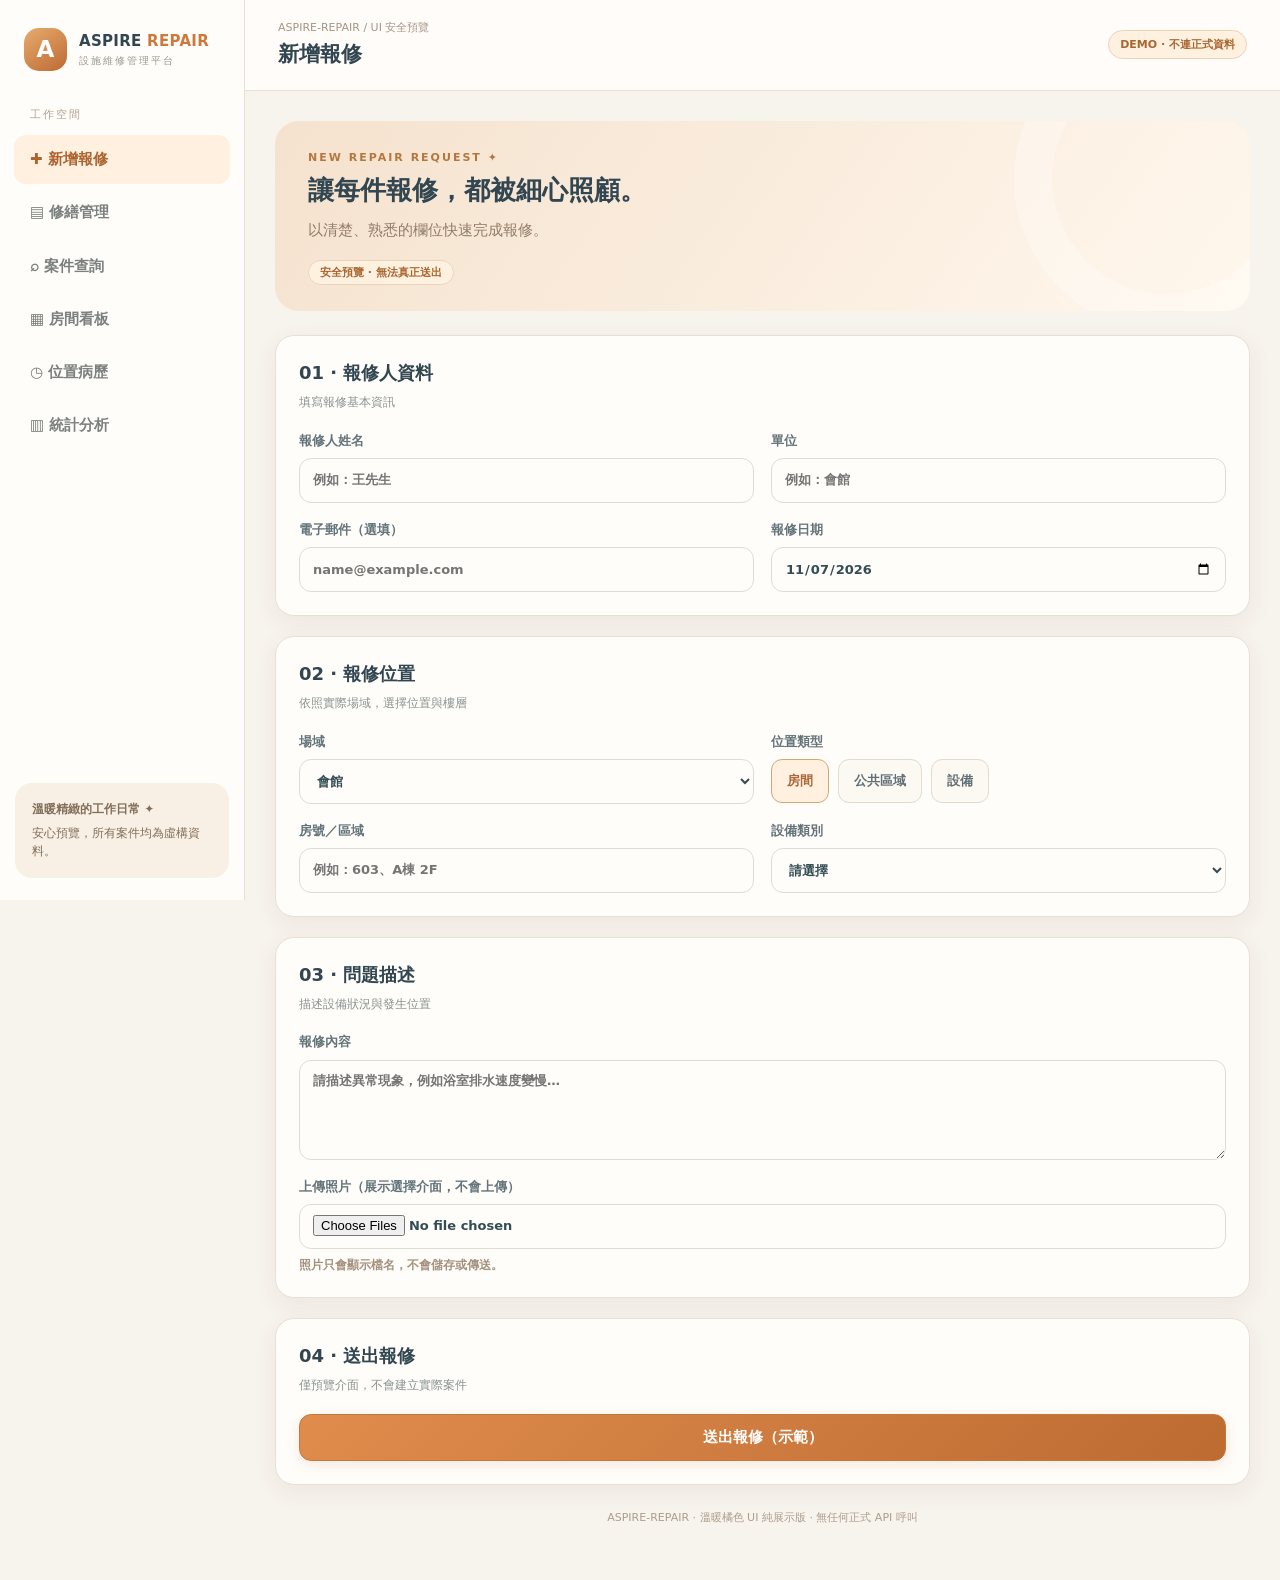
<file: ui-preview-20261107/index.html>
<!doctype html><html lang="zh-Hant"><head><meta charset="UTF-8"><meta name="viewport" content="width=device-width,initial-scale=1"><meta name="robots" content="noindex,nofollow"><title>ASPIRE-REPAIR｜暖橘色 UI 安全預覽</title>
<style>
:root{--bg:#f7f3ed;--card:#fffdfa;--ink:#314650;--sub:#738086;--line:#e9e0d4;--orange:#cd793d;--pale:#fff0e1;--shadow:0 7px 25px #654c2c12}*{box-sizing:border-box}body{margin:0;background:var(--bg);color:var(--ink);font:15px/1.55 system-ui,'Noto Sans TC','Microsoft JhengHei',sans-serif}button,input,select,textarea{font:inherit}button{cursor:pointer}button:focus-visible,input:focus-visible,select:focus-visible,textarea:focus-visible{outline:3px solid #d79762;outline-offset:2px}.layout{display:flex;min-height:100vh}.side{width:245px;background:var(--card);border-right:1px solid var(--line);padding:24px 14px;position:sticky;top:0;height:100vh;flex-shrink:0}.logo{display:flex;align-items:center;gap:12px;margin:4px 10px 35px}.logoMark{background:linear-gradient(145deg,#e7ac6d,#bd6a33);color:white;width:43px;height:43px;border-radius:15px;display:grid;place-items:center;font-size:23px;font-weight:900}.logo strong{font-size:15px;letter-spacing:.02em}.logo strong em{font-style:normal;color:var(--orange)}.logo small{display:block;color:#9b988b;font-size:10px;letter-spacing:2px}.navLabel{color:#b2a08e;font-size:11px;margin:0 16px 12px;letter-spacing:2px}.nav{display:block;width:100%;text-align:left;border:0;background:none;color:#7b817f;padding:13px 16px;margin:4px 0;border-radius:12px;font-weight:650}.nav.active{background:#fff0e0;color:#ad6330}.nav:hover{background:#f9f1e8}.sideFoot{position:absolute;bottom:22px;left:15px;right:15px;padding:17px;border-radius:17px;background:#f8f0e5;font-size:12px;color:#826e59}.main{flex:1;min-width:0}.top{display:flex;justify-content:space-between;align-items:center;gap:12px;padding:19px 33px;background:#fffcf9;border-bottom:1px solid var(--line)}.crumb{font-size:11px;color:#a69483}.top h1{margin:2px 0 0;font-size:21px}.tag{font-size:11px;padding:5px 11px;background:#fff1e0;color:#a9652f;border:1px solid #ebd3b9;border-radius:99px;font-weight:700}.container{max-width:1240px;margin:auto;padding:30px}.banner{background:linear-gradient(125deg,#f5e2ce,#fff7ed);padding:28px 33px;border-radius:24px;position:relative;overflow:hidden;margin-bottom:24px}.banner:after{content:'';width:230px;height:230px;border:38px solid #ffffff48;border-radius:50%;position:absolute;right:-70px;top:-95px}.banner h2{font-size:26px;margin:4px 0 9px}.banner p{color:#927c68;margin:0 0 18px}.eyebrow{font-size:11px;color:#b47740;letter-spacing:2px;font-weight:800}.btn{border:1px solid #e6dacf;border-radius:12px;padding:11px 16px;background:#fffdfa;color:#51666b;font-weight:700;min-height:43px}.btn.primary{background:linear-gradient(135deg,#df8c4d,#be6b32);border-color:#c7773b;color:white;box-shadow:0 4px 14px #b76f3b25}.btn:disabled{opacity:.5;cursor:not-allowed}.stats{display:grid;grid-template-columns:repeat(4,1fr);gap:15px;margin-bottom:23px}.stat,.panel,.room{background:var(--card);border:1px solid var(--line);border-radius:19px;box-shadow:var(--shadow)}.stat{padding:20px}.stat .mini{color:#a59281;font-size:12px}.stat b{font-size:31px;display:block;margin:8px 0 2px}.stat small{font-size:11px;color:#b47c52}.panel{padding:23px;margin-bottom:20px}.panel h3{font-size:18px;margin:0 0 6px}.muted{color:#87928f;font-size:12px;margin:0 0 19px}.filters{display:flex;gap:10px;flex-wrap:wrap;margin:19px 0}.filters input{flex:1;min-width:190px}.field,input,select,textarea{border:1px solid #dfdcd4;border-radius:12px;background:#fffdfa;color:#344d54;min-height:45px;padding:10px 13px}input,select,textarea{max-width:100%}textarea{min-height:100px;resize:vertical}.tablewrap{overflow-x:auto}table{width:100%;border-collapse:collapse;min-width:730px}th{text-align:left;background:#faf6f0;color:#938575;font-size:12px;font-weight:650;padding:13px 12px}td{border-top:1px solid #f0e9df;padding:15px 12px;font-size:13px}tr[data-id]{cursor:pointer}tr[data-id]:hover{background:#fff8f0}td small{display:block;color:#a89888}.badge{display:inline-block;border-radius:99px;font-size:11px;padding:4px 9px;background:#fff2e0;color:#9e632b}.badge.blue{background:#eef5fa;color:#477394}.badge.green{background:#ecf6ef;color:#477a5b}.badge.purple{background:#f4effa;color:#78578a}.formgrid{display:grid;grid-template-columns:1fr 1fr;gap:17px}.formgrid label{display:flex;flex-direction:column;gap:7px;color:#63747a;font-weight:700;font-size:13px}.formgrid label.full{grid-column:1/-1}.formgrid .choice{display:flex;gap:9px;flex-wrap:wrap}.choice button{background:#fcf8f2;border:1px solid #e4dacf;color:#617076;min-height:44px;padding:10px 15px;border-radius:11px}.choice button.on{background:#fff0df;border-color:#d7a675;color:#ab6839}.helper{font-size:12px;color:#a4917d}.sections{display:grid;grid-template-columns:1fr 1fr;gap:16px}.roomgrid{display:grid;grid-template-columns:repeat(3,1fr);gap:15px}.room{padding:22px;text-align:left}.room b{font-size:27px;display:block}.room small{color:#998778}.room .detail{border-top:1px solid #eee5db;margin-top:16px;padding-top:13px;font-size:13px}.bars .barline{display:flex;align-items:center;gap:13px;margin:16px 0}.bars .barline span{width:80px}.bars .track{flex:1;background:#f7eee5;height:13px;border-radius:99px;overflow:hidden}.bars .fill{height:100%;background:linear-gradient(90deg,#e6ae7e,#cd793d);border-radius:99px}.bars .barline b{min-width:45px;text-align:right}.history{border-left:2px solid #f1d2b1;margin-left:13px;padding-left:20px}.histrow{background:#fffdfa;border:1px solid var(--line);border-radius:14px;padding:17px;margin:16px 0}.footer{text-align:center;color:#ad9d8c;font-size:11px;margin:24px}.shade{position:fixed;inset:0;background:#2b231a80;z-index:10;display:flex;justify-content:flex-end}.drawer{width:420px;max-width:100%;background:#fffdfa;height:100%;padding:28px;overflow:auto;box-shadow:-10px 0 45px #0002}.close{float:right;border:0;background:#f6ede2;border-radius:10px;padding:9px}#toast{position:fixed;bottom:20px;right:20px;background:#354a4b;color:white;padding:14px 20px;border-radius:12px;z-index:20;display:none}.mobilemenu{display:none}.hide{display:none!important}@media(max-width:1000px){.side{width:205px}.stats{grid-template-columns:repeat(2,1fr)}.sections{grid-template-columns:1fr}.roomgrid{grid-template-columns:repeat(2,1fr)}}@media(max-width:700px){.side{display:none}.top{padding:16px}.mobilemenu{display:block;border:1px solid #e9ddd0;background:white;border-radius:9px;padding:6px 12px}.container{padding:16px}.banner{padding:22px}.banner h2{font-size:22px}.formgrid{grid-template-columns:1fr}.formgrid label.full{grid-column:1}.roomgrid{grid-template-columns:1fr}.stats{gap:9px}.stat{padding:15px}.stat b{font-size:27px}.panel{padding:17px}.mobnav{display:flex!important;position:fixed;bottom:0;left:0;right:0;background:#fffdfa;border-top:1px solid #e6dacc;padding:6px;justify-content:space-around;z-index:8}.mobnav button{border:0;background:transparent;padding:8px 4px;font-size:11px;color:#68777a}.mobnav button.active{color:#bd773d;font-weight:800}.main{padding-bottom:70px}}.mobnav{display:none}@media(prefers-reduced-motion:reduce){*{scroll-behavior:auto!important;transition:none!important}}
</style></head><body>
<div class="layout"><aside class="side"><div class="logo"><span class="logoMark">A</span><span><strong>ASPIRE <em>REPAIR</em></strong><small>設施維修管理平台</small></span></div><div class="navLabel">工作空間</div><div id="nav"></div><div class="sideFoot"><b>溫暖精緻的工作日常 ✦</b><div style="margin-top:5px">安心預覽，所有案件均為虛構資料。</div></div></aside>
<main class="main"><header class="top"><div><div class="crumb">ASPIRE-REPAIR / UI 安全預覽</div><h1 id="pageTitle">總覽</h1></div><span class="tag">DEMO · 不連正式資料</span></header><div class="container" id="content"></div></main></div><div class="mobnav" id="mobnav"></div><div id="detail" class="hide"></div><div id="toast" role="status"></div>
<script>
'use strict';
const tabs=[['form','✚ 新增報修'],['manage','▤ 修繕管理'],['query','⌕ 案件查詢'],['rooms','▦ 房間看板'],['history','◷ 位置病歷'],['stats','▥ 統計分析']];
const records=[
{id:'AR-260917',site:'會館',room:'603',title:'浴室排水速度緩慢',status:'待處理',who:'阿賢',type:'給排水',time:'11/06 09:20',priority:true},
{id:'AR-260916',site:'研究園',room:'A棟 2F',title:'空調送風機異音檢查',status:'處理中',who:'賓瞬',type:'空調設備',time:'11/06 08:45'},
{id:'AR-260915',site:'雅舍',room:'雅2 508',title:'浴室拉門緩衝器異常',status:'待處理',who:'阿振',type:'門窗五金',time:'11/05 16:40'},
{id:'AR-260914',site:'智尊',room:'B1',title:'停車場照明不亮',status:'已完成',who:'嘉榮',type:'電氣設備',time:'11/05 13:15'},
{id:'AR-260913',site:'會館',room:'512',title:'房間冷氣出風溫度偏高',status:'轉總務',who:'總務',type:'空調設備',time:'11/05 11:20'},
{id:'AR-260912',site:'研究園',room:'B棟 1F',title:'感應門開啟反應延遲',status:'處理中',who:'阿賢',type:'弱電門禁',time:'11/04 15:10',priority:true}
];
let active='form',q='',area='全部場域',state='全部狀態',locType='房間',formArea='會館';
const el=id=>document.getElementById(id);
const esc=s=>String(s).replace(/[&<>"']/g,c=>({'&':'&amp;','<':'&lt;','>':'&gt;','"':'&quot;',"'":'&#39;'}[c]));
const notify=s=>{el('toast').textContent=s;el('toast').style.display='block';setTimeout(()=>el('toast').style.display='none',3000)};
const badge=s=>'<span class="badge '+(s==='處理中'?'blue':s==='已完成'?'green':s==='轉總務'?'purple':'')+'">'+esc(s)+'</span>';
const metrics='<div class="stats">'+[['報修案件','238','本月累積'],['待處理','28','待安排處理'],['處理中','17','持續追蹤'],['已完成','193','完成率 81.1%']].map(a=>'<div class="stat"><span class="mini">'+a[0]+'</span><b>'+a[1]+'</b><small>'+a[2]+'</small></div>').join('')+'</div>';
function nav(page){active=page;q='';area='全部場域';state='全部狀態';el('pageTitle').textContent=tabs.find(t=>t[0]===page)[1].slice(2);el('nav').innerHTML=tabs.map(t=>'<button class="nav '+(t[0]===active?'active':'')+'" data-nav="'+t[0]+'">'+t[1]+'</button>').join('');el('mobnav').innerHTML=tabs.slice(0,4).map(t=>'<button class="'+(t[0]===active?'active':'')+'" data-nav="'+t[0]+'">'+t[1]+'</button>').join('');render()}
function filtered(){return records.filter(r=>(r.title+r.room+r.site+r.id+r.type).toLowerCase().includes(q.toLowerCase())&&(area==='全部場域'||r.site===area)&&(state==='全部狀態'||r.status===state))}
function controls(){return '<div class="filters"><input id="search" placeholder="搜尋房號、設備、報修內容…" value="'+esc(q)+'" aria-label="搜尋"><select id="area"><option>全部場域</option>'+['會館','研究園','雅舍','智尊'].map(s=>'<option '+(area===s?'selected':'')+'>'+s+'</option>').join('')+'</select><select id="state"><option>全部狀態</option>'+['待處理','處理中','已完成','轉總務'].map(s=>'<option '+(state===s?'selected':'')+'>'+s+'</option>').join('')+'</select><button class="btn" id="reset">清除</button></div>'}
function table(){let arr=filtered();return '<div class="tablewrap"><table><thead><tr>'+['報修事項','位置','分類','狀態','處理人','時間'].map(x=>'<th>'+x+'</th>').join('')+'</tr></thead><tbody>'+arr.map(r=>'<tr data-id="'+r.id+'"><td><b>'+esc(r.title)+'</b>'+(r.priority?' <span class="badge">優先</span>':'')+'<small>'+r.id+'</small></td><td>'+r.site+'<small>'+r.room+'</small></td><td>'+r.type+'</td><td>'+badge(r.status)+'</td><td>'+r.who+'</td><td>'+r.time+'</td></tr>').join('')+'</tbody></table></div>'+(arr.length?'':'<p class="muted" style="text-align:center;padding:25px">沒有符合條件的案件</p>')}
function panel(title,desc,inside){return '<section class="panel"><h3>'+title+'</h3><p class="muted">'+desc+'</p>'+inside+'</section>'}
function form(){return '<section class="banner"><div class="eyebrow">NEW REPAIR REQUEST ✦</div><h2>讓每件報修，都被細心照顧。</h2><p>以清楚、熟悉的欄位快速完成報修。</p><span class="tag">安全預覽 · 無法真正送出</span></section><form id="reportForm">'+panel('01 · 報修人資料','填寫報修基本資訊','<div class="formgrid"><label>報修人姓名<input required placeholder="例如：王先生"></label><label>單位<input required placeholder="例如：會館"></label><label>電子郵件（選填）<input type="email" placeholder="name@example.com"></label><label>報修日期<input type="date" value="2026-11-07"></label></div>')+panel('02 · 報修位置','依照實際場域，選擇位置與樓層','<div class="formgrid"><label>場域<select id="formArea">'+['會館','研究園','雅舍','智尊','其他'].map(x=>'<option '+(x===formArea?'selected':'')+'>'+x+'</option>').join('')+'</select></label><label>位置類型<div class="choice" id="locChoice">'+['房間','公共區域','設備'].map(x=>'<button type="button" data-loc="'+x+'" class="'+(locType===x?'on':'')+'">'+x+'</button>').join('')+'</div></label><label>房號／區域<input required placeholder="例如：603、A棟 2F"></label><label>設備類別<select><option>請選擇</option><option>給排水</option><option>空調設備</option><option>電氣設備</option><option>門窗五金</option></select></label></div>')+panel('03 · 問題描述','描述設備狀況與發生位置','<div class="formgrid"><label class="full">報修內容<textarea required placeholder="請描述異常現象，例如浴室排水速度變慢…"></textarea></label><label class="full">上傳照片（展示選擇介面，不會上傳）<input type="file" accept="image/*" multiple id="photos"><span class="helper" id="photoHint">照片只會顯示檔名，不會儲存或傳送。</span></label></div>')+panel('04 · 送出報修','僅預覽介面，不會建立實際案件','<button type="submit" class="btn primary" style="width:100%">送出報修（示範）</button>')+'</form>'}
function render(){let html='';if(active==='form')html=form();
if(active==='manage'||active==='query')html='<section class="banner"><div class="eyebrow">MAINTENANCE WORKSPACE</div><h2>'+(active==='manage'?'快速掌握每件修繕進度':'找到每一筆需要的案件')+'</h2><p>保留原本案件資訊、狀態與處理方式。</p></section>'+metrics+panel(active==='manage'?'修繕案件列表':'案件查詢','點選任一案件可查看詳情，所有操作僅展示',controls()+'<div id="tableRegion">'+table()+'</div>');
if(active==='rooms')html='<section class="banner"><div class="eyebrow">ROOM OVERVIEW</div><h2>會館房間看板</h2><p>以房號為核心，同房多筆故障清楚呈現。</p></section>'+panel('房況總覽','依房號查看維修狀態，點選可查看示範詳情','<div class="roomgrid">'+[['603','會館','2 件待處理','浴室排水速度緩慢；衛浴燈具不亮'],['512','會館','1 件轉總務','房間冷氣出風溫度偏高'],['508','雅舍','1 件待處理','浴室拉門緩衝器異常'],['A-201','研究園','1 件處理中','空調送風機異音'],['B1','智尊','已完成','停車場照明不亮'],['605','會館','無待處理','目前沒有待處理案件']].map(a=>'<button class="room" data-room="'+a[0]+'"><small>'+a[1]+'</small><b>'+a[0]+'</b><span class="badge">'+a[2]+'</span><div class="detail">'+a[3]+'</div></button>').join('')+'</div>');
if(active==='history')html='<section class="banner"><div class="eyebrow">LOCATION HISTORY</div><h2>每個位置，都有自己的維修紀錄。</h2><p>同一位置的歷史案件，可以沿時間順序追蹤。</p></section>'+panel('位置病歷表','示範資料，可依場域及案件搜尋',controls()+'<div id="tableRegion"><div class="history">'+filtered().map(r=>'<div class="histrow"><b>'+r.site+' · '+r.room+'</b><small style="float:right">'+r.time+'</small><p>'+r.title+'</p>'+badge(r.status)+'</div>').join('')+'</div></div>');
if(active==='stats')html='<section class="banner"><div class="eyebrow">OPERATIONS INSIGHT</div><h2>看得清楚，決策更有方向。</h2><p>統一的暖橘色資訊層級，讓管理數據更易閱讀。</p></section>'+metrics+'<div class="sections">'+panel('各場域案件占比','示範資料，非實際統計','<div class="bars">'+[['會館',82,34],['研究園',68,29],['雅舍',53,22],['智尊',35,15]].map(a=>'<div class="barline"><span>'+a[0]+'</span><div class="track"><div class="fill" style="width:'+a[2]+'%"></div></div><b>'+a[2]+'%</b></div>').join('')+'</div>')+panel('維修類別排行','示範資料，不代表真實績效','<div class="bars">'+[['空調設備',72],['給排水',57],['電氣設備',48],['門窗五金',35],['弱電門禁',26]].map(a=>'<div class="barline"><span>'+a[0]+'</span><div class="track"><div class="fill" style="width:'+a[1]+'%"></div></div><b>'+a[1]+'件</b></div>').join('')+'</div>')+'</div>';
el('content').innerHTML=html+'<div class="footer">ASPIRE-REPAIR · 溫暖橘色 UI 純展示版 · 無任何正式 API 呼叫</div>'}
function detail(record){el('detail').className='shade';el('detail').innerHTML='<div class="drawer"><button class="close" id="close">✕</button><div class="eyebrow">REPAIR CASE · '+esc(record.id)+'</div><h2>案件詳情</h2><div class="banner"><h3>'+esc(record.title)+'</h3>'+badge(record.status)+'</div>'+[['場域',record.site],['位置',record.room],['類別',record.type],['處理人',record.who],['報修時間',record.time]].map(a=>'<div style="display:flex;justify-content:space-between;gap:15px;border-bottom:1px solid #efe4d7;padding:15px 0"><span style="color:#96877a">'+a[0]+'</span><b>'+esc(a[1])+'</b></div>').join('')+'<div style="padding:35px;background:#faf4ec;text-align:center;border-radius:14px;margin-top:20px;color:#aa998a">照片展示區（無真實照片）</div><button id="demoEdit" class="btn primary" style="width:100%;margin-top:22px">編輯案件（示範）</button></div>'}
document.addEventListener('click',e=>{const n=e.target.closest('[data-nav]');if(n){nav(n.dataset.nav);return}const l=e.target.closest('[data-loc]');if(l){locType=l.dataset.loc;document.querySelectorAll('[data-loc]').forEach(b=>b.classList.toggle('on',b===l));return}const row=e.target.closest('[data-id]');if(row){let r=records.find(x=>x.id===row.dataset.id);if(r)detail(r);return}if(e.target.closest('[data-room]')){notify('此房間為展示資料，不會修改正式系統');return}if(e.target.id==='close'||e.target.id==='detail'){el('detail').className='hide';return}if(e.target.id==='demoEdit'){notify('展示版不允許修改正式案件');return}if(e.target.id==='reset'){q='';area='全部場域';state='全部狀態';render()}});
document.addEventListener('input',e=>{if(e.target.id==='search'){q=e.target.value;const region=el('tableRegion');if(region)region.innerHTML=active==='history'?'<div class="history">'+filtered().map(r=>'<div class="histrow"><b>'+r.site+' · '+r.room+'</b><p>'+r.title+'</p>'+badge(r.status)+'</div>').join('')+'</div>':table()}if(e.target.id==='photos')el('photoHint').textContent=(e.target.files?.length||0)+' 張已選擇（不會上傳）'});
document.addEventListener('change',e=>{if(e.target.id==='area'){area=e.target.value;render()}if(e.target.id==='state'){state=e.target.value;render()}if(e.target.id==='formArea'){formArea=e.target.value}});
document.addEventListener('submit',e=>{if(e.target.id==='reportForm'){e.preventDefault();notify('展示送出完成：沒有建立案件，也沒有上傳任何資料。')}});
nav('form');
</script></body></html>
</file>
<file: reporter.css>
/* V3.16.0: quieter surfaces, stronger hierarchy, compact known identity. */
#page-form .form-module-basic {grid-column:1/-1;padding:0;}
#reporterDetails summary {display:flex;align-items:center;gap:12px;min-height:58px;padding:14px 18px;cursor:pointer;list-style:none;color:#193c52;font-weight:700;}
#reporterDetails summary::-webkit-details-marker {display:none;}
#reporterSummaryText {flex:1;overflow-wrap:anywhere;min-width:0;}
.reporter-edit {font-size:13px;color:#35627c;flex-shrink:0;}
#reporterDetails[open] .reporter-edit {font-size:0;}
#reporterDetails[open] .reporter-edit::after {content:'收合';font-size:13px;}
#reporterDetails.is-complete:not([open]) summary {background:linear-gradient(100deg,#f1f8fa,#fff);border-left:3px solid #4295ad;}
.reporter-fields {padding:4px 18px 18px;}
.reporter-options {border-top:1px solid #dde7ed;padding-top:12px;display:flex;align-items:center;gap:9px;flex-wrap:wrap;font-size:13px;color:#526879;}
.reporter-options select {max-width:100%;min-height:44px;padding:8px;border:1px solid #c9d8e2;border-radius:8px;background:#fff;color:#203e51;}
.reporter-options p {flex-basis:100%;font-size:12px;line-height:1.6;color:#687e8c;}
#reporterForget {background:none;border:0;color:#647b8c;min-height:44px;text-decoration:underline;cursor:pointer;}
#reporterSuccess {scroll-margin-top:64px;border:1px solid #b8d9ca;background:#f3faf6;border-radius:12px;padding:16px;margin-bottom:14px;}
#reporterSuccess[hidden] {display:none;}
.reporter-success-head {display:flex;align-items:center;gap:10px;color:#265f43;overflow-wrap:anywhere;}
.reporter-success-head>span {display:grid;place-items:center;width:28px;height:28px;border-radius:50%;background:#dceee4;flex-shrink:0;}
.reporter-next {display:flex;gap:8px;margin-top:12px;}
.reporter-next button {flex:1;min-height:46px;padding:9px;border:1px solid #b7d0c2;border-radius:8px;background:white;color:#2e5943;font-size:14px;cursor:pointer;}
#reporterSame {background:#245a42;color:#fff;border-color:#245a42;}
#page-form .form-module-location {grid-column:1/-1;}
#page-form .form-module {box-shadow:0 4px 14px rgba(7,31,48,.045),inset 0 1px 0 white;}
#page-form .form-module::after {display:none;}
#page-form .field label {font-size:14px;}
#page-form .field input,#page-form .field textarea {font-size:16px;}
#page-form .page-hero {min-height:68px;box-shadow:0 6px 18px rgba(6,29,45,.12);}
#page-form .form-module .section-label::before {content:'';width:3px;height:18px;border-radius:2px;background:#398da8;box-shadow:none;border:0;}
#page-form .form-module .section-label {font-size:14px;}
.dash-board .stat-card.tint-red {border-top-color:#ff876f;}
.dash-board .stat-card.tint-navy {border-top-color:#7dc4ff;}
.dash-board .stat-card.rate-card {border-top-color:#ffb45f;}
.dash-board .stat-card.tint-green {border-top-color:#67db91;}
#caseList .case-row-meta,#caseList .meta-caseid {color:#617686;}
@media(min-width:701px){.reporter-fields {display:grid;grid-template-columns:1fr 1fr;gap:0 18px;}.reporter-fields>.field:first-child,.reporter-options {grid-column:1/-1;}}
@media(max-width:600px){#reporterDetails summary{padding:12px 13px;min-height:52px;}.reporter-fields{padding:0 13px 13px;}#page-form .page-hero{min-height:66px;}#page-form .page-hero-mark{width:38px;height:38px;}.reporter-options select{font-size:16px;}.reporter-next button{font-size:14px;}}
/* Reserve scroll room for the compact outbox above mobile navigation. */
body.has-report-outbox { padding-bottom:calc(170px + env(safe-area-inset-bottom)); }
#reportOutbox { position:fixed; z-index:80; bottom:calc(80px + env(safe-area-inset-bottom)); left:12px; right:12px; max-width:640px; margin:auto; color:#153e53; background:#fff; border:1px solid #b7cdd7; border-radius:12px; box-shadow:0 4px 16px #153e5326; }
#reportOutbox[hidden] { display:none; }
#reportOutbox summary { cursor:pointer; padding:12px 14px; font-size:14px; font-weight:700; }
#reportOutbox summary span { float:right; font-size:12px; font-weight:500; }
.report-outbox-list { max-height:32vh; overflow:auto; padding:0 12px; }
.report-outbox-row { display:flex; align-items:center; gap:10px; padding:12px 0; border-top:1px solid #e2e9ed; font-size:13px; }
.report-outbox-row div { flex:1; overflow-wrap:anywhere; }
.report-outbox-row button { padding:10px; min-height:44px; flex-shrink:0; border:1px solid #bdd0d9; border-radius:8px; background:#f1f7fa; color:#153e53; }

/* V3.16.0 — fine panel surfaces and deliberate action hierarchy. */
.stats-bar.is-integrated { display:none; }
.page-hero,#page-form .page-hero { gap:12px; box-shadow:0 4px 12px rgba(5,28,43,.10),inset 0 1px 0 rgba(255,255,255,.12); }
.page-hero::before { opacity:.38; }
.page-hero-copy { flex:1; }
#heroTools { display:flex; align-items:center; gap:6px; margin-left:auto; position:relative; z-index:2; flex-shrink:0; }
#heroTools #syncStatus { max-width:90px; font-size:11px!important; color:#c4dce6!important; line-height:1.4; }
#heroTools .stats-refresh { margin:0; width:44px; height:44px; min-width:44px; padding:10px; border:1px solid #547689; border-radius:10px; background:rgba(255,255,255,.07); color:#e4f1f6; box-shadow:inset 0 1px 0 rgba(255,255,255,.08); }
.stats-refresh svg,.logout-glyph svg { width:24px; height:24px; fill:none; stroke:currentColor; stroke-width:1.7; stroke-linecap:round; stroke-linejoin:round; }
#page-form .form-module { border-color:#d5e0e6; border-radius:5px 16px 5px 16px; background:linear-gradient(135deg,#fff 65%,#f7fafb); box-shadow:0 3px 10px rgba(10,39,56,.035),inset 0 1px 0 #fff; }
#page-form .field input,#page-form .field textarea { border-width:1px; border-color:#bfcfd9; background:#fbfdfe; box-shadow:inset 0 1px 3px rgba(19,53,72,.025); border-radius:10px; }
#page-form .field input:focus,#page-form .field textarea:focus { border-color:#5594ad; box-shadow:0 0 0 3px rgba(70,141,167,.10); outline:none; }
#page-form .loc-type-btn { min-height:44px; padding:10px 7px; border:1px solid #cbd9e1; border-radius:10px; background:linear-gradient(180deg,#fff,#f4f8fa); color:#496779; box-shadow:inset 0 1px 0 #fff; }
#page-form .loc-type-btn.active,#page-form .priority-reason-btn.active { background:linear-gradient(180deg,#fff4e8,#ffedd9); border-color:#d9853d; color:#9b4708; box-shadow:inset 0 1px 0 #fff8f0; }
#page-form .priority-choice { padding:0; border:0; background:none; box-shadow:none; }
#page-form .priority-toggle { min-height:54px; padding:11px 13px; border:1px solid #d3dce1; border-radius:10px; background:#f8fafb; box-shadow:none; }
#page-form .priority-toggle.active { border-color:#d9904f; background:#fff3e4; }
#page-form .priority-reason-btn { min-height:44px; }
#page-form #normPreview { background:#f3f7f9; color:#4c6e80; border-left:2px solid #82a8b9; border-radius:4px; }
#page-form .photo-library-pick { min-height:48px; border:1px dashed #91b3c4; background:#f4f9fb; border-radius:10px; box-shadow:none; }
#page-form #submitBtn { position:static; min-height:50px; border-radius:11px; background:linear-gradient(115deg,#e56b0c,#f58b24); box-shadow:0 4px 10px rgba(204,91,9,.16),inset 0 1px 0 rgba(255,255,255,.28); }
#page-form .field { margin-bottom:15px; }
.reporter-options { gap:6px 10px; }
.reporter-options p { margin:2px 0; }
#reporterForget { margin:0; }
.dispatch-controls { background:radial-gradient(ellipse at 95% 0,rgba(73,146,173,.12),transparent 65%),linear-gradient(125deg,#0c293c,#153e53); box-shadow:0 5px 14px rgba(6,32,47,.10),inset 0 1px 0 rgba(255,255,255,.08); }
.dispatch-controls::before { opacity:.16; }
.dispatch-controls .filter-btn,.dash-board .time-btn { border-radius:9px; box-shadow:none; }
.dispatch-controls .filter-btn.active,.dispatch-controls .priority-filter-btn.active,.dash-board .time-btn.active { color:#ffe2bf; border-color:#d59862; background:rgba(235,133,48,.16); box-shadow:inset 0 1px 0 rgba(255,236,215,.09); }
#caseList .case-card,#queryList .case-card,#queryListGm .case-card { box-shadow:0 3px 10px rgba(10,39,56,.045),inset 0 1px 0 #fff; }
#caseList .case-row-top { display:grid; grid-template-columns:minmax(0,1fr) auto; align-items:start; gap:10px; }
#caseList .case-row-title { display:flex; flex-direction:column; align-items:flex-start; gap:5px; min-width:0; margin:0; line-height:1.4; }
#caseList .case-place { overflow-wrap:anywhere; font-weight:750; color:#183d52; }
#caseList .case-location-type { display:inline-block; max-width:100%; font-size:11px; line-height:1.45; font-weight:600; color:#6c7881; background:#eef3f6; border:1px solid #dce6eb; border-radius:5px; padding:2px 7px; white-space:normal; overflow-wrap:anywhere; }
#caseList .case-row-status { display:flex; align-items:center; flex-shrink:0; gap:6px; }
#caseList .case-row-meta { margin-top:9px; line-height:1.6; overflow-wrap:anywhere; }
#caseList .case-row-desc { margin-top:7px; line-height:1.55; }
#caseList .case-open-chevron { box-shadow:none; border-radius:8px; }
.dash-board { box-shadow:0 5px 16px rgba(5,27,43,.12),inset 0 1px 0 rgba(255,255,255,.08); }
.dash-board::before { opacity:.025; }
.dash-board .chart-wrap { border-color:#d6e1e7; box-shadow:0 3px 10px rgba(2,20,32,.08); }
.dash-board .stat-card .stat-label { color:#b5ced9; }
.dash-board .time-btn::before,.dash-board .time-btn::after { display:none; }
.nav { box-shadow:0 -3px 12px rgba(5,26,41,.12); }
.logout-glyph { display:flex; align-items:center; justify-content:center; }
#reportOutbox { border-color:#bfd1dc; box-shadow:0 3px 12px rgba(17,49,68,.12); }
#reportOutbox summary { color:#20495f; }
@media(max-width:600px) {
  .page-hero,#page-form .page-hero { min-height:72px; padding:12px; }
  .page-hero-mark,#page-form .page-hero-mark { width:36px; height:36px; flex-shrink:0; }
  #heroTools #syncStatus { max-width:64px; }
  #page-form .form-module { padding:14px 13px; }
  #page-form .form-module-basic { padding:0; }
  #page-form .section-label { margin-bottom:14px; }
  #caseList .case-row-top { gap:7px; }
  #caseList .case-row-status { gap:4px; }
  #caseList .badge { padding:4px 6px; font-size:11px; }
  #caseList .case-row-title { font-size:15px; }
}
@media(prefers-reduced-motion:reduce) {
  #page-form .loc-type-btn,#page-form #submitBtn { transition:none; }
}
#pptDownloadResult { display:flex; align-items:center; gap:12px; flex-wrap:wrap; margin:0 0 14px; padding:12px 14px; border:1px solid #bfd5df; border-radius:10px; background:#f4fafc; color:#20495f; font-size:13px; }
#pptDownloadResult span { flex:1; min-width:180px; overflow-wrap:anywhere; }
#pptDownloadResult a,.ppt-inline-download { display:inline-flex; align-items:center; min-height:44px; padding:8px 12px; border-radius:8px; background:#17465e; color:white; text-decoration:none; font-size:13px; box-sizing:border-box; }

/* V3.15 — non-blocking synchronization, placed below the active page hero. */
#caseSyncStrip { position:relative; display:flex; align-items:center; gap:12px; min-height:36px; padding:9px 12px 12px; margin:-8px 0 14px; border:1px solid #d6e2e7; border-radius:8px; background:#f6fafb; overflow:hidden; }
#caseSyncStrip[hidden], #caseSyncStrip button[hidden] { display:none!important; }
#caseSyncStrip #syncStatus { flex:1; min-width:0; font-size:12px!important; color:#456374!important; line-height:1.5; }
#caseSyncStrip button { flex-shrink:0; min-height:36px; padding:5px 14px; border:1px solid #b8cdd7; border-radius:7px; background:#fff; color:#234859; font:inherit; cursor:pointer; }
#caseSyncStrip::after { content:''; position:absolute; left:0; bottom:0; height:3px; width:35%; background:linear-gradient(90deg,#a5c4cf,#427f95); transform:translateX(-100%); }
#caseSyncStrip[data-state="loading"]::after { animation:caseSyncTravel 1.7s ease-in-out infinite; }
#caseSyncStrip[data-state="done"]::after { width:100%; transform:none; background:#5d9689; }
#caseSyncStrip[data-state="error"]::after { width:100%; transform:none; background:#d99451; }
@keyframes caseSyncTravel { to { transform:translateX(390%); } }
@media(prefers-reduced-motion:reduce) { #caseSyncStrip[data-state="loading"]::after { animation:none; transform:none; width:100%; opacity:.45; } }

/* V3.16.11: keep touch input text readable without iOS focus zoom.
   Match before focus as well; never restrict the user's pinch zoom. */
@media (max-width:700px), (any-pointer:coarse) {
  input:not([type=hidden]):not([type=checkbox]):not([type=radio]):not([type=file]):not([type=range]):not([type=color]):not([type=button]):not([type=submit]):not([type=reset]),
  textarea, select {
    font-size:16px !important;
  }
}

/* V3.16.0: compact closure receipt; details stay within the available viewport. */
.close-sync-head { cursor:pointer; list-style:none; }
.close-sync-head::after { content:'查看'; float:right; color:#527081; font-weight:500; }
.close-sync-tray[open] .close-sync-head::after { content:'收起'; }
#closeSyncItems { max-height:40vh; max-height:40dvh; overflow:auto; overscroll-behavior:contain; }
.close-sync-message { font-size:12px; color:#76584b; line-height:1.5; margin:5px 0; }
.close-saved-details { margin-top:8px; font-size:12px; color:#456374; }
.close-saved-details summary { cursor:pointer; }
.close-saved-details p { white-space:pre-wrap; overflow-wrap:anywhere; }
.close-saved-details img { display:block; width:100%; max-height:180px; object-fit:contain; margin-top:6px; }

/* V3.16: retain trustworthy data age after progress finishes. */
#caseSyncStrip[data-state="idle"]::after { display:none; }
#caseSyncStrip #syncStatus { overflow-wrap:anywhere; }

.room-plaque,.desktop-case-status,.case-action-label,.case-summary-tags { display:none; }
.case-summary-body { display:contents; }
.case-original-priority { display:contents; }
.case-summary-priority { display:none; }

/* V3.16.7: decorative detail only; no new text, fonts, requests or timers. */
@media(min-width:701px) {
  #page-mgr .dispatch-controls {
    position:relative; border-radius:3px 18px 3px 18px;
    background-image:linear-gradient(135deg,rgba(104,174,199,.08),transparent 55%);
  }
  #page-mgr .dispatch-controls::before {
    content:''; position:absolute; top:0; left:0; width:42px; height:3px;
    background:#e9a64e; pointer-events:none; right:auto;
    border:0; border-radius:0; box-shadow:none; opacity:.8;
  }
  #page-mgr .dispatch-controls::after {
    content:''; position:absolute; bottom:7px; right:9px; width:24px; height:5px;
    border-top:1px solid rgba(147,192,210,.45); border-bottom:1px solid rgba(147,192,210,.25);
    transform:skewX(-25deg); pointer-events:none;
  }
  #caseList.manager-room-rows .room-plaque { position:relative; padding-top:5px; }
  #caseList.manager-room-rows .room-plaque::before {
    content:''; position:absolute; top:-5px; left:0; width:8px; height:8px;
    background:#d3a147; clip-path:polygon(0 0,100% 0,0 100%); pointer-events:none;
  }
  #caseList.manager-room-rows .room-plaque::after {
    content:''; position:absolute; top:-4px; left:14px; width:30px; height:1px;
    background:#b9cbd8; pointer-events:none;
  }
  #caseList.manager-room-rows .has-room-plaque .case-open-chevron {
    position:relative; overflow:hidden; border-radius:2px;
    clip-path:polygon(7px 0,100% 0,100% calc(100% - 7px),calc(100% - 7px) 100%,0 100%,0 7px);
    background:linear-gradient(135deg,#f7fbfd,#e9f1f6);
  }
  #caseList.manager-room-rows .case-open-chevron::after {
    content:''; position:absolute; inset:0; pointer-events:none; opacity:0;
    background:linear-gradient(110deg,transparent 25%,rgba(255,255,255,.85) 50%,transparent 75%);
    transform:translateX(-110%);
  }
  #page-mgr .mgr-print-btn { border-radius:2px 10px 2px 10px !important; }
}
@keyframes panelDetailSweep {
  0% { transform:translateX(-110%); opacity:0; }
  20% { opacity:.8; }
  100% { transform:translateX(110%); opacity:0; }
}
@media(min-width:701px) and (hover:hover) and (pointer:fine) and (prefers-reduced-motion:no-preference) {
  #caseList.manager-room-rows .case-collapsed:hover .case-open-chevron::after,
  #caseList.manager-room-rows .case-collapsed:focus-visible .case-open-chevron::after {
    animation:panelDetailSweep .55s ease-out 1;
  }
}
.toast.success { position:fixed; overflow:hidden; border-color:rgba(180,231,197,.45); }
.toast.success::after {
  content:''; position:absolute; inset:0; pointer-events:none; opacity:0;
  background:linear-gradient(110deg,transparent 30%,rgba(255,255,255,.18) 50%,transparent 70%);
}
@media(prefers-reduced-motion:no-preference) {
  .toast.success.show::after { animation:panelDetailSweep .6s ease-out 1; }
}
@media(prefers-reduced-motion:reduce) {
  #caseList.manager-room-rows .case-open-chevron::after,
  .toast.success.show::after { animation:none; opacity:0; }
}

/* V3.16.1: independent room issues, fixed readable type and natural card height. */
#caseList { align-items:start; }
#caseList .room-group { min-width:0; padding:0; overflow:hidden; }
.room-group-header { display:flex; align-items:center; justify-content:space-between; gap:12px; padding:18px 20px 14px; }
.room-group-header .case-place { min-width:0; overflow-wrap:anywhere; }
.room-group-header .badge { flex-shrink:0; }
#caseList .room-case-row { appearance:none; display:flex; align-items:center; gap:14px; width:100%; min-height:76px; margin:0; padding:14px 20px; border:0; border-top:1px solid #dce6eb; border-radius:0; background:transparent; box-shadow:none; color:#25485b; text-align:left; font:inherit; cursor:pointer; transform:none; }
.room-case-main { display:flex; flex:1; min-width:0; flex-direction:column; gap:5px; }
.room-case-description { font-size:16px; font-weight:650; line-height:1.55; overflow-wrap:anywhere; }
.room-case-meta { font-size:12px; line-height:1.5; color:#647e8e; overflow-wrap:anywhere; }
.room-case-note { font-size:13px; line-height:1.5; color:#537567; overflow-wrap:anywhere; }
.room-case-hints { display:flex; flex-wrap:wrap; gap:6px 12px; color:#af590a; font-size:12px; font-weight:650; }
.room-case-arrow { flex:0 0 auto; font-size:26px; color:#557b91; }
.room-more { border-top:1px solid #dce6eb; }
.room-more summary { cursor:pointer; padding:14px 20px; color:#355f77; font-size:14px; font-weight:600; min-height:44px; box-sizing:border-box; }
.room-more-open,.room-more[open] .room-more-closed { display:none; }
.room-more[open] .room-more-open { display:inline; }
#caseList .room-case-row:focus-visible,.room-more summary:focus-visible { outline:2px solid #32799f; outline-offset:-3px; }
@media(hover:hover) { #caseList .room-case-row:hover { background:#edf5f8; } }
@media(max-width:600px) { .room-group-header { padding:15px 14px 12px; flex-wrap:wrap; } #caseList .room-case-row { padding:13px 14px; } .room-more summary { padding:14px; } }


/* V3.16.2: adaptive Yashe room groups on desktop.
   3+ issues become a full-width room board with two compact issue columns.
   Keep normal grid flow so visual reading order continues to match the existing priority/date sort.
   Mobile stays single-column and keeps the V3.16.1 interaction. */
@media(min-width:701px) {
  #caseList .room-group.room-group-wide { grid-column:1 / -1; }
  #caseList .room-group.room-group-wide .room-group-header { padding:15px 18px 12px; }
  #caseList .room-group.room-group-wide > .room-case-list,
  #caseList .room-group.room-group-wide .room-more > .room-case-list {
    display:grid;
    grid-template-columns:repeat(2,minmax(0,1fr));
    gap:1px;
    border-top:1px solid #dce6eb;
    background:#dce6eb;
  }
  #caseList .room-group.room-group-wide .room-case-row {
    min-height:66px;
    padding:11px 18px;
    border-top:0;
    background:rgba(255,255,255,.78);
  }
  #caseList .room-group.room-group-wide .room-case-description { font-size:15px; line-height:1.45; }
  #caseList .room-group.room-group-wide .room-case-main { gap:3px; }
  #caseList .room-group.room-group-wide .room-case-arrow { font-size:23px; }
  #caseList .room-group.room-group-wide.room-group-count-3 > .room-case-list > .room-case-row:nth-child(3) { grid-column:1 / -1; }
  #caseList .room-group:not(.room-group-wide) .room-group-header { padding:15px 18px 11px; }
  #caseList .room-group:not(.room-group-wide) .room-case-row { min-height:64px; padding:10px 18px; }
  #caseList .room-group:not(.room-group-wide) .room-case-description { font-size:15px; line-height:1.45; }
  #caseList .room-group.room-group-wide .room-more { border-top:0; }
  #caseList .room-group.room-group-wide .room-more summary { border-top:1px solid #dce6eb; background:rgba(255,255,255,.45); }
}

/* V3.16.3: one full-width pending card per row. Preserve DOM order and mobile. */
@media(min-width:701px) {
  #caseList.manager-room-rows { grid-template-columns:minmax(0,1fr); gap:12px; }
  #caseList.manager-room-rows > .case-card { grid-column:1 / -1; min-width:0; padding:0; }
  #caseList.manager-room-rows .room-group {
    display:grid; grid-template-columns:220px minmax(0,1fr);
  }
  #caseList.manager-room-rows .room-group .room-group-header {
    grid-column:1; grid-row:1 / span 2; flex-direction:column; align-items:flex-start;
    justify-content:flex-start; gap:12px; padding:20px;
    border-right:1px solid #dce6eb; background:rgba(234,242,247,.45);
  }
  #caseList.manager-room-rows .room-group > .room-case-list,
  #caseList.manager-room-rows .room-group .room-more > .room-case-list {
    display:grid; grid-template-columns:repeat(2,minmax(0,1fr));
    gap:1px; border-top:0; background:#dce6eb; min-width:0;
  }
  #caseList.manager-room-rows .room-group > .room-case-list,
  #caseList.manager-room-rows .room-group > .room-more { grid-column:2; }
  #caseList.manager-room-rows .room-group .room-case-row {
    min-height:94px; padding:16px 20px; border-top:0; background:#f8fafb;
  }
  #caseList.manager-room-rows .room-group .room-case-description { font-size:16px; line-height:1.55; }
  #caseList.manager-room-rows .room-group .room-case-main { gap:5px; }
  #caseList.manager-room-rows .room-case-list > .room-case-row:last-child:nth-child(odd) { grid-column:1 / -1; }
  #caseList.manager-room-rows .room-group .room-more { border-top:1px solid #dce6eb; min-width:0; }
  #caseList.manager-room-rows .room-group .room-more summary { border-top:0; }
  #caseList.manager-room-rows .case-collapsed {
    display:grid; grid-template-columns:220px minmax(0,1fr) auto;
    column-gap:20px; row-gap:6px; margin:0; padding:18px 20px 18px 0;
  }
  #caseList.manager-room-rows .case-row-top { display:contents; }
  #caseList.manager-room-rows .case-row-title {
    grid-column:1; grid-row:1 / span 4; align-self:stretch;
    padding:0 20px; border-right:1px solid #dce6eb;
  }
  #caseList.manager-room-rows .case-row-status { grid-column:3; grid-row:1 / span 4; align-self:center; }
  #caseList.manager-room-rows .case-row-meta { grid-column:2; grid-row:2; margin:0; overflow-wrap:anywhere; }
  #caseList.manager-room-rows .case-row-desc { grid-column:2; grid-row:1; margin:0; overflow-wrap:anywhere; }
  #caseList.manager-room-rows .case-row-note { grid-column:2; margin:0; overflow-wrap:anywhere; }
  #caseList.manager-room-rows .case-collapsed > :not(.case-row-top):not(.case-row-meta):not(.case-row-desc):not(.case-row-note):not(.flag-stamp) { grid-column:2; }
}
@media(min-width:701px) and (max-width:1100px) {
  #caseList.manager-room-rows .room-group { grid-template-columns:180px minmax(0,1fr); }
  #caseList.manager-room-rows .case-collapsed { grid-template-columns:180px minmax(0,1fr); }
  #caseList.manager-room-rows .case-row-status { grid-column:2; grid-row:auto; justify-content:flex-end; }
  #caseList.manager-room-rows .room-group > .room-case-list,
  #caseList.manager-room-rows .room-group .room-more > .room-case-list { grid-template-columns:minmax(0,1fr); }
}
@media(min-width:701px) and (hover:hover) {
  #caseList.manager-room-rows .room-group .room-case-row:hover { background:#edf5f8; }
}

/* V3.16.4: quiet hotel-style room plaque, desktop pending guest rooms only. */
@media(min-width:701px) {
  #caseList.manager-room-rows .room-group { grid-template-columns:190px minmax(0,1fr); }
  #caseList.manager-room-rows .case-collapsed { grid-template-columns:190px minmax(0,1fr) auto; }
  #caseList.manager-room-rows .room-group .room-group-header,
  #caseList.manager-room-rows .has-room-plaque .case-row-title {
    display:flex; flex-direction:column; justify-content:center; align-items:flex-start;
    background:linear-gradient(135deg,#edf3f7,#f8fafc);
    border-right:1px solid #d7e3ec; padding:20px 22px; gap:0; min-width:0;
  }
  #caseList.manager-room-rows .has-room-plaque .case-row-title {
    margin-top:-18px; margin-bottom:-18px;
  }
  #caseList.manager-room-rows .room-group-header > .case-place,
  #caseList.manager-room-rows .room-group-header > .badge,
  #caseList.manager-room-rows .has-room-plaque .case-row-title > .case-place,
  #caseList.manager-room-rows .has-room-plaque .case-row-title > .case-location-type,
  #caseList.manager-room-rows .case-row-status > .badge { display:none; }
  #caseList.manager-room-rows .desktop-case-status { display:block; margin-top:10px; }
  #caseList.manager-room-rows .room-plaque {
    display:flex; flex-direction:column; align-items:flex-start; gap:7px; width:100%; min-width:0;
  }
  #caseList.manager-room-rows .room-plaque-building {
    color:#637d90; font-size:13px; font-weight:600; line-height:1.5; letter-spacing:.08em;
  }
  #caseList.manager-room-rows .room-plaque-number {
    color:#244d6b; font-size:32px; font-weight:700; line-height:1.15;
    font-variant-numeric:tabular-nums; letter-spacing:.035em; overflow-wrap:anywhere;
  }
  #caseList.manager-room-rows .room-plaque-detail {
    display:flex; flex-wrap:wrap; align-items:center; gap:5px;
    font-size:12px; line-height:1.5; font-weight:500; color:#667e8d; margin-top:4px;
  }
  #caseList.manager-room-rows .room-plaque-detail .badge {
    padding:0; margin:0; border:0; background:transparent; box-shadow:none;
    font-size:12px; line-height:1.5; white-space:normal;
  }
  #caseList.manager-room-rows .room-plaque-detail .badge::before { display:inline-block; }
}
@media(min-width:701px) and (max-width:1100px) {
  #caseList.manager-room-rows .room-group { grid-template-columns:170px minmax(0,1fr); }
  #caseList.manager-room-rows .case-collapsed { grid-template-columns:170px minmax(0,1fr); }
  #caseList.manager-room-rows .room-group .room-group-header,
  #caseList.manager-room-rows .has-room-plaque .case-row-title { padding-left:18px; padding-right:18px; }
}

/* V3.16.5: same plaque for all areas; explicit rows include priority and notes. */
@media(min-width:701px) {
  #caseList.manager-room-rows .has-room-plaque .case-collapsed {
    grid-template-rows:auto auto auto auto;
  }
  #caseList.manager-room-rows .has-room-plaque .case-row-title,
  #caseList.manager-room-rows .has-room-plaque .case-row-status { grid-row:1 / -1; }
  #caseList.manager-room-rows .has-room-plaque .case-row-note { grid-row:4; }
  #caseList.manager-room-rows .has-room-plaque .case-collapsed > :not(.case-row-top):not(.case-row-meta):not(.case-row-desc):not(.case-row-note):not(.flag-stamp) { grid-row:3; }
  #caseList.manager-room-rows .room-plaque-location {
    font-size:22px; line-height:1.4; letter-spacing:0; overflow-wrap:anywhere;
  }
  #caseList.manager-room-rows .room-plaque-detail { flex-direction:column; align-items:flex-start; gap:9px; }
  #caseList.manager-room-rows .room-plaque-detail .badge.pending {
    display:inline-flex; align-items:center; gap:7px; padding:4px 8px;
    background:#fff7ef; border:1px solid #f5d7bb; border-radius:7px;
  }
}
@media(min-width:701px) and (max-width:1100px) {
  #caseList.manager-room-rows .has-room-plaque .case-collapsed { grid-template-columns:170px minmax(0,1fr) 28px; column-gap:14px; }
  #caseList.manager-room-rows .has-room-plaque .case-row-status { grid-column:3; }
  #caseList.manager-room-rows .has-room-plaque .case-open-chevron { width:26px; }
}

/* V3.16.6: compact summary; no timers, photo requests or entrance animation. */
@media(min-width:701px) {
  #caseList.manager-room-rows .case-original-priority { display:none; }
  #caseList.manager-room-rows .case-summary-priority:not(:empty) { display:block; }
  #caseList.manager-room-rows .has-room-plaque .case-collapsed {
    grid-template-columns:190px minmax(0,1fr) auto; grid-template-rows:auto;
  }
  #caseList.manager-room-rows .has-room-plaque .case-collapsed > .case-summary-body {
    display:flex; flex-direction:column; justify-content:center; gap:10px;
    grid-column:2; grid-row:1 / -1 !important; min-width:0;
  }
  #caseList.manager-room-rows .case-summary-body .case-row-desc {
    order:0; font-size:22px; line-height:1.5; font-weight:650;
  }
  #caseList.manager-room-rows .case-summary-body .case-row-meta {
    order:1; font-size:13px; line-height:1.65;
  }
  #caseList.manager-room-rows .case-summary-tags {
    display:flex; flex-wrap:wrap; gap:8px; order:2;
  }
  #caseList.manager-room-rows .case-summary-tags > span {
    padding:4px 10px; border:1px solid #dce7ed; border-radius:6px;
    background:#f0f5f8; color:#527083; font-size:13px; line-height:1.5; overflow-wrap:anywhere;
  }
  #caseList.manager-room-rows .case-summary-body > :not(.case-row-desc):not(.case-row-meta):not(.case-summary-tags) { order:3; }
  #caseList.manager-room-rows .case-summary-body .case-row-note { order:4; }
  #caseList.manager-room-rows .case-summary-body .photo-tag { display:none; }
  #caseList.manager-room-rows .room-plaque-detail { flex-direction:row; gap:6px 8px; align-items:center; }
  #caseList.manager-room-rows .room-group .room-group-header,
  #caseList.manager-room-rows .has-room-plaque .case-row-title { padding:16px; }
  #caseList.manager-room-rows .case-action-label { display:inline; font-size:13px; font-weight:600; }
  #caseList.manager-room-rows .has-room-plaque .case-open-chevron {
    display:inline-flex; width:auto; height:auto; min-height:36px; padding:6px 10px;
    align-items:center; justify-content:center; gap:8px; white-space:nowrap;
  }
}
@media(min-width:701px) and (max-width:1100px) {
  #caseList.manager-room-rows .has-room-plaque .case-collapsed { grid-template-columns:170px minmax(0,1fr); }
  #caseList.manager-room-rows .has-room-plaque .case-row-status { grid-column:2; grid-row:2; justify-content:flex-end; }
  #caseList.manager-room-rows .has-room-plaque .case-collapsed > .case-summary-body { grid-row:1 !important; }
  #caseList.manager-room-rows .has-room-plaque .case-row-title { grid-row:1 / span 2; }
}
@media(hover:hover) and (pointer:fine) and (prefers-reduced-motion:no-preference) {
  #caseList.manager-room-rows > .case-card { transition:transform .18s ease; }
  #caseList.manager-room-rows > .case-card:hover { transform:translateY(-2px); }
  #caseList.manager-room-rows .case-open-chevron,
  #caseList.manager-room-rows .room-case-arrow { transition:transform .18s ease; }
  #caseList.manager-room-rows .case-collapsed:hover .case-open-chevron,
  #caseList.manager-room-rows .room-case-row:hover .room-case-arrow { transform:translateX(3px); }
  #caseList.manager-room-rows .case-collapsed:active { transform:scale(.997); }
}
@media(prefers-reduced-motion:reduce) {
  #caseList.manager-room-rows > .case-card,
  #caseList.manager-room-rows .case-collapsed,
  #caseList.manager-room-rows .case-open-chevron,
  #caseList.manager-room-rows .room-case-arrow { transition:none!important; transform:none!important; }
}

/* V3.16.8: unified manager workspace. Explicit surfaces and readable states. */
#page-mgr .page-hero {
  background:#12364b; border-radius:12px; border:1px solid #234b61;
  border-left:4px solid #e98427; box-shadow:0 3px 10px rgba(18,54,75,.06);
}
#page-mgr .page-hero::before,#page-mgr .page-hero::after,
#page-mgr .dispatch-controls::before,#page-mgr .dispatch-controls::after,
#caseList.manager-room-rows .room-plaque::before,
#caseList.manager-room-rows .room-plaque::after,
#caseList.manager-room-rows .case-open-chevron::after { display:none; }
#page-mgr .dispatch-controls {
  background:#fff; color:#25485d; border:1px solid #d6e2e9; border-radius:12px;
  box-shadow:0 3px 12px rgba(18,54,75,.045); padding:16px; margin-bottom:16px;
}
#page-mgr .dispatch-controls .mgr-result-summary {
  background:transparent; border:0; padding:0; color:#5c7282; font-size:13px;
}
#page-mgr .dispatch-controls .mgr-result-summary b { color:#193f55; font-size:16px; }
#page-mgr .dispatch-controls .mgr-result-summary span { color:#5c7282; }
#page-mgr .dispatch-controls .mgr-print-btn {
  color:#294f65!important; background:#f1f6f9!important; border:1px solid #cbdce6!important;
  border-radius:8px!important; box-shadow:none;
}
#page-mgr .dispatch-controls #mgrSearchInput {
  color:#25485d; background:#f7f9fb!important; border:1px solid #d8e3eb!important;
  border-radius:8px!important; box-shadow:none; min-height:46px;
}
#page-mgr .dispatch-controls #mgrSearchInput::placeholder { color:#6c8090; opacity:1; }
#page-mgr .dispatch-controls #mgrSearchInput:focus { outline:2px solid #6596b4; outline-offset:1px; }
#page-mgr .dispatch-controls .filter-btn,
#page-mgr .dispatch-controls .priority-filter-btn {
  color:#4e6575; background:#f5f8fa; border:1px solid #dce5eb; border-radius:8px;
  box-shadow:none; min-height:38px;
}
#page-mgr .dispatch-controls .filter-btn:hover:not(.active),
#page-mgr .dispatch-controls .priority-filter-btn:hover:not(.active) {
  color:#21495f; background:#eaf1f6; border-color:#adc4d4;
}
#page-mgr .dispatch-controls .filter-btn.active {
  color:#fff; background:#234d65; border-color:#234d65; box-shadow:none;
}
#page-mgr #mgr-status-row .filter-btn.active[data-status="待處理"] {
  color:#a54c12; background:#fff1e5; border-color:#e7a16b;
}
#page-mgr #mgr-status-row .filter-btn.active::after { display:none; }
#page-mgr .dispatch-controls .priority-filter-btn { color:#a5521b; background:#fff8f2; border-color:#eed4bd; }
#page-mgr .dispatch-controls .priority-filter-btn.active { color:#fff; background:#ae541b; border-color:#ae541b; }
#page-mgr .dispatch-controls button:focus-visible { outline:2px solid #397696; outline-offset:2px; }
#caseList.manager-room-rows > .case-card {
  border-radius:12px; border-top:1px solid #d8e3eb; border-right:1px solid #d8e3eb;
  border-bottom:1px solid #d8e3eb; box-shadow:0 2px 7px rgba(20,50,70,.035);
}
#caseList.manager-room-rows .case-open-chevron::after { animation:none; }
.toast.success.show::after { animation:none; display:none; }
@media(min-width:701px) {
  #caseList.manager-room-rows { gap:14px; }
  #caseList.manager-room-rows .room-group { grid-template-columns:176px minmax(0,1fr); }
  #caseList.manager-room-rows .has-room-plaque .case-collapsed {
    grid-template-columns:176px minmax(0,1fr) auto; column-gap:22px;
    padding:18px 20px 18px 0;
  }
  #caseList.manager-room-rows .room-group .room-group-header,
  #caseList.manager-room-rows .has-room-plaque .case-row-title {
    padding:18px; background:#f2f6f9; border-right:1px solid #dce6ed;
    border-radius:9px 0 0 9px;
  }
  #caseList.manager-room-rows .room-plaque { padding:0; gap:8px; }
  #caseList.manager-room-rows .room-plaque-building { color:#587487; font-size:13px; letter-spacing:.04em; }
  #caseList.manager-room-rows .room-plaque-number { font-size:30px; color:#214b65; line-height:1.2; }
  #caseList.manager-room-rows .room-plaque-location { font-size:19px; line-height:1.45; }
  #caseList.manager-room-rows .room-plaque-detail { gap:7px; margin-top:2px; }
  #caseList.manager-room-rows .case-summary-body .case-row-desc { font-size:20px; line-height:1.5; color:#25475c; }
  #caseList.manager-room-rows .room-group .room-case-description { font-size:18px; line-height:1.5; color:#25475c; }
  #caseList.manager-room-rows .case-summary-body .case-row-meta,
  #caseList.manager-room-rows .room-case-meta { font-size:12px; color:#627b8c; line-height:1.6; }
  #caseList.manager-room-rows .room-group .room-case-row { background:#fff; padding:18px 20px; min-height:94px; }
  #caseList.manager-room-rows .has-room-plaque .case-open-chevron {
    clip-path:none; border-radius:8px; border:1px solid #cbdde8;
    background:#f0f6fa; color:#2c5b76; font-size:20px; padding:7px 11px;
  }
  #caseList.manager-room-rows .case-summary-tags > span { background:#f5f8fa; border-color:#e1e8ed; }
}
@media(min-width:701px) and (max-width:1100px) {
  #caseList.manager-room-rows .room-group { grid-template-columns:164px minmax(0,1fr); }
  #caseList.manager-room-rows .has-room-plaque .case-collapsed { grid-template-columns:164px minmax(0,1fr); }
  #caseList.manager-room-rows .has-room-plaque .case-row-status { grid-column:2; grid-row:2; }
}
@media(max-width:700px) {
  #page-mgr .dispatch-controls { padding:10px; }
}
@media(hover:hover) and (pointer:fine) {
  #caseList.manager-room-rows .room-group .room-case-row:hover { background:#f5f9fc; }
  #caseList.manager-room-rows .case-collapsed:hover { background:#fafcfd; }
}
</file>
<file: app.css>
/* V3.18 — one visual system. No downloaded fonts, images or continuous canvas. */
:root { --app-ink:#183b53; --app-muted:#61778a; --app-line:#dce5ed; --app-bg:#f3f6fa; --app-navy:#102b40; --app-orange:#ed791b; }
body { background:var(--app-bg); color:var(--app-ink); }
button,input,select,textarea { font-family:inherit; }
button:focus-visible,a:focus-visible,summary:focus-visible,[role=button]:focus-visible { outline:3px solid #67a5c5; outline-offset:3px; }
.app-icon { width:19px; height:19px; display:inline-block; vertical-align:middle; flex:none; fill:none; stroke:currentColor; stroke-width:1.7; stroke-linecap:round; stroke-linejoin:round; }
.mgr-print-btn,.ppt-btn,#loctype-btn-row .loc-type-btn { display:inline-flex; align-items:center; justify-content:center; gap:7px; }
.nav { background:var(--app-navy); box-shadow:none; }
.nav::before { display:none; }
.brand-icon { border-radius:12px; background:var(--app-orange); border:0; box-shadow:none; }
.brand-name { letter-spacing:.04em; }
.brand-sub { color:#9bb2c2; }
.nav-glyph,.nav-tab.active .nav-glyph { border:0; box-shadow:none; background:none; }
.nav-tab { color:#aec0ce; }
.nav-tab.active .nav-glyph { color:#ffa35b; }
.nav-tab::after { box-shadow:none; background:var(--app-orange); }
.page-hero,#page-form .page-hero,#page-mgr .page-hero { min-height:78px; border:1px solid var(--app-line); border-radius:16px; border-left:4px solid var(--app-orange); background:#fff; box-shadow:0 3px 12px #153e5306; }
.page-hero::before,.page-hero::after,.page-hero-mark::after { display:none; }
.page-hero .page-title { color:var(--app-ink); font-weight:750; letter-spacing:.01em; text-shadow:none; }
.page-hero .page-desc { color:var(--app-muted); }
.page-hero-mark { width:42px; height:42px; border:0; border-radius:11px; background:#edf3f8; color:#2d5873; box-shadow:none; }
#heroTools .stats-refresh { border:1px solid var(--app-line); background:#f8fafc; color:#3f647d; border-radius:10px; box-shadow:none; }
.page-hero-meta,.page-hero-date { color:var(--app-muted); }
#caseSyncStrip { min-height:30px; margin:-5px 0 15px; padding:6px 3px 9px; border:0; background:transparent; border-radius:0; }
#caseSyncStrip #syncStatus { font-size:12px!important; color:var(--app-muted)!important; }
#caseSyncStrip::after { height:2px; }
#caseSyncStrip[data-state=done]::after { opacity:.5; }
#page-mgr .dispatch-controls { background:#fff; border:1px solid var(--app-line); border-radius:16px; padding:18px; box-shadow:0 3px 12px #153e5305; }
#page-mgr .dispatch-controls::before,#page-mgr .dispatch-controls::after { display:none; }
.dispatch-controls .mgr-result-summary { color:var(--app-muted); }
.dispatch-controls .mgr-result-summary strong { color:var(--app-ink); }
.dispatch-controls .mgr-search-input { min-height:46px; border:1px solid var(--app-line); background:#f7f9fc; box-shadow:none; border-radius:10px; }
#page-mgr .dispatch-controls .filter-btn { border:1px solid var(--app-line); color:#49657a; background:#f7f9fc; border-radius:9px; box-shadow:none; min-height:42px; }
#page-mgr .dispatch-controls .filter-btn.active { background:#214b65; color:#fff; border-color:#214b65; }
#page-mgr .dispatch-controls .filter-btn[data-filter="待處理"].active { background:#fff2e6; color:#a94c09; border-color:#e9a16a; }
#page-mgr .mgr-print-btn { border-radius:9px!important; box-shadow:none; }
#caseList .case-card,#queryList .case-card,#queryListGm .case-card { border-radius:14px; box-shadow:0 3px 12px #183b5305; border-top-color:var(--app-line); border-right-color:var(--app-line); border-bottom-color:var(--app-line); }
#caseList .case-card:hover { box-shadow:0 5px 18px #183b530a; }
#caseList .room-plaque::before,#caseList .room-plaque::after { display:none!important; }
#caseList .case-open-chevron { clip-path:none!important; border-radius:9px!important; background:#f1f6fa!important; color:#325e7b; }
#caseList .case-open-chevron::after { display:none; }
#caseList .case-row-note { background:#f1f8f4; border-color:#cfe5d7; border-radius:8px; }
#caseList .case-row-note .note-icon { font-size:0; }
#caseList .case-row-note .note-icon::after { content:'處理：'; font-size:13px; }
#page-form > .card { border:0; background:transparent; box-shadow:none; }
#page-form .form-module { border:1px solid var(--app-line); border-radius:14px; background:#fff; box-shadow:none; }
#page-form .form-module-photos { grid-column:1/-1; }
#page-form .form-module-photos .field { margin-bottom:0; }
#page-form #report-photo-hint { color:var(--app-muted); font-size:12px; line-height:1.6; }
#page-form .form-module-issue > .field { grid-column:1/-1; }
#page-form .section-label { color:var(--app-ink); }
#page-form .loc-type-btn { background:#f8fafc; box-shadow:none; }
#page-form #submitBtn { background:var(--app-orange); box-shadow:0 4px 10px #ed791b24; border-radius:11px; }
.local-shortcuts { margin:0 0 16px; padding-bottom:12px; border-bottom:1px solid var(--app-line); }
.local-shortcuts[hidden] { display:none; }
.shortcut-head { display:flex; justify-content:space-between; align-items:center; gap:10px; font-size:12px; color:var(--app-muted); }
.text-action { min-height:40px; border:0; padding:6px 0 6px 10px; background:transparent; color:#326080; font-size:12px; cursor:pointer; }
.shortcut-row { display:flex; flex-wrap:wrap; gap:7px; }
.shortcut-row button { min-height:40px; padding:8px 12px; border:1px solid #d6e3ed; border-radius:8px; background:#f4f8fc; color:#2c536e; font-size:13px; line-height:1.45; cursor:pointer; text-align:left; }
.note-favorites { margin-top:8px; }
.favorite-note { display:inline-flex; max-width:100%; }
.favorite-note button:first-child { max-width:260px; white-space:nowrap; overflow:hidden; text-overflow:ellipsis; border-radius:8px 0 0 8px; }
.favorite-note button:last-child { width:36px; padding:6px; text-align:center; border-left:0; border-radius:0 8px 8px 0; color:#6e8190; font-size:18px; }
.photo-prep-status { min-height:0; font-size:12px; line-height:1.5; color:#58788d; margin-top:6px; }
.photo-prep-status:empty { display:none; }
.next-case-choice { display:flex; align-items:center; gap:8px; min-height:36px; font-size:13px; color:#567083; padding:0 0 5px; }
.next-case-choice input { width:17px; height:17px; accent-color:#245873; }
.case-action-backdrop { background:#102b4052; backdrop-filter:none; -webkit-backdrop-filter:none; }
.quick-close-sheet.case-action-sheet { border:0; background:#f6f8fb; box-shadow:-8px 0 36px #102b4024; }
.case-action-head { border:0; border-bottom:1px solid var(--app-line); background:#fff; }
.case-action-head::after { display:none; }
.case-action-head > div:first-child { min-width:0; flex:1; margin-right:12px; overflow-wrap:anywhere; }
.case-action-head .quick-close-title { color:var(--app-ink); font-size:20px; letter-spacing:0; }
.case-action-head .quick-close-case { color:var(--app-muted); font-size:12px; }
.case-action-head .quick-close-x { width:40px; height:40px; color:#4c6b80; background:#f0f4f8; border:1px solid var(--app-line); border-radius:10px; }
.case-action-content { background:#f6f8fb; }
.case-action-content .case-title { font-size:22px; }
.case-action-content .case-desc { font-size:17px; line-height:1.7; border:1px solid var(--app-line); border-left:3px solid #7a9bb1; border-radius:10px; padding:13px 15px; }
.case-action-content .mgr-label { font-size:13px; color:#4a687c; }
.case-action-content .mgr-field textarea { border:1px solid #c8d8e3; border-radius:10px; background:#fff; }
.case-action-content .photo-preview-img,.case-action-content .photo-library-thumb { border-radius:10px; }
.case-action-footer { border-top:1px solid var(--app-line); background:#fff; box-shadow:0 -4px 16px #102b4005; }
.case-action-footer .btn-save { background:#f1f6fa; border:1px solid #cedee9; color:#335c78; box-shadow:none; }
.case-action-footer .btn-close-case { background:#257750; box-shadow:none; }
.case-action-footer .btn-save,.case-action-footer .btn-close-case,.case-action-footer .btn-reopen,.case-action-footer .btn-handoff-affairs { border-radius:10px; font-size:15px; }
.case-action-footer .btn-handoff-affairs { min-height:40px; background:transparent; border-color:#e1e8ee; box-shadow:none; color:#61788a; }
#activityDock318 { position:fixed; z-index:95; right:20px; bottom:20px; width:360px; max-width:calc(100vw - 24px); display:flex; flex-direction:column; gap:8px; pointer-events:none; }
#activityDock318 > #reportOutbox,#activityDock318 > #closeSyncTray { position:static; inset:auto; margin:0; width:100%; max-width:none; border:1px solid #ccdce7; border-radius:12px; background:#fff; box-shadow:0 5px 22px #14364e17; pointer-events:auto; }
#activityDock318 #reportOutbox[hidden] { display:none; }
#activityDock318 summary { padding:12px 14px; font-size:13px; color:#294f69; list-style:none; }
#activityDock318 .close-sync-head { background:#f6f9fc; }
#activityDock318 summary::-webkit-details-marker { display:none; }
#activityDock318 .report-outbox-list,#activityDock318 #closeSyncItems { max-height:27vh; max-height:27dvh; }
#pptDownloadResult { display:flex; flex-direction:column; align-items:stretch; padding:0; gap:0; background:#fff; border-color:var(--app-line); border-radius:12px; }
.ppt-job { display:flex; align-items:center; gap:10px; min-width:0; padding:12px 14px; }
.ppt-job+.ppt-job { border-top:1px solid var(--app-line); }
.ppt-job>span,#pptDownloadResult .ppt-job>span { min-width:0; flex:1; font-size:13px; line-height:1.6; overflow-wrap:anywhere; }
.ppt-inline-result { flex:0 0 100%; width:100%; min-width:0; margin-bottom:10px; background:#f1f7fa; border:1px solid #cedee9; border-radius:10px; }
.ppt-inline-result[hidden] { display:none; }
.ppt-inline-result .ppt-job { flex-wrap:wrap; padding:10px 12px; }
.ppt-inline-result .ppt-job>span { flex-basis:100%; color:#294f69; display:-webkit-box; -webkit-line-clamp:2; -webkit-box-orient:vertical; overflow:hidden; }
.ppt-result-actions { display:flex; flex-wrap:wrap; align-items:center; gap:8px; }
.ppt-result-actions a { white-space:nowrap; }
.ppt-result-actions .ppt-open-file,#pptDownloadResult .ppt-open-file { display:inline-flex; align-items:center; justify-content:center; min-height:44px; padding:8px 12px; border-radius:8px; border:1px solid #b8cedc; background:#fff; color:#315a75; font-size:13px; font-weight:700; text-decoration:none; }
.ppt-result-actions a:focus-visible { outline:3px solid #f58220; outline-offset:2px; }
.ppt-job button { min-height:40px; padding:7px 12px; color:#315a75; background:#f1f6fa; border:1px solid #cedee9; border-radius:8px; cursor:pointer; }
.ppt-job .ppt-dismiss { padding:4px 10px; font-size:18px; background:transparent; border:0; }
.ppt-job[data-state=building]::before,.ppt-job[data-state=exporting]::before,.ppt-job[data-state=checking]::before { content:''; width:13px; height:13px; flex:none; border:2px solid #d9e7ef; border-top-color:#ed791b; border-radius:50%; animation:appSpin318 .9s linear infinite; }
@keyframes appSpin318 { to { transform:rotate(360deg); } }
@keyframes appPanel318 { from { transform:translateX(28px); opacity:.7; } to { transform:none; opacity:1; } }
@keyframes appSheet318 { from { transform:translateY(22px); opacity:.7; } to { transform:none; opacity:1; } }
@media (min-width:901px) {
  body { padding-left:210px; }
  .nav { width:210px; border-right:0; padding:10px; }
  .nav-brand { padding:20px 12px 25px; border:0; gap:12px; }
  .nav-tabs { margin-top:16px; gap:7px; }
  .nav-tab { width:100%; min-height:52px; padding:0 15px; border-radius:11px; font-size:14px; gap:12px; }
  .nav-tab.active { background:#244357; }
  .nav-tab::after { top:17px; bottom:17px; left:0; border-radius:4px; width:3px; }
  .logout-btn { margin-top:auto; border-radius:10px; border-top:1px solid #31495a; padding:0 15px; color:#afc0ce; }
  .page { max-width:1240px; padding-left:28px; padding-right:28px; padding-top:26px; }
  .case-action-backdrop { justify-content:flex-end; align-items:stretch; padding:0; }
  .quick-close-sheet.case-action-sheet { width:min(680px,68vw); max-width:none; height:100vh; height:100dvh; max-height:100vh; max-height:100dvh; border-radius:18px 0 0 18px; }
  .case-action-backdrop.open .case-action-sheet { animation:appPanel318 .22s ease-out both; }
  .case-action-head { padding:24px; }
  .case-action-content { padding:20px 24px; }
  .case-action-footer { padding:10px 24px 18px; }
}
@media (min-width:701px) {
  #caseList.manager-room-rows .has-room-plaque .case-collapsed { grid-template-columns:176px minmax(0,1fr) auto; min-height:160px; }
  #caseList.manager-room-rows .room-group { grid-template-columns:176px minmax(0,1fr); }
  #caseList.manager-room-rows .room-plaque { gap:6px; }
  #caseList.manager-room-rows .room-plaque-number { font-size:36px; letter-spacing:.02em; line-height:1.2; font-variant-numeric:tabular-nums; }
  #caseList.manager-room-rows .room-plaque-location { font-size:22px; line-height:1.4; }
  #caseList.manager-room-rows .room-plaque-building { font-size:13px; color:#5d7b91; }
  #caseList.manager-room-rows .case-summary-body .case-row-desc { font-size:21px; }
  #caseList.manager-room-rows .case-summary-body { padding-top:16px; padding-bottom:16px; }
}
@media (max-width:900px) {
  .nav { background:#102b40; border-top:1px solid #315063; box-shadow:0 -4px 18px #102b4017; }
  .nav-tab.active { background:#ffffff06; color:#ffad6c; }
  .nav-short,.logout-text { font-size:11px; }
  .page-hero .page-title { font-size:23px; }
  .case-action-backdrop { align-items:flex-end; padding:0; }
  .quick-close-sheet.case-action-sheet { width:100%; max-width:none; max-height:94vh; max-height:94dvh; border-radius:20px 20px 0 0; }
  .case-action-backdrop.open .case-action-sheet { animation:appSheet318 .22s ease-out both; }
  #activityDock318 { right:12px; left:12px; bottom:calc(76px + env(safe-area-inset-bottom)); width:auto; max-width:none; }
}
@media (max-width:600px) {
  #page-mgr .dispatch-controls { padding:14px; border-radius:14px; }
  .case-action-content .case-title { font-size:20px; }
  .case-action-content .case-desc { font-size:16px; }
  .ppt-job { flex-wrap:wrap; }
  #pptDownloadResult .ppt-job>span { flex-basis:65%; }
  .favorite-note button:first-child { max-width:220px; }
}
@media (prefers-reduced-motion:reduce) {
  .badge.pending::before { animation:none!important; opacity:1; }
  .case-action-backdrop.open,.case-action-backdrop.open .case-action-sheet,.ppt-job::before { animation:none!important; }
  .nav-tab,.nav-glyph,button { transition:none!important; }
}
@media print { #activityDock318,.note-favorites,.next-case-choice,.photo-prep-status { display:none!important; } }
.priority-setting{display:flex;align-items:center;flex-wrap:wrap;gap:6px 14px;margin-bottom:16px;padding-bottom:12px;border-bottom:1px solid #dbe6ed;color:#607b8d;font-size:14px;}
.priority-cancel{min-height:44px;padding:8px 12px;border:1px solid #d0dee7;border-radius:9px;background:#f6f9fb;color:#496577;font:inherit;font-weight:600;cursor:pointer;}
.priority-cancel:hover:not(:disabled){background:#eaf1f6;border-color:#9bb4c4;}
.priority-cancel:focus-visible{outline:2px solid #245d7b;outline-offset:3px;}
.priority-cancel:disabled{cursor:default;opacity:.65;}
.priority-setting-result{font-size:13px;}
</file>
<file: classification.css>
.work-picker{border:1px solid #cfdae2;border-radius:12px;padding:12px;background:#f7fafc;color:#18394b}
.work-summary{display:flex;align-items:center;justify-content:space-between;gap:8px}.work-summary span,.work-hint{font-size:12px;color:#637a88;line-height:1.7}
.work-picker summary{cursor:pointer;padding:10px 0;min-height:44px}.work-options{display:flex;flex-wrap:wrap;gap:7px}
.work-options button,.work-toolbar button,.work-review-link,.work-dialog button,.work-file{min-height:44px;padding:8px 12px;border:1px solid #ccd9e2;border-radius:9px;background:#fff;color:#23465c;font:inherit;cursor:pointer}
.work-options button.selected,.work-toolbar [aria-pressed=true]{color:#ad4b00;background:#fff0df;border-color:#ef841e}
.work-options label{padding:8px;display:inline-flex;gap:5px;align-items:center;min-height:44px}
.work-toolbar{display:flex;gap:8px;align-items:center;flex-wrap:wrap;margin:12px 0}.work-toolbar input{flex:1;min-width:120px}
.work-review-link{margin:10px;font-size:12px}.work-bars{display:grid;grid-template-columns:repeat(2,minmax(0,1fr));gap:10px;width:100%}
.work-bar{position:relative;text-align:left;overflow:hidden;padding:14px 12px 18px;border:1px solid #dde5ea;background:#fff;border-radius:10px;display:flex;justify-content:space-between;gap:8px;color:#173c52;cursor:pointer;min-height:50px;font:inherit}.work-bar i{position:absolute;bottom:0;left:0;height:4px;background:#e97a19}.work-bar span:last-of-type{font-size:12px;color:#718492;white-space:nowrap}
#caseTypeChart{display:block}.work-dialog{position:fixed;inset:0;width:min(1050px,96vw);max-width:96vw;max-height:92dvh;margin:auto;padding:20px;border:0;border-radius:16px;background:#f5f8fb;color:#17394d;overflow:auto;box-shadow:0 20px 80px #0005}.work-dialog::backdrop{background:#082030aa}
.work-dialog-head{display:flex;justify-content:space-between;align-items:center;gap:10px}.work-review-row{background:white;border:1px solid #dbe4eb;padding:14px;border-radius:12px;margin:12px 0;overflow-wrap:anywhere}.work-review-title{display:flex;gap:10px;align-items:center}.work-review-row p{margin:8px 0;line-height:1.6}.work-dialog input:not([type=checkbox]):not([type=file]),.work-dialog select{font:inherit;font-size:16px;padding:10px;border:1px solid #c9d7e1;border-radius:8px;max-width:100%;background:white;color:#183c50}.work-dialog label{display:inline-flex;gap:8px;align-items:center;flex-wrap:wrap;margin:5px 0}.work-file input{max-width:190px;font-size:12px}.work-preview{padding:16px;border:2px solid #e68a39;border-radius:12px;background:#fffaf3;overflow-wrap:anywhere}.work-preview p{margin:8px 0;line-height:1.5}.work-preview button{margin-right:8px}.work-dialog button:disabled{opacity:.5;cursor:default}#facility-name-320[hidden]{display:none!important}
@media(max-width:600px){.work-bars{grid-template-columns:1fr}.work-dialog{padding:12px}.work-options button{flex:1 0 42%;font-size:13px}.work-review-row{padding:10px}.work-bar{font-size:14px}.work-toolbar>select{width:100%}}

.work-picker + input[id^="ctype-other-"]{display:none!important}
</file>
<file: visual.css>
/* V3.19 visual tools: scoped, no external assets or continuous canvas. */
#page-rooms { max-width:1200px; }
/* The legacy detail panel stays off-screen when closed; hide its paint/focus too. */
#caseDetailPanel:not(.open) { visibility:hidden; pointer-events:none; }
#page-rooms .page-hero { margin-bottom:12px; }
#page-rooms .page-hero h1 { margin:0; font-size:24px; }
#page-rooms .page-hero p { margin:4px 0 0; }
.visual319 { color:#183b53; font-family:inherit; }
.visual319 *, .visual319 *::before,.visual319 *::after { box-sizing:border-box; }
.visual319 [hidden] { display:none!important; }
.visual319 h2,.visual319 h3 { color:#183b53; margin:0 0 12px; line-height:1.35; }
.visual319 h2 { font-size:24px; }.visual319 h3 { font-size:17px; }
.visual319 p { line-height:1.6; }.visual319 label { display:block; color:#496579; font-size:13px; font-weight:600; }
.visual319 input:not([type=checkbox]):not([type=range]),.visual319 textarea,.visual319 select { display:block; width:100%; min-height:42px; margin-top:6px; padding:10px 12px; border:1px solid #ccdce7; border-radius:9px; background:#fff; color:#183b53; font:inherit; font-size:16px; box-shadow:none; }
.visual319 textarea { resize:vertical; }.visual319 input[type=range] { width:100%; min-height:44px; accent-color:#ed791b; }
.visual319 button { font-family:inherit; cursor:pointer; }.visual319 button:disabled { opacity:.45; cursor:default; }
.v-panel { border:1px solid #dce5ed; background:#fff; border-radius:16px; padding:22px; margin-bottom:16px; box-shadow:0 4px 18px #183b5305; }
.v-row { display:flex; flex-wrap:wrap; align-items:center; gap:12px; }.v-row.spread { justify-content:space-between; }
.v-muted { color:#61788a; font-size:13px; font-weight:400; margin:9px 0; }.v-eyebrow { color:#697f90; font-size:12px; letter-spacing:.08em; margin:0 0 8px; }
.v-button { display:inline-flex; align-items:center; justify-content:center; gap:8px; padding:9px 14px; min-height:42px; border:1px solid #d2dfe8; border-radius:9px; color:#2b526e; background:#f6f9fc; font-size:13px; font-weight:600; text-decoration:none; cursor:pointer; font-family:inherit; }
.v-button:hover { background:#eaf2f8; }.v-button.primary { color:#fff; background:#214b65; border-color:#214b65; }
.v-button[aria-pressed=true] { color:#fff; background:#214b65; }.v-error { color:#a94418; background:#fff2e8; border-radius:9px; padding:14px; }
.v-segment { display:flex; padding:4px; border:1px solid #dde6ee; border-radius:11px; background:#f3f7fa; gap:3px; }
.v-segment button { padding:10px 16px; min-height:42px; border:0; border-radius:8px; font-size:13px; font-weight:700; color:#5a7387; background:transparent; }
.v-segment button[aria-pressed=true] { background:#214b65; color:#fff; box-shadow:0 2px 5px #12395012; }
.v-label-inline { display:flex!important; align-items:center; gap:10px; }.v-label-inline select { width:auto!important; margin-top:0!important; }
.v-sr-only { position:absolute; width:1px; height:1px; overflow:hidden; clip:rect(0,0,0,0); white-space:nowrap; }
.room-toolbar319 h2 span { font-size:15px; color:#6b8192; font-weight:500; margin-left:14px; }
.room-floors319 { display:flex; gap:8px; margin:14px 0; }
.room-floors319 button { display:flex; align-items:center; gap:14px; min-height:48px; padding:10px 17px; border:1px solid #d6e1e9; border-radius:10px; background:#fff; color:#526f85; }
.room-floors319 button b { font-size:19px; }.room-floors319 button span { font-size:12px; }
.room-floors319 button[aria-pressed=true] { background:#edf4f9; border-color:#7296af; color:#214b65; }
.room-legend319 { display:flex; align-items:center; gap:18px; flex-wrap:wrap; padding-top:12px; border-top:1px solid #e5ecf1; font-size:12px; color:#607889; }
.room-legend319 span { display:flex; align-items:center; gap:6px; }.room-legend319 i { width:15px; height:15px; border-radius:4px; border:1px solid #00000012; }
.heat-0 { --tile:#f2f6f9; --tile-line:#dbe5ec; --tile-ink:#536f83; background:var(--tile); }
.heat-1 { --tile:#fff3df; --tile-line:#f2d5a9; --tile-ink:#995214; background:var(--tile); }
.heat-2 { --tile:#ffddb3; --tile-line:#edb779; --tile-ink:#87420d; background:var(--tile); }
.heat-3 { --tile:#ffb777; --tile-line:#d68c4d; --tile-ink:#6f3208; background:var(--tile); }
.heat-4 { --tile:#e77828; --tile-line:#b85b17; --tile-ink:#341707; background:var(--tile); }
.room-map-scroll319 { max-width:100%; overflow-x:auto; overscroll-behavior-x:contain; padding:12px 2px; }
.room-diagram319 { min-width:938px; }
.room-cross319 { display:grid; grid-template-columns:repeat(14,minmax(0,1fr)); grid-template-rows:72px 38px 72px; gap:5px; }
.room-tile319 { grid-column:var(--room-column); grid-row:var(--room-row); position:relative; display:flex; flex-direction:column; align-items:center; justify-content:center; gap:7px; padding:9px 3px; min-height:66px; border:1px solid var(--tile-line); border-radius:9px; background:var(--tile); color:var(--tile-ink); transition:transform .15s ease,box-shadow .15s ease; }
.room-tile319 strong { font-size:19px; font-weight:750; line-height:1; font-variant-numeric:tabular-nums; }
.room-tile319 span { font-size:10px; display:flex; align-items:center; gap:4px; white-space:nowrap; }
.room-tile319:hover { transform:translateY(-2px); box-shadow:0 4px 8px #17384a15; }.room-tile319.selected { outline:3px solid #214b65; outline-offset:1px; }
.room-pulse319 { width:5px; height:5px; border-radius:100%; background:#bc5710; animation:roomBreath319 2.8s ease-in-out infinite; }
.room-priority319 { position:absolute; right:-3px; top:-6px; width:19px; height:19px; line-height:19px; font-size:12px; border-radius:50%; background:#fff; border:1px solid #c66a25; color:#9a4610; }
.room-corridor319 { color:#899cab; font-size:11px; background:#f5f8fa; border:1px dashed #dce5ec; letter-spacing:.12em; }
.room-corridor319.cross { grid-row:2; grid-column:1/-1; display:flex; justify-content:space-between; align-items:center; padding:0 15px; }
.room-wing319 { display:grid; width:188px; grid-template-columns:70px 38px 70px; grid-template-rows:repeat(6,67px); gap:5px; margin:5px 0 0 auto; }
.room-corridor319.vertical { grid-column:2; grid-row:1/7; display:flex; align-items:center; justify-content:center; line-height:2; }
.room-corridor319.vertical span { writing-mode:vertical-rl; }
.room-foot319 { border-top:1px solid #e3ebf1; margin-top:12px; padding-top:12px; display:flex; justify-content:space-between; align-items:center; gap:10px; }
.room-mobile-hint319 { display:none; }
.room-case319 { width:100%; text-align:left; justify-content:space-between; margin:0 0 8px; padding:14px; background:#fff; }
.room-case319 strong { display:block; margin-bottom:7px; }.room-case319 small { display:block; color:#6c8190; font-size:12px; font-weight:400; }
.room-case319 > span:last-child { flex-shrink:0; font-size:12px; font-weight:500; }
.visual-case-tools319 { display:flex; flex-wrap:wrap; gap:8px; margin-bottom:14px; }
.visual-entry319 { white-space:nowrap; min-height:36px; font-size:12px; padding:8px 10px; }
.photo-library-annotate319 { position:absolute; bottom:6px; left:6px; min-height:36px; border:1px solid #cbdde8; background:#fffffff2; color:#214b65; font-size:12px; padding:6px 12px; border-radius:7px; font-family:inherit; cursor:pointer; }
#visualWorkbench319 { position:fixed; inset:0; background:#0a20376b; z-index:50000; display:flex; align-items:center; justify-content:center; padding:24px; }
.v-workbench { display:flex; flex-direction:column; background:#f6f9fc; width:min(1120px,100%); max-height:calc(100dvh - 48px); border-radius:20px; box-shadow:0 20px 90px #061d3b44; overflow:hidden; animation:workbenchIn319 .18s ease-out; }
.v-workbench > header { display:flex; justify-content:space-between; align-items:center; padding:20px 26px; background:#fff; border-bottom:1px solid #dde7ee; flex:none; }
.v-workbench > header h2 { margin:0; font-size:22px; }.v-workbench > header p { margin:0 0 4px; }
.v-close { width:44px; height:44px; border:1px solid #d5e1eb; border-radius:50%; background:#f6f9fc; color:#30536d; font-size:26px; }
.v-workbody { padding:24px 26px; overflow-y:auto; overscroll-behavior:contain; min-height:0; }
.v-workfooter { display:flex; flex-wrap:wrap; justify-content:flex-end; gap:10px; padding:14px 26px; background:#fff; border-top:1px solid #dde7ee; flex:none; }
.v-workfooter:empty { display:none; }.compare-pickers319 { display:grid; grid-template-columns:1fr 1fr; gap:18px; margin:18px 0; }
.v-workfooter > .v-muted { flex-basis:100%; margin:0; font-size:12px; }
.compare-stage319 { display:grid; grid-template-columns:1fr 1fr; gap:16px; position:relative; height:440px; }
.compare-stage319 figure { min-width:0; margin:0; background:#e7eef4; border-radius:12px; border:1px solid #d7e3ec; overflow:hidden; display:flex; flex-direction:column; }
.compare-stage319 figcaption { background:#214b65; color:#fff; padding:9px 14px; font-size:13px; flex:none; }
.compare-image319 { flex:1; min-height:0; display:flex; justify-content:center; align-items:center; flex-direction:column; color:#627c90; gap:10px; }
.compare-image319 img { width:100%; height:100%; min-height:0; object-fit:contain; }
.compare-stage319[data-view=slider] { display:block; }.compare-stage319[data-view=slider] figure { position:absolute; inset:0; border-radius:0; }
.compare-stage319[data-view=slider] figure:nth-child(2) { clip-path:inset(0 0 0 var(--compare-cut,50%)); }
.compare-stage319[data-view=slider]::after { content:''; position:absolute; left:var(--compare-cut,50%); width:3px; height:100%; background:#f58220; pointer-events:none; }
.compare-stage319[data-view=slider] figure:nth-child(2) figcaption { text-align:right; }
.annotation-tools319 { align-items:flex-end; }.annotation-tools319 label { flex:0 0 100px; }.annotation-tools319 .annotation-text319 { flex:1 1 200px; }
.annotation-canvas319 { display:flex; justify-content:center; margin:20px 0; padding:12px; background:#e5edf3; border-radius:12px; }
.annotation-canvas319 canvas { display:block; max-width:100%; max-height:55dvh; width:auto; height:auto; touch-action:none; cursor:crosshair; }
.ppt-editor319 { display:grid; grid-template-columns:minmax(240px,1fr) minmax(0,1.8fr); gap:24px; align-items:start; }
.ppt-fields319 > label { margin-bottom:14px; }.ppt-preview319 { position:sticky; top:0; }.ppt-preview319 canvas { width:100%; height:auto; box-shadow:0 6px 22px #183b5316; background:#fff; }
.ppt-preview319 .v-row { margin-top:14px; }.ppt-photo-row319 { display:flex; align-items:center; gap:6px; margin:8px 0; padding:7px; border:1px solid #d7e3ec; background:#fff; border-radius:10px; }
.ppt-photo-row319 label { flex:1; min-width:0; }.ppt-photo-row319 input { margin:0!important; padding:8px!important; }.ppt-photo-row319 .v-button { min-width:34px; padding:5px; }.ppt-order319 { color:#7a93a5; font-size:12px; min-width:12px; }
.v-field { margin:16px 0; }.accomplishment-layout319 { display:grid; grid-template-columns:1fr 1fr; gap:24px; margin:24px 0; }
.card-case-choice319 { display:flex!important; align-items:flex-start; gap:12px; border-bottom:1px solid #dee7ee; padding:14px 4px; cursor:pointer; }
.card-case-choice319 input { width:20px; height:20px; flex:none; margin-top:1px; accent-color:#214b65; }.card-case-choice319 span span,.card-case-choice319 small { display:block; font-weight:400; margin-top:6px; }.card-case-choice319 small { color:#6a8193; }
.card-selected319 { border:1px solid #d7e3ec; background:#fff; border-radius:12px; padding:14px; margin-bottom:12px; }.card-selected319 textarea { margin-top:12px!important; }
.card-export319 { display:block; width:min(100%,700px); height:auto; border-radius:12px; box-shadow:0 4px 16px #183b5317; margin:20px auto; }
#cardResult319 > a { display:flex; max-width:240px; margin:0 auto; }
@keyframes roomBreath319 { 0%,100% { opacity:.45; transform:scale(.85); } 50% { opacity:1; transform:scale(1.12); } }
@keyframes workbenchIn319 { from { opacity:0; transform:translateY(8px); } to { opacity:1; transform:translateY(0); } }
@media(max-width:900px) { .ppt-editor319 { grid-template-columns:1fr; }.ppt-preview319 { position:static; grid-row:1; }.room-foot319 { align-items:flex-start; flex-direction:column; } }
@media(max-width:700px) {
  .nav-tabs { min-width:0; }.nav-tab { min-width:0; }.nav-short { font-size:11px; }
  #page-rooms .page-hero h1 { font-size:22px; }.v-panel { padding:16px; }.room-toolbar319 .v-row { gap:10px; }.room-toolbar319 .v-segment { width:100%; }.room-toolbar319 .v-segment button { flex:1; }
  .room-floors319 { width:100%; gap:7px; }.room-floors319 button { flex:1; gap:9px; padding:10px; justify-content:center; }
  .room-legend319 { gap:12px; }.room-map-panel319 > .v-row .v-muted { font-size:11px; }.room-map-panel319 > .v-row h3 { margin-bottom:0; }
  /* One clockwise-turned L on phones. Reflow cells rather than rotating text or scaling hit targets. */
  .room-map-panel319 { padding:16px 12px; }
  .room-mobile-hint319 { display:block; font-size:12px; }
  .room-diagram319 { min-width:0; width:100%; max-width:480px; margin:auto; display:grid; grid-template-columns:repeat(6,minmax(0,1fr)) minmax(0,1.15fr) minmax(0,.55fr) minmax(0,1.15fr); grid-template-rows:repeat(14,clamp(26px,7vw,34px)); gap:4px; }
  .room-cross319,.room-wing319 { display:contents; }
  .room-tile319 { grid-column:var(--phone-column); grid-row:var(--phone-row); min-width:0; min-height:0; padding:2px 0; gap:0; border-radius:5px; }
  .room-tile319 strong { font-size:clamp(11px,3.3vw,15px); line-height:1; }
  .room-tile319 span { position:absolute; right:3px; bottom:3px; font-size:0; gap:0; line-height:0; }
  .room-tile319 .room-pulse319 { width:3px; height:3px; }
  .room-priority319 { right:-2px; top:-3px; width:10px; height:10px; line-height:9px; font-size:8px; }
  .room-tile319:hover { transform:none; box-shadow:none; }.room-tile319.selected { outline:2px solid #214b65; outline-offset:-2px; }
  .room-corridor319.cross { grid-column:8; grid-row:1/-1; flex-direction:column; justify-content:center; padding:0; writing-mode:vertical-rl; font-size:10px; }
  .room-corridor319.cross > span { display:none; }
  .room-corridor319.vertical { grid-column:1/8; grid-row:13; line-height:1; font-size:10px; }
  .room-corridor319.vertical span { writing-mode:horizontal-tb; }
  .room-case319 { align-items:flex-start; flex-direction:column; gap:10px; }
  #visualWorkbench319 { padding:0; align-items:stretch; }.v-workbench { width:100%; height:100dvh; max-height:100dvh; border-radius:0; }
  .v-workbench > header { padding:16px; padding-top:max(16px,env(safe-area-inset-top)); }.v-workbody { padding:18px 16px; flex:1; }.v-workfooter { padding:12px 16px; padding-bottom:max(12px,env(safe-area-inset-bottom)); }.v-workfooter .v-button { flex:1; }
  .compare-stage319 { gap:8px; height:300px; }.compare-pickers319 { gap:8px; }.compare-pickers319 select { padding:8px; }.compare-stage319[data-view=slider] { height:370px; }
  .accomplishment-layout319 { grid-template-columns:1fr; }.annotation-canvas319 { padding:0; }.annotation-canvas319 canvas { max-height:49dvh; }
  .visual-case-tools319 .v-button { min-height:42px; }.visual-entry319 { min-height:34px; padding:7px 9px; font-size:12px; }
}
@media(prefers-reduced-motion:reduce) { .room-tile319 { transition:none; }.room-pulse319,.v-workbench { animation:none; } }
</file>
<file: case-editor.css>
.case-edit-entry{display:flex;align-items:center;gap:12px;margin:14px 0}.case-edit-entry button,.case-edit-actions button{border:1px solid #bad0de;border-radius:10px;padding:11px 16px;font:inherit;cursor:pointer;background:#fff;color:#21485e}.case-edit-entry span,.case-edit-note{font-size:13px;color:#6a7d89;line-height:1.7}.case-edit-entry button,.case-edit-actions button[type=submit]{background:#21485e;color:white;border-color:#21485e}.case-editor h3{margin:0;color:#21485e}.case-edit-context{background:#f2f6f8;padding:12px;border-radius:10px;line-height:1.6;margin:14px 0}.case-editor>label{display:block;margin:15px 0;font-size:14px;font-weight:600;color:#38576b}.case-editor>label[hidden]{display:none}.case-editor select,.case-editor input:not([type=checkbox]){display:block;box-sizing:border-box;width:100%;padding:12px;margin-top:7px;border:1px solid #c7d7e1;border-radius:9px;background:white;color:#17364e;font:inherit;font-size:16px}.case-editor fieldset{border:0;padding:0;margin:20px 0}.case-editor legend{font-size:14px;font-weight:600;margin-bottom:10px;color:#38576b}.case-edit-tags{display:grid;grid-template-columns:1fr 1fr;gap:8px}.case-edit-tags label{display:flex;align-items:center;gap:8px;padding:10px 5px;font-size:14px}.case-edit-tags input{width:18px;height:18px;accent-color:#21485e}.case-edit-actions{display:flex;justify-content:flex-end;gap:10px;position:sticky;bottom:0;background:#fff;padding:14px 0}.case-editor button:disabled{opacity:.55;cursor:wait}#ce-message{color:#b64c28;font-size:14px;line-height:1.7}
</file>
<file: atelier.css>
/* V3.21.5 | Warm hospitality. Local CSS only; no remote assets or runtime effects. */
:root{--app-ink:#203e4b;--app-muted:#637781;--app-line:#e3e3dc;--app-bg:#f6f3ee;--app-navy:#163440;--app-orange:#c87439;--ui-gold:#c8a66b;--ui-shadow:0 10px 32px #243d4910;--ui-ring:0 0 0 4px #c8a66b26}
body{background:radial-gradient(ellipse at 95% 0,#efe5d750,transparent 45%),#f6f3ee;color:var(--app-ink);font-weight:400;-webkit-font-smoothing:antialiased}
button,input,select,textarea{font-family:inherit;letter-spacing:.015em}
button{touch-action:manipulation;transition:background .18s ease,border-color .18s ease,box-shadow .18s ease,transform .18s ease}
button:disabled{opacity:.5;cursor:not-allowed;box-shadow:none!important;transform:none!important}
button:focus-visible,a:focus-visible,summary:focus-visible,[role=button]:focus-visible{outline:3px solid #b98540;outline-offset:3px}
input::placeholder,textarea::placeholder{color:#7b878b;opacity:1}
.nav{background:linear-gradient(165deg,#214652 0%,#15323e 60%,#102b36 100%);border-right:1px solid #d0b68028;box-shadow:8px 0 30px #18333f09}
.nav .brand-icon{background:linear-gradient(145deg,#e2af69,#ba703e);border:1px solid #f3d7a87a;border-radius:17px;box-shadow:0 6px 18px #0002,inset 0 1px 0 #fff5}
.nav .brand-name{letter-spacing:.09em;font-weight:750;color:#fff9ed}
.nav .brand-sub{color:#c8c6b3;letter-spacing:.12em}
.nav .nav-tab{color:#bdcdd0;border:1px solid transparent;border-radius:13px;font-weight:600}
.nav .nav-tab.active{background:linear-gradient(110deg,#ffffff15,#ffffff08);border-color:#d6bc8d35;color:#fff7e8;box-shadow:inset 0 1px 0 #ffffff0a}
.nav .nav-tab.active .nav-glyph{color:#eac28c}
.nav .nav-tab::after{background:#d5ad72;border-radius:8px}
.nav .logout-btn{border-top-color:#ffffff1c;color:#c2d0d1}
.page-hero,#page-form .page-hero,#page-mgr .page-hero{background:linear-gradient(115deg,#fffefa,#f1eee6);border:1px solid #e6dfd2;border-left:4px solid var(--ui-gold);border-radius:20px;box-shadow:var(--ui-shadow);min-height:92px;padding:20px 24px}
.page-hero .page-title{font-size:26px;font-weight:750;letter-spacing:.055em;color:#203e4b}
.page-hero .page-desc{font-size:13px;color:#697d84;letter-spacing:.025em;line-height:1.7;white-space:normal}
.page-hero .page-hero-mark{background:linear-gradient(145deg,#efe3cd,#faf5eb);border:1px solid #d9c7a4;color:#91713d;border-radius:15px;width:48px;height:48px}
#caseSyncStrip #syncStatus{color:#6b7c81!important}
#heroTools .stats-refresh{border-color:#ddd8cb;background:#fffdf8;color:#526c75;border-radius:12px}
/* Form and inputs */
#page-form .form-module{background:linear-gradient(155deg,#fffefa,#fff);border-color:#e5e0d7;border-radius:20px;box-shadow:var(--ui-shadow);padding:22px}
#page-form .form-module-basic{padding:0}
#page-form .section-label{font-size:16px;font-weight:750;letter-spacing:.035em;margin-bottom:18px}
#page-form .form-module .section-label::before{background:#b99a63;height:20px;border-radius:6px}
#reporterDetails summary{padding:18px 22px;min-height:64px;font-size:16px}
.reporter-fields{padding:4px 22px 22px}
#page-form .field label,.case-editor>label,.mgr-label{color:#536b73;font-size:14px;font-weight:650;line-height:1.6}
.field input,.field select,.field textarea,.mgr-field input[type=text],.mgr-field textarea,.case-editor input:not([type=checkbox]),.case-editor select,.work-dialog input:not([type=checkbox]):not([type=file]),.work-dialog select{background:#fcfbf8;border:1px solid #d9dedb;border-radius:12px;color:#203e4b;min-height:46px;padding:12px 14px;box-shadow:inset 0 1px 3px #203e4b03;font-size:16px}
.field input:focus,.field select:focus,.field textarea:focus,.mgr-field textarea:focus,.case-editor input:focus,.case-editor select:focus,.work-dialog input:focus,.work-dialog select:focus{outline:0;border-color:#a78d59;box-shadow:var(--ui-ring);background:#fff}
#page-form .field .hint,#page-form #report-photo-hint{color:#6c7b7f;font-size:12px;line-height:1.7}
#page-form .loc-type-btn{min-height:46px;border-radius:12px;background:#f7f8f5;border:1px solid #dce2dd;color:#45616a;font-weight:600;box-shadow:0 2px 3px #203e4b03}
#page-form .loc-type-btn.active{background:linear-gradient(135deg,#fff0dc,#f5e3cd);color:#8a512b;border-color:#cb9f6b;box-shadow:inset 0 1px 0 #fff,0 3px 9px #ac794510}
#page-form #submitBtn,.btn-primary,.btn-save{background:linear-gradient(125deg,#cc8048,#b96532);color:#fff;border:1px solid #b86c39;border-radius:13px;box-shadow:0 6px 16px #b36c3826;font-weight:700;min-height:48px}
#page-form #submitBtn{font-size:17px;letter-spacing:.08em}
.btn-close-case{background:linear-gradient(120deg,#3a796b,#286456);border-radius:13px;min-height:46px}
.btn-handoff-affairs,.btn-reopen{border-radius:12px;min-height:44px}
/* Work queue */
#page-mgr .dispatch-controls{background:#fffefa;border:1px solid #e4dfd4;border-radius:22px;padding:22px;box-shadow:var(--ui-shadow)}
#page-mgr .dispatch-controls .mgr-search-input{background:#f7f6f1;border-color:#dfdfd6;border-radius:13px;min-height:48px;font-size:16px;padding:12px 16px}
#page-mgr .dispatch-controls .mgr-search-input:focus{border-color:#b29c70;box-shadow:var(--ui-ring);outline:0}
#page-mgr .dispatch-controls .filter-btn{background:#f6f7f3;border-color:#dce2de;color:#526b72;border-radius:11px;min-height:44px;font-weight:650}
#page-mgr .dispatch-controls .filter-btn.active{background:#254e59;border-color:#254e59;color:#fffaf0;box-shadow:0 4px 10px #254e591a}
#page-mgr .dispatch-controls .filter-btn[data-filter="待處理"].active{background:#f8e9d7;border-color:#cea773;color:#87522b}
#caseList .case-card,#queryList .case-card,#queryListGm .case-card{background:#fffefa;border-color:#e1e3db;border-radius:20px;box-shadow:0 5px 20px #203e4b09}
#caseList.manager-room-rows .room-plaque{background:linear-gradient(140deg,#edf1eb,#f8f5ec);border-right-color:#dce3d9;padding:22px}
#caseList.manager-room-rows .room-plaque-number{font-weight:700;color:#244854;letter-spacing:.04em}
#caseList.manager-room-rows .room-plaque-building{color:#60776e;font-weight:600}
#caseList .case-row-desc,#caseList .case-row-title{color:#244550;font-weight:700;line-height:1.5}
#caseList .case-row-meta,#caseList .meta-caseid{color:#697c81;font-weight:450;line-height:1.8}
#caseList .case-open-chevron{background:#f2f1e9!important;border:1px solid #ddd6c5!important;color:#775f39;border-radius:12px!important;min-height:44px;box-shadow:0 2px 6px #243e4b05}
#caseList .case-row-note{background:#eff6f0;border-color:#d5e5d8;color:#416657;border-radius:11px;line-height:1.7}
/* Dashboard: dark overview, warm paper content */
#page-dash .dash-board{background:radial-gradient(ellipse at 90% 0,#42685d66,transparent 35%),linear-gradient(150deg,#173643,#234650);border:1px solid #69807866;border-radius:24px;padding:22px;box-shadow:0 16px 42px #1b39431b}
#page-dash .dash-board::before,#page-dash .dash-board::after{display:none}
#page-dash .dash-utility-btn{min-height:44px;border:1px solid #b5c7bf44;border-radius:11px;background:#ffffff0b;color:#e1e8e1;font-weight:650;padding:10px 15px;box-shadow:inset 0 1px 0 #ffffff09}
#page-dash .dash-utility-btn.report{background:linear-gradient(120deg,#d19a58,#b7773c);border-color:#d8b17b;color:#fff;box-shadow:0 5px 14px #0002}
#page-dash .dash-year-label{color:#c5d4d0!important;font-size:13px!important}
#page-dash #yearSelector{background:#fbf5e9!important;border-color:#ded0b4!important;color:#3c5559!important;min-height:40px;border-radius:11px!important}
#page-dash .time-btn{min-height:42px;background:#ffffff07;border:1px solid #b4c7bf30;border-radius:11px;color:#cddad6;font-weight:600;box-shadow:none}
#page-dash .time-btn.active{background:#eadbc0;color:#374b4e;border-color:#e3cca4;box-shadow:0 3px 10px #0001}
#page-dash .dash-area-row{padding-bottom:14px;border-bottom:1px solid #d8d6bc20}
#page-dash .stat-card{border:1px solid #ffffff20;border-top:3px solid #c6b18e;border-radius:17px;background:linear-gradient(140deg,#ffffff0e,#ffffff05);box-shadow:inset 0 1px 0 #ffffff08;padding:20px 18px}
#page-dash .stat-card .stat-label{color:#d2ddd6;font-size:13px;font-weight:550;letter-spacing:.03em}
#page-dash .stat-card .stat-num{font-size:38px;font-weight:700;letter-spacing:.015em;font-variant-numeric:tabular-nums}
#page-dash .stat-card.tint-red{border-top-color:#dda185}#page-dash .stat-card.tint-red .stat-num{color:#f0b69b}
#page-dash .stat-card.tint-navy{border-top-color:#acc5c9}#page-dash .stat-card.tint-navy .stat-num{color:#e5eee9}
#page-dash .stat-card.rate-card{border-top-color:#ddbd81}#page-dash .stat-card.rate-card .stat-num{color:#ecd09b}
#page-dash .stat-card.tint-green{border-top-color:#96bea6}#page-dash .stat-card.tint-green .stat-num{color:#b8dbc1}
#page-dash .chart-wrap{background:#fffefa;border:1px solid #e4dfd3;border-radius:20px;box-shadow:0 7px 22px #102d3710;padding:22px;color:#244550}
#page-dash .chart-title{font-size:16px;font-weight:750;letter-spacing:.025em;color:#244550;margin-bottom:18px;gap:12px;flex-wrap:wrap}
#page-dash .chart-title::before{background:#b99a63;border-radius:4px}
#page-dash .chart-title>span{color:#6d7d80!important}
#page-dash .pie-legend{font-size:14px;line-height:1.7}
.work-toolbar{gap:8px;margin:14px 0}
.work-toolbar button,.work-options button,.work-dialog button,.work-file,.work-review-link{border-radius:11px;border:1px solid #d7dfd8;background:#f7f8f3;color:#46616a;min-height:44px;font-size:14px;font-weight:600;padding:10px 14px}
.work-toolbar [aria-pressed=true],.work-options button.selected{background:#254e59;color:#fff9eb;border-color:#254e59;box-shadow:0 4px 10px #254e5915}
.work-toolbar #work-review-open{margin-left:auto;background:#f7eedf;border-color:#ddc8a6;color:#7b603b}
.work-toolbar #work-transfer-mode{background:#f0f2ed;color:#586d62;border-color:#d3ded2}
#caseTypeChart .work-hint{font-size:13px;color:#63777a;margin:10px 0 16px}
.work-bars{gap:12px}
#caseTypeChart .work-bar{background:linear-gradient(100deg,#f4f5ed,#fffefa);border:1px solid #e1e3d6;border-radius:13px;min-height:66px;padding:16px 16px 20px;color:#2b4b54;font-weight:650}
#caseTypeChart .work-bar span:last-of-type{font-size:13px;color:#657879;font-weight:600;font-variant-numeric:tabular-nums}
#caseTypeChart .work-bar i{height:5px;border-radius:0 5px 5px 0;background:linear-gradient(90deg,#ad8c57,#d4b985)}
#caseTypeChart .work-bar:nth-child(-n+3){border-color:#b9c9c0;background:linear-gradient(100deg,#e8efe8,#fafbf6)}
#caseTypeChart .work-bar:nth-child(-n+3) i{background:linear-gradient(90deg,#375f5c,#73968a)}
#locationSearch{background:#f6f5ef;border:1px solid #d7dbd1!important;border-radius:12px!important;min-height:46px;padding:12px 15px!important;color:#294c54}
#locationSearch:focus{outline:0;border-color:#aa925d!important;box-shadow:var(--ui-ring)}
#locationSearchSummary{font-size:12px!important;color:#667a78!important;line-height:1.7}
#page-dash .btn-outline{border:1px solid #d4dacf;border-radius:11px;background:#f2f3eb;color:#48625c;min-height:44px;font:inherit;font-size:14px;font-weight:650;cursor:pointer}
#locationTable .loc-entry{padding:17px 14px;border:1px solid #e7e5da;border-radius:13px;margin-bottom:10px;background:#fcfcf7}
#locationTable .loc-top{gap:12px;flex-wrap:wrap}
#locationTable .loc-name{font-size:15px;font-weight:700;color:#2e5157}
#locationTable .loc-area-tag{color:#657b72;background:#eaf0e7;padding:3px 8px;border-radius:6px;font-size:12px}
#locationTable .loc-badges{display:flex;flex-wrap:wrap;gap:5px}
#locPrevBtn,#locNextBtn{width:38px!important;height:38px!important;background:#375f5c!important;box-shadow:0 3px 8px #375f5c20!important}
#locPrevBtn:disabled,#locNextBtn:disabled{background:#e0e5dc!important;box-shadow:none!important}
/* Detail sheets / classification editor */
.panel-header,.case-action-head{background:linear-gradient(120deg,#21434f,#325b61);color:#fff7e9;border-bottom:1px solid #c3a16a55}
.panel-body,.case-action-content{background:#fcfbf7}
.case-edit-entry button,.case-edit-actions button[type=submit]{background:linear-gradient(120deg,#2b5660,#20434f);border-color:#2b5660;color:#fff9ed;border-radius:12px;min-height:46px;font-weight:650}
.case-editor .case-edit-context{background:#eff2e9;border:1px solid #dbe2d3;border-radius:12px;color:#496359}
.case-editor .case-edit-tags label{background:#f6f5ef;border:1px solid #e3e2d7;border-radius:10px;min-height:44px;padding:10px}
.case-editor .case-edit-actions{background:#fcfbf7;border-top:1px solid #e5e1d6;gap:10px}
.case-editor h3{color:#274c56;font-size:22px}.case-editor input[type=checkbox],.work-dialog input[type=checkbox]{accent-color:#38675f;width:18px;height:18px}
.work-dialog{background:#f5f3ec;border:1px solid #e3d9c4;border-radius:22px;box-shadow:0 24px 90px #102f3955}
.work-dialog::backdrop{background:#102b38b8}
.work-dialog .work-review-row{border-color:#e4dfd3;border-radius:16px;background:#fffefa;padding:18px}
.work-dialog .work-preview{border-color:#c3a16b;background:#fff8e9}
@media(hover:hover){button:hover:not(:disabled){filter:brightness(.98)}.nav .nav-tab:hover{background-color:#ffffff0b}.work-bar:hover,#caseList .case-card:hover{box-shadow:0 8px 22px #264e5912;border-right-color:#b9c8bc}.work-toolbar button:hover,.loc-type-btn:hover{box-shadow:0 3px 10px #254e5910}}
@media(min-width:901px){.nav .nav-tab{margin:5px 10px}.page-hero{margin-bottom:18px}#page-form .form-module{margin-bottom:3px}}
@media(max-width:900px){.nav{background:linear-gradient(110deg,#15333f,#234751);border-top:1px solid #d8be8b40;border-right:0;box-shadow:0 -6px 22px #203e4b16}.nav .nav-tab{border:0;border-radius:11px}.nav .nav-tab.active{box-shadow:none;border:0;color:#f0d4a9}.nav .nav-short{font-size:12px;font-weight:600}#page-dash .dash-board{padding:14px;border-radius:19px}.page-hero,#page-form .page-hero,#page-mgr .page-hero{padding:17px 18px;min-height:82px}.page-hero .page-title{font-size:23px}#page-dash .chart-wrap{padding:17px;border-radius:16px}}
@media(max-width:600px){#page-form .form-module{padding:17px;border-radius:17px}#page-form .form-module-basic{padding:0}#reporterDetails summary{padding:16px}.reporter-fields{padding:4px 16px 16px}#page-mgr .dispatch-controls{padding:15px;border-radius:18px}#page-dash .stat-card{padding:15px 12px;border-radius:14px}#page-dash .stat-card .stat-num{font-size:30px}#page-dash .stat-card .stat-label{font-size:12px;line-height:1.5}#page-dash .time-btn{min-height:42px;padding:9px 12px}#page-dash .chart-title{font-size:15px}#caseTypeChart .work-bar{min-height:62px;font-size:14px;padding:15px 12px 19px}.work-toolbar #work-review-open{margin-left:0}.work-toolbar button{font-size:13px;padding:9px 12px}#locationTable .loc-entry{padding:14px 10px}#locationTable .loc-top>div:last-child{flex-wrap:wrap}.case-editor .case-edit-tags{gap:7px}.case-editor .case-edit-tags label{font-size:13px;padding:9px}.work-dialog .work-review-row{padding:14px}.page-hero .page-desc{font-size:12px}}
@media(prefers-reduced-motion:reduce){button,.nav-tab,.case-card{transition:none!important}.badge.pending::before{animation:none!important}}
@media print{body,.page,.dash-board,.chart-wrap{background:#fff!important;box-shadow:none!important}.page-hero,.form-module,.case-card{box-shadow:none!important}}
#page-dash .dash-utility-btn.report{color:#203c43}
#page-dash .chart-wrap::before{background:#b99a63;border-radius:0 5px 5px 0}
#page-dash .case-type-title-chip{background:#edf1e7;color:#596d5c;border:1px solid #dce4d5;border-radius:20px;padding:4px 10px;font-size:11px;font-weight:600;letter-spacing:.02em}
#page-dash .case-type-title-note{font-size:12px;color:#718078}
.case-editor .case-edit-note{color:#63756e}

/* ASPIRE-REPAIR Warm Orange refinement 2026-11-07
   Visual-only additive layer. No DOM, event handlers, APIs, or data changes.
   Keep a minimum 44px touch target and honor reduced-motion preferences. */
:root {
  --warm-canvas:#f7f3ed;
  --warm-paper:#fffdfa;
  --warm-paper-alt:#fcf7f0;
  --warm-ink:#293d43;
  --warm-muted:#6e7c7c;
  --warm-line:#e8e1d7;
  --warm-accent:#cd793d;
  --warm-accent-strong:#b96530;
  --warm-accent-pale:#fff1e2;
  --warm-shadow:0 5px 20px rgba(66,50,34,.065);
  --app-bg:var(--warm-canvas);
  --app-ink:var(--warm-ink);
  --app-muted:var(--warm-muted);
  --app-line:var(--warm-line);
  --app-orange:var(--warm-accent);
  --ui-shadow:var(--warm-shadow);
}
body {
  background:radial-gradient(ellipse at 100% 0,rgba(237,207,170,.18),transparent 45%),var(--warm-canvas);
  color:var(--warm-ink);
}
.page-hero,#page-form .page-hero,#page-mgr .page-hero {
  border:1px solid var(--warm-line);
  border-left:4px solid var(--warm-accent);
  border-radius:20px;
  background:linear-gradient(110deg,#fffefa,#fcf5ea);
  box-shadow:0 6px 24px rgba(95,69,45,.06);
}
.page-hero .page-title {color:#33474a;letter-spacing:.02em}
.page-hero .page-desc {color:#6b7a79}
.page-hero-mark {background:#f8e9d6;border-color:#ead3b8;color:#a56c37}
#page-form .form-module,
#page-mgr .dispatch-controls,
#caseList .case-card,#queryList .case-card,#queryListGm .case-card,
#page-dash .chart-wrap,#page-dash .stat-card,
.v-panel,.work-dialog .work-review-row {
  background:var(--warm-paper);
  border-color:var(--warm-line);
  border-radius:18px;
  box-shadow:var(--warm-shadow);
}
#page-form .form-module {padding:22px}
#page-form .form-module-basic {padding:0}
#page-form .section-label {color:#4f6669;font-weight:750}
#page-form .form-module .section-label::before {background:var(--warm-accent)}
#page-form .field label,#page-mgr .mgr-label {color:#4e656a;font-weight:650}
#page-form .field input,#page-form .field textarea,
#page-form .field select,
#page-mgr .mgr-search-input,
.case-editor input:not([type=checkbox]),.case-editor select,
.visual319 input:not([type=checkbox]):not([type=range]),
.visual319 textarea,.visual319 select {
  background:#fffdfa;
  color:#293d43;
  border-color:#dedbd4;
  border-radius:12px;
}
#page-form .field input:focus,#page-form .field textarea:focus,
#page-form .field select:focus,.mgr-search-input:focus,
.case-editor input:focus,.case-editor select:focus,
.visual319 input:focus,.visual319 textarea:focus,.visual319 select:focus {
  border-color:#c28d5d;
  box-shadow:0 0 0 3px rgba(205,121,61,.14);
}
#page-form .loc-type-btn,
#page-mgr .dispatch-controls .filter-btn,
.v-button,.v-segment button,
#page-dash .time-btn {
  border-radius:11px;
  min-height:44px;
  border-color:#e5ddd3;
}
#page-form .loc-type-btn {background:#fbf8f3;color:#546a6b}
#page-form .loc-type-btn.active,
#page-form .priority-reason-btn.active {
  background:#fff0e0;
  color:#955625;
  border-color:#d7a87d;
  box-shadow:inset 0 1px 0 #fff8f1;
}
#page-form #submitBtn,
#page-form .btn-primary,
.btn-save {
  background:linear-gradient(130deg,#d98a4b,#bc692f);
  border:1px solid #bb713b;
  color:#fff;
  border-radius:13px;
  box-shadow:0 5px 15px rgba(184,99,43,.19);
  min-height:48px;
}
#page-form #submitBtn:hover:not(:disabled),.btn-save:hover:not(:disabled) {
  background:linear-gradient(130deg,#d17c3a,#ad5e28);
}
#reporterSuccess {background:#f4faf4;border-color:#cadfcf;border-radius:16px}
#page-mgr .dispatch-controls {padding:20px}
#page-mgr .dispatch-controls .filter-btn.active {
  background:#34545a;
  color:#fffaf4;
  border-color:#34545a;
}
#page-mgr .dispatch-controls .filter-btn[data-filter="待處理"].active {
  background:#fff0df;
  color:#9f5825;
  border-color:#d8a578;
}
#caseList .case-card,#queryList .case-card,#queryListGm .case-card {
  border-radius:18px;
  box-shadow:0 4px 16px rgba(62,54,39,.055);
}
#caseList .case-row-title,#caseList .case-row-desc {color:#344b50}
#caseList .case-row-meta,#caseList .meta-caseid {color:#718083}
#caseList .case-open-chevron {background:#fcf0e2!important;color:#9b683b!important;border-color:#ead9c5!important}
#caseList .case-row-note {background:#eff6ef;border-color:#d7e7d6;border-radius:11px}
#page-dash .dash-board {
  background:linear-gradient(150deg,#f9f5ee,#fffdfa);
  border:1px solid #e5ded4;
  box-shadow:0 8px 30px rgba(56,45,32,.07);
}
#page-dash .dash-board::before {opacity:0}
#page-dash .dash-board .stat-card,
#page-dash .dash-board .stat-card.tint-red,
#page-dash .dash-board .stat-card.tint-navy,
#page-dash .dash-board .stat-card.tint-green,
#page-dash .dash-board .stat-card.rate-card {
  background:var(--warm-paper);
  border:1px solid var(--warm-line);
  border-top:3px solid #dfb180;
  color:#30474c;
  box-shadow:var(--warm-shadow);
}
#page-dash .stat-card .stat-label {color:#6b7b7c}
#page-dash .stat-card .stat-num {color:#2e464a}
#page-dash .time-btn {
  background:#faf5ed;
  color:#687b7d;
  border-color:#e6ded1;
}
#page-dash .time-btn.active {
  background:#c6763a;
  border-color:#c6763a;
  color:#fff;
}
#page-dash .dash-year-label,#page-dash .custom-range {color:#687b7c!important}
#page-dash .chart-wrap {background:#fffdfa}
#page-rooms .v-panel,#page-rooms .room-toolbar319 {background:#fffdfa}
#page-rooms .room-tile319 {border-radius:12px}
#page-rooms .room-tile319:focus-visible {outline:3px solid #c58348;outline-offset:2px}
.case-editor .case-edit-context {background:#f8f3eb;border-color:#e7ddd0}
.panel-body,.case-action-content {background:#fffdfa}
@media (max-width:900px) {
  .nav {background:linear-gradient(110deg,#294a51,#1e3d46)}
  .page-hero,#page-form .page-hero,#page-mgr .page-hero {border-radius:17px}
}
@media (max-width:600px) {
  #page-form .form-module {padding:16px;border-radius:16px}
  #page-form .form-module-basic {padding:0}
  #page-mgr .dispatch-controls {padding:15px}
  #caseList .case-card,#queryList .case-card,#queryListGm .case-card {border-radius:15px}
}
@media (prefers-reduced-motion:reduce) {
  #caseList .case-card,#page-form #submitBtn,.v-button {transition:none!important;animation:none!important}
}
@media print {
  #page-dash .dash-board,#page-dash .stat-card,#page-dash .chart-wrap {background:white!important;color:#222!important;box-shadow:none!important}
}


/* Final contrast pass for the light dashboard surface. */
#page-dash .dash-board{color:#344b50}
#page-dash .dash-utility-btn:not(.report){
  background:#fffdfa;
  color:#405c61;
  border-color:#e2d9cc;
}
#page-dash .dash-utility-btn.report{color:#fff}
#page-dash .stat-card.tint-red .stat-num{color:#b75c3e}
#page-dash .stat-card.tint-navy .stat-num{color:#34637a}
#page-dash .stat-card.rate-card .stat-num{color:#a36c28}
#page-dash .stat-card.tint-green .stat-num{color:#357a5b}
#page-dash .dash-board .stat-card .stat-num{color:#2e464a}
#page-dash .dash-board .stat-card .stat-label{color:#6b7b7c}
#page-dash .dash-board button:focus-visible{outline-color:#b57a3f}
</file>
<file: midnight.css>
/* ASPIRE-REPAIR — MIDNIGHT COMMAND CENTER V3.22.0
   Visual presentation only. Does not add / remove DOM nodes, data fields,
   events, API calls, storage, photo handling or notification logic.
   Intentional blend: cinematic dark shell and legible light task surfaces.
   Reversible: remove only the stylesheet link from index.html. */
:root {
 --app-bg:#07121f; --app-ink:#e5f3fa; --app-muted:#92a9b7;
 --app-navy:#081723; --app-orange:#36d7d0; --app-line:#2c4858;
 --ui-gold:#72e9d9; --ui-ring:0 0 0 3px #53ddd32e;
 --ui-shadow:0 14px 39px #01060d35;
 --mid-bg:#07121f;--mid-pane:#102333;--mid-pane2:#142c3c;
 --mid-border:#294e5e;--mid-text:#e5f3fa;--mid-muted:#9bb4bf;
 --mid-accent:#46ddd3;--mid-purple:#9d98f3;--mid-alert:#f0b46e;
 --mid-surface:#f1f8fa;--mid-surface-ink:#183849;
}
html{background:var(--mid-bg);}
body {
 color:var(--mid-text);
 background:
  radial-gradient(ellipse 560px 360px at 95% 4%,#17536c60,transparent 70%),
  radial-gradient(ellipse 500px 380px at 5% 94%,#30235f37,transparent 72%),
  var(--mid-bg);
 -webkit-font-smoothing:antialiased;
}
body::selection{background:#4adbd066;color:#fff}
button,input,select,textarea{font-family:inherit}
button:focus-visible,a:focus-visible,summary:focus-visible,[role=button]:focus-visible,input:focus-visible,textarea:focus-visible,select:focus-visible{outline:3px solid #43e5d9!important;outline-offset:2px}
button{touch-action:manipulation}
button:disabled{opacity:.6}
.nav {
 background:linear-gradient(110deg,#091721 0%,#102c3b 55%,#112b40 100%);
 border-bottom:1px solid #286170;
 box-shadow:0 9px 33px #01060d46,inset 0 -1px #62e3e919;
}
.nav::before{opacity:.1}
.nav .brand-icon {
 border:1px solid #56e8df8c;background:linear-gradient(140deg,#16515c,#0b2a3d);
 color:#b4fff7;border-radius:14px;
 box-shadow:0 0 0 3px #33d9cd0b,0 5px 18px #31cfda20;
}
.nav .brand-name{color:#effaff;font-weight:800;letter-spacing:.075em}
.nav .brand-sub{color:#8bb5c4}
.nav .nav-tab{color:#9cbbcb;border-radius:12px;border:1px solid transparent;font-weight:700;transition:background .15s,border-color .15s,color .15s}
.nav .nav-tab:hover{background:#1a43504d;color:#e6ffff}
.nav .nav-tab.active{color:#d5fffa;border:1px solid #3f90917a;background:linear-gradient(125deg,#1a4a54dd,#133543a8);box-shadow:inset 0 1px #7ae9e917}
.nav .nav-tab.active .nav-glyph,.nav .nav-tab.active .nav-glyph svg{color:#66efe3}
.nav .nav-tab::after{background:linear-gradient(90deg,#52e7d9,#8bb3fe);box-shadow:0 0 12px #4be4dc66}
.nav .logout-btn{color:#9fbac9}
#page-lock,#page-form,#page-query,#page-mgr,#page-dash,#page-rooms{color:var(--mid-text)}
.page-hero,#page-form .page-hero,#page-mgr .page-hero {
 position:relative;overflow:hidden;
 background:
   radial-gradient(circle at 95% 20%,#2788a72d,transparent 45%),
   linear-gradient(118deg,#17374a,#0e2333 70%);
 border:1px solid #315970;border-left:4px solid #4ce5d9;
 border-radius:19px;
 box-shadow:0 12px 28px #010a1440,inset 0 1px #90deeb22;
 min-height:82px;
}
.page-hero::before{opacity:.12}
.page-hero .page-title,#page-rooms .page-hero .page-title{color:#f1faff;text-shadow:none;font-size:clamp(22px,2.4vw,28px);letter-spacing:.02em}
.page-hero .page-desc,#page-rooms .page-hero .page-desc{color:#a0c2d0;line-height:1.6}
.page-hero-mark,.page-hero .page-hero-mark{
 background:linear-gradient(135deg,#1e5965,#12394b);border:1px solid #438f9a;color:#a7fff6;
 border-radius:13px;box-shadow:0 0 20px #44dddd16,inset 0 1px #abffff12;
}
#heroTools .stats-refresh{color:#b4f7fa;background:#1b4556;border:1px solid #398494}
.page-hero-date,.page-hero-meta{color:#a5bcc9}
#caseSyncStrip #syncStatus{color:#b4ced9!important}
#caseSyncStrip::after{background:#49ddd3}
.stats-bar{background:#0c1f2e;border-color:#294b5f;color:#a5c3d0}
.stats-item,.stats-item span.val{color:#b4cfda}
.stats-item b{color:#56e2d7}
.stats-refresh{color:#52e2db;background:#173747;border-color:#356171}
.page .card,.lock-box{
 background:linear-gradient(140deg,#132c3d,#0d2131);
 border:1px solid #2c5163;
 border-radius:18px;
 box-shadow:0 11px 33px #0005,inset 0 1px #9be6f20b;
 color:#ecf7fb;
}
.page .card-header {
 background:linear-gradient(95deg,#0f5160,#13415c,#142a42);
 border-bottom:1px solid #326977;color:#e8fffc;
}
.page .card-body{color:#e5f3f9}
.page .section-label{color:#85f1e5}
.page .field label{color:#b3cbd6}
.page .field .hint{color:#92aab8}
.page .divider{background:#2d4b5c}
.page input:not([type=checkbox]):not([type=radio]):not([type=hidden]):not([type=file]),
.page textarea,.page select,
#locationSearch{
 background:#0b2131;color:#e9f6fc;border:1px solid #386071;
 border-radius:11px;box-shadow:inset 0 1px 3px #01050a38;
}
.page input::placeholder,.page textarea::placeholder{color:#91a9b7;opacity:1}
.page input:focus,.page textarea:focus,.page select:focus,
#locationSearch:focus{background:#102c3f;border-color:#55d8d6;box-shadow:var(--ui-ring)}
.page input[readonly]{color:#a4bbca;background:#162c3a}
/* Outer reporter card header, date label and content padding remain unchanged. */
#page-form .form-module {
 background:linear-gradient(148deg,#102b3b,#0c2232 75%);
 border:1px solid #2b5061;border-radius:18px;
 box-shadow:0 7px 24px #010b164a,inset 0 1px #74d8e20d;
 padding:22px;
}
#page-form .form-module-basic{padding:0}
#page-form .form-module .section-label{color:#d6f7f5;font-weight:800;font-size:15px}
#page-form .form-module .section-label::before{background:#53e1d7;box-shadow:0 0 13px #42d4d15c}
#page-form .field label{color:#b8d3dc;font-weight:650}
#page-form .field input,#page-form .field textarea,#page-form .field select {
 background:#091f2d;border:1px solid #375a69;color:#eaf7fb;min-height:46px;
}
#page-form .field input:focus,#page-form .field textarea:focus,#page-form .field select:focus{background:#102d3e;border-color:#45dad2;box-shadow:0 0 0 3px #4ce3d022}
#page-form .field .hint,#page-form #report-photo-hint{color:#93adba}
#reporterDetails summary{color:#e0f7f8;background:#102f3f;border-radius:15px}
#reporterDetails[open] summary{border-bottom:1px solid #2b5564;border-radius:15px 15px 0 0}
#reporterSummaryText{color:#d5f3f7}
.reporter-options{border-top-color:#315769;color:#a5c2cf}
.reporter-options select{background:#102a3a;color:#d7f0f7;border-color:#315769}
#reporterSuccess{background:#10332e;border:1px solid #3b8c77;color:#bafbe0}
.reporter-success-head{color:#bbf4d9}
.reporter-next button{background:#164238;border-color:#3c896b;color:#d0f9e5}
#reporterSame{background:#1b6354;color:#fff;border-color:#56b89d}
#reportOutbox{background:#123040;border-color:#42788b;color:#e2f5fb}
#reportOutbox summary,#reportOutbox .report-outbox-row{color:#d7f2fb}
#reportOutbox .report-outbox-row{border-top-color:#315667}
#reportOutbox button{background:#184053;color:#d5f3fb;border-color:#3c6b7a}
#page-form .loc-type-btn {
 color:#a8c7d2;background:linear-gradient(160deg,#152e3e,#102535);
 border:1px solid #35596a;border-radius:11px;min-height:44px;
 box-shadow:inset 0 1px #9ae1e50a;
}
#page-form .loc-type-btn:hover:not(.active){border-color:#50b8bc;background:#1a4050;color:#e2fbfa}
#page-form .loc-type-btn.active,
#page-form .priority-reason-btn.active{
 background:linear-gradient(140deg,#145d64,#12424f);border-color:#4fe1d7;
 color:#d6fffb;box-shadow:0 0 0 2px #4bdcd21b,inset 0 1px #9efefc20;
}
#page-form .loc-type-btn.unit-electrical:not(.active){background:#17364f;color:#93caf2;border-color:#5281a4}
#page-form .priority-toggle{background:#112b3d;border:1px solid #416274;color:#d1ebf5;border-radius:11px}
#page-form .priority-toggle.active{background:#423224;border-color:#d39b5f;color:#ffe2b8}
#page-form .priority-toggle span{color:#b7af9e!important}
#page-form .priority-reason-btn{background:#132b3a;color:#a9cad8;border:1px solid #35596a;border-radius:9px}
#page-form .photo-library-pick,.photo-library-pick{
 background:#123e4d;border:1px solid #3f9a9e;color:#b9fff8;border-radius:12px;min-height:46px;box-shadow:0 3px 14px #0ce8e015;
}
#page-form .photo-library-preview,.photo-preview-wrap{background:#122d3d;border-color:#3a6273;color:#bbdae7;border-radius:12px}
#page-form .photo-slot{background:#102c3b;border-color:#386172;color:#a4c6d6}
#page-form #submitBtn,.btn-primary,.lock-btn,.btn-save {
 background:linear-gradient(115deg,#61eee2,#2ab9bb);
 border:1px solid #70faf1;color:#05212c;border-radius:12px;
 box-shadow:0 7px 20px #31d9d337;min-height:48px;font-weight:800;
 text-shadow:none;
}
#page-form #submitBtn:hover:not(:disabled),.btn-primary:hover:not(:disabled),.lock-btn:hover:not(:disabled) {
 background:linear-gradient(115deg,#8bf8eb,#45d6d0);
 color:#07232c;
}
#page-query .card{background:#122b3b;border-color:#2e5767}
#page-query .field label{color:#b9d3df}
#page-query .filter-btn{background:#153344;color:#a5c6d5;border:1px solid #376071;border-radius:9px;min-height:43px}
#page-query .filter-btn.active{background:#155561;color:#d9fffa;border-color:#48c9c8}
#page-query .empty-state,#page-mgr .empty-state{color:#8ba7b6!important}
#page-query .pagination button,.pagination .page-btn{background:#193b4b;border:1px solid #3b6274;color:#b7deeb}
#page-query .pagination button.active,.pagination .page-btn.active{background:#2fc6c4;color:#032a33}
#page-mgr .dispatch-controls{
 background:radial-gradient(ellipse at 100% 0,#22607648,transparent 65%),linear-gradient(132deg,#122c3d,#091d2d);
 border:1px solid #326171;border-radius:20px;box-shadow:0 12px 33px #010b1944;
}
#page-mgr .dispatch-controls::before,#page-mgr .dispatch-controls::after{opacity:.12}
#page-mgr .dispatch-controls .mgr-result-summary{background:#183c4c;border:1px solid #366374;color:#9dbbca}
#page-mgr .dispatch-controls .mgr-result-summary b{color:#e4faff}
#page-mgr .dispatch-controls .mgr-search-input{background:#0a2130!important;color:#ecfaff!important;border:1px solid #396477!important;min-height:46px}
#page-mgr .dispatch-controls .mgr-search-input::placeholder{color:#8cabb9}
#page-mgr .dispatch-controls .filter-btn{
 background:#142f40;border:1px solid #33596d;color:#b2cfdb;
 border-radius:9px;min-height:42px;
}
#page-mgr .dispatch-controls .filter-btn.active {
 background:#155762;border-color:#53d5d3;color:#d8fffa;
 box-shadow:0 0 0 2px #46dcd01a;
}
#page-mgr .dispatch-controls .filter-btn[data-filter="待處理"].active{background:#4b3526;color:#fbd7a0;border-color:#bd8c59}
#page-mgr .dispatch-controls .priority-filter-btn{background:#3d3025;border:1px solid #b78854;color:#ffcf8c}
#page-mgr .dispatch-controls .priority-filter-btn.active{background:#d69d55;color:#122633;border-color:#ffe0a5}
#page-mgr .dispatch-controls .mgr-print-btn{background:#1d4357!important;color:#cdeefa!important;border:1px solid #4a8190!important}
#caseList .case-card,#queryList .case-card,#queryListGm .case-card{
 background:linear-gradient(142deg,#f9fdfe,#eaf4f8)!important;
 border-top:1px solid #91b8c6;
 border-right:1px solid #aac9d4;
 border-bottom:1px solid #b5cbd4;
 border-radius:5px 17px 17px 5px;
 color:var(--mid-surface-ink);
 box-shadow:0 5px 17px #00000036;
}
#caseList .case-row-title,#queryList .pub-title,#queryListGm .pub-title,
#caseList .case-row-desc,#queryList .pub-desc,#queryListGm .pub-desc{color:#1b3f54}
#caseList .case-row-meta,#caseList .meta-caseid,#queryList .pub-meta,#queryListGm .pub-meta{color:#546c7e}
#caseList.manager-room-rows .room-plaque{background:linear-gradient(145deg,#dcebf0,#f2f8f9);border-right-color:#b8d2dd}
#caseList.manager-room-rows .room-plaque-number{color:#214a5f}
#caseList.manager-room-rows .room-plaque-building{color:#5f7887}
#caseList .case-open-chevron{background:#d7eff2!important;color:#196570!important;border:1px solid #a7cfd2!important}
#caseList .case-row-note,#queryList .pub-note,#queryListGm .pub-note{background:#e5f5ed;color:#32634e;border-color:#badcc9}
#caseList .priority-strip{background:#fff5e4;border-color:#ecc596;color:#915324}
#caseList .badge,#queryList .badge,#queryListGm .badge{color:#214559}
#caseList .case-card:hover,#queryList .case-card:hover{box-shadow:0 8px 28px #00000040;border-top-color:#53d6d2}
#page-dash .dash-board{
 background:radial-gradient(ellipse at 90% 4%,#1b61745c,transparent 42%),linear-gradient(146deg,#102a3c,#091b2b 77%);
 border:1px solid #315569;border-radius:20px;
 box-shadow:0 15px 42px #00000044;
}
#page-dash .dash-board::before,#page-dash .dash-board::after{opacity:.045}
#page-dash .dash-utility-btn{
 background:#19384b;border:1px solid #41697b;color:#c7e4ee;border-radius:10px;
}
#page-dash .dash-utility-btn.report{background:linear-gradient(100deg,#5deadd,#29b6b9);border-color:#8ef9e7;color:#062631}
#page-dash .dash-year-label{color:#a9cedb!important}
#page-dash #yearSelector{background:#112d3d!important;color:#ebf8fc!important;border-color:#3c6876!important}
#page-dash .time-btn{background:#142d3e;color:#bbd1df;border:1px solid #355b6e;border-radius:9px}
#page-dash .time-btn:hover{background:#1d4454;color:#e2ffff}
#page-dash .time-btn.active{background:#1b666c;color:#dbfffb;border-color:#56dfd9;box-shadow:0 0 0 2px #49e4d214}
#page-dash .stat-card,#page-dash .stat-card.tint-red,#page-dash .stat-card.tint-navy,#page-dash .stat-card.rate-card,#page-dash .stat-card.tint-green{
 background:linear-gradient(135deg,#183c50,#102b3d);
 border:1px solid #38637a;border-top:3px solid #69dedc;border-radius:13px;
 box-shadow:inset 0 1px #9ce2eb13;
}
#page-dash .stat-card .stat-label{color:#c1d8df}
#page-dash .stat-card .stat-num{color:#f0fbff}
#page-dash .stat-card.tint-red{border-top-color:#f2b476}
#page-dash .stat-card.tint-red .stat-num{color:#ffdbb0}
#page-dash .stat-card.tint-navy{border-top-color:#8ebcfa}
#page-dash .stat-card.tint-navy .stat-num{color:#e6f5ff}
#page-dash .stat-card.rate-card{border-top-color:#b4a4ff}
#page-dash .stat-card.rate-card .stat-num{color:#d6d0ff}
#page-dash .stat-card.tint-green{border-top-color:#6ae2b2}
#page-dash .stat-card.tint-green .stat-num{color:#acffdc}
/* Charts remain bright and highly legible for existing inline SVG colors. */
#page-dash .chart-wrap{
 background:linear-gradient(145deg,#f6fbfe,#eaf4f9);
 color:#1c4155;border:1px solid #c6dce6;
 border-radius:17px;box-shadow:0 10px 25px #00000028;
}
#page-dash .chart-title,#page-dash .chart-title>div{color:#1d4257}
#page-dash .chart-title::before{background:#31b9c5}
#page-dash .chart-title>span{color:#586f81!important}
#page-dash .pie-legend-label{color:#29485b}
#page-dash .pie-legend-val{color:#5d7080}
#page-dash .case-type-title-chip{background:#dceff5;border-color:#bad9e4;color:#325f72}
#page-dash .case-type-other-panel{background:#edf5f9;border-color:#c9e1e7}
#page-dash .case-type-other-toggle{color:#274459}
#page-dash .case-type-topic-item{background:#fff;border-color:#d4e5eb}
#page-dash .work-bar{background:#fff;color:#2d4d5b}
#page-dash #caseTypeChart .work-bar{background:linear-gradient(110deg,#e8f5f8,#fff);border-color:#c6e2eb;color:#20485a}
#page-dash #caseTypeChart .work-bar:nth-child(-n+3){background:#dcf1f2;border-color:#a4d1d1}
#page-dash #caseTypeChart .work-bar i{background:linear-gradient(90deg,#257f99,#57d5d2)}
#page-dash #caseTypeChart .work-bar:nth-child(-n+3) i{background:linear-gradient(90deg,#197a87,#46cbd0)}
#page-dash #locationSearch{background:#fff!important;border:1px solid #a8c9d7!important;color:#23465b!important}
#page-dash #locationSearch::placeholder{color:#677f8d}
#page-dash #locationSearchSummary{color:#596f7b!important}
#page-dash .btn-outline{background:#e7f1f5;color:#265469;border-color:#b7d4df}
#page-dash #locationTable .loc-entry{background:#fff;border-color:#d1e3ea;color:#264658}
#page-dash #locationTable .loc-name{color:#24526a}
#page-dash #locationTable .loc-area-tag{background:#dbedf3;color:#225f75}
#page-dash #locPrevBtn,#page-dash #locNextBtn{background:#197e8a!important;color:#fff!important}
#page-dash #locPrevBtn:disabled,#page-dash #locNextBtn:disabled{background:#adc5d0!important}
#page-dash .work-toolbar button,#page-dash .work-options button,#page-dash .work-review-link{background:#e7f3f7;border-color:#bfd6df;color:#285368}
#page-dash .work-toolbar [aria-pressed=true],#page-dash .work-options button.selected{background:#187886;color:#fff;border-color:#187886}
#page-dash .work-dialog{color:#204052}
/* Hotel room heatmap — preserve all original placement and tile geometry. */
#page-rooms .visual319{color:#c8dfe8}
#page-rooms .v-panel{
 background:linear-gradient(150deg,#112a3b,#0d2131);
 border:1px solid #2f5367;border-radius:16px;color:#cde8f2;
 box-shadow:0 10px 28px #0004;
}
#page-rooms .visual319 h2,#page-rooms .visual319 h3{color:#f0fbff}
#page-rooms .visual319 label{color:#afc9d5}
#page-rooms .visual319 .v-muted{color:#94b0bf}
#page-rooms .visual319 input:not([type=checkbox]):not([type=range]),
#page-rooms .visual319 select,#page-rooms .visual319 textarea{
 background:#0b2231;color:#e4f5fc;border-color:#406477;
}
#page-rooms .visual319 .v-button{background:#193b4d;border-color:#406678;color:#bbdfed}
#page-rooms .visual319 .v-button.primary,#page-rooms .visual319 .v-button[aria-pressed=true]{background:#185e69;color:#efffff;border-color:#4bc9cd}
#page-rooms .visual319 .v-segment{background:#0b2231;border-color:#3d6070}
#page-rooms .visual319 .v-segment button{color:#9cb8c6}
#page-rooms .visual319 .v-segment button[aria-pressed=true]{background:#1b606b;color:#e6ffff}
#page-rooms .room-corridor319{background:#143444;border:1px dashed #356375;color:#a4c4d1}
#page-rooms .room-tile319{border-radius:9px;box-shadow:inset 0 1px #ffffff28}
#page-rooms .room-tile319:hover{box-shadow:0 6px 14px #020a1777}
#page-rooms .room-foot319,#page-rooms .room-legend319{border-color:#2c5263;color:#a9cbd8}
#page-rooms .room-legend319 span{color:#a9cbd8}
#page-rooms .room-mobile-hint319{color:#9abac7}
#page-rooms .room-case319{background:#ebf7fa;color:#24495e;border-color:#bad5df}
#page-rooms .room-toolbar319{color:#b8d6e1}
/* Case editing, detail drawers, dialogs: keep their existing light forms for maximum readability. */
.panel-header,.case-action-head{background:linear-gradient(108deg,#10465a,#123047);color:#ecf9ff;border-bottom:1px solid #3e8091}
.panel-body,.case-action-content,.case-editor,.work-dialog{
 background:#eef5f9;color:#1e4155;
}
.case-editor h3{color:#19485e}
.case-editor>label{color:#315d71}
.case-editor .case-edit-context{background:#dfeef4;color:#365b6d;border-color:#b9d5df}
.case-editor .case-edit-tags label{background:#f6fbfd;color:#20495f;border-color:#c4dae4}
.case-editor .case-edit-actions{background:#eef5f9;border-color:#c6d9e1}
.case-edit-entry button,.case-edit-actions button[type=submit]{background:#1a6879;color:#e9ffff;border-color:#216579}
.work-dialog{border:1px solid #b2d2df;border-radius:18px}
.work-dialog .work-review-row{background:#f8fcfe;border-color:#c9dfe7;color:#20475b}
.work-dialog .work-preview{background:#e4f8f7;border-color:#94ced1}
.work-dialog button{background:#e6f0f5;color:#2a556d;border-color:#bfd5df}
.work-dialog button[aria-pressed=true]{background:#176a79;color:#fff}
#exportModal>div{background:#eff8fb!important;color:#21465b;border:1px solid #b7d6e0}
#exportModal button{color:#254d5e}
#exportModal input{color:#1a4152}
.toast{background:#194554;color:#e0fffb;border-color:#47b7bb}
.lock-overlay{color:#e9f7fc}
.lock-box{background:#132c3b;color:#edfaff}
.lock-title{color:#e7f9fc}
.lock-sub{color:#a1bac6}
.lock-input{background:#0b2030;border-color:#3d6b79;color:#e7faff}
/* Important: no viewport fitting, no overflow clipping, no hidden controls. */
@media(max-width:900px){
 .nav{background:linear-gradient(105deg,#0a1e2b,#143748);border-top:1px solid #356c7c}
 .nav .nav-tab{border-radius:10px}
 .page-hero,#page-form .page-hero,#page-mgr .page-hero{border-radius:15px}
 #page-dash .dash-board{border-radius:16px}
}
@media(max-width:600px){
 #page-form .form-module{padding:17px;border-radius:15px}
 #page-form .form-module-basic{padding:0}
 #page-form .field input,#page-form .field textarea,#page-form .field select{font-size:16px}
 #page-mgr .dispatch-controls{border-radius:16px;padding:15px}
 #caseList .case-card,#queryList .case-card,#queryListGm .case-card{border-radius:4px 14px 14px 4px}
 #page-dash .stat-card{border-radius:11px}
}
@media(prefers-reduced-motion:reduce){
 .nav-tab,.loc-type-btn,.case-card,button{animation:none!important;transition:none!important}
}
@media print {
 body,.page,#page-dash .dash-board,#page-dash .chart-wrap,.card,.form-module{background:#fff!important;color:#111!important;box-shadow:none!important}
 .page .page-title{color:#111!important}
 #caseList .case-card,#queryList .case-card{background:#fff!important;color:#111!important}
}


/* V3.22.1 — iPhone readability and tap-target corrections.
   Visual-only overrides; no element/order or interaction changes. */

/* Keep action buttons readable: never squeeze CJK text into vertical columns. */
#page-mgr .dispatch-controls .mgr-main-filter-row{
 display:flex!important;
 flex-wrap:wrap;
 align-items:stretch;
 gap:9px;
}
#page-mgr .dispatch-controls .mgr-main-filter-row #mgr-status-row{
 display:flex!important;
 flex:1 1 200px;
 min-width:0;
 width:auto;
 gap:9px;
 align-items:stretch;
}
#page-mgr .dispatch-controls #mgr-status-row .filter-btn{
 display:inline-flex!important;
 flex:1 1 0!important;
 min-width:0!important;
 width:auto!important;
 min-height:46px;
 align-items:center;
 justify-content:center;
 text-align:center;
 line-height:1.4;
 padding:9px 12px!important;
 white-space:normal!important;
 word-break:keep-all;
 overflow-wrap:normal;
 writing-mode:horizontal-tb!important;
}
#page-mgr .dispatch-controls .mgr-priority-row{
 display:flex!important;
 flex:0 0 auto;
 min-width:0;
 margin:0!important;
}
#page-mgr .dispatch-controls .mgr-priority-row .priority-filter-btn{
 min-height:46px;
 min-width:116px;
 padding:9px 13px!important;
 white-space:nowrap;
 writing-mode:horizontal-tb!important;
 line-height:1.35;
}
#page-mgr .dispatch-controls #mgr-area-row{
 display:flex!important;
 flex-wrap:nowrap!important;
 gap:7px!important;
 max-width:100%;
 overflow-x:auto;
 overflow-y:hidden;
 -webkit-overflow-scrolling:touch;
 padding-bottom:5px;
 scrollbar-width:thin;
}
#page-mgr .dispatch-controls #mgr-area-row .filter-btn{
 flex:0 0 auto!important;
 min-width:64px!important;
 min-height:44px;
 white-space:nowrap;
 writing-mode:horizontal-tb!important;
 word-break:keep-all;
 padding:8px 13px!important;
}
#page-mgr .dispatch-controls #mgrResultSummary,
#page-mgr .dispatch-controls #mgrResultSummary span {
 color:#c0deeb!important;
}
#page-mgr .dispatch-controls #mgrResultSummary b,
#page-mgr .dispatch-controls #mgrResultSummary strong{
 color:#effeff!important;
}
#page-mgr .dispatch-controls #mgrSearchInput{
 width:100%;font-size:16px!important;
}

/* Reporter identity appears on a light "completed" summary card.
   Explicitly use dark ink on that card, not the pale-on-dark theme color. */
#page-form #reporterDetails.is-complete:not([open]) summary{
 background:linear-gradient(100deg,#f6fafc,#ffffff)!important;
 border-left:3px solid #43c9c3;
 color:#173f53!important;
}
#page-form #reporterDetails.is-complete:not([open]) #reporterSummaryText,
#page-form #reporterDetails.is-complete:not([open]) .reporter-edit{
 color:#17435b!important;
 opacity:1!important;
}
#page-form #reporterDetails.is-complete:not([open]) summary *,
#page-form #reporterDetails.is-complete:not([open]) .reporter-edit::after {
 text-shadow:none!important;
}
#page-form #reporterDetails.is-complete:not([open]) .reporter-edit::after {
 color:#245a70!important;
}
/* Other light "selected" control surfaces also use a dark foreground. */
#page-form .loc-type-btn[style*="background: white"],
#page-form .loc-type-btn[style*="background: rgb(255, 255, 255)"]{
 color:#173f51!important;
}
#page-dash .chart-wrap .empty-state{
 color:#526d7a!important;
}
#page-dash #locationTable .loc-entry .loc-top > div:first-child > span:first-child{
 color:#6c8697!important;
}

/* Keep the status/priority controls in two useful rows on narrow screens. */
@media(max-width:600px){
 #page-mgr .dispatch-controls .mgr-main-filter-row{
   display:flex!important;
   flex-wrap:wrap;
   gap:8px;
 }
 #page-mgr .dispatch-controls .mgr-main-filter-row #mgr-status-row{
   flex:1 1 100%;
   width:100%;
 }
 #page-mgr .dispatch-controls #mgr-status-row .filter-btn{
   flex:1 1 0!important;
   min-height:48px;
   padding:9px 12px!important;
   font-size:13px;
   letter-spacing:0;
 }
 #page-mgr .dispatch-controls .mgr-priority-row{
   flex:1 1 100%;
   width:100%;
 }
 #page-mgr .dispatch-controls .mgr-priority-row .priority-filter-btn{
   min-height:44px;
   min-width:0;
   width:100%;
 }
 #page-mgr .dispatch-controls .mgr-toolbar-actions{
   min-width:0;
 }
 #page-mgr .dispatch-controls .mgr-print-btn{
   white-space:nowrap!important;
 }
 #page-form #reporterDetails.is-complete:not([open]) summary{
   min-height:52px;
 }
}
</file>
<file: game-ui.css>
/* ASPIRE V3.23 — blue / violet / gold equipment-panel skin.
   Presentation only: no data, layout order, field visibility or business logic changes.
   Load after midnight.css. Remove this link to return to the previous theme. */
:root{
 --app-bg:#333e62;--app-ink:#f4f4ff;--app-muted:#d0d9eb;--app-navy:#354563;
 --app-orange:#edce91;--app-line:#95a5c5;--ui-gold:#edce91;
 --ui-ring:0 0 0 3px #b7eafa55;--ui-shadow:0 10px 25px #1c294533;
 --mid-bg:#333e62;--mid-pane:#536787;--mid-pane2:#607396;--mid-border:#95a5c5;
 --mid-text:#f4f4ff;--mid-muted:#d0d9eb;--mid-accent:#edce91;--mid-purple:#c6bdff;
 --mid-surface:#edf2fb;--mid-surface-ink:#344762;
 --game-panel:linear-gradient(145deg,#637496,#4e6882);
 --game-button:linear-gradient(145deg,#7890b4,#536f91);
 --game-gold:linear-gradient(135deg,#f5dfae,#d6b175);
 --game-border:#a7b8d2;--game-ink:#f7f6ff;--game-dark:#354561;
}
html{background:#333e62}
body{background:radial-gradient(ellipse at 8% 8%,#8075b166,transparent 48%),radial-gradient(ellipse at 95% 95%,#4696aa44,transparent 55%),linear-gradient(140deg,#41486e,#2e4662);color:var(--game-ink)}
::selection{background:#edce91;color:#344762}
button,input,textarea,select{-webkit-tap-highlight-color:#d9deff30}
button{position:relative;transition:transform .16s ease,box-shadow .18s ease,background .18s ease;touch-action:manipulation}
button:not(:disabled):active{transform:translateY(2px)}
button:disabled{cursor:not-allowed;transform:none!important}
button:focus-visible,a:focus-visible,summary:focus-visible,[role=button]:focus-visible,input:focus-visible,textarea:focus-visible,select:focus-visible{outline:3px solid #b6efff!important;outline-offset:3px}
.nav{background:linear-gradient(150deg,#49557d,#354968);border-color:#9daed166;box-shadow:5px 0 25px #25334d33,inset -1px 0 #d4dfff22}
.nav .brand-icon{background:var(--game-gold);color:#43516b;border:1px solid #ffe8b6;box-shadow:inset 0 2px #fff5,0 5px 0 #25354d55;border-radius:15px}
.nav .brand-name{color:#fff1ce}.nav .brand-sub,.nav .logout-btn{color:#d6ddf0}
.nav .nav-tab{color:#d9e2f5;border-radius:12px}
.nav .nav-tab:hover{color:#fff;background:#8392b044}
.nav .nav-tab.active{background:linear-gradient(125deg,#8390b94d,#7186a74d);border-color:#b3bfd788;color:#fff4d8;box-shadow:inset 0 1px #e5eaff44,0 4px 0 #24344f33}
.nav .nav-tab.active .nav-glyph,.nav .nav-tab.active .nav-glyph svg{color:#f2d69d}
.nav .nav-tab::after{background:linear-gradient(#f4d89e,#d5b474);box-shadow:0 0 10px #edce9133}
.stats-bar{background:#415675;color:#dbe4f4;border-color:#899aba}
.stats-item,.stats-item span.val{color:#dbe4f4}.stats-item b{color:#ffe6ac}
#caseSyncStrip #syncStatus{color:#d3def0!important}#caseSyncStrip::after{background:#edce91}
.stats-refresh,#heroTools .stats-refresh{background:#617a9b;color:#e9f4ff;border-color:#a2b4cf;box-shadow:inset 0 1px #fff3}
.page-hero,#page-form .page-hero,#page-mgr .page-hero{background:radial-gradient(circle at 100% 0,#b0a1e644,transparent 50%),linear-gradient(118deg,#66749b,#4c6787);border:1px solid #a1b1cd;border-left:4px solid #f0d19a;border-radius:20px;box-shadow:inset 0 2px #dbe4ff33,0 8px 0 -4px #24375044,0 14px 25px #1b29432b}
.page-hero .page-title,#page-rooms .page-hero .page-title{color:#fff2ce;text-shadow:0 2px #39476344}
.page-hero .page-desc,#page-rooms .page-hero .page-desc,.page-hero-date,.page-hero-meta{color:#e0e7f6}
.page-hero-mark,.page-hero .page-hero-mark{background:linear-gradient(140deg,#8c96c8,#677ca8);color:#ffebbc;border:1px solid #c0cbea;box-shadow:inset 0 2px #fff4,0 5px 0 #2c3f6255}
.page .card,.lock-box{background:linear-gradient(145deg,#4c5d81,#3b5573);border:1px solid #95a6c7;color:#f3f4ff;box-shadow:inset 0 1px #e6ebff44,0 10px 25px #25344e44}
.page .card-header{background:linear-gradient(95deg,#627399,#4b6386);border-color:#9caaca;color:#f6f0dc}
.page .card-body{color:#f4f4ff}.page .section-label{color:#ffedbd}.page .field label{color:#e2e7f5}
.page .field .hint{color:#d2ddee}.page .divider{background:#9bacc033}
.page input:not([type=checkbox]):not([type=radio]):not([type=hidden]):not([type=file]),.page textarea,.page select,#locationSearch{background:#3c5776;color:#f4f6ff;border:1px solid #a0b3cb;box-shadow:inset 0 2px 4px #20324b22;border-radius:12px}
.page input::placeholder,.page textarea::placeholder{color:#ccd9ec;opacity:1}
.page input:focus,.page textarea:focus,.page select:focus{background:#425f80;border-color:#c2e7f5;box-shadow:var(--ui-ring)}
.page input[readonly]{background:#516480;color:#dde5f5}
/* Reporter panels, with deliberate contrast and embossed controls. */
#page-form .form-module{background:var(--game-panel);border:1px solid #a7b8d2;border-radius:19px;box-shadow:inset 0 2px #e0e6ff44,0 7px 0 -3px #25385155,0 12px 20px #23334c22}
#page-form .form-module-issue{background:linear-gradient(145deg,#72749e,#596f90)}
#page-form .form-module .section-label{color:#fff0c8;font-size:17px;font-weight:750;letter-spacing:.025em}
#page-form .form-module .section-label::before{background:#efd69d;box-shadow:0 0 10px #efd69d22}
#page-form .field label{color:#e4e8f6}
#page-form .field input,#page-form .field textarea,#page-form .field select{background:#3d5878;color:#f4f6ff;border-color:#a1b5cf;box-shadow:inset 0 2px 4px #22364b22}
#page-form .field input:focus,#page-form .field textarea:focus,#page-form .field select:focus{background:#456283;border-color:#c5edff;box-shadow:var(--ui-ring)}
#page-form .field .hint,#page-form #report-photo-hint{color:#d5dfef}
#reporterDetails summary{background:linear-gradient(135deg,#6b789d,#536d8c);color:#fff0cd}
#reporterDetails[open] summary{border-color:#9badc466}#reporterSummaryText{color:#fff0cd}
#page-form #reporterDetails.is-complete:not([open]) summary{background:linear-gradient(110deg,#e3eafa,#cbdbea)!important;border-left-color:#f0ce91;color:#354864!important}
#page-form #reporterDetails.is-complete:not([open]) #reporterSummaryText,#page-form #reporterDetails.is-complete:not([open]) .reporter-edit{color:#354864!important}
.reporter-options{border-color:#a8b5ca55;color:#e0e5f2}.reporter-options p{color:#d7dfef}
#page-form .loc-type-btn,#page-form .priority-reason-btn,#page-query .filter-btn,#page-mgr .dispatch-controls .filter-btn,#page-dash .time-btn{background:var(--game-button);color:#f2f5ff;border:1px solid #b0c0d8;box-shadow:inset 0 2px #dfe8ff44,0 4px 0 #2c416055;border-radius:12px}
#page-form .loc-type-btn:hover:not(.active),#page-dash .time-btn:hover{background:linear-gradient(145deg,#8b9ec1,#657f9f);color:#fff;border-color:#d2ddf0}
#page-form .loc-type-btn.unit-electrical:not(.active){background:linear-gradient(145deg,#798bbb,#546f98);border-color:#b6c5e4;color:#edf3ff}
#page-form .loc-type-btn.active,#page-form .priority-reason-btn.active,#page-query .filter-btn.active,#page-mgr .dispatch-controls .filter-btn.active,#page-dash .time-btn.active{background:var(--game-gold);border-color:#fff0c7;color:#3d4a65;box-shadow:inset 0 2px #fff8,0 4px 0 #7c6a5655}
#page-form .priority-toggle{background:#546b8a;color:#f1f2ff;border-color:#aabbcf;box-shadow:inset 0 1px #fff3}
#page-form .priority-toggle span{color:#e1e4ee!important}
#page-form .priority-toggle.active{background:#f0d3a3;color:#493e41;border-color:#ffe9b9}
#page-form .priority-toggle.active span{color:#5b4b43!important}
#page-form .photo-library-pick,.photo-library-pick{background:linear-gradient(130deg,#8297bb,#607c9f);color:#fff4d9;border:1px solid #bfcee5;box-shadow:inset 0 2px #fff4,0 5px 0 #2e446155;min-height:50px}
#page-form .photo-library-preview,.photo-preview-wrap,#page-form .photo-slot{background:#475f7e;border-color:#9aafca;color:#dfebf8}
#page-form #submitBtn,.btn-primary,.lock-btn,.btn-save,#page-dash .dash-utility-btn.report{background:var(--game-gold);color:#3b4860;border:1px solid #fff0c5;box-shadow:inset 0 2px #fff8,0 5px 0 #7e705e66,0 10px 22px #25364b33;font-weight:800}
#page-form #submitBtn:hover:not(:disabled),.btn-primary:hover:not(:disabled),.lock-btn:hover:not(:disabled){background:linear-gradient(135deg,#ffe9bd,#e6c18a);color:#35445e}
#reporterSuccess{background:linear-gradient(125deg,#4d7b7a,#426b78);color:#edfff5;border-color:#a2d8c9;box-shadow:inset 0 2px #dcffed33,0 6px 0 #263b4c44}
.reporter-success-head{color:#eeffe8}.reporter-next button{background:#618d89;color:#fff;border-color:#a1d1bc}#reporterSame{background:#e1d8a2;color:#354e52;border-color:#f5e9b9}
#reportOutbox{background:#4d6385;border-color:#a9b8d6;color:#f0f4ff}#reportOutbox summary,#reportOutbox .report-outbox-row{color:#edf3ff;border-color:#a8bad055}#reportOutbox button{background:#7185a8;color:#fff;border-color:#b1c3df}
/* Public query and dispatch queue use cool, pale content panels. */
#page-query .card{background:var(--game-panel);border-color:#a7b8d2}#page-query .field label{color:#e3e9f6}
#page-query .empty-state,#page-mgr .empty-state{color:#d6e0f0!important}
#page-query .pagination button,.pagination .page-btn{background:#627a9b;color:#f4f6ff;border-color:#b0bfd5}.pagination .page-btn.active,#page-query .pagination button.active{background:#edd39f;color:#35455f}
#page-mgr .dispatch-controls{background:linear-gradient(140deg,#657299,#4b6485);border-color:#a7b5d2;box-shadow:inset 0 2px #e3e9ff33,0 8px 0 -3px #283a5555,0 15px 25px #25364f33}
#page-mgr .dispatch-controls .mgr-result-summary{background:#465d7c;border-color:#8fa4c1;color:#e0e7f7}
#page-mgr .dispatch-controls #mgrResultSummary,#page-mgr .dispatch-controls #mgrResultSummary span{color:#dce6f6!important}
#page-mgr .dispatch-controls .mgr-search-input{background:#3e5878!important;color:#f3f6ff!important;border-color:#a8bbd4!important}
#page-mgr .dispatch-controls .mgr-search-input::placeholder{color:#cfddf0}
#page-mgr .dispatch-controls .filter-btn[data-filter="待處理"].active,#page-mgr .dispatch-controls .priority-filter-btn.active{background:var(--game-gold);color:#4f4550;border-color:#ffebbd}
#page-mgr .dispatch-controls .priority-filter-btn{background:#6d6689;color:#fff0cf;border-color:#ccb8d8}
#page-mgr .dispatch-controls .mgr-print-btn{background:#7b8eae!important;color:#fff5d9!important;border-color:#c4cfe3!important}
#caseList .case-card,#queryList .case-card,#queryListGm .case-card{background:linear-gradient(145deg,#f1f3fc,#dce7f3)!important;border-top-color:#c6d2e7;border-right-color:#c6d2e7;border-bottom-color:#b5c7df;box-shadow:inset 0 2px #fff9,0 5px 0 #26385244,0 9px 18px #26385222}
#caseList .case-row-title,#queryList .pub-title,#queryListGm .pub-title,#caseList .case-row-desc,#queryList .pub-desc,#queryListGm .pub-desc{color:#344761}
#caseList .case-row-meta,#caseList .meta-caseid,#queryList .pub-meta,#queryListGm .pub-meta{color:#536580}
#caseList.manager-room-rows .room-plaque{background:linear-gradient(145deg,#d4dcf1,#e5eaf6);border-color:#b4c4df}
#caseList.manager-room-rows .room-plaque-number{color:#435780}#caseList.manager-room-rows .room-plaque-building{color:#64718a}
#caseList .case-open-chevron{background:#d3ddef!important;color:#485d86!important;border-color:#aabbd9!important}
#caseList .case-card:hover,#queryList .case-card:hover{border-top-color:#f1d19a;box-shadow:inset 0 2px #fff9,0 8px 20px #22324e44}
/* Dashboard: blue-violet stat tiles; charts retain original readable light canvas. */
#page-dash .dash-board{background:radial-gradient(ellipse at 95% 0,#9b8cc144,transparent 55%),linear-gradient(145deg,#586b91,#3d5777);border-color:#9fb1ce;box-shadow:inset 0 2px #dce5ff33,0 10px 30px #24365044}
#page-dash .dash-utility-btn{background:#7386a8;border-color:#adbdd6;color:#f6f3ff;box-shadow:inset 0 1px #fff4,0 3px 0 #30476655}
#page-dash .dash-year-label{color:#dfe7f8!important}#page-dash #yearSelector{background:#405c7d!important;color:#edf3ff!important;border-color:#a3b7d1!important}
#page-dash .stat-card,#page-dash .stat-card.tint-red,#page-dash .stat-card.tint-navy,#page-dash .stat-card.rate-card,#page-dash .stat-card.tint-green{background:linear-gradient(140deg,#7283aa,#536d92);border:1px solid #a6b8d6;border-top:3px solid #efcf98;box-shadow:inset 0 1px #e6ecff44,0 5px 0 #2c426155}
#page-dash .stat-card .stat-label{color:#edf0fa}#page-dash .stat-card .stat-num{color:#fff0c8}
#page-dash .stat-card.tint-red{border-top-color:#f9bca5}#page-dash .stat-card.tint-red .stat-num{color:#ffe1cd}
#page-dash .stat-card.tint-navy{border-top-color:#c3daff}#page-dash .stat-card.tint-navy .stat-num{color:#ecf4ff}
#page-dash .stat-card.rate-card{border-top-color:#ddc7ff}#page-dash .stat-card.rate-card .stat-num{color:#f3e4ff}
#page-dash .stat-card.tint-green{border-top-color:#b5e7cb}#page-dash .stat-card.tint-green .stat-num{color:#ddffeb}
#page-dash .chart-wrap{background:linear-gradient(145deg,#f4f4fd,#e5ecf7);border-color:#bdcce1;box-shadow:inset 0 2px #fff9,0 6px 0 #2e416055}
#page-dash .chart-title,#page-dash .chart-title>div{color:#3e5276}#page-dash .chart-title::before{background:#8e7ab1}
#page-dash #locPrevBtn,#page-dash #locNextBtn{background:#647eac!important;color:#fff!important}
#page-dash #caseTypeChart .work-bar i{background:linear-gradient(90deg,#7b7db2,#9db9d1)}
#page-dash #caseTypeChart .work-bar:nth-child(-n+3) i{background:linear-gradient(90deg,#a58b66,#edcc92)}
/* Room geometry and state colors are intentionally preserved. */
#page-rooms .v-panel{background:var(--game-panel);border-color:#a4b6d0;color:#edf2ff;box-shadow:inset 0 2px #dfe7ff33,0 6px 0 #2c426155}
#page-rooms .visual319 h2,#page-rooms .visual319 h3{color:#fff0cb}
#page-rooms .visual319 label,#page-rooms .visual319 .v-muted,#page-rooms .room-toolbar319{color:#dce5f5}
#page-rooms .visual319 input:not([type=checkbox]):not([type=range]),#page-rooms .visual319 select,#page-rooms .visual319 textarea{background:#405b7b;border-color:#a6b8d4;color:#f2f5ff}
#page-rooms .visual319 .v-button{background:var(--game-button);color:#f0f3ff;border-color:#adbed8;box-shadow:inset 0 1px #fff4,0 3px 0 #30456055}
#page-rooms .visual319 .v-button.primary,#page-rooms .visual319 .v-button[aria-pressed=true]{background:var(--game-gold);color:#3d4c64;border-color:#ffecbc}
#page-rooms .visual319 .v-segment{background:#405b7c;border-color:#9db1d0}#page-rooms .visual319 .v-segment button{color:#dce6f6}#page-rooms .visual319 .v-segment button[aria-pressed=true]{background:#ead1a0;color:#3e4d65}
#page-rooms .room-corridor319{background:#465e80;color:#dae4f6;border-color:#a2b4d1}
#page-rooms .room-foot319,#page-rooms .room-legend319,#page-rooms .room-legend319 span,#page-rooms .room-mobile-hint319{border-color:#a4b6ce66;color:#e0e8f7}
#page-rooms .room-case319{background:#e5ebf8;color:#3b5275;border-color:#b4c5e0}
/* Dialogs and editing stay pale inside, with a matching framed header. */
.panel-header,.case-action-head{background:linear-gradient(110deg,#6b739f,#4c688c);color:#fff1d3;border-color:#abbbd6;box-shadow:inset 0 2px #e2e8ff44}
.panel-body,.case-action-content,.case-editor,.work-dialog{background:#edf0fa;color:#344b6a}
.case-editor h3{color:#435a7d}.case-editor>label{color:#4c6080}
.case-editor .case-edit-context{background:#dce3f4;color:#475e7e;border-color:#b9c8df}
.case-editor .case-edit-actions{background:#e9edf8;border-color:#becbe0}
.case-edit-entry button,.case-edit-actions button[type=submit]{background:linear-gradient(135deg,#eacfa0,#d7b37d);color:#394965;border-color:#bba276}
.work-dialog{border-color:#acbdd9}.work-dialog button[aria-pressed=true]{background:#687fac;color:#fff}
#exportModal>div{background:#edf0fa!important;color:#3d5275;border-color:#b8c6df}
.toast{background:#5b7093;color:#fff4d7;border-color:#c2cde2;box-shadow:inset 0 1px #fff4,0 6px 18px #23334c44}
.lock-box{background:var(--game-panel);color:#f0f3ff}.lock-title{color:#fff0c8}.lock-sub{color:#dbe4f5}.lock-input{background:#405b7c;border-color:#a5b8d4;color:#f6f6ff}
/* Existing games keep their own state and canvas; only frame materials change. */
.repair-game-panel{border-color:#a7b8d4}.repair-game-head{background:linear-gradient(110deg,#626f96,#4c6588);color:#fff0cd}
@media(max-width:900px){.nav{background:linear-gradient(110deg,#536184,#3f5878);border-top-color:#a6b6ce}.nav .nav-tab{border-radius:10px}}
@media(max-width:600px){#page-form .form-module{border-radius:17px}#page-form .form-module .section-label{font-size:16px}.page input,.page textarea,.page select{font-size:16px}.page-hero,#page-form .page-hero,#page-mgr .page-hero{border-radius:17px}}
@media(prefers-reduced-motion:reduce){*,*::before,*::after{animation:none!important;transition:none!important;scroll-behavior:auto!important}button:not(:disabled):active{transform:none}}
@media print{body,.page,.page .card,.page .card-body,#page-form .form-module,#page-dash .dash-board,#page-dash .chart-wrap,.panel-body,.case-action-content,.case-editor,.work-dialog{background:#fff!important;color:#111!important;box-shadow:none!important;text-shadow:none!important}.page-hero,.page-hero .page-title,.page .section-label,.page .field label{color:#111!important;background:#fff!important}#caseList .case-card,#queryList .case-card,#queryListGm .case-card{background:#fff!important;box-shadow:none!important;color:#111!important}}
/* Lightweight progressive enhancement hooks. All decoration ignores pointer input. */
#gameEffectsToggle{background:linear-gradient(145deg,#7786ab,#536d90);color:#f4f0e1;border:1px solid #acbdd9;border-radius:10px;padding:9px 12px;min-height:40px;box-shadow:inset 0 1px #fff4,0 3px 0 #2a3d5b55;font-size:12px;white-space:nowrap}
#gameEffectsToggle[aria-pressed=false]{background:#425b7c;color:#dbe4f5;box-shadow:inset 0 1px #ffffff18}
.game-progress{padding:15px 18px;border:1px solid #95a7c5;border-radius:14px;background:linear-gradient(120deg,#55698b,#435f7e);margin:0 0 20px;box-shadow:inset 0 1px #e3eaff33}
.game-progress-label{font-size:12px;color:#e4e8f6;line-height:1.7;margin-bottom:9px}
.game-progress-track{height:7px;overflow:hidden;border:1px solid #9bacc055;background:#354d6c;border-radius:8px;box-shadow:inset 0 1px 3px #22324b44}
.game-progress-track>i{display:block;height:100%;max-width:100%;background:linear-gradient(90deg,#dcb775,#f4dfb1);border-radius:8px;box-shadow:0 0 9px #efd29844;transition:width .35s ease}
.game-section-number{display:inline-grid;place-items:center;flex:0 0 auto;min-width:29px;height:29px;padding:0 5px;margin-right:9px;border:1px solid #b0bdd5;border-radius:8px;color:#ffe5ac;background:#526687;box-shadow:inset 0 1px #e2e8ff44;font:700 12px/1 ui-monospace,SFMono-Regular,Consolas,monospace;letter-spacing:0;vertical-align:middle}
#page-form .form-module .section-label:has(.game-section-number)::before{display:none}
#page-form #reporterDetails.is-complete:not([open]) .game-section-number{color:#4c5973;background:#edcf98;border-color:#e0b97a}
.game-review{margin:0 0 24px;padding:22px;border:1px solid #a7b8d2;border-radius:19px;background:linear-gradient(145deg,#64789a,#4b6485);box-shadow:inset 0 2px #e0e6ff44,0 7px 0 -3px #25385155,0 12px 20px #23334c22;color:#eff2ff}
.game-review h2,.game-review h3,.game-review .section-label{font-size:17px;color:#fff0c8;margin:0 0 18px;font-weight:750}
.game-review dl{margin:0;padding:5px 15px;border:1px solid #a8b8ce66;border-radius:13px;background:#405c7b55}
.game-review dl>div{display:flex;justify-content:space-between;gap:20px;padding:13px 0;border-bottom:1px solid #aebdd044}
.game-review dl>div:last-child{border-bottom:0}
.game-review dt{color:#d4dfef;font-size:13px;flex-shrink:0}
.game-review dd{margin:0;color:#f7f5ff;text-align:right;overflow-wrap:anywhere;font-size:13px}
.game-review p{color:#dce5f5;font-size:12px;line-height:1.7;margin:13px 0 0}
.game-ripple{position:absolute;pointer-events:none;z-index:1;width:18px;height:18px;border-radius:50%;background:radial-gradient(circle,#fff3d288,transparent 68%);transform:translate(-50%,-50%) scale(0);animation:game-ripple .55s ease-out forwards}
@keyframes game-ripple{to{transform:translate(-50%,-50%) scale(12);opacity:0}}
.game-effects-off button,.game-effects-off .game-progress-track>i{transition:none}
.game-effects-off .game-ripple{display:none}
@media(max-width:600px){.game-review{padding:17px;border-radius:17px}.game-review dl{padding:4px 12px}.game-review dl>div{gap:12px}.game-progress{padding:12px 14px}#gameEffectsToggle{padding:8px 9px;font-size:11px}}
@media(prefers-reduced-motion:reduce){.game-ripple{display:none}.game-progress-track>i{transition:none}}
@media print{.game-progress,#gameEffectsToggle,.game-ripple{display:none!important}.game-review,.game-review dl{background:#fff!important;color:#111!important;box-shadow:none!important}.game-review dt,.game-review dd,.game-review p{color:#111!important}}
/* Small text actions on dark panels need the same explicit contrast. */
#reporterDetails .reporter-edit{color:#f2e5c6}
#page-form .text-action,#page-form #reporterForget{color:#fff0c9}
#page-form .shortcut-row button{background:linear-gradient(140deg,#e2eafa,#c8d9ea);color:#3a5271;border-color:#dae5f5;box-shadow:inset 0 1px #fff9,0 3px 0 #2d446144}
#page-form #normPreview{background:#dce6f5;color:#3e5879;border-left-color:#e3c18c}
#page-mgr .mgr-label{color:#dde6f6}
/* These additions occupy the full existing two-column desktop form grid. */
.game-progress,.game-review{grid-column:1/-1;min-width:0}
.game-review [data-review=description]{white-space:pre-wrap;max-height:9em;overflow:auto}
.game-effects-off .repair-success-burst{display:none!important}
/* Override the original important white focus surface on dark form fields. */
#page-form .field input:focus,#page-form .field textarea:focus,#page-form .field select:focus,#page-mgr #mgrSearchInput:focus{background:#405c7c!important;color:#f5f6ff!important;border-color:#c5edff!important}
#activityDock318 > #reportOutbox{background:#4d6385;border-color:#a9b8d6;color:#f0f4ff}
#activityDock318 #reportOutbox summary,#activityDock318 #reportOutbox .report-outbox-row{color:#f0f4ff}
#gameReview .section-label::before{display:none}
@media(max-width:600px){#page-form #loctype-btn-row{display:grid;grid-template-columns:repeat(2,minmax(0,1fr));gap:9px}#page-form #loctype-btn-row .loc-type-btn{width:100%;min-height:54px;white-space:normal}}
#page-dash .recent-item>div>div:last-child{color:#5d6b84!important}
#page-dash .pie-canvas-wrap text{fill:#3b4e6d}
#page-dash .pie-canvas-wrap text:last-child{fill:#5d6b84}

/* V3.23.1 — carry the approved blue-violet materials through every case card.
   All case data, state labels, grouping and area identification remain unchanged. */
:is(#caseList,#queryList,#queryListGm) .case-card,
#caseList.manager-room-rows > .case-card,
:is(#caseList,#queryList,#queryListGm) .case-card.expanded-card{
 background:linear-gradient(135deg,#59678b,#485f80)!important;color:#f4f4ff;
 border-top:1px solid #9baecb;border-right:1px solid #9baecb;border-bottom:1px solid #8b9fbe;
 box-shadow:inset 0 2px #e4e9ff33,0 5px 0 #27395444,0 10px 22px #24334f33;
}
:is(#caseList,#queryList,#queryListGm) .case-card.area-館{border-left-color:#edcb91}
:is(#caseList,#queryList,#queryListGm) .case-card.area-雅{border-left-color:#a8c8f1}
:is(#caseList,#queryList,#queryListGm) .case-card.area-研{border-left-color:#a1cbbf}
:is(#caseList,#queryList,#queryListGm) .case-card.area-智{border-left-color:#c7b9eb}
:is(#caseList,#queryList,#queryListGm) .case-card.area-其{border-left-color:#c2cadb}
:is(#caseList,#queryList,#queryListGm) .case-card.is-flagged{
 background:linear-gradient(135deg,#5c5f7b,#4e5a76)!important;opacity:1;
}
:is(#caseList,#queryList,#queryListGm) :is(.case-place,.case-row-title,.pub-title,.case-row-desc,.pub-desc,.room-case-description){color:#f5f5ff!important}
:is(#caseList,#queryList,#queryListGm) :is(.case-row-meta,.meta-caseid,.meta-date,.meta-people,.case-id,.pub-meta,.photo-tag,.room-case-meta){color:#dbe3f5!important}
:is(#queryList,#queryListGm) .pub-desc{background:#3e5272;border-color:#879bbb;border-left-color:#b7c6e2}
#caseList .case-location-type,#caseList.manager-room-rows .case-summary-tags > span,
:is(#queryList,#queryListGm) .pub-title > span{
 background:#3f5272!important;color:#e6ecfa!important;border:1px solid #8d9fbd;
 box-shadow:inset 0 1px #d4ddf41a;
}
/* The existing full-width desktop place column and nested room rows need their own surfaces. */
#caseList.manager-room-rows .room-group .room-group-header,
#caseList.manager-room-rows .has-room-plaque .case-row-title{
 background:linear-gradient(145deg,#626c92,#506484);border-right-color:#9bacc277;
}
#caseList.manager-room-rows .room-plaque{background:transparent;border-color:#9bacc277}
#caseList.manager-room-rows .room-plaque-number{color:#fff0c9!important}
#caseList.manager-room-rows :is(.room-plaque-building,.room-plaque-detail){color:#e0e7f7!important}
#caseList.manager-room-rows .room-group .room-case-row,#caseList .room-case-row{
 background:#4d6082;color:#f4f4ff;border-top-color:#93a4c166;
}
#caseList :is(.room-case-note,.room-case-hints){color:#d6eedf}
#caseList .room-case-arrow{color:#f1d49d}
#caseList .room-more{border-color:#95a7c366}#caseList .room-more summary{color:#e2eafa;background:#435978}
#caseList .case-open-chevron,#caseList.manager-room-rows .has-room-plaque .case-open-chevron{
 background:linear-gradient(140deg,#7886ae,#5f759b)!important;color:#fff0c7!important;
 border-color:#b0bfdc!important;box-shadow:inset 0 1px #e4eaff55,0 3px 0 #2e426155;
}
#caseList .case-action-label{color:#fff0c7}
/* Semantic accents: gold pending, jade repaired, lavender transferred or excluded.
   Status text remains visible; no state is conveyed by color alone. */
:is(#caseList,#queryList,#queryListGm) .badge{border:1px solid #a6b7d0;box-shadow:inset 0 1px #fff2;color:#edf2ff;background:#435777}
:is(#caseList,#queryList,#queryListGm) .badge.pending,
#caseList.manager-room-rows .room-plaque-detail .badge.pending{
 background:linear-gradient(135deg,#f0d9ad,#d8bb87);color:#3b4560;border-color:#ffe6b8;
}
:is(#caseList,#queryList,#queryListGm) .badge.pending::before{background:#80643c;box-shadow:0 0 0 3px #a2824d22;animation:none}
:is(#caseList,#queryList,#queryListGm) .badge.done{background:#345f5b;color:#e0f8e9;border-color:#9ac7b6}
:is(#caseList,#queryList,#queryListGm) .badge.done::before{background:#b3e4c9;box-shadow:0 0 0 3px #b3e4c91a}
:is(#caseList,#queryList,#queryListGm) .badge.transferred,
:is(#caseList,#queryList,#queryListGm) .badge.flagged{background:#514a72;color:#eee5ff;border-color:#b9acd8}
:is(#caseList,#queryList,#queryListGm) .badge.transferred::before,
:is(#caseList,#queryList,#queryListGm) .badge.flagged::before{background:#d0bfeb;box-shadow:0 0 0 3px #cbbbed1a}
:is(#caseList,#queryList,#queryListGm) .sync-badge{background:#405e83!important;color:#edf5ff!important;border-color:#b4c9e5}
:is(#caseList,#queryList,#queryListGm) .sync-badge.failed{background:#714e5b!important;color:#ffe8e4!important;border-color:#dfb4b7}
:is(#caseList,#queryList,#queryListGm) .flag-stamp{color:#e9ddff;border-color:#c1b1db;background:#4d486dcc}
:is(#queryList,#queryListGm) .is-flagged span[style*="color:#aaa"]{color:#ddd5ee!important}
:is(#caseList,#queryList,#queryListGm) :is(.case-row-note,.pub-note){background:linear-gradient(135deg,#3d6266,#3d5867);color:#e3f5eb;border-color:#8bb4ae;border-left-color:#b7d9c5;box-shadow:inset 0 1px #daf4e51a}
#caseList .case-row-note::before,:is(#queryList,#queryListGm) .pub-note-label{color:#c5e2d2}
#caseList .priority-strip{background:#635d66;color:#fff0c7;border-color:#d8bc90;border-left-color:#f0d49d;box-shadow:inset 0 1px #f5dfbb22}
#caseList .priority-strip.overdue{background:#6e5365;color:#ffe5d7;border-color:#dfb6b3;border-left-color:#edb9a7}
/* ID-level selectors intentionally supersede the older white / orange toolbar. */
#page-mgr .dispatch-controls #mgrSearchInput{background:#405a7b!important;color:#f2f5ff!important;border:1px solid #acbed9!important;box-shadow:inset 0 2px 4px #263c5522}
#page-mgr .dispatch-controls #mgrSearchInput::placeholder{color:#dae4f5}
#page-mgr #mgr-status-row .filter-btn.active[data-status="待處理"]{
 background:var(--game-gold);color:#3d4b64;border-color:#fff0c4;box-shadow:inset 0 2px #fff7,0 4px 0 #7e705e55;
}
#page-mgr #mgr-status-row .filter-btn.active:not([data-status="待處理"]){background:linear-gradient(135deg,#576e79,#465f70);color:#e5f7ed;border-color:#b3c9ca;box-shadow:inset 0 1px #e6f3ec44,0 3px 0 #2c425855}
#page-mgr .dispatch-controls :is(.visual-entry319,.work-review-link){background:linear-gradient(140deg,#7b85ac,#607697);color:#fff0cf;border:1px solid #b8c3dd;box-shadow:inset 0 1px #e8ecff55,0 3px 0 #30425f55}
#page-mgr .dispatch-controls .filter-btn:hover:not(.active){background:linear-gradient(145deg,#8297b7,#627d9e);color:#fff5dd;border-color:#cfdbec}
@media(hover:hover) and (pointer:fine){
 #caseList.manager-room-rows .case-collapsed:hover{background:#9daaca14}
 #caseList.manager-room-rows .room-group .room-case-row:hover,#caseList .room-case-row:hover{background:#5b6d8c}
}
@media print{
 :is(#caseList,#queryList,#queryListGm) .case-card,#caseList.manager-room-rows > .case-card,:is(#caseList,#queryList,#queryListGm) .case-card.is-flagged{background:#fff!important;color:#111!important;box-shadow:none!important}
 :is(#caseList,#queryList,#queryListGm) :is(.case-place,.case-row-title,.pub-title,.case-row-desc,.pub-desc,.room-case-description,.case-row-meta,.meta-caseid,.meta-date,.meta-people,.case-id,.pub-meta,.photo-tag,.room-case-meta){color:#111!important;background:transparent!important}
 #caseList.manager-room-rows :is(.room-group-header,.case-row-title,.room-case-row,.room-plaque){background:#fff!important}
 #caseList.manager-room-rows :is(.room-plaque-number,.room-plaque-building,.room-plaque-detail){color:#111!important}
}
#page-mgr #mgr-area-row{scrollbar-width:thin;scrollbar-color:#a9b9d3 #465d7d}
#page-mgr #mgr-area-row::-webkit-scrollbar{height:4px}
#page-mgr #mgr-area-row::-webkit-scrollbar-track{background:#465d7d}
#page-mgr #mgr-area-row::-webkit-scrollbar-thumb{background:#a9b9d3;border-radius:8px}
#page-query #query-name-input:focus,#page-query #queryKeywordInput:focus{background:#405c7c!important;color:#f5f6ff!important;border-color:#c5edff!important}

/* V3.23.2 — compact desktop dispatch rows. Mobile, print, case data and actions
   retain their existing behavior. Long descriptions and place names can grow. */
@media screen and (min-width:901px){
 #page-mgr .dispatch-controls{
  display:grid;grid-template-columns:minmax(220px,1fr) auto;gap:12px 16px;
  padding:16px;border-radius:16px;margin-bottom:16px;
  box-shadow:inset 0 1px #e3e9ff33,0 5px 16px #25364f33;
 }
 #page-mgr .dispatch-controls .mgr-search-wrap{grid-column:1;grid-row:1;margin:0!important;align-self:center;min-width:0}
 #page-mgr .dispatch-controls #mgrSearchInput{min-height:42px;padding-top:9px!important;padding-bottom:9px!important}
 #page-mgr .dispatch-controls .mgr-toolbar-top{grid-column:2;grid-row:1;padding:0;gap:12px;flex-wrap:wrap;justify-content:flex-end}
 #page-mgr .dispatch-controls .mgr-result-summary{padding:0;background:transparent;border:0;box-shadow:none}
 #page-mgr .dispatch-controls .mgr-toolbar{grid-column:1/-1;padding:0;display:flex;align-items:center;flex-wrap:wrap;gap:10px 16px}
 #page-mgr .dispatch-controls .mgr-main-filter-row{margin:0;gap:8px;flex:0 1 auto;align-items:center}
 #page-mgr .dispatch-controls .mgr-main-filter-row #mgr-status-row{flex:0 1 auto;gap:6px}
 #page-mgr .dispatch-controls #mgr-status-row .filter-btn{flex:0 0 auto!important;min-width:86px!important;min-height:40px;padding:8px 14px!important;font-size:14px}
 #page-mgr .dispatch-controls .mgr-priority-row .priority-filter-btn{min-height:40px;min-width:106px;padding:8px 12px!important;font-size:13px}
 #page-mgr .dispatch-controls #mgr-area-row{margin:0;padding:0 0 3px;gap:6px!important;flex:0 1 auto}
 #page-mgr .dispatch-controls #mgr-area-row .filter-btn{min-height:38px;min-width:54px!important;padding:7px 10px!important;font-size:13px}
 #page-mgr .dispatch-controls :is(.visual-entry319,.work-review-link,.mgr-print-btn){min-height:38px;padding:7px 10px!important;font-size:13px;white-space:nowrap}
 #page-mgr .dispatch-controls .work-review-link{margin:0;align-self:center}

 #caseList.manager-room-rows{gap:10px}
 #caseList.manager-room-rows > .case-card{
  border-radius:12px;border-left-width:4px;
  box-shadow:inset 0 1px #e4e9ff26,0 3px 10px #24334f26;
 }
 #caseList.manager-room-rows > .case-card:hover{transform:none;box-shadow:inset 0 1px #e4e9ff33,0 4px 14px #24334f44}
 #caseList.manager-room-rows .has-room-plaque .case-collapsed{
  grid-template-columns:136px minmax(0,1fr) 112px;grid-template-rows:auto;
  column-gap:16px;row-gap:0;min-height:100px;padding:0 14px 0 0;margin:0;align-items:center;
 }
 #caseList.manager-room-rows .has-room-plaque .case-row-title{
  grid-column:1;grid-row:1!important;align-self:stretch;margin:0;padding:12px 14px;
  border-radius:0;border-right-color:#9bacc244;
 }
 #caseList.manager-room-rows .room-plaque{padding:0;gap:3px}
 #caseList.manager-room-rows .room-plaque-building{font-size:12px;line-height:1.5;letter-spacing:.02em}
 #caseList.manager-room-rows .room-plaque-number{font-size:25px;line-height:1.25;letter-spacing:.01em}
 #caseList.manager-room-rows .room-plaque-location{font-size:18px;line-height:1.4;letter-spacing:0}
 #caseList.manager-room-rows .room-plaque-detail{font-size:12px;line-height:1.5;gap:4px;margin:0}
 #caseList.manager-room-rows .has-room-plaque .room-plaque-detail > .badge{display:none}
 #caseList.manager-room-rows .has-room-plaque .case-collapsed > .case-summary-body{
  grid-column:2;grid-row:1!important;padding:12px 0;gap:4px;justify-content:center;
 }
 #caseList.manager-room-rows .case-summary-body .case-row-desc{font-size:18px;line-height:1.45;font-weight:700;margin:0;-webkit-line-clamp:2}
 #caseList.manager-room-rows .case-summary-body .case-row-meta{font-size:12px;line-height:1.6;margin:0;white-space:normal;overflow-wrap:anywhere}
 #caseList.manager-room-rows .case-summary-tags{gap:5px}
 #caseList.manager-room-rows .case-summary-tags > span{padding:1px 7px;font-size:12px;line-height:1.5;border-color:#8d9fbd66;box-shadow:none}
 #caseList.manager-room-rows .case-summary-body .case-row-note{
  font-size:13px;line-height:1.5;padding:3px 8px;margin:0;white-space:nowrap;overflow:hidden;text-overflow:ellipsis;
 }
 #caseList.manager-room-rows .case-summary-priority .priority-strip{margin:0;padding:3px 8px;font-size:12px;line-height:1.5}
 #caseList.manager-room-rows .has-room-plaque .case-row-status{
  grid-column:3;grid-row:1!important;align-self:center;display:flex;flex-direction:column;align-items:center;justify-content:center;gap:8px;margin:0;padding:10px 0;
 }
 #caseList.manager-room-rows .has-room-plaque .case-row-status > .badge{display:inline-flex;align-items:center;max-width:100%;white-space:normal;text-align:center;font-size:12px;line-height:1.5;padding:3px 8px}
 #caseList.manager-room-rows .has-room-plaque .case-open-chevron{width:112px;min-height:40px;padding:7px 10px;gap:6px;box-shadow:inset 0 1px #e4eaff33,0 2px 0 #2e426133}
 #caseList.manager-room-rows .case-action-label{font-size:13px;font-weight:700}
 #caseList.manager-room-rows .flag-stamp{top:4px;right:140px;font-size:12px;padding:2px 6px;opacity:.7}

 /* Keep each grouped room case directly visible in a full-width compact row. */
 #caseList.manager-room-rows .room-group{grid-template-columns:136px minmax(0,1fr)}
 #caseList.manager-room-rows .room-group .room-group-header{padding:14px;margin:0;justify-content:flex-start;gap:0;border-right-color:#9bacc244}
 #caseList.manager-room-rows .room-group .room-plaque-detail{flex-direction:column;align-items:flex-start;gap:6px;margin-top:3px}
 #caseList.manager-room-rows .room-group > .room-case-list,
 #caseList.manager-room-rows .room-group .room-more > .room-case-list{grid-template-columns:minmax(0,1fr);gap:1px;background:#93a4c144}
 #caseList.manager-room-rows .room-group .room-case-row{min-height:76px;padding:12px 16px;gap:16px}
 #caseList.manager-room-rows .room-group .room-case-main{gap:4px}
 #caseList.manager-room-rows .room-group .room-case-description{font-size:18px;line-height:1.45;font-weight:700}
 #caseList.manager-room-rows .room-group .room-case-meta{font-size:12px;line-height:1.6}
 #caseList.manager-room-rows .room-group .room-case-note{font-size:13px;line-height:1.5;white-space:nowrap;overflow:hidden;text-overflow:ellipsis}
 #caseList.manager-room-rows .room-group .room-case-arrow{font-size:24px;min-width:28px;text-align:center}
 #caseList.manager-room-rows .room-more summary{padding:9px 16px;font-size:13px}
}



/* V3.23.3 — archive lookup stays reachable above and below the queue. */
#page-mgr .mgr-history-btn{display:inline-flex;align-items:center;justify-content:center;gap:6px;min-height:42px;padding:8px 12px;border:1px solid #e8d2a8;border-radius:10px;background:linear-gradient(135deg,#f2dcaf,#d8bc89);color:#354561;font:inherit;font-size:13px;font-weight:750;cursor:pointer;white-space:normal;box-shadow:inset 0 1px #fff7,0 3px 0 #30425f33}
#page-mgr .mgr-history-btn:disabled{background:#506783;color:#dce7f4;border-color:#a3b5ce;box-shadow:none}
#page-mgr .mgr-history-hint{color:#d7e1f3;font-size:12px;line-height:1.7;margin:10px 0}
#page-mgr #mgrLoadMoreWrap{padding:8px 0 18px}
@media(max-width:900px){#page-mgr .mgr-history-btn{min-height:44px;flex:0 1 auto}}
</file>
